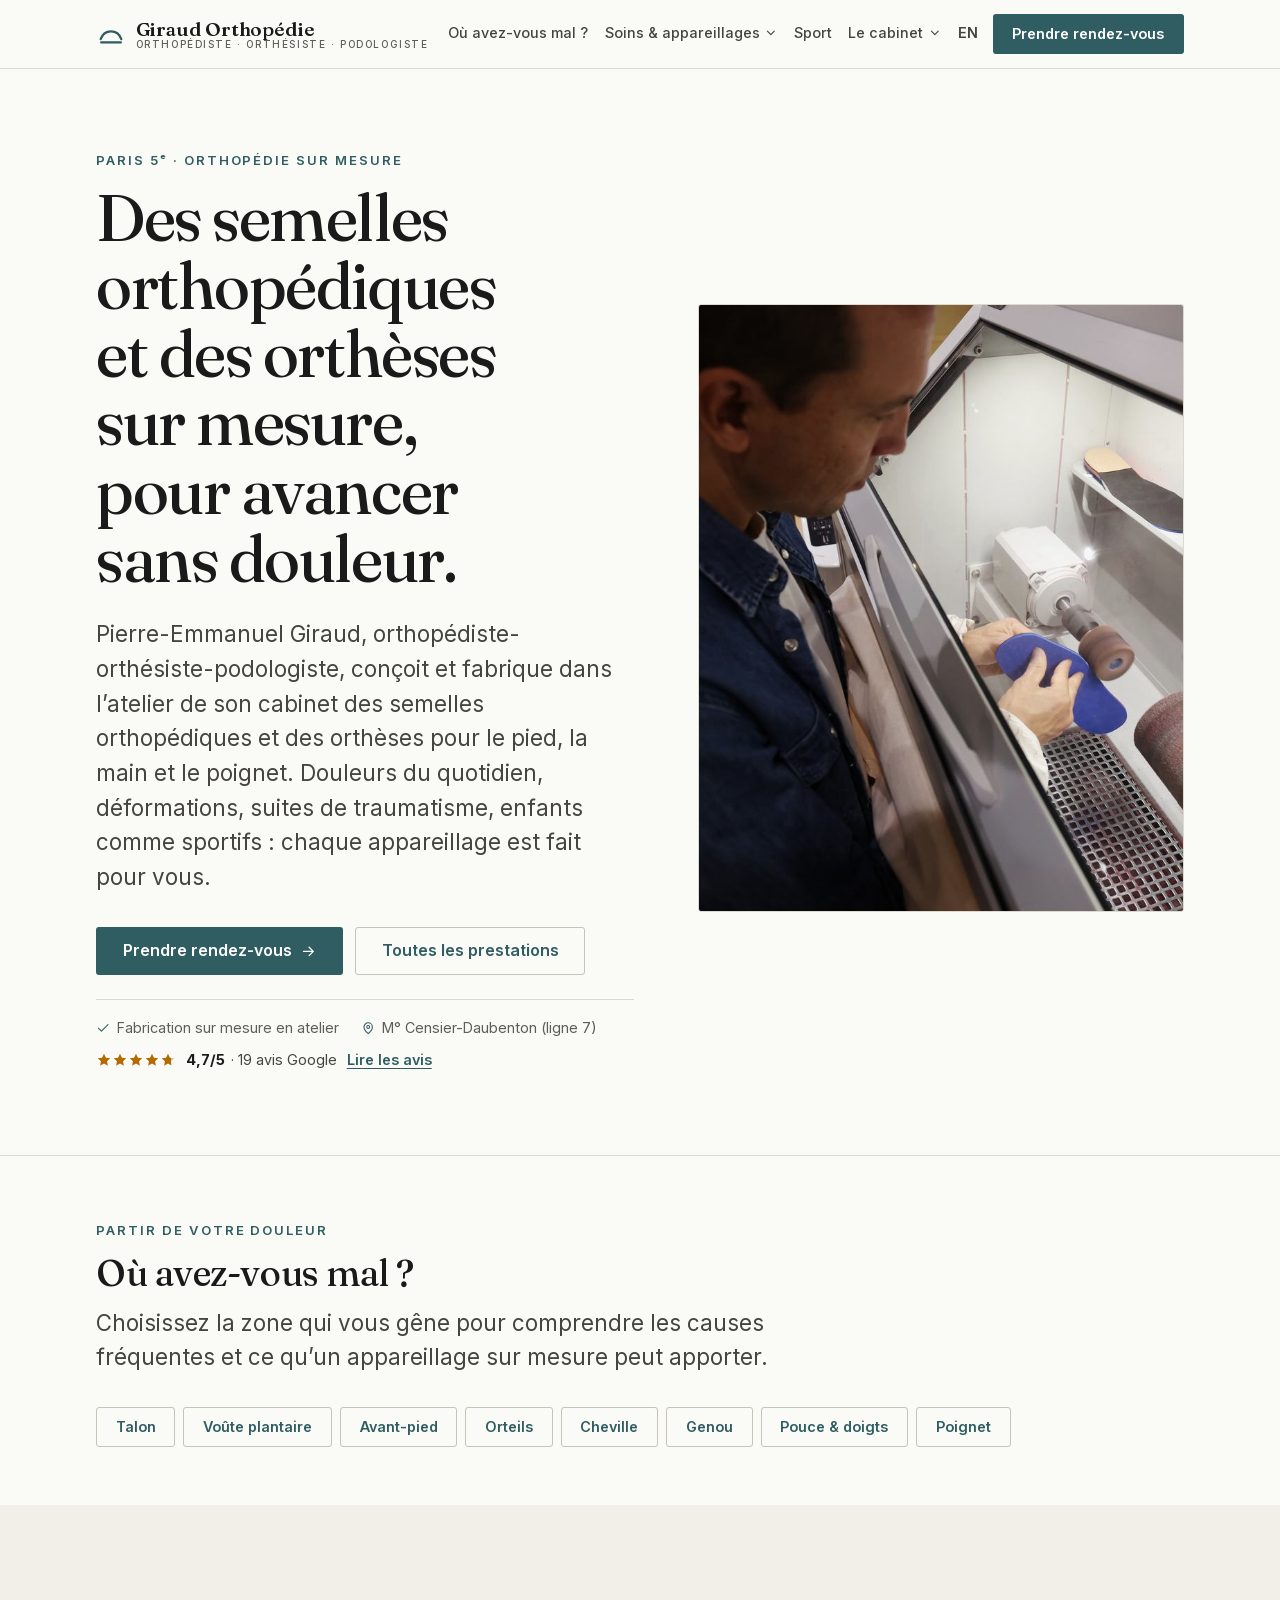
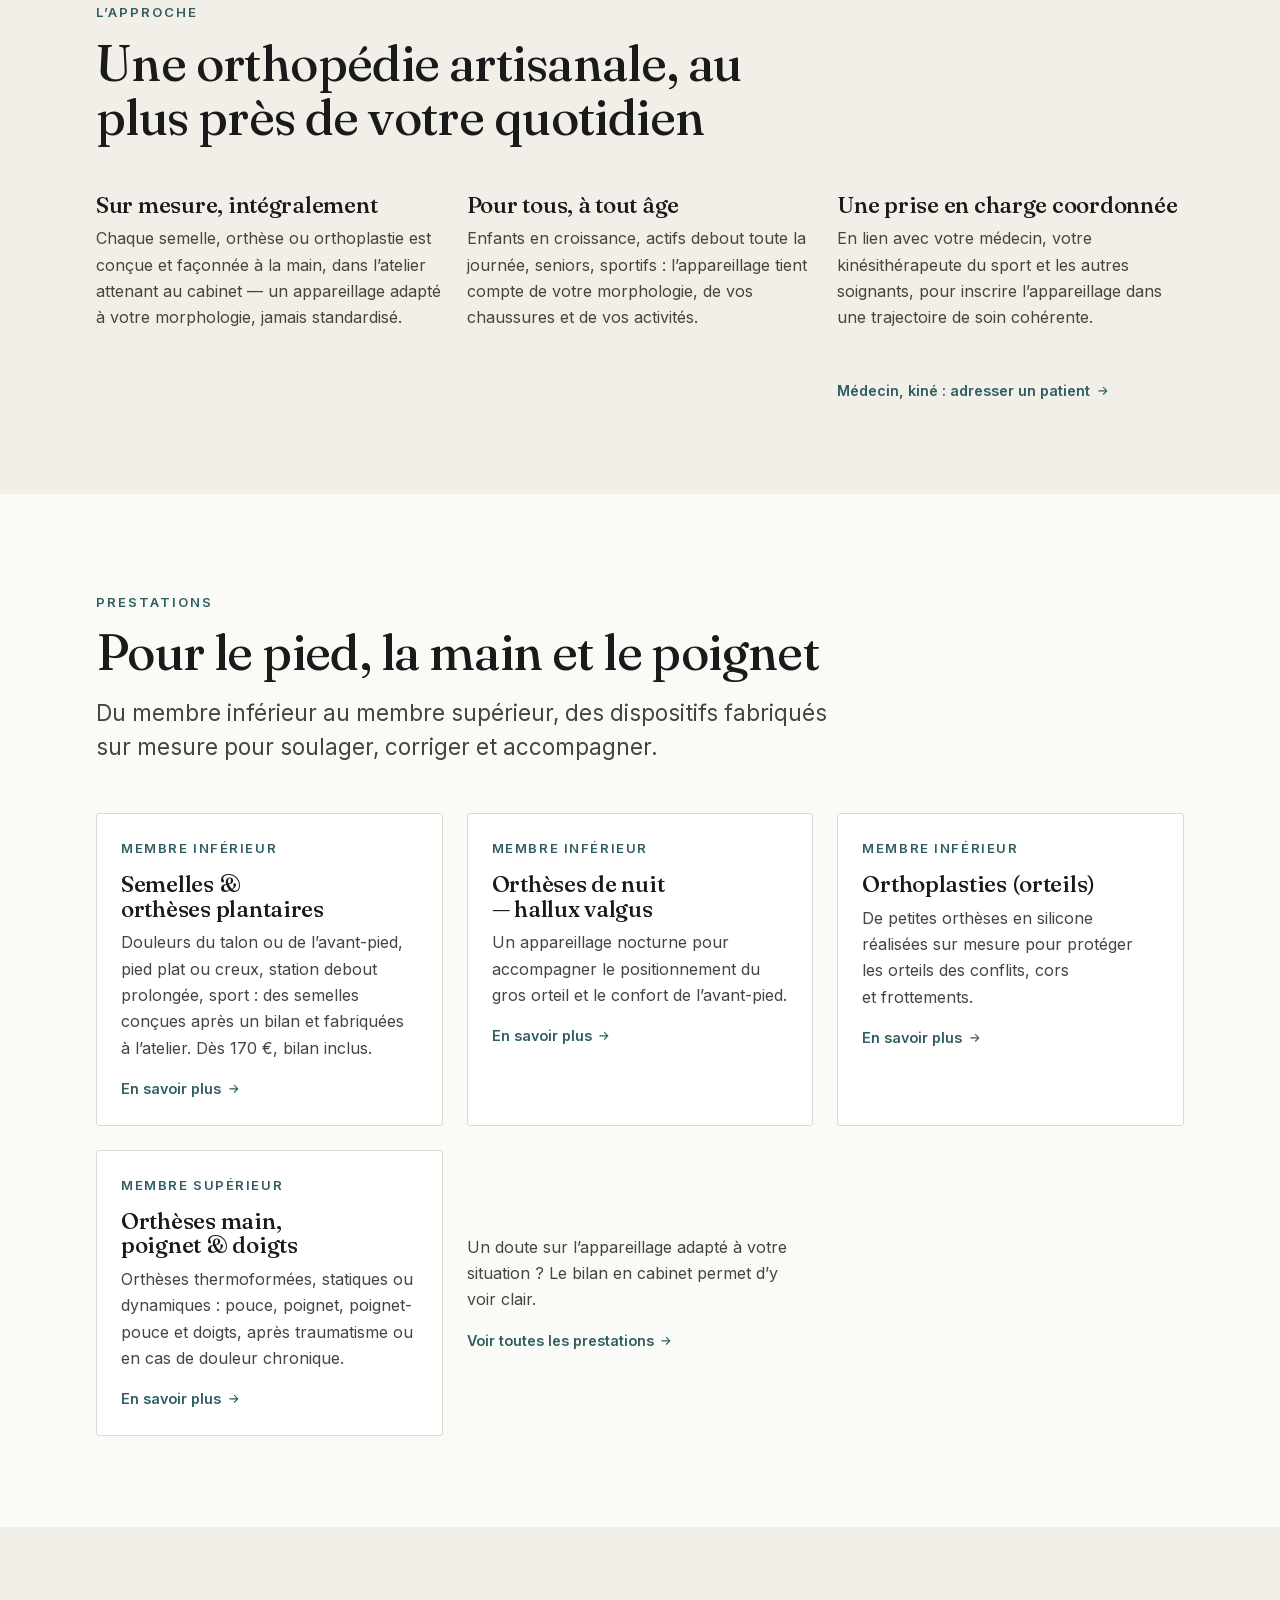
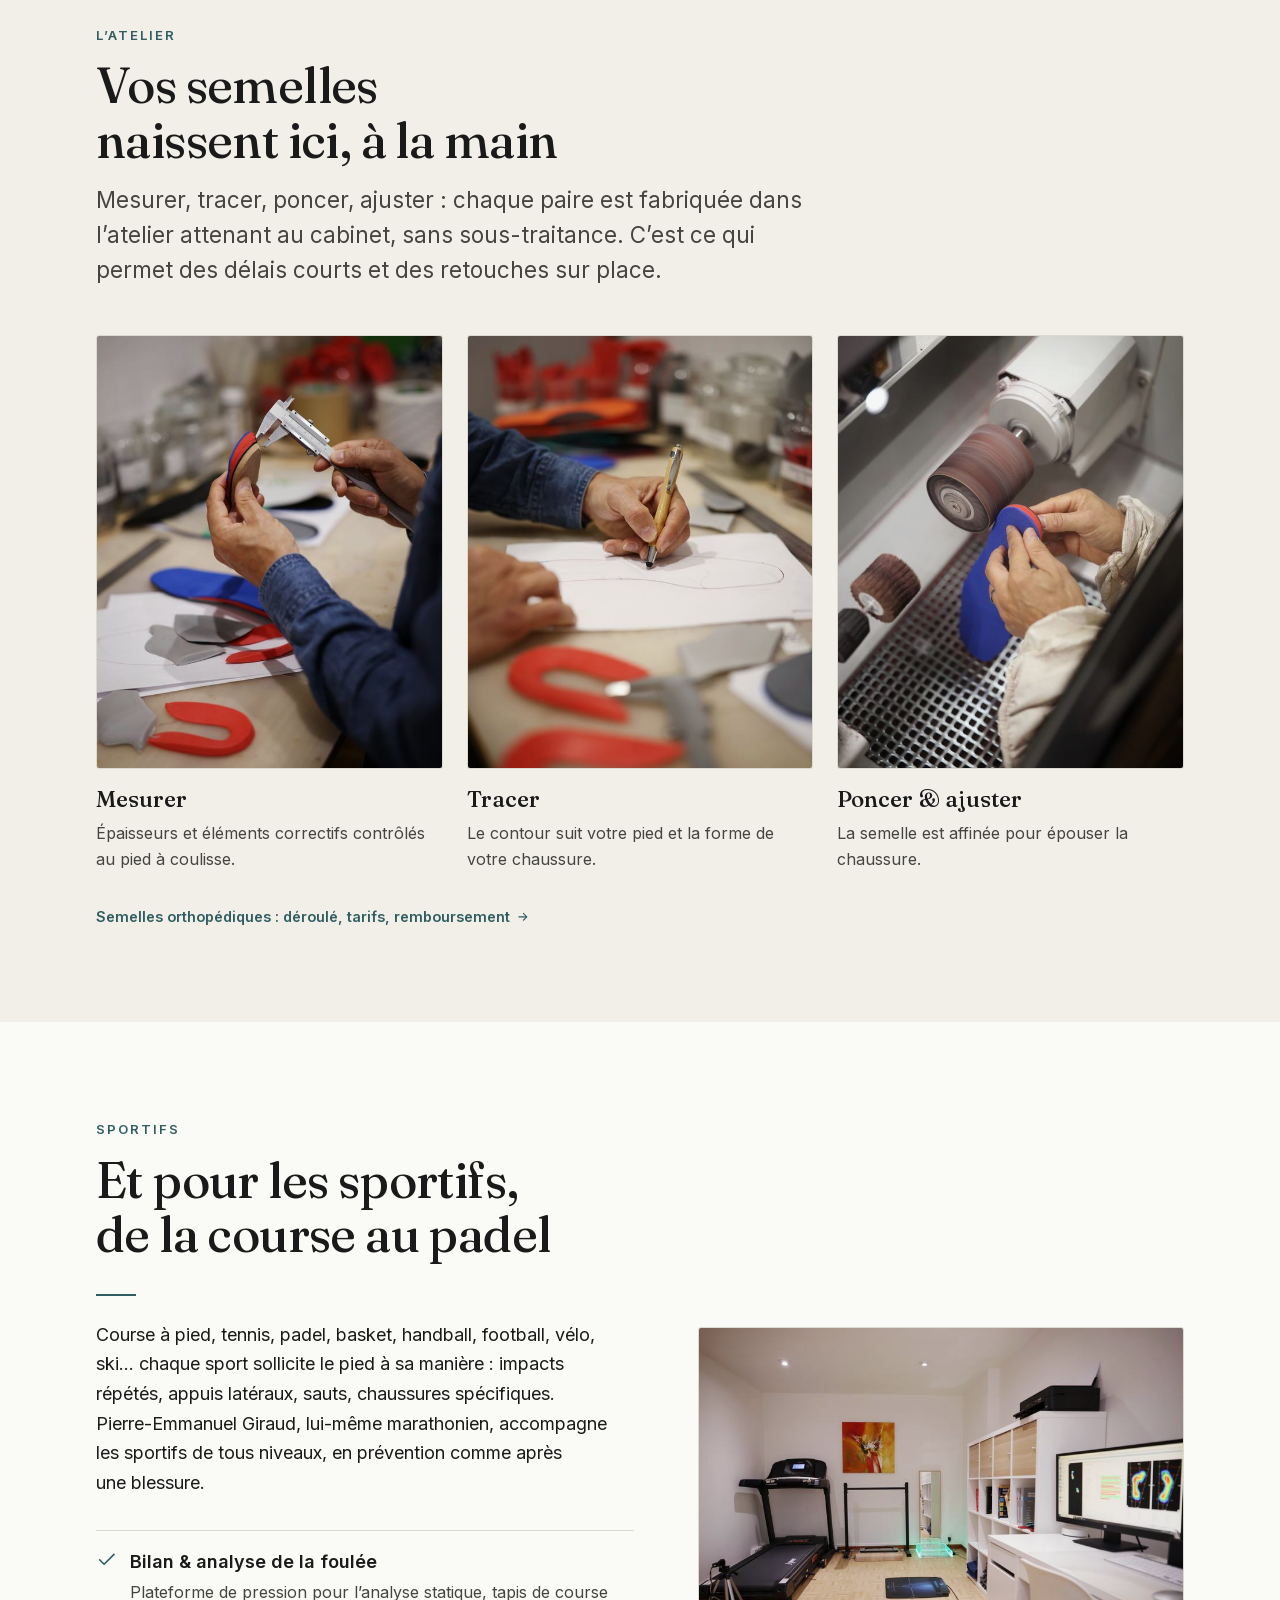
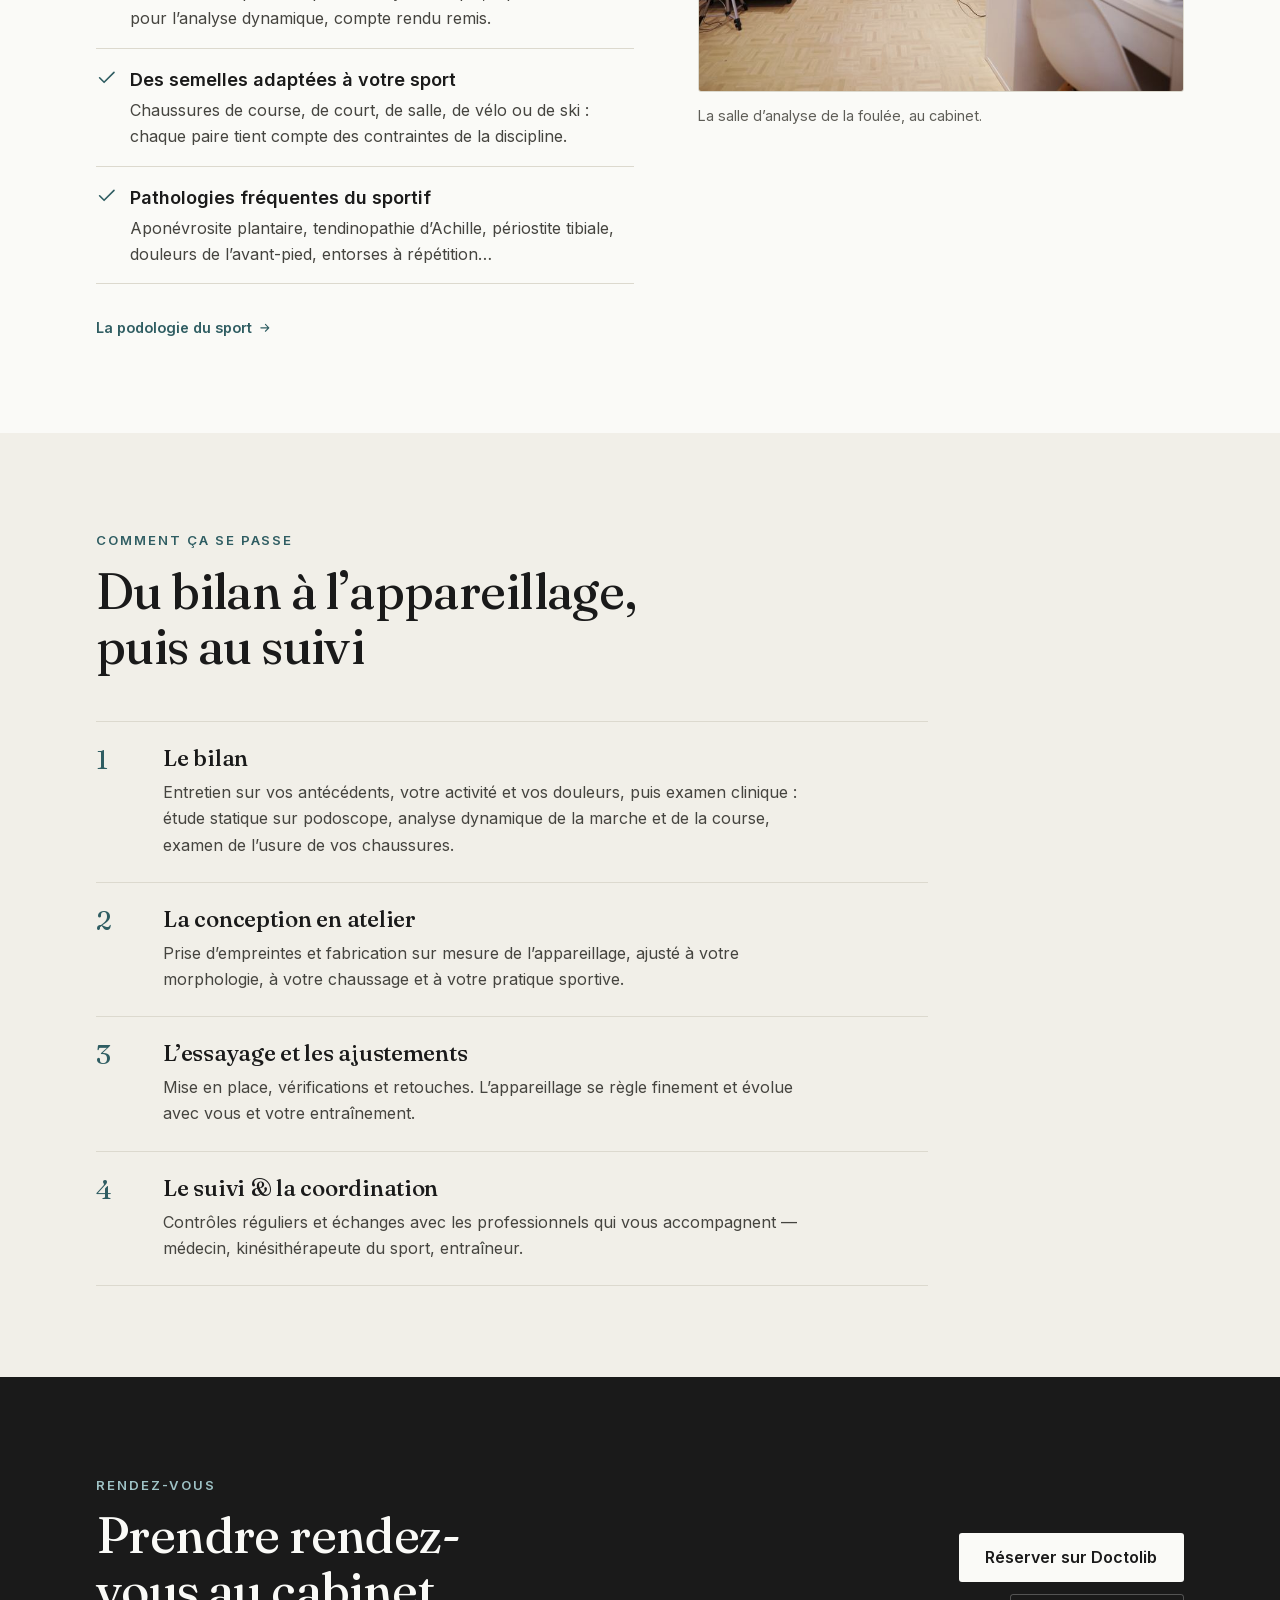
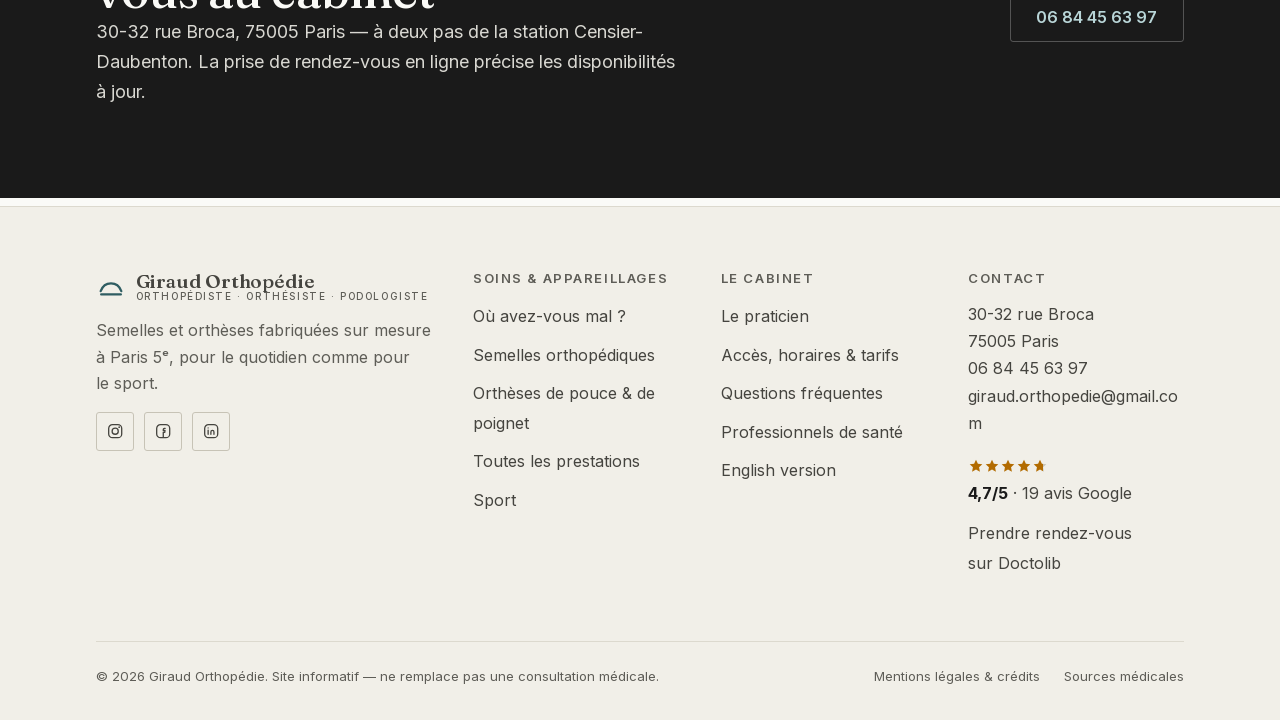
<file: index.html>
<!DOCTYPE html>
<html lang="fr">
<head>
<meta charset="utf-8">
<script>document.documentElement.classList.add('js');</script>
<meta name="viewport" content="width=device-width, initial-scale=1">
<title>Semelles orthopédiques et orthèses sur mesure à Paris 5ᵉ — Giraud Orthopédie</title>
<meta name="description" content="Semelles orthopédiques, orthèses de nuit, orthoplasties et orthèses de la main fabriquées sur mesure dans l’atelier du cabinet, rue Broca (Paris 5ᵉ, Censier-Daubenton). Pour le quotidien comme pour le sport. 4,7/5 sur Google.">
<meta name="theme-color" content="#FAFAF7">
<link rel="canonical" href="https://www.giraud-orthopedie.fr/">
<link rel="alternate" hreflang="fr" href="https://www.giraud-orthopedie.fr/">
<link rel="alternate" hreflang="en" href="https://www.giraud-orthopedie.fr/custom-orthotics-paris.html">
<link rel="alternate" hreflang="x-default" href="https://www.giraud-orthopedie.fr/">
<meta property="og:site_name" content="Giraud Orthopédie">
<meta property="og:url" content="https://www.giraud-orthopedie.fr/">
<meta name="twitter:card" content="summary_large_image">
<meta property="og:type" content="website">
<meta property="og:locale" content="fr_FR">
<meta property="og:title" content="Giraud Orthopédie — Semelles orthopédiques sur mesure à Paris 5ᵉ">
<meta property="og:description" content="Semelles et orthèses fabriquées sur mesure à Paris 5ᵉ, pour le quotidien comme pour le sport.">
<meta property="og:image" content="https://www.giraud-orthopedie.fr/assets/img/og-image.png">
<meta property="og:image:width" content="1200">
<meta property="og:image:height" content="630">
<link rel="icon" href="assets/img/favicon.svg" type="image/svg+xml">
<link rel="apple-touch-icon" href="assets/img/favicon.svg">
<link rel="preload" href="assets/fonts/inter-latin.woff2" as="font" type="font/woff2" crossorigin>
<link rel="preload" href="assets/fonts/fraunces-latin.woff2" as="font" type="font/woff2" crossorigin>
<link rel="stylesheet" href="assets/css/style.css">
<script type="application/ld+json">
{
  "@context": "https://schema.org",
  "@type": "MedicalBusiness",
  "@id": "https://www.giraud-orthopedie.fr/#cabinet",
  "name": "Giraud Orthopédie — Pierre-Emmanuel Giraud",
  "description": "Orthopédiste-orthésiste-podologiste à Paris 5ᵉ. Semelles orthopédiques, orthèses de nuit pour hallux valgus, orthoplasties et orthèses de la main et du poignet, fabriquées sur mesure dans l’atelier du cabinet. Bilan podologique pour adultes et enfants ; accompagnement des sportifs.",
  "image": ["https://www.giraud-orthopedie.fr/assets/img/podologiste-paris-5-atelier-semelle-1200.jpg", "https://www.giraud-orthopedie.fr/assets/img/cabinet-giraud-orthopedie-salle-attente-1600.jpg", "https://www.giraud-orthopedie.fr/assets/img/analyse-foulee-tapis-plateforme-paris-5-1600.jpg"],
  "logo": "https://www.giraud-orthopedie.fr/assets/img/og-image.png",
  "url": "https://www.giraud-orthopedie.fr",
  "priceRange": "€€",
  "telephone": "+33684456397",
  "email": "giraud.orthopedie@gmail.com",
  "address": {
    "@type": "PostalAddress",
    "streetAddress": "30-32 rue Broca",
    "postalCode": "75005",
    "addressLocality": "Paris",
    "addressCountry": "FR"
  },
  "geo": {"@type": "GeoCoordinates", "latitude": 48.8382762, "longitude": 2.3479628},
  "hasMap": "https://www.google.com/maps?cid=18077941117600670560",
  "knowsLanguage": ["fr", "en", "es"],
  "paymentAccepted": "Carte bancaire, espèces",
  "areaServed": ["Paris 5e", "Paris 13e", "Paris 14e", "Paris 6e", "Paris"],
  "medicalSpecialty": "Podiatric",
  "sameAs": [
    "https://www.instagram.com/giraud_orthopedie_paris/",
    "https://www.facebook.com/p/Giraud-Orthop%C3%A9die-100063667833870/",
    "https://www.linkedin.com/in/pierre-emmanuel-giraud-6b8389175/",
    "https://www.doctolib.fr/orthopediste-orthesiste/paris/pierre-emmanuel-giraud",
    "https://www.google.com/maps?cid=18077941117600670560"
  ]
}
</script>
</head>
<body>
<a class="skip-link" href="#main">Aller au contenu principal</a>

<header class="site-header">
  <div class="container site-header__inner">
    <a class="brand" href="./" aria-label="Giraud Orthopédie — accueil">
      <svg class="brand__mark" viewBox="0 0 32 32" aria-hidden="true" focusable="false">
        <path d="M5 21.5 C 9 10.5, 23 10.5, 27 21.5" fill="none" stroke="currentColor" stroke-width="2.4" stroke-linecap="round"/>
        <line x1="5.5" y1="25" x2="26.5" y2="25" stroke="currentColor" stroke-width="2.4" stroke-linecap="round"/>
      </svg>
      <span class="brand__name">Giraud Orthopédie<small>Orthopédiste · Orthésiste · Podologiste</small></span>
    </a>
    <button class="menu-toggle" type="button" aria-expanded="false" aria-controls="site-nav">
      <span class="menu-toggle__bars" aria-hidden="true"><span></span></span>
      <span>Menu</span>
    </button>
    <nav class="site-nav" id="site-nav" data-collapsible aria-label="Navigation principale">
      <ul class="site-nav__list">
        <li><a class="site-nav__link" href="douleurs.html">Où avez-vous mal&nbsp;?</a></li>
        <li class="site-nav__item has-sub">
          <button class="site-nav__link site-nav__toggle" type="button" aria-expanded="false" aria-controls="sub-soins">Soins &amp; appareillages<svg class="site-nav__chev" viewBox="0 0 24 24" fill="none" stroke="currentColor" stroke-width="2" stroke-linecap="round" stroke-linejoin="round" aria-hidden="true"><path d="m6 9 6 6 6-6"/></svg></button>
          <span class="site-nav__heading">Soins &amp; appareillages</span>
          <ul class="site-nav__sub" id="sub-soins">
          <li><a href="semelles-orthopediques-paris.html">Semelles orthopédiques</a></li>
          <li><a href="orthese-pouce-poignet-sur-mesure.html">Orthèses de pouce &amp; de poignet</a></li>
          <li><a href="prestations.html#hallux">Orthèses de nuit &amp; orthoplasties</a></li>
          <li><a href="prestations.html">Toutes les prestations</a></li>
          </ul>
        </li>
        <li><a class="site-nav__link" href="sport.html">Sport</a></li>
        <li class="site-nav__item has-sub">
          <button class="site-nav__link site-nav__toggle" type="button" aria-expanded="false" aria-controls="sub-cabinet">Le cabinet<svg class="site-nav__chev" viewBox="0 0 24 24" fill="none" stroke="currentColor" stroke-width="2" stroke-linecap="round" stroke-linejoin="round" aria-hidden="true"><path d="m6 9 6 6 6-6"/></svg></button>
          <span class="site-nav__heading">Le cabinet</span>
          <ul class="site-nav__sub" id="sub-cabinet">
          <li><a href="praticien.html">Le praticien</a></li>
          <li><a href="infos-pratiques.html">Accès, horaires &amp; tarifs</a></li>
          <li><a href="faq.html">Questions fréquentes</a></li>
          <li><a href="professionnels-de-sante.html">Professionnels de santé</a></li>
          </ul>
        </li>
        <li><a class="site-nav__link site-nav__lang" href="custom-orthotics-paris.html" hreflang="en" lang="en" title="English version">EN<span class="site-nav__lang-long"> — English version</span></a></li>
        <li><a class="btn btn--primary" href="https://www.doctolib.fr/orthopediste-orthesiste/paris/pierre-emmanuel-giraud" target="_blank" rel="noopener">Prendre rendez-vous</a></li>
      </ul>
    </nav>
  </div>
</header>

<main id="main">

  <!-- HÉROS -->
  <section class="hero">
    <div class="container">
      <div class="hero__grid">
        <div>
          <span class="eyebrow">Paris 5ᵉ · Orthopédie sur mesure</span>
          <h1 class="hero__title">Des semelles orthopédiques et des orthèses sur mesure, pour avancer sans douleur.</h1>
          <p class="lead hero__lead">Pierre-Emmanuel Giraud, orthopédiste-orthésiste-podologiste, conçoit et fabrique dans l’atelier de son cabinet des semelles orthopédiques et des orthèses pour le pied, la main et le poignet. Douleurs du quotidien, déformations, suites de traumatisme, enfants comme sportifs&nbsp;: chaque appareillage est fait pour vous.</p>
          <div class="btn-row hero__cta">
            <a class="btn btn--primary btn--lg" href="https://www.doctolib.fr/orthopediste-orthesiste/paris/pierre-emmanuel-giraud" target="_blank" rel="noopener">
              Prendre rendez-vous
              <svg class="ico" viewBox="0 0 24 24" fill="none" stroke="currentColor" stroke-width="1.8" stroke-linecap="round" stroke-linejoin="round" aria-hidden="true"><path d="M5 12h14M13 6l6 6-6 6"/></svg>
            </a>
            <a class="btn btn--ghost btn--lg" href="prestations.html">Toutes les prestations</a>
          </div>
          <p class="hero__meta">
            <span><svg class="ico" viewBox="0 0 24 24" fill="none" stroke="currentColor" stroke-width="1.8" stroke-linecap="round" stroke-linejoin="round" aria-hidden="true"><path d="M20 6 9 17l-5-5"/></svg> Fabrication sur mesure en atelier</span>
            <span><svg class="ico" viewBox="0 0 24 24" fill="none" stroke="currentColor" stroke-width="1.8" stroke-linecap="round" stroke-linejoin="round" aria-hidden="true"><path d="M12 21s-7-5.5-7-11a7 7 0 0 1 14 0c0 5.5-7 11-7 11Z"/><circle cx="12" cy="10" r="2.4"/></svg> M° Censier-Daubenton (ligne&nbsp;7)</span>
            <a class="rating" href="https://www.google.com/maps?cid=18077941117600670560" target="_blank" rel="noopener"><span class="stars" style="--rating:4.7" aria-hidden="true"></span><span><span class="rating__score">4,7/5</span> · 19 avis Google</span><span class="rating__more">Lire les avis<span class="sr-only"> (nouvelle fenêtre)</span></span></a>
          </p>
        </div>
        <figure class="figure figure--tall figure--real">
          <img src="assets/img/podologiste-paris-5-atelier-semelle-1200.jpg" srcset="assets/img/podologiste-paris-5-atelier-semelle-700.jpg 700w, assets/img/podologiste-paris-5-atelier-semelle-1200.jpg 1200w" sizes="(min-width: 58em) 34rem, 100vw" width="1200" height="1499" alt="Pierre-Emmanuel Giraud façonnant une semelle orthopédique sur mesure dans l’atelier de son cabinet, rue Broca à Paris 5ᵉ." fetchpriority="high" decoding="async">
        </figure>
      </div>
    </div>
  </section>

  <!-- PAR LA DOULEUR -->
  <section class="section--tight" aria-labelledby="douleur-title" style="border-top:1px solid var(--line)">
    <div class="container" style="padding-block:clamp(2.5rem,2rem+2vw,3.5rem)">
      <span class="eyebrow">Partir de votre douleur</span>
      <h2 id="douleur-title" style="font-size:var(--fs-500)">Où avez-vous mal&nbsp;?</h2>
      <p class="lead" style="margin-top:var(--sp-3)">Choisissez la zone qui vous gêne pour comprendre les causes fréquentes et ce qu’un appareillage sur mesure peut apporter.</p>
      <ul class="zone-list">
        <li><a class="btn btn--ghost" href="douleurs.html#talon">Talon</a></li>
        <li><a class="btn btn--ghost" href="douleurs.html#voute">Voûte plantaire</a></li>
        <li><a class="btn btn--ghost" href="douleurs.html#avant-pied">Avant-pied</a></li>
        <li><a class="btn btn--ghost" href="douleurs.html#orteils">Orteils</a></li>
        <li><a class="btn btn--ghost" href="douleurs.html#cheville">Cheville</a></li>
        <li><a class="btn btn--ghost" href="douleurs.html#genou">Genou</a></li>
        <li><a class="btn btn--ghost" href="douleurs.html#main-pouce">Pouce &amp; doigts</a></li>
        <li><a class="btn btn--ghost" href="douleurs.html#poignet">Poignet</a></li>
      </ul>
    </div>
  </section>

  <!-- APPROCHE -->
  <section class="section section--alt" aria-labelledby="approche-title">
    <div class="container">
      <div class="section-head">
        <span class="eyebrow">L’approche</span>
        <h2 id="approche-title">Une orthopédie artisanale, au plus près de votre quotidien</h2>
      </div>
      <div class="grid grid--3">
        <div class="card card--plain">
          <h3>Sur mesure, intégralement</h3>
          <p>Chaque semelle, orthèse ou orthoplastie est conçue et façonnée à la main, dans l’atelier attenant au cabinet — un appareillage adapté à votre morphologie, jamais standardisé.</p>
        </div>
        <div class="card card--plain">
          <h3>Pour tous, à tout âge</h3>
          <p>Enfants en croissance, actifs debout toute la journée, seniors, sportifs&nbsp;: l’appareillage tient compte de votre morphologie, de vos chaussures et de vos activités.</p>
        </div>
        <div class="card card--plain">
          <h3>Une prise en charge coordonnée</h3>
          <p>En lien avec votre médecin, votre kinésithérapeute du sport et les autres soignants, pour inscrire l’appareillage dans une trajectoire de soin cohérente.</p>
          <p class="mt-6"><a class="arrow-link" href="professionnels-de-sante.html">Médecin, kiné&nbsp;: adresser un patient <svg class="ico" viewBox="0 0 24 24" fill="none" stroke="currentColor" stroke-width="1.9" stroke-linecap="round" stroke-linejoin="round" aria-hidden="true"><path d="M5 12h14M13 6l6 6-6 6"/></svg></a></p>
        </div>
      </div>
    </div>
  </section>

  <!-- PRESTATIONS -->
  <section class="section" aria-labelledby="prestations-title">
    <div class="container">
      <div class="section-head">
        <span class="eyebrow">Prestations</span>
        <h2 id="prestations-title">Pour le pied, la main et le poignet</h2>
        <p class="lead">Du membre inférieur au membre supérieur, des dispositifs fabriqués sur mesure pour soulager, corriger et accompagner.</p>
      </div>
      <div class="grid grid--3">
        <a class="card card--link" href="semelles-orthopediques-paris.html">
          <span class="card__kicker">Membre inférieur</span>
          <h3>Semelles &amp; orthèses plantaires</h3>
          <p>Douleurs du talon ou de l’avant-pied, pied plat ou creux, station debout prolongée, sport&nbsp;: des semelles conçues après un bilan et fabriquées à l’atelier. Dès 170&nbsp;€, bilan inclus.</p>
          <span class="arrow-link">En savoir plus <svg class="ico" viewBox="0 0 24 24" fill="none" stroke="currentColor" stroke-width="1.9" stroke-linecap="round" stroke-linejoin="round" aria-hidden="true"><path d="M5 12h14M13 6l6 6-6 6"/></svg></span>
        </a>
        <a class="card card--link" href="prestations.html#hallux">
          <span class="card__kicker">Membre inférieur</span>
          <h3>Orthèses de nuit — hallux valgus</h3>
          <p>Un appareillage nocturne pour accompagner le positionnement du gros orteil et le confort de l’avant-pied.</p>
          <span class="arrow-link">En savoir plus <svg class="ico" viewBox="0 0 24 24" fill="none" stroke="currentColor" stroke-width="1.9" stroke-linecap="round" stroke-linejoin="round" aria-hidden="true"><path d="M5 12h14M13 6l6 6-6 6"/></svg></span>
        </a>
        <a class="card card--link" href="prestations.html#orthoplasties">
          <span class="card__kicker">Membre inférieur</span>
          <h3>Orthoplasties (orteils)</h3>
          <p>De petites orthèses en silicone réalisées sur mesure pour protéger les orteils des conflits, cors et frottements.</p>
          <span class="arrow-link">En savoir plus <svg class="ico" viewBox="0 0 24 24" fill="none" stroke="currentColor" stroke-width="1.9" stroke-linecap="round" stroke-linejoin="round" aria-hidden="true"><path d="M5 12h14M13 6l6 6-6 6"/></svg></span>
        </a>
        <a class="card card--link" href="orthese-pouce-poignet-sur-mesure.html">
          <span class="card__kicker">Membre supérieur</span>
          <h3>Orthèses main, poignet &amp; doigts</h3>
          <p>Orthèses thermoformées, statiques ou dynamiques&nbsp;: pouce, poignet, poignet-pouce et doigts, après traumatisme ou en cas de douleur chronique.</p>
          <span class="arrow-link">En savoir plus <svg class="ico" viewBox="0 0 24 24" fill="none" stroke="currentColor" stroke-width="1.9" stroke-linecap="round" stroke-linejoin="round" aria-hidden="true"><path d="M5 12h14M13 6l6 6-6 6"/></svg></span>
        </a>
        <div class="card card--plain" style="justify-content:center">
          <p class="text-muted">Un doute sur l’appareillage adapté à votre situation&nbsp;? Le bilan en cabinet permet d’y voir clair.</p>
          <a class="arrow-link mt-6" href="prestations.html">Voir toutes les prestations <svg class="ico" viewBox="0 0 24 24" fill="none" stroke="currentColor" stroke-width="1.9" stroke-linecap="round" stroke-linejoin="round" aria-hidden="true"><path d="M5 12h14M13 6l6 6-6 6"/></svg></a>
        </div>
      </div>
    </div>
  </section>

  <!-- L'ATELIER -->
  <section class="section section--alt" aria-labelledby="atelier-title">
    <div class="container">
      <div class="section-head">
        <span class="eyebrow">L’atelier</span>
        <h2 id="atelier-title">Vos semelles naissent ici, à la main</h2>
        <p class="lead">Mesurer, tracer, poncer, ajuster&nbsp;: chaque paire est fabriquée dans l’atelier attenant au cabinet, sans sous-traitance. C’est ce qui permet des délais courts et des retouches sur place.</p>
      </div>
      <ul class="gallery">
        <li><figure><div class="figure figure--real"><img src="assets/img/semelles-orthopediques-sur-mesure-mesure-600.jpg" srcset="assets/img/semelles-orthopediques-sur-mesure-mesure-600.jpg 600w, assets/img/semelles-orthopediques-sur-mesure-mesure-900.jpg 900w" sizes="(min-width: 40em) 30vw, 100vw" width="600" height="750" alt="Mesure d’une semelle orthopédique au pied à coulisse sur l’établi." loading="lazy" decoding="async"></div><figcaption><strong>Mesurer</strong>Épaisseurs et éléments correctifs contrôlés au pied à coulisse.</figcaption></figure></li>
        <li><figure><div class="figure figure--real"><img src="assets/img/semelles-orthopediques-sur-mesure-tracage-600.jpg" srcset="assets/img/semelles-orthopediques-sur-mesure-tracage-600.jpg 600w, assets/img/semelles-orthopediques-sur-mesure-tracage-900.jpg 900w" sizes="(min-width: 40em) 30vw, 100vw" width="600" height="750" alt="Traçage du contour d’une semelle sur papier dans l’atelier." loading="lazy" decoding="async"></div><figcaption><strong>Tracer</strong>Le contour suit votre pied et la forme de votre chaussure.</figcaption></figure></li>
        <li><figure><div class="figure figure--real"><img src="assets/img/semelles-orthopediques-sur-mesure-poncage-600.jpg" srcset="assets/img/semelles-orthopediques-sur-mesure-poncage-600.jpg 600w, assets/img/semelles-orthopediques-sur-mesure-poncage-900.jpg 900w" sizes="(min-width: 40em) 30vw, 100vw" width="600" height="750" alt="Ponçage d’une semelle bleue sur la ponceuse de l’atelier." loading="lazy" decoding="async"></div><figcaption><strong>Poncer &amp; ajuster</strong>La semelle est affinée pour épouser la chaussure.</figcaption></figure></li>
      </ul>
      <a class="arrow-link mt-6" href="semelles-orthopediques-paris.html">Semelles orthopédiques&nbsp;: déroulé, tarifs, remboursement <svg class="ico" viewBox="0 0 24 24" fill="none" stroke="currentColor" stroke-width="1.9" stroke-linecap="round" stroke-linejoin="round" aria-hidden="true"><path d="M5 12h14M13 6l6 6-6 6"/></svg></a>
    </div>
  </section>

  <!-- SPORT (différenciant) -->
  <section class="section" aria-labelledby="sport-title">
    <div class="container">
      <div class="hero__grid">
        <div>
          <span class="eyebrow">Sportifs</span>
          <h2 id="sport-title">Et pour les sportifs, de la course au padel</h2>
          <hr class="rule-accent mt-6">
          <p class="flow">Course à pied, tennis, padel, basket, handball, football, vélo, ski… chaque sport sollicite le pied à sa manière&nbsp;: impacts répétés, appuis latéraux, sauts, chaussures spécifiques. Pierre-Emmanuel Giraud, lui-même marathonien, accompagne les sportifs de tous niveaux, en prévention comme après une blessure.</p>
          <ul class="feature-list mt-6">
            <li>
              <svg class="ico" viewBox="0 0 24 24" fill="none" stroke="currentColor" stroke-width="1.8" stroke-linecap="round" stroke-linejoin="round" aria-hidden="true"><path d="M20 6 9 17l-5-5"/></svg>
              <div><strong>Bilan &amp; analyse de la foulée</strong><p>Plateforme de pression pour l’analyse statique, tapis de course pour l’analyse dynamique, compte rendu remis.</p></div>
            </li>
            <li>
              <svg class="ico" viewBox="0 0 24 24" fill="none" stroke="currentColor" stroke-width="1.8" stroke-linecap="round" stroke-linejoin="round" aria-hidden="true"><path d="M20 6 9 17l-5-5"/></svg>
              <div><strong>Des semelles adaptées à votre sport</strong><p>Chaussures de course, de court, de salle, de vélo ou de ski&nbsp;: chaque paire tient compte des contraintes de la discipline.</p></div>
            </li>
            <li>
              <svg class="ico" viewBox="0 0 24 24" fill="none" stroke="currentColor" stroke-width="1.8" stroke-linecap="round" stroke-linejoin="round" aria-hidden="true"><path d="M20 6 9 17l-5-5"/></svg>
              <div><strong>Pathologies fréquentes du sportif</strong><p>Aponévrosite plantaire, tendinopathie d’Achille, périostite tibiale, douleurs de l’avant-pied, entorses à répétition…</p></div>
            </li>
          </ul>
          <a class="arrow-link mt-6" href="sport.html">La podologie du sport <svg class="ico" viewBox="0 0 24 24" fill="none" stroke="currentColor" stroke-width="1.9" stroke-linecap="round" stroke-linejoin="round" aria-hidden="true"><path d="M5 12h14M13 6l6 6-6 6"/></svg></a>
        </div>
        <figure class="figure-wrap">
          <div class="figure figure--real" style="aspect-ratio:4/3">
            <img src="assets/img/analyse-foulee-tapis-plateforme-paris-5-900.jpg" srcset="assets/img/analyse-foulee-tapis-plateforme-paris-5-900.jpg 900w, assets/img/analyse-foulee-tapis-plateforme-paris-5-1600.jpg 1600w" sizes="(min-width: 58em) 34rem, 100vw" width="900" height="600" alt="Salle d’analyse de la foulée du cabinet : tapis de course, plateforme de pression et écran affichant la cartographie des appuis plantaires." loading="lazy" decoding="async">
          </div>
          <figcaption>La salle d’analyse de la foulée, au cabinet.</figcaption>
        </figure>
      </div>
    </div>
  </section>

  <!-- PARCOURS DE SOIN -->
  <section class="section section--alt" aria-labelledby="parcours-title">
    <div class="container">
      <div class="section-head">
        <span class="eyebrow">Comment ça se passe</span>
        <h2 id="parcours-title">Du bilan à l’appareillage, puis au suivi</h2>
      </div>
      <div class="steps measure-wide">
        <div class="step">
          <span class="step__n" aria-hidden="true">1</span>
          <div>
            <h3>Le bilan</h3>
            <p>Entretien sur vos antécédents, votre activité et vos douleurs, puis examen clinique&nbsp;: étude statique sur podoscope, analyse dynamique de la marche et de la course, examen de l’usure de vos chaussures.</p>
          </div>
        </div>
        <div class="step">
          <span class="step__n" aria-hidden="true">2</span>
          <div>
            <h3>La conception en atelier</h3>
            <p>Prise d’empreintes et fabrication sur mesure de l’appareillage, ajusté à votre morphologie, à votre chaussage et à votre pratique sportive.</p>
          </div>
        </div>
        <div class="step">
          <span class="step__n" aria-hidden="true">3</span>
          <div>
            <h3>L’essayage et les ajustements</h3>
            <p>Mise en place, vérifications et retouches. L’appareillage se règle finement et évolue avec vous et votre entraînement.</p>
          </div>
        </div>
        <div class="step">
          <span class="step__n" aria-hidden="true">4</span>
          <div>
            <h3>Le suivi &amp; la coordination</h3>
            <p>Contrôles réguliers et échanges avec les professionnels qui vous accompagnent — médecin, kinésithérapeute du sport, entraîneur.</p>
          </div>
        </div>
      </div>
    </div>
  </section>

  <!-- BANDEAU RENDEZ-VOUS -->
  <section class="section cta-band section--ink" aria-labelledby="rdv-title">
    <div class="container">
      <div class="cta-band__grid">
        <div>
          <span class="eyebrow">Rendez-vous</span>
          <h2 id="rdv-title">Prendre rendez-vous au cabinet</h2>
          <p class="flow">30-32 rue Broca, 75005 Paris — à deux pas de la station Censier-Daubenton. La prise de rendez-vous en ligne précise les disponibilités à jour.</p>
        </div>
        <div class="cta-band__actions">
          <a class="btn btn--on-ink btn--lg" href="https://www.doctolib.fr/orthopediste-orthesiste/paris/pierre-emmanuel-giraud" target="_blank" rel="noopener">Réserver sur Doctolib</a>
          <a class="btn btn--ghost btn--lg" href="tel:+33684456397" style="color:#B9D6D8;border-color:rgba(255,255,255,.25)">06&nbsp;84&nbsp;45&nbsp;63&nbsp;97</a>
        </div>
      </div>
    </div>
  </section>

</main>

<footer class="site-footer">
  <div class="container">
    <div class="site-footer__grid">
      <div class="footer-col footer-brand">
        <a class="brand" href="./" aria-label="Giraud Orthopédie — accueil">
          <svg class="brand__mark" viewBox="0 0 32 32" aria-hidden="true" focusable="false">
            <path d="M5 21.5 C 9 10.5, 23 10.5, 27 21.5" fill="none" stroke="currentColor" stroke-width="2.4" stroke-linecap="round"/>
            <line x1="5.5" y1="25" x2="26.5" y2="25" stroke="currentColor" stroke-width="2.4" stroke-linecap="round"/>
          </svg>
          <span class="brand__name">Giraud Orthopédie<small>Orthopédiste · Orthésiste · Podologiste</small></span>
        </a>
        <p>Semelles et orthèses fabriquées sur mesure à Paris 5ᵉ, pour le quotidien comme pour le sport.</p>
        <div class="footer-social">
          <a href="https://www.instagram.com/giraud_orthopedie_paris/" target="_blank" rel="noopener" aria-label="Instagram (nouvelle fenêtre)">
            <svg class="ico" viewBox="0 0 24 24" fill="none" stroke="currentColor" stroke-width="1.7" aria-hidden="true"><rect x="3.5" y="3.5" width="17" height="17" rx="5"/><circle cx="12" cy="12" r="4"/><circle cx="17.2" cy="6.8" r="1.1" fill="currentColor" stroke="none"/></svg>
          </a>
          <a href="https://www.facebook.com/p/Giraud-Orthop%C3%A9die-100063667833870/" target="_blank" rel="noopener" aria-label="Facebook (nouvelle fenêtre)">
            <svg class="ico" viewBox="0 0 24 24" fill="none" stroke="currentColor" stroke-width="1.7" stroke-linecap="round" stroke-linejoin="round" aria-hidden="true"><rect x="3.5" y="3.5" width="17" height="17" rx="5"/><path d="M14.6 8.2h-1.1c-.85 0-1.4.55-1.4 1.45V11h2.3l-.4 2.4h-1.9V20"/></svg>
          </a>
          <a href="https://www.linkedin.com/in/pierre-emmanuel-giraud-6b8389175/" target="_blank" rel="noopener" aria-label="LinkedIn (nouvelle fenêtre)">
            <svg class="ico" viewBox="0 0 24 24" fill="none" stroke="currentColor" stroke-width="1.7" stroke-linecap="round" stroke-linejoin="round" aria-hidden="true"><rect x="3.5" y="3.5" width="17" height="17" rx="5"/><path d="M8 10.5V16M8 7.7v.01M11.6 16v-3.1a2 2 0 0 1 4 0V16"/></svg>
          </a>
        </div>
      </div>
      <div class="footer-col">
        <h2>Soins &amp; appareillages</h2>
        <ul>
          <li><a href="douleurs.html">Où avez-vous mal&nbsp;?</a></li>
          <li><a href="semelles-orthopediques-paris.html">Semelles orthopédiques</a></li>
          <li><a href="orthese-pouce-poignet-sur-mesure.html">Orthèses de pouce &amp; de poignet</a></li>
          <li><a href="prestations.html">Toutes les prestations</a></li>
          <li><a href="sport.html">Sport</a></li>
        </ul>
      </div>
      <div class="footer-col">
        <h2>Le cabinet</h2>
        <ul>
          <li><a href="praticien.html">Le praticien</a></li>
          <li><a href="infos-pratiques.html">Accès, horaires &amp; tarifs</a></li>
          <li><a href="faq.html">Questions fréquentes</a></li>
          <li><a href="professionnels-de-sante.html">Professionnels de santé</a></li>
          <li><a href="custom-orthotics-paris.html" hreflang="en" lang="en">English version</a></li>
        </ul>
      </div>
      <div class="footer-col">
        <h2>Contact</h2>
        <address>
          30-32 rue Broca<br>
          75005 Paris<br>
          <a href="tel:+33684456397">06&nbsp;84&nbsp;45&nbsp;63&nbsp;97</a><br>
          <a href="mailto:giraud.orthopedie@gmail.com">giraud.orthopedie@gmail.com</a>
        </address>
        <p style="margin-top:var(--sp-4)"><a class="rating rating--footer" href="https://www.google.com/maps?cid=18077941117600670560" target="_blank" rel="noopener"><span class="stars" style="--rating:4.7" aria-hidden="true"></span><span><span class="rating__score">4,7/5</span> · 19 avis Google<span class="sr-only"> (nouvelle fenêtre)</span></span></a></p>
        <p style="margin-top:var(--sp-3)"><a href="https://www.doctolib.fr/orthopediste-orthesiste/paris/pierre-emmanuel-giraud" target="_blank" rel="noopener">Prendre rendez-vous sur Doctolib</a></p>
      </div>
    </div>
    <div class="footer-bottom">
      <p>© 2026 Giraud Orthopédie. Site informatif — ne remplace pas une consultation médicale.</p>
      <nav aria-label="Liens secondaires">
        <a href="mentions-legales.html">Mentions légales &amp; crédits</a>
        <a href="sport.html#sources">Sources médicales</a>
      </nav>
    </div>
  </div>
</footer>

<div class="mobile-cta" role="region" aria-label="Prise de rendez-vous rapide">
  <a class="btn btn--primary" href="https://www.doctolib.fr/orthopediste-orthesiste/paris/pierre-emmanuel-giraud" target="_blank" rel="noopener">Prendre rendez-vous</a>
  <a class="btn btn--ghost" href="tel:+33684456397" aria-label="Appeler le cabinet au 06 84 45 63 97">Appeler</a>
</div>

<script src="assets/js/main.js"></script>
</body>
</html>
</file>
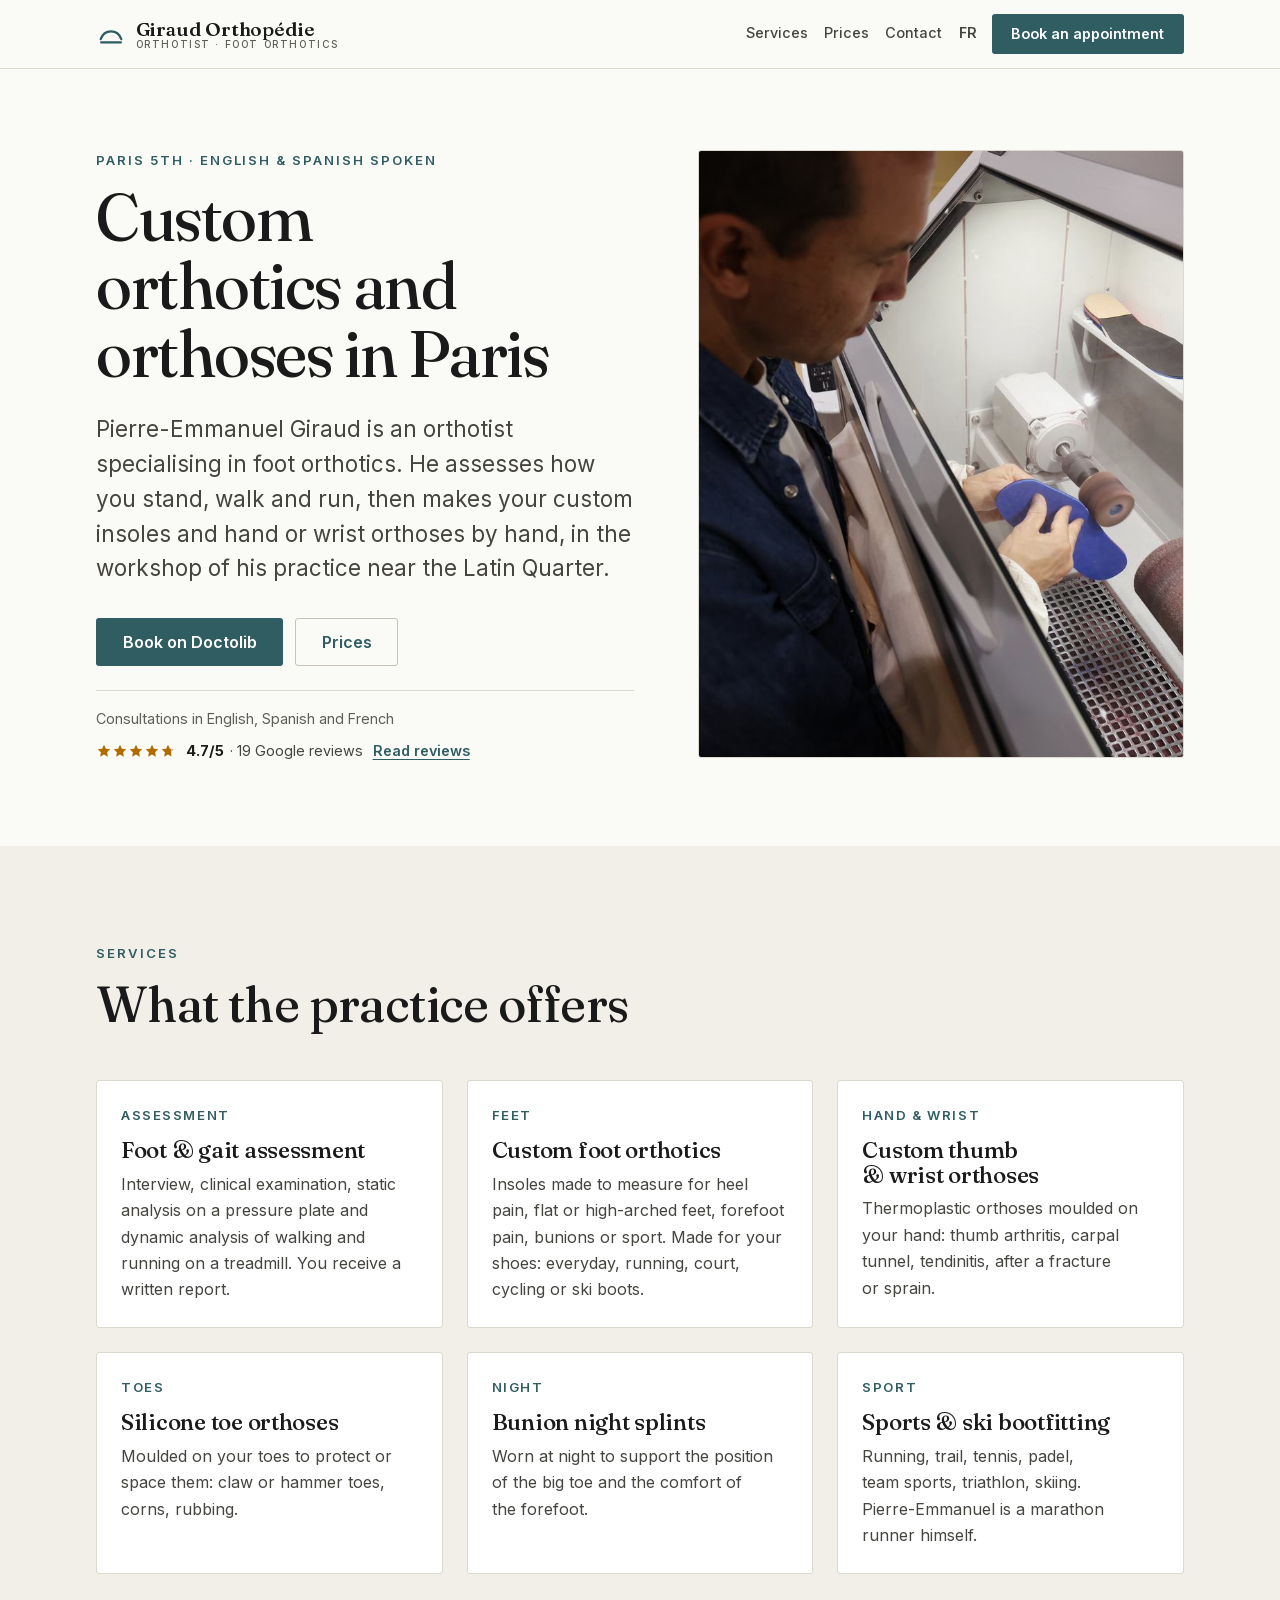
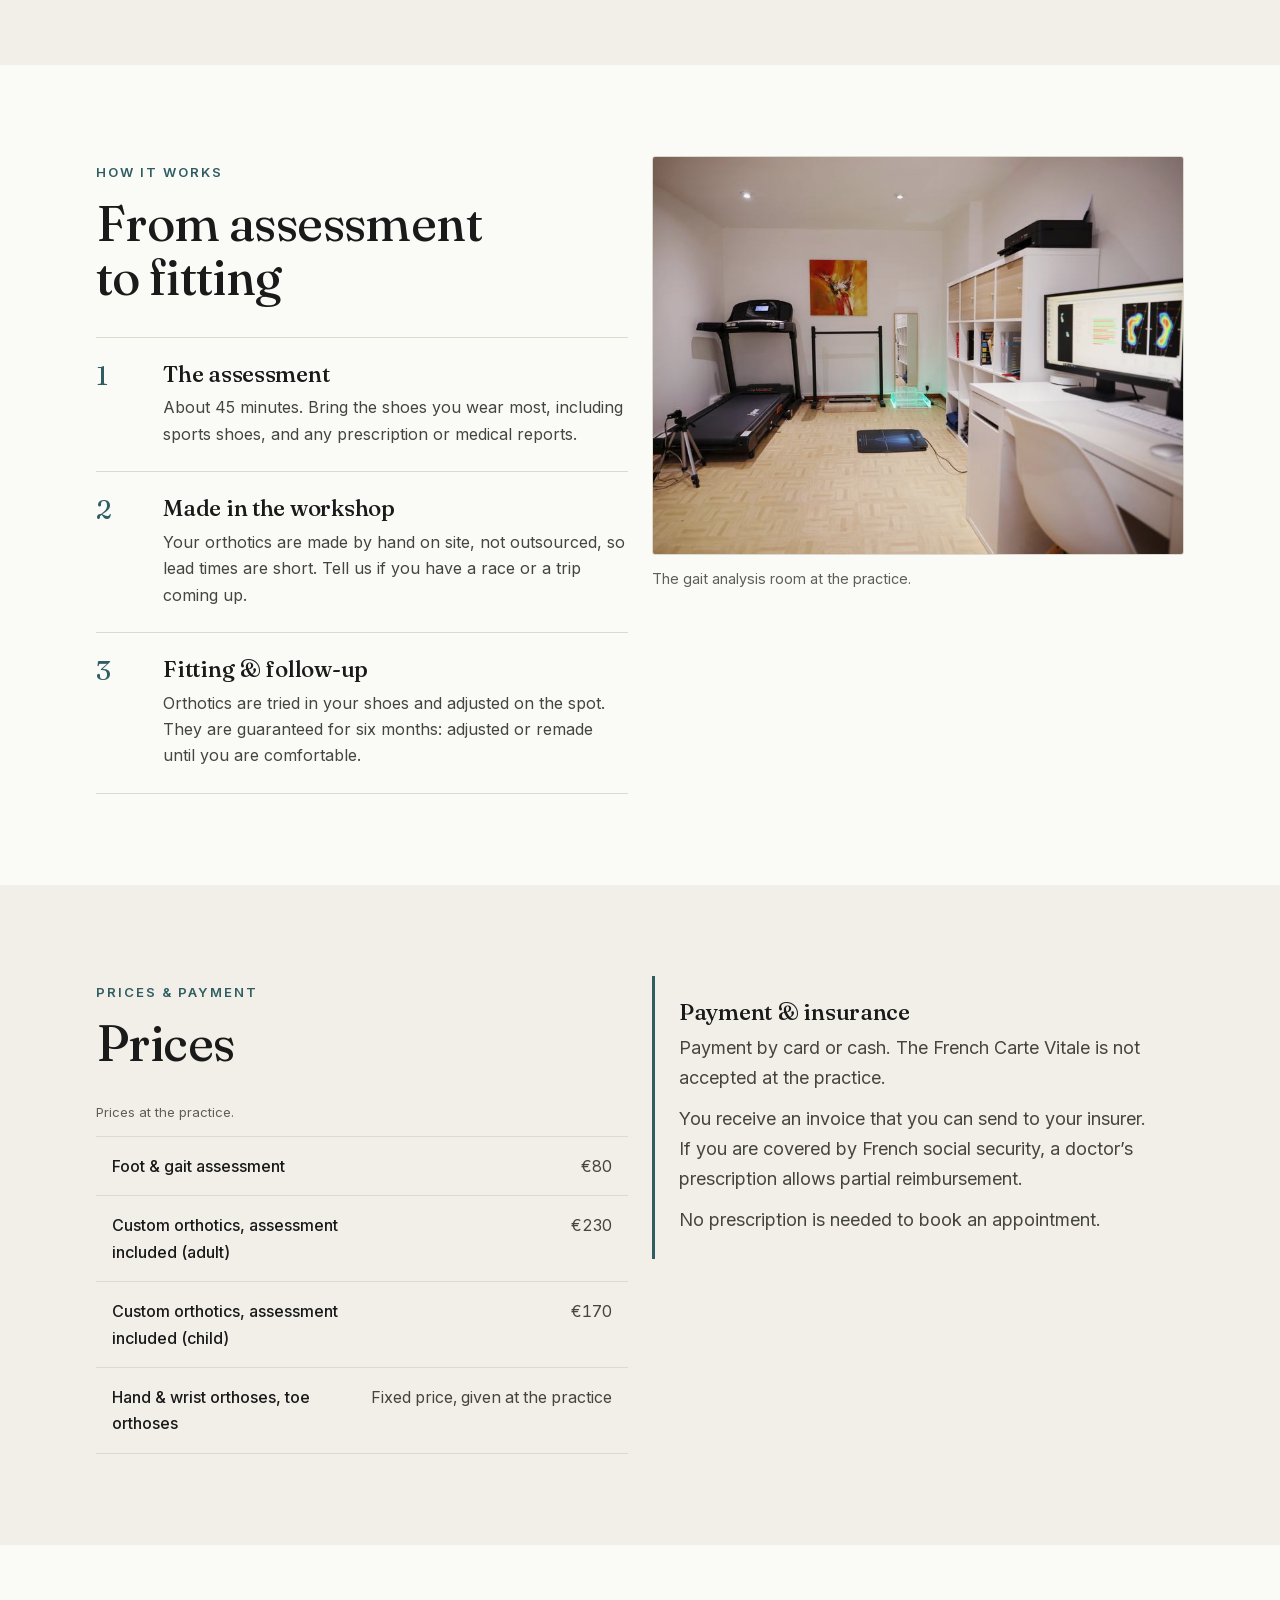
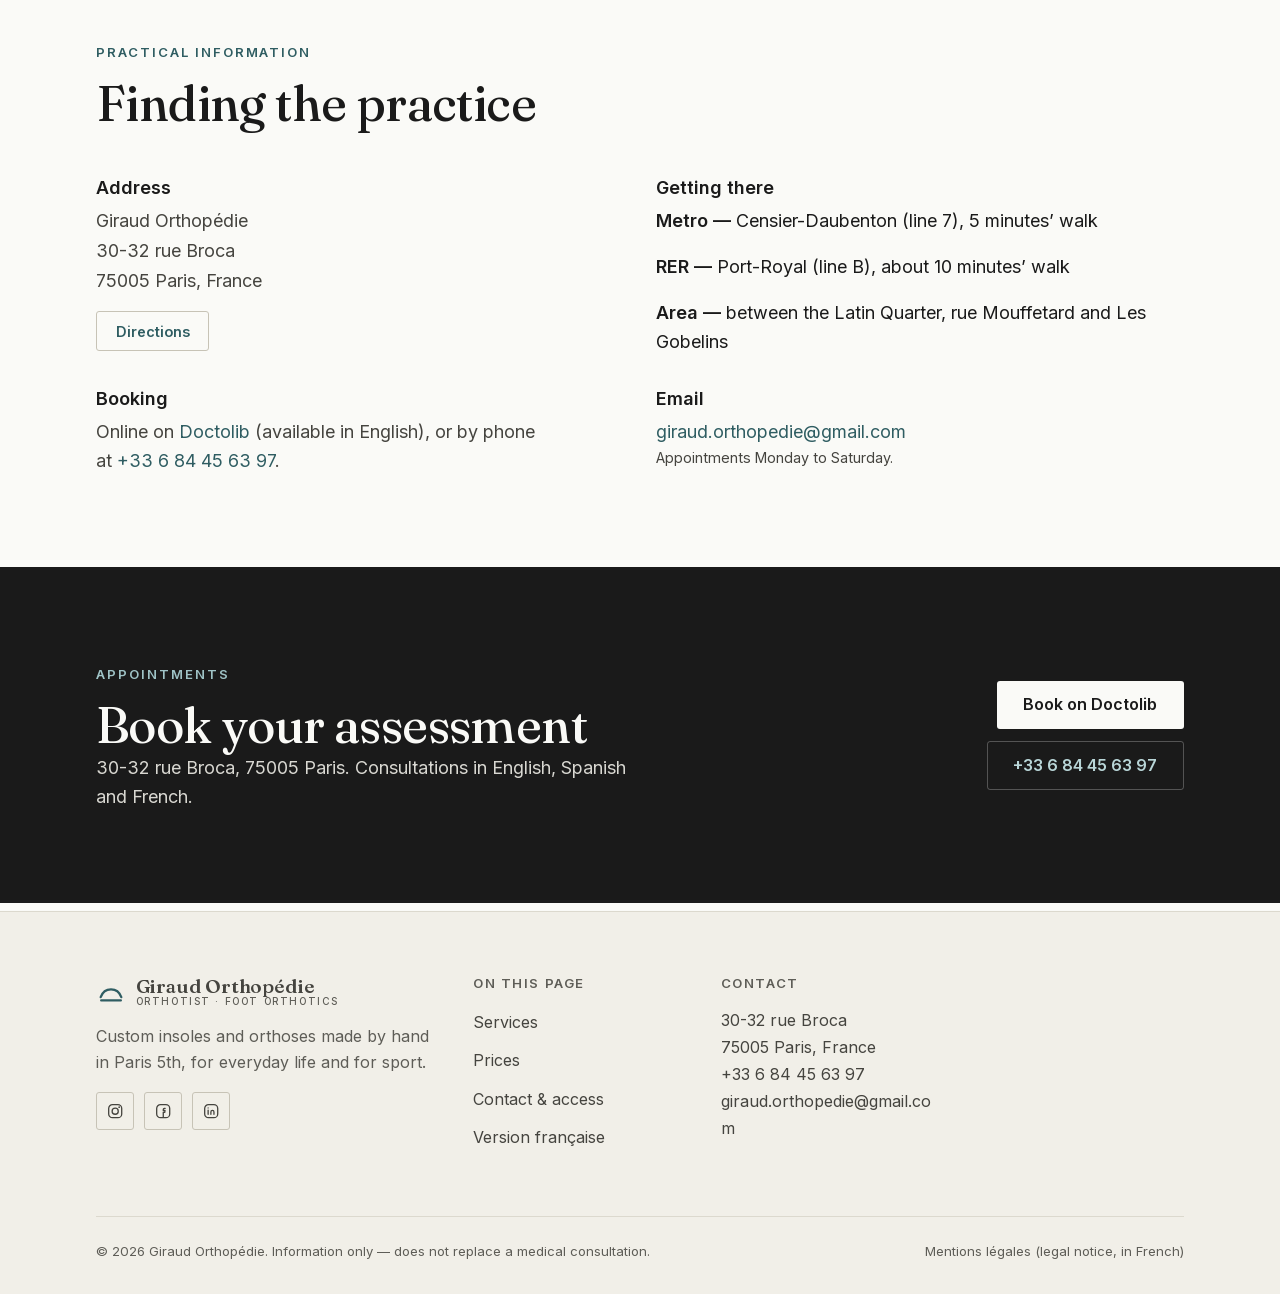
<file: custom-orthotics-paris.html>
<!DOCTYPE html>
<html lang="en">
<head>
<meta charset="utf-8">
<script>document.documentElement.classList.add('js');</script>
<meta name="viewport" content="width=device-width, initial-scale=1">
<title>Custom orthotics &amp; orthoses in Paris 5th — gait analysis | Giraud Orthopédie</title>
<meta name="description" content="Custom foot orthotics, gait analysis and thumb &amp; wrist orthoses in Paris 5th (Latin Quarter, metro Censier-Daubenton). Made by hand on site. Consultations in English and Spanish. Rated 4.7/5 on Google.">
<meta name="theme-color" content="#FAFAF7">
<link rel="canonical" href="https://www.giraud-orthopedie.fr/custom-orthotics-paris.html">
<link rel="alternate" hreflang="fr" href="https://www.giraud-orthopedie.fr/">
<link rel="alternate" hreflang="en" href="https://www.giraud-orthopedie.fr/custom-orthotics-paris.html">
<link rel="alternate" hreflang="x-default" href="https://www.giraud-orthopedie.fr/">
<meta property="og:site_name" content="Giraud Orthopédie">
<meta property="og:url" content="https://www.giraud-orthopedie.fr/custom-orthotics-paris.html">
<meta name="twitter:card" content="summary_large_image">
<meta property="og:type" content="website">
<meta property="og:locale" content="en_GB">
<meta property="og:title" content="Custom orthotics in Paris — Giraud Orthopédie">
<meta property="og:description" content="Custom insoles and orthoses made by hand in Paris 5th. Consultations in English.">
<meta property="og:image" content="https://www.giraud-orthopedie.fr/assets/img/og-image.png">
<meta property="og:image:width" content="1200">
<meta property="og:image:height" content="630">
<link rel="icon" href="assets/img/favicon.svg" type="image/svg+xml">
<link rel="apple-touch-icon" href="assets/img/favicon.svg">
<link rel="preload" href="assets/fonts/inter-latin.woff2" as="font" type="font/woff2" crossorigin>
<link rel="preload" href="assets/fonts/fraunces-latin.woff2" as="font" type="font/woff2" crossorigin>
<link rel="stylesheet" href="assets/css/style.css">
<script type="application/ld+json">
{
  "@context": "https://schema.org",
  "@type": "MedicalWebPage",
  "name": "Custom orthotics and orthoses in Paris",
  "url": "https://www.giraud-orthopedie.fr/custom-orthotics-paris.html",
  "inLanguage": "en",
  "about": {
    "@id": "https://www.giraud-orthopedie.fr/#cabinet"
  },
  "audience": {
    "@type": "PeopleAudience",
    "audienceType": "English-speaking patients"
  }
}
</script>
</head>
<body>
<a class="skip-link" href="#main">Skip to main content</a>

<header class="site-header">
  <div class="container site-header__inner">
    <a class="brand" href="./" aria-label="Giraud Orthopédie — French home page">
          <svg class="brand__mark" viewBox="0 0 32 32" aria-hidden="true" focusable="false">
            <path d="M5 21.5 C 9 10.5, 23 10.5, 27 21.5" fill="none" stroke="currentColor" stroke-width="2.4" stroke-linecap="round"/>
            <line x1="5.5" y1="25" x2="26.5" y2="25" stroke="currentColor" stroke-width="2.4" stroke-linecap="round"/>
          </svg>
          <span class="brand__name">Giraud Orthopédie<small>Orthotist · Foot orthotics</small></span>
        </a>
    <button class="menu-toggle" type="button" aria-expanded="false" aria-controls="site-nav">
      <span class="menu-toggle__bars" aria-hidden="true"><span></span></span>
      <span>Menu</span>
    </button>
    <nav class="site-nav" id="site-nav" data-collapsible aria-label="Main navigation">
      <ul class="site-nav__list">
        <li><a class="site-nav__link" href="#services">Services</a></li>
        <li><a class="site-nav__link" href="#prices">Prices</a></li>
        <li><a class="site-nav__link" href="#contact">Contact</a></li>
        <li><a class="site-nav__link site-nav__lang" href="./" hreflang="fr" lang="fr" title="Version française">FR<span class="site-nav__lang-long"> — Version française</span></a></li>
        <li><a class="btn btn--primary" href="https://www.doctolib.fr/orthopediste-orthesiste/paris/pierre-emmanuel-giraud" target="_blank" rel="noopener">Book an appointment</a></li>
      </ul>
    </nav>
  </div>
</header>

<main id="main">

  <!-- HERO -->
  <section class="hero">
    <div class="container">
      <div class="hero__grid">
        <div>
          <span class="eyebrow">Paris 5th · English &amp; Spanish spoken</span>
          <h1 class="hero__title">Custom orthotics and orthoses in Paris</h1>
          <p class="lead hero__lead">Pierre-Emmanuel Giraud is an orthotist specialising in foot orthotics. He assesses how you stand, walk and run, then makes your custom insoles and hand or wrist orthoses by hand, in the workshop of his practice near the Latin Quarter.</p>
          <div class="btn-row hero__cta">
            <a class="btn btn--primary btn--lg" href="https://www.doctolib.fr/orthopediste-orthesiste/paris/pierre-emmanuel-giraud" target="_blank" rel="noopener">Book on Doctolib</a>
            <a class="btn btn--ghost btn--lg" href="#prices">Prices</a>
          </div>
          <p class="hero__meta">
            <span>Consultations in English, Spanish and French</span>
            <a class="rating" href="https://www.google.com/maps?cid=18077941117600670560" target="_blank" rel="noopener"><span class="stars" style="--rating:4.7" aria-hidden="true"></span><span><span class="rating__score">4.7/5</span> · 19 Google reviews</span><span class="rating__more">Read reviews<span class="sr-only"> (opens in a new tab)</span></span></a>
          </p>
        </div>
        <figure class="figure figure--tall figure--real">
          <img src="assets/img/podologiste-paris-5-atelier-semelle-1200.jpg" srcset="assets/img/podologiste-paris-5-atelier-semelle-700.jpg 700w, assets/img/podologiste-paris-5-atelier-semelle-1200.jpg 1200w" sizes="(min-width: 58em) 34rem, 100vw" width="1200" height="1499" alt="Pierre-Emmanuel Giraud shaping a custom insole in the workshop of his practice in Paris." fetchpriority="high" decoding="async">
        </figure>
      </div>
    </div>
  </section>

  <!-- SERVICES -->
  <section id="services" class="section section--alt" aria-labelledby="services-title">
    <div class="container">
      <div class="section-head">
        <span class="eyebrow">Services</span>
        <h2 id="services-title">What the practice offers</h2>
      </div>
      <div class="grid grid--3">
        <div class="card"><span class="card__kicker">Assessment</span><h3>Foot &amp; gait assessment</h3><p>Interview, clinical examination, static analysis on a pressure plate and dynamic analysis of walking and running on a treadmill. You receive a written report.</p></div>
        <div class="card"><span class="card__kicker">Feet</span><h3>Custom foot orthotics</h3><p>Insoles made to measure for heel pain, flat or high-arched feet, forefoot pain, bunions or sport. Made for your shoes: everyday, running, court, cycling or ski boots.</p></div>
        <div class="card"><span class="card__kicker">Hand &amp; wrist</span><h3>Custom thumb &amp; wrist orthoses</h3><p>Thermoplastic orthoses moulded on your hand: thumb arthritis, carpal tunnel, tendinitis, after a fracture or sprain.</p></div>
        <div class="card"><span class="card__kicker">Toes</span><h3>Silicone toe orthoses</h3><p>Moulded on your toes to protect or space them: claw or hammer toes, corns, rubbing.</p></div>
        <div class="card"><span class="card__kicker">Night</span><h3>Bunion night splints</h3><p>Worn at night to support the position of the big toe and the comfort of the forefoot.</p></div>
        <div class="card"><span class="card__kicker">Sport</span><h3>Sports &amp; ski bootfitting</h3><p>Running, trail, tennis, padel, team sports, triathlon, skiing. Pierre-Emmanuel is a marathon runner himself.</p></div>
      </div>
    </div>
  </section>

  <!-- HOW IT WORKS -->
  <section class="section" aria-labelledby="how-title">
    <div class="container">
      <div class="grid grid--2" style="gap:clamp(2rem,1rem+4vw,4.5rem);align-items:start">
        <div>
          <span class="eyebrow">How it works</span>
          <h2 id="how-title">From assessment to fitting</h2>
          <div class="steps mt-6">
            <div class="step"><span class="step__n" aria-hidden="true">1</span><div><h3>The assessment</h3><p>About 45 minutes. Bring the shoes you wear most, including sports shoes, and any prescription or medical reports.</p></div></div>
            <div class="step"><span class="step__n" aria-hidden="true">2</span><div><h3>Made in the workshop</h3><p>Your orthotics are made by hand on site, not outsourced, so lead times are short. Tell us if you have a race or a trip coming up.</p></div></div>
            <div class="step"><span class="step__n" aria-hidden="true">3</span><div><h3>Fitting &amp; follow-up</h3><p>Orthotics are tried in your shoes and adjusted on the spot. They are guaranteed for six months: adjusted or remade until you are comfortable.</p></div></div>
          </div>
        </div>
        <figure class="figure-wrap">
          <div class="figure figure--real" style="aspect-ratio:4/3">
            <img src="assets/img/analyse-foulee-tapis-plateforme-paris-5-900.jpg" srcset="assets/img/analyse-foulee-tapis-plateforme-paris-5-900.jpg 900w, assets/img/analyse-foulee-tapis-plateforme-paris-5-1600.jpg 1600w" sizes="(min-width: 40em) 45vw, 100vw" width="900" height="600" alt="Gait analysis room: treadmill, pressure plate and a screen showing the pressure map of both feet." loading="lazy" decoding="async">
          </div>
          <figcaption>The gait analysis room at the practice.</figcaption>
        </figure>
      </div>
    </div>
  </section>

  <!-- PRICES -->
  <section id="prices" class="section section--alt" aria-labelledby="prices-title">
    <div class="container">
      <div class="grid grid--2" style="gap:clamp(2rem,1rem+4vw,4rem);align-items:start">
        <div>
          <span class="eyebrow">Prices &amp; payment</span>
          <h2 id="prices-title">Prices</h2>
          <table class="table mt-6">
            <caption>Prices at the practice.</caption>
            <tbody>
              <tr><th scope="row">Foot &amp; gait assessment</th><td class="num">€80</td></tr>
              <tr><th scope="row">Custom orthotics, assessment included (adult)</th><td class="num">€230</td></tr>
              <tr><th scope="row">Custom orthotics, assessment included (child)</th><td class="num">€170</td></tr>
              <tr><th scope="row">Hand &amp; wrist orthoses, toe orthoses</th><td class="num">Fixed price, given at the practice</td></tr>
            </tbody>
          </table>
        </div>
        <aside class="note">
          <h3>Payment &amp; insurance</h3>
          <p>Payment by card or cash. The French Carte Vitale is not accepted at the practice.</p>
          <p>You receive an invoice that you can send to your insurer. If you are covered by French social security, a doctor’s prescription allows partial reimbursement.</p>
          <p>No prescription is needed to book an appointment.</p>
        </aside>
      </div>
    </div>
  </section>

  <!-- PRACTICAL INFO -->
  <section id="contact" class="section" aria-labelledby="contact-title">
    <div class="container">
      <div class="section-head">
        <span class="eyebrow">Practical information</span>
        <h2 id="contact-title">Finding the practice</h2>
      </div>
      <div class="contact-grid">
        <div class="contact-item">
          <h3>Address</h3>
          <address>Giraud Orthopédie<br>30-32 rue Broca<br>75005 Paris, France</address>
          <p class="btn-row" style="margin-top:var(--sp-4)"><a class="btn btn--ghost" href="https://www.google.com/maps/dir/?api=1&amp;destination=30-32+rue+Broca+75005+Paris" target="_blank" rel="noopener">Directions</a></p>
        </div>
        <div class="contact-item">
          <h3>Getting there</h3>
          <ul class="flow" style="list-style:none;padding:0">
            <li><strong>Metro —</strong> Censier-Daubenton (line&nbsp;7), 5 minutes’ walk</li>
            <li><strong>RER —</strong> Port-Royal (line&nbsp;B), about 10 minutes’ walk</li>
            <li><strong>Area —</strong> between the Latin Quarter, rue Mouffetard and Les Gobelins</li>
          </ul>
        </div>
        <div class="contact-item">
          <h3>Booking</h3>
          <p>Online on <a href="https://www.doctolib.fr/orthopediste-orthesiste/paris/pierre-emmanuel-giraud" target="_blank" rel="noopener">Doctolib</a> (available in English), or by phone at <a href="tel:+33684456397">+33&nbsp;6&nbsp;84&nbsp;45&nbsp;63&nbsp;97</a>.</p>
        </div>
        <div class="contact-item">
          <h3>Email</h3>
          <p><a href="mailto:giraud.orthopedie@gmail.com">giraud.orthopedie@gmail.com</a></p>
          <p class="text-muted" style="font-size:var(--fs-75)">Appointments Monday to Saturday.</p>
        </div>
      </div>
    </div>
  </section>

  <section class="section cta-band section--ink" aria-labelledby="book-title">
    <div class="container">
      <div class="cta-band__grid">
        <div>
          <span class="eyebrow">Appointments</span>
          <h2 id="book-title">Book your assessment</h2>
          <p class="flow">30-32 rue Broca, 75005 Paris. Consultations in English, Spanish and French.</p>
        </div>
        <div class="cta-band__actions">
          <a class="btn btn--on-ink btn--lg" href="https://www.doctolib.fr/orthopediste-orthesiste/paris/pierre-emmanuel-giraud" target="_blank" rel="noopener">Book on Doctolib</a>
          <a class="btn btn--ghost btn--lg" href="tel:+33684456397" style="color:#B9D6D8;border-color:rgba(255,255,255,.25)">+33&nbsp;6&nbsp;84&nbsp;45&nbsp;63&nbsp;97</a>
        </div>
      </div>
    </div>
  </section>

</main>

<footer class="site-footer">
  <div class="container">
    <div class="site-footer__grid">
      <div class="footer-col footer-brand">
        <a class="brand" href="./" aria-label="Giraud Orthopédie — accueil">
          <svg class="brand__mark" viewBox="0 0 32 32" aria-hidden="true" focusable="false">
            <path d="M5 21.5 C 9 10.5, 23 10.5, 27 21.5" fill="none" stroke="currentColor" stroke-width="2.4" stroke-linecap="round"/>
            <line x1="5.5" y1="25" x2="26.5" y2="25" stroke="currentColor" stroke-width="2.4" stroke-linecap="round"/>
          </svg>
          <span class="brand__name">Giraud Orthopédie<small>Orthotist · Foot orthotics</small></span>
        </a>
        <p>Custom insoles and orthoses made by hand in Paris 5th, for everyday life and for sport.</p>
        <div class="footer-social">
          <a href="https://www.instagram.com/giraud_orthopedie_paris/" target="_blank" rel="noopener" aria-label="Instagram (opens in a new tab)">
            <svg class="ico" viewBox="0 0 24 24" fill="none" stroke="currentColor" stroke-width="1.7" aria-hidden="true"><rect x="3.5" y="3.5" width="17" height="17" rx="5"/><circle cx="12" cy="12" r="4"/><circle cx="17.2" cy="6.8" r="1.1" fill="currentColor" stroke="none"/></svg>
          </a>
          <a href="https://www.facebook.com/p/Giraud-Orthop%C3%A9die-100063667833870/" target="_blank" rel="noopener" aria-label="Facebook (opens in a new tab)">
            <svg class="ico" viewBox="0 0 24 24" fill="none" stroke="currentColor" stroke-width="1.7" stroke-linecap="round" stroke-linejoin="round" aria-hidden="true"><rect x="3.5" y="3.5" width="17" height="17" rx="5"/><path d="M14.6 8.2h-1.1c-.85 0-1.4.55-1.4 1.45V11h2.3l-.4 2.4h-1.9V20"/></svg>
          </a>
          <a href="https://www.linkedin.com/in/pierre-emmanuel-giraud-6b8389175/" target="_blank" rel="noopener" aria-label="LinkedIn (opens in a new tab)">
            <svg class="ico" viewBox="0 0 24 24" fill="none" stroke="currentColor" stroke-width="1.7" stroke-linecap="round" stroke-linejoin="round" aria-hidden="true"><rect x="3.5" y="3.5" width="17" height="17" rx="5"/><path d="M8 10.5V16M8 7.7v.01M11.6 16v-3.1a2 2 0 0 1 4 0V16"/></svg>
          </a>
        </div>
      </div>
      <div class="footer-col">
        <h2>On this page</h2>
        <ul>
          <li><a href="#services">Services</a></li>
          <li><a href="#prices">Prices</a></li>
          <li><a href="#contact">Contact &amp; access</a></li>
          <li><a href="./" hreflang="fr" lang="fr">Version française</a></li>
        </ul>
      </div>
      <div class="footer-col">
        <h2>Contact</h2>
        <address>
          30-32 rue Broca<br>
          75005 Paris, France<br>
          <a href="tel:+33684456397">+33&nbsp;6&nbsp;84&nbsp;45&nbsp;63&nbsp;97</a><br>
          <a href="mailto:giraud.orthopedie@gmail.com">giraud.orthopedie@gmail.com</a>
        </address>
      </div>
    </div>
    <div class="footer-bottom">
      <p>© 2026 Giraud Orthopédie. Information only — does not replace a medical consultation.</p>
      <nav aria-label="Secondary links"><a href="mentions-legales.html" hreflang="fr" lang="fr">Mentions légales (legal notice, in French)</a></nav>
    </div>
  </div>
</footer>

<div class="mobile-cta" role="region" aria-label="Quick booking">
  <a class="btn btn--primary" href="https://www.doctolib.fr/orthopediste-orthesiste/paris/pierre-emmanuel-giraud" target="_blank" rel="noopener">Book an appointment</a>
  <a class="btn btn--ghost" href="tel:+33684456397" aria-label="Call the practice on +33 6 84 45 63 97">Call</a>
</div>

<script src="assets/js/main.js"></script>
</body>
</html>
</file>
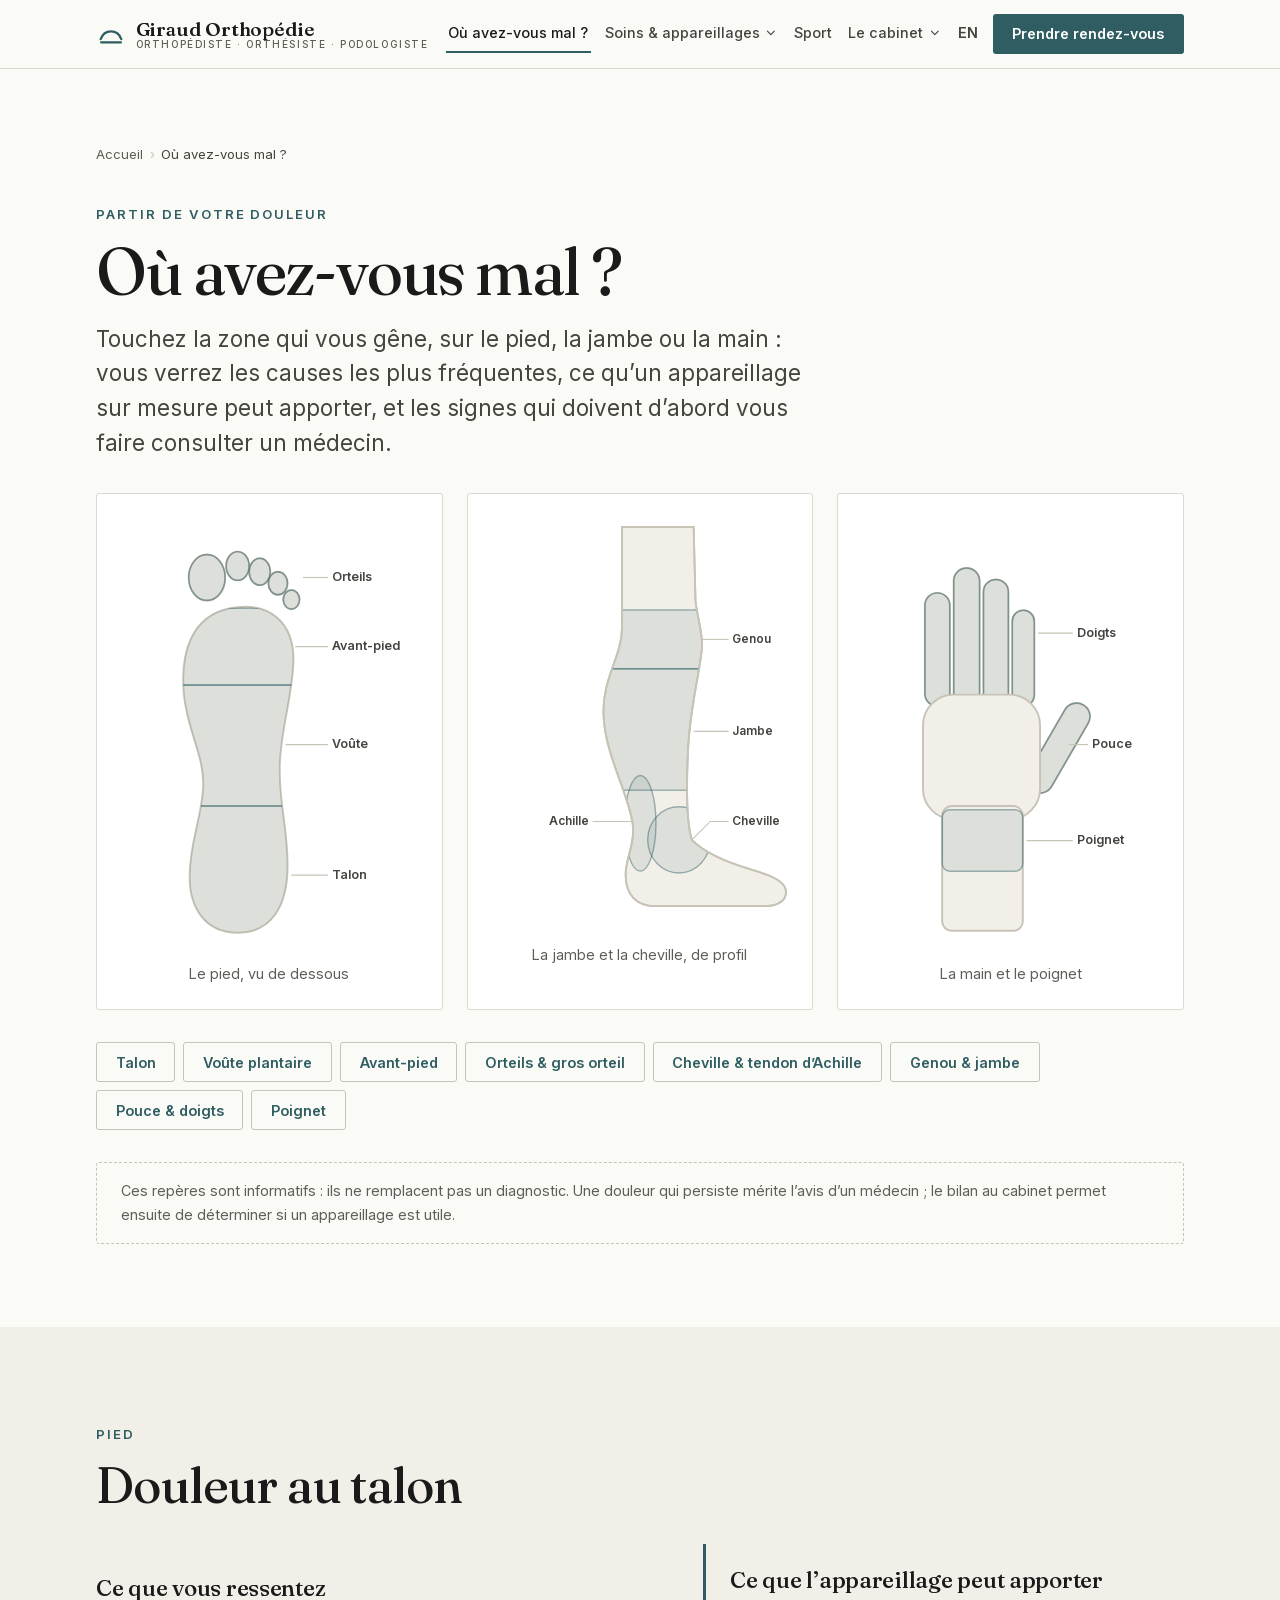
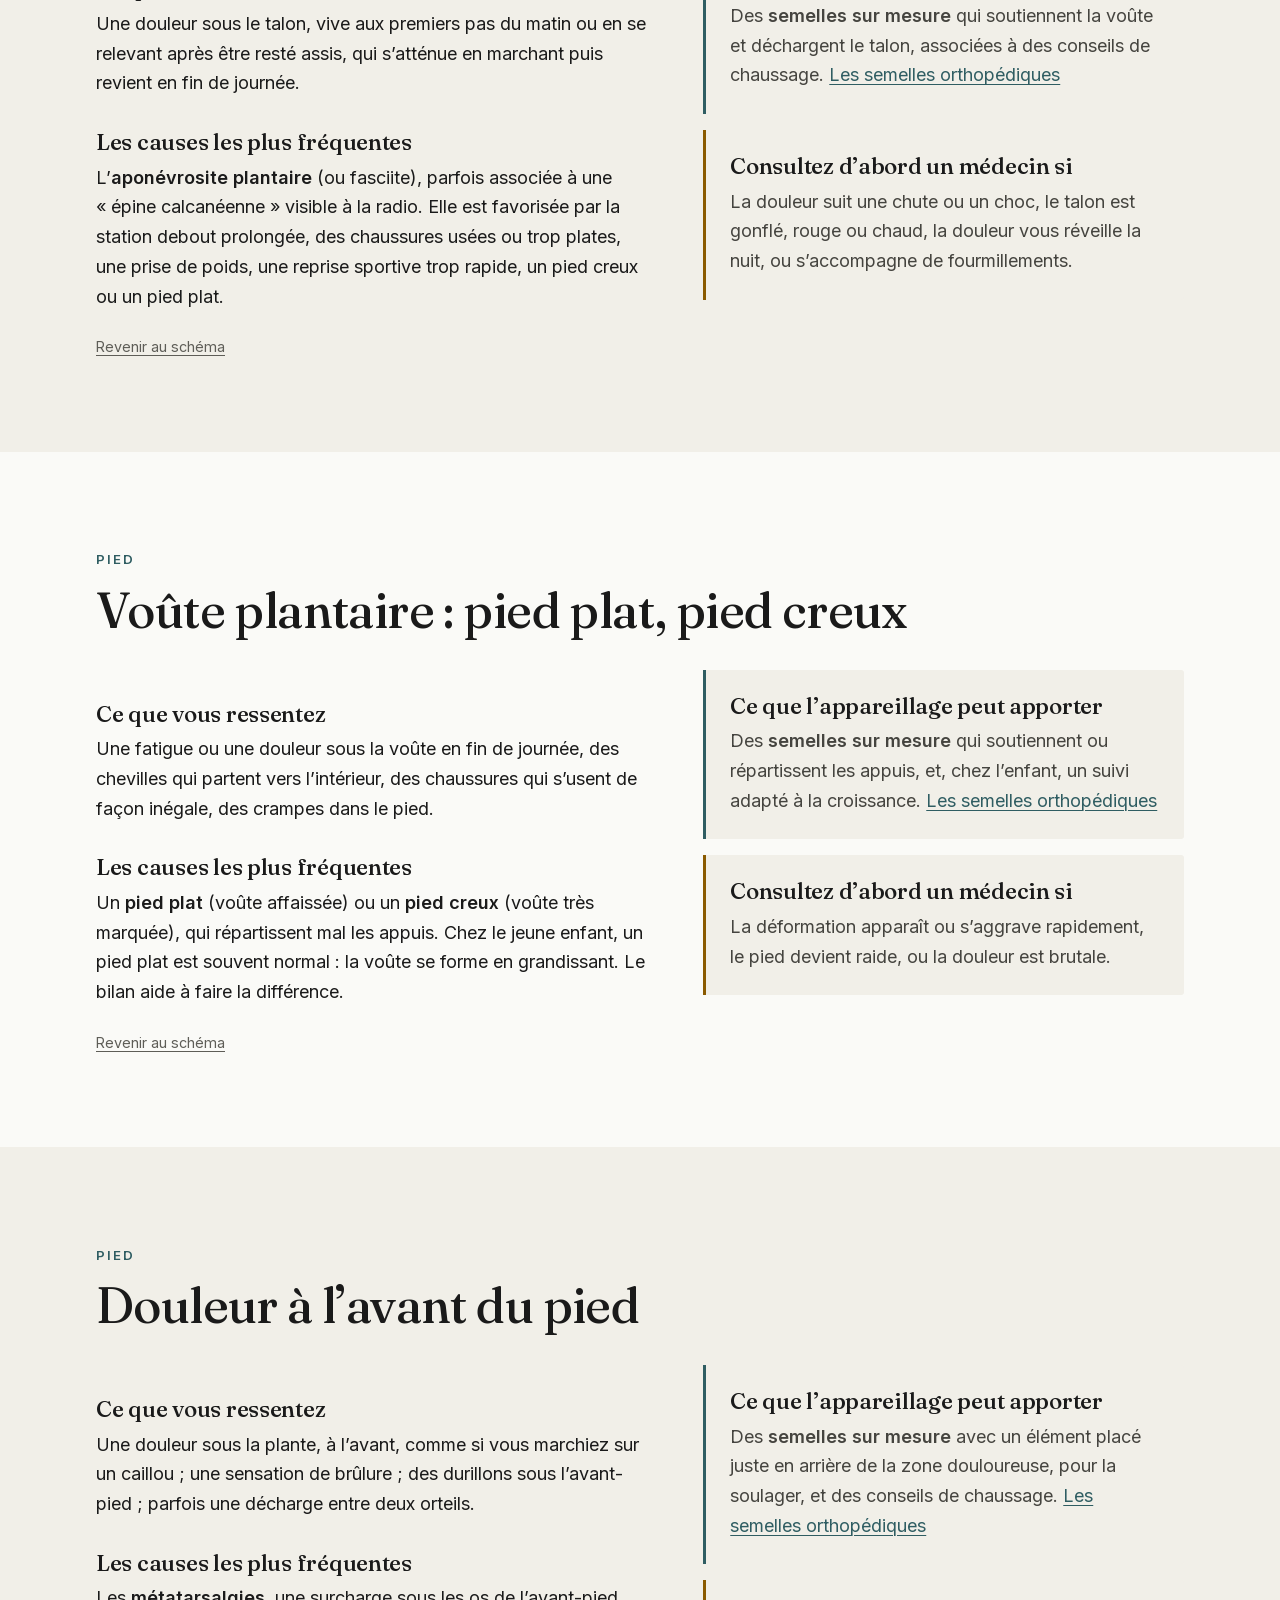
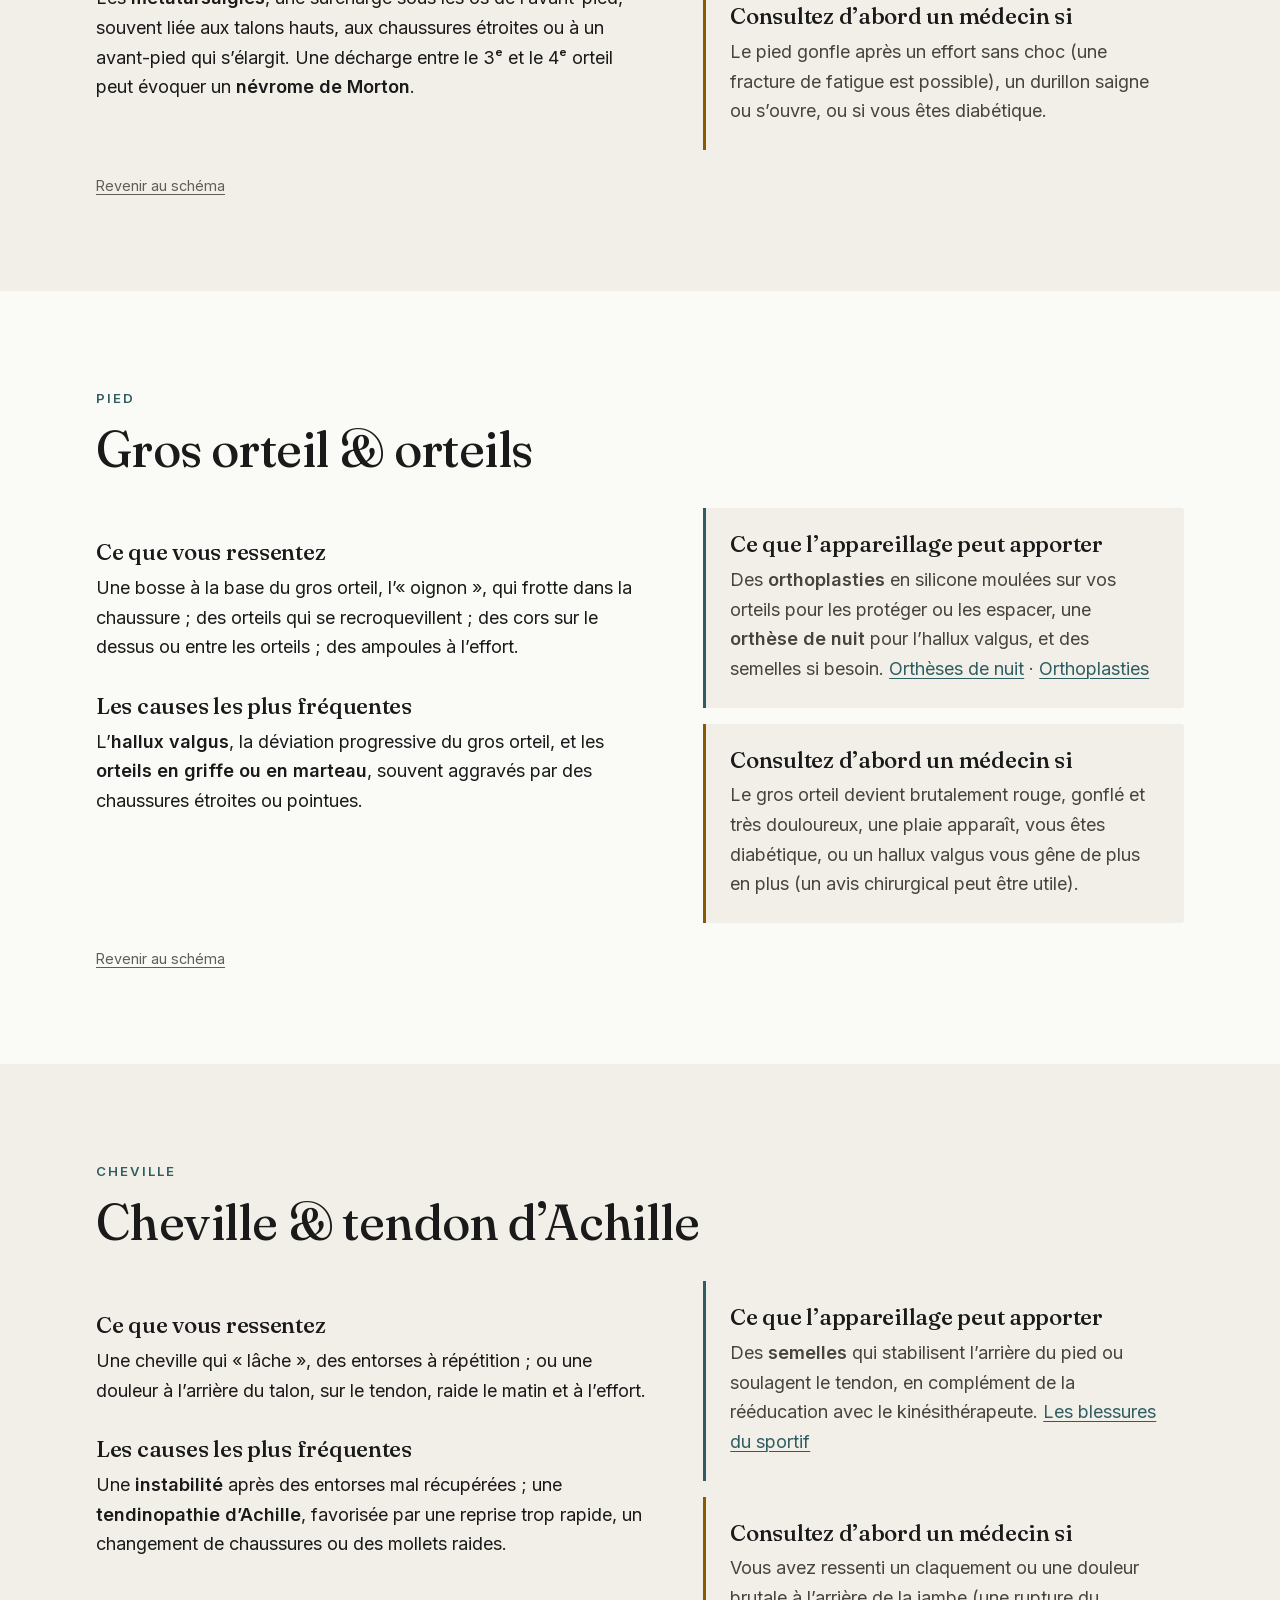
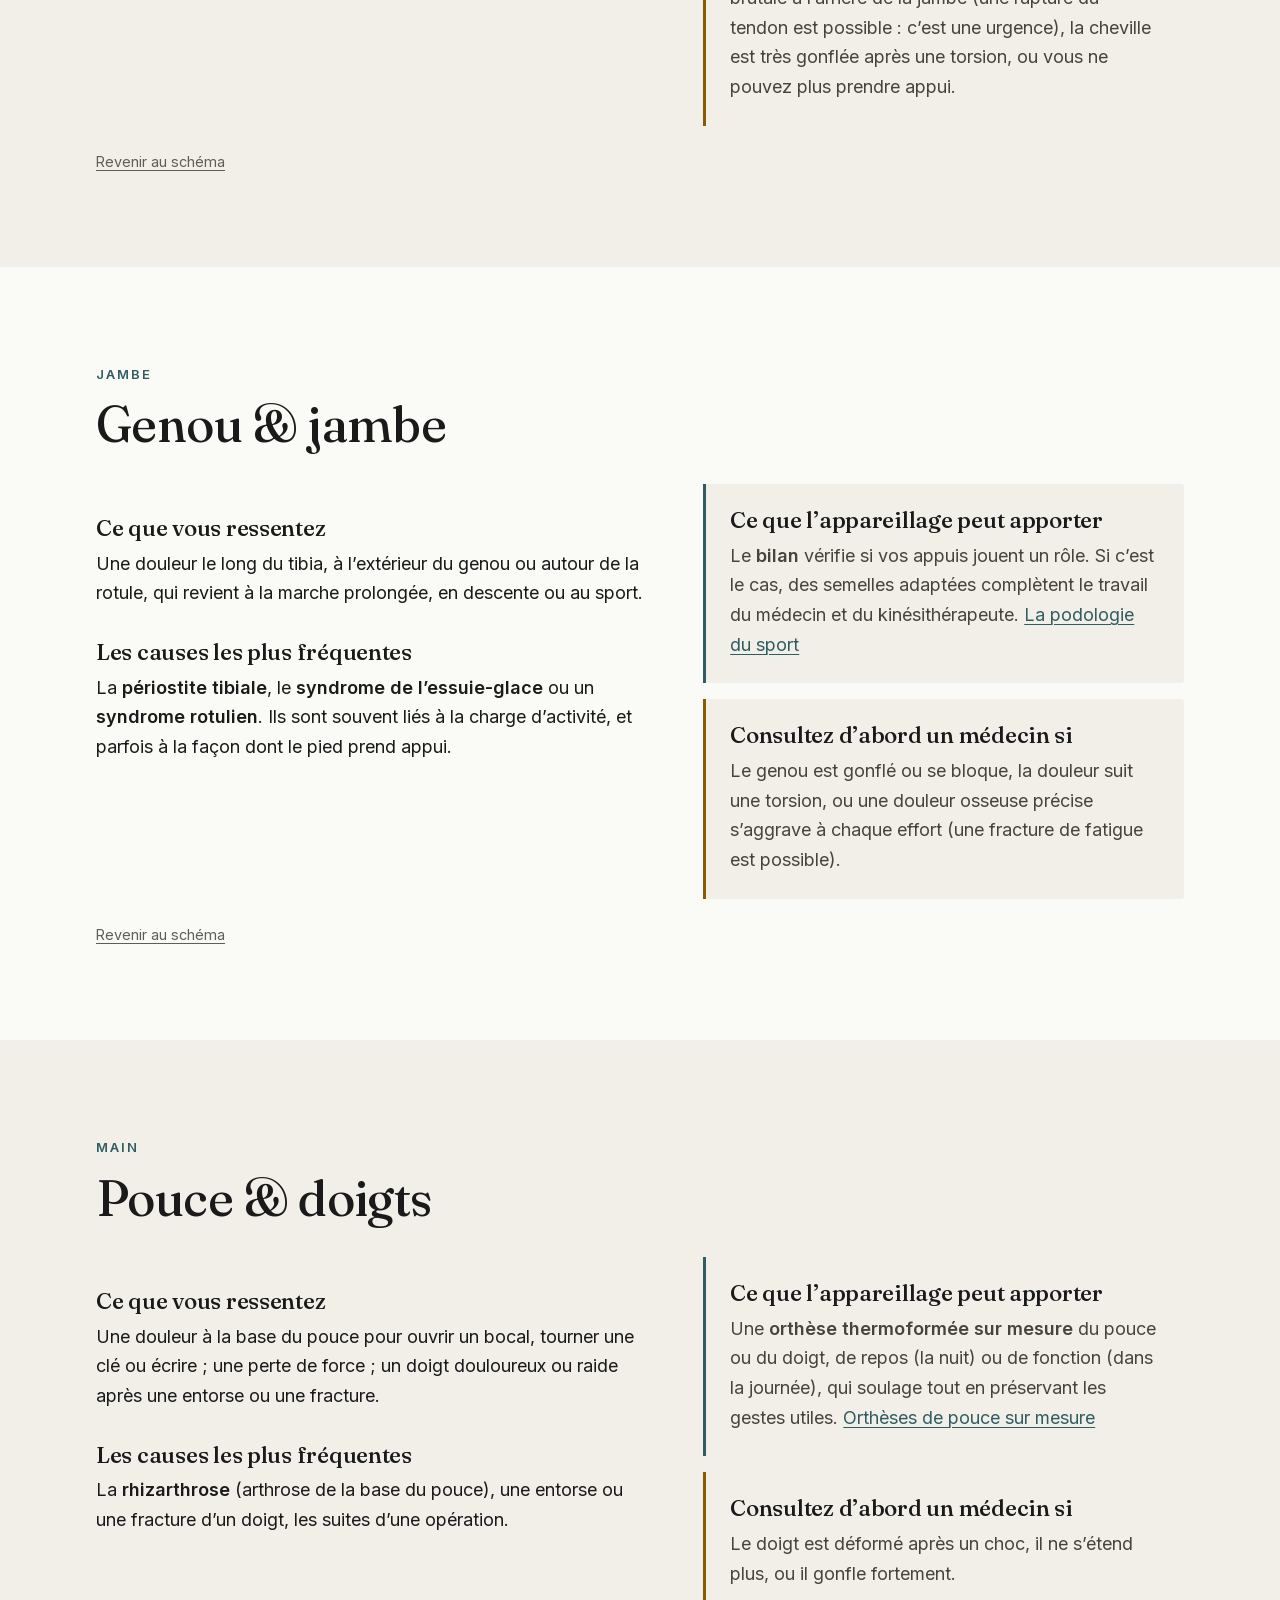
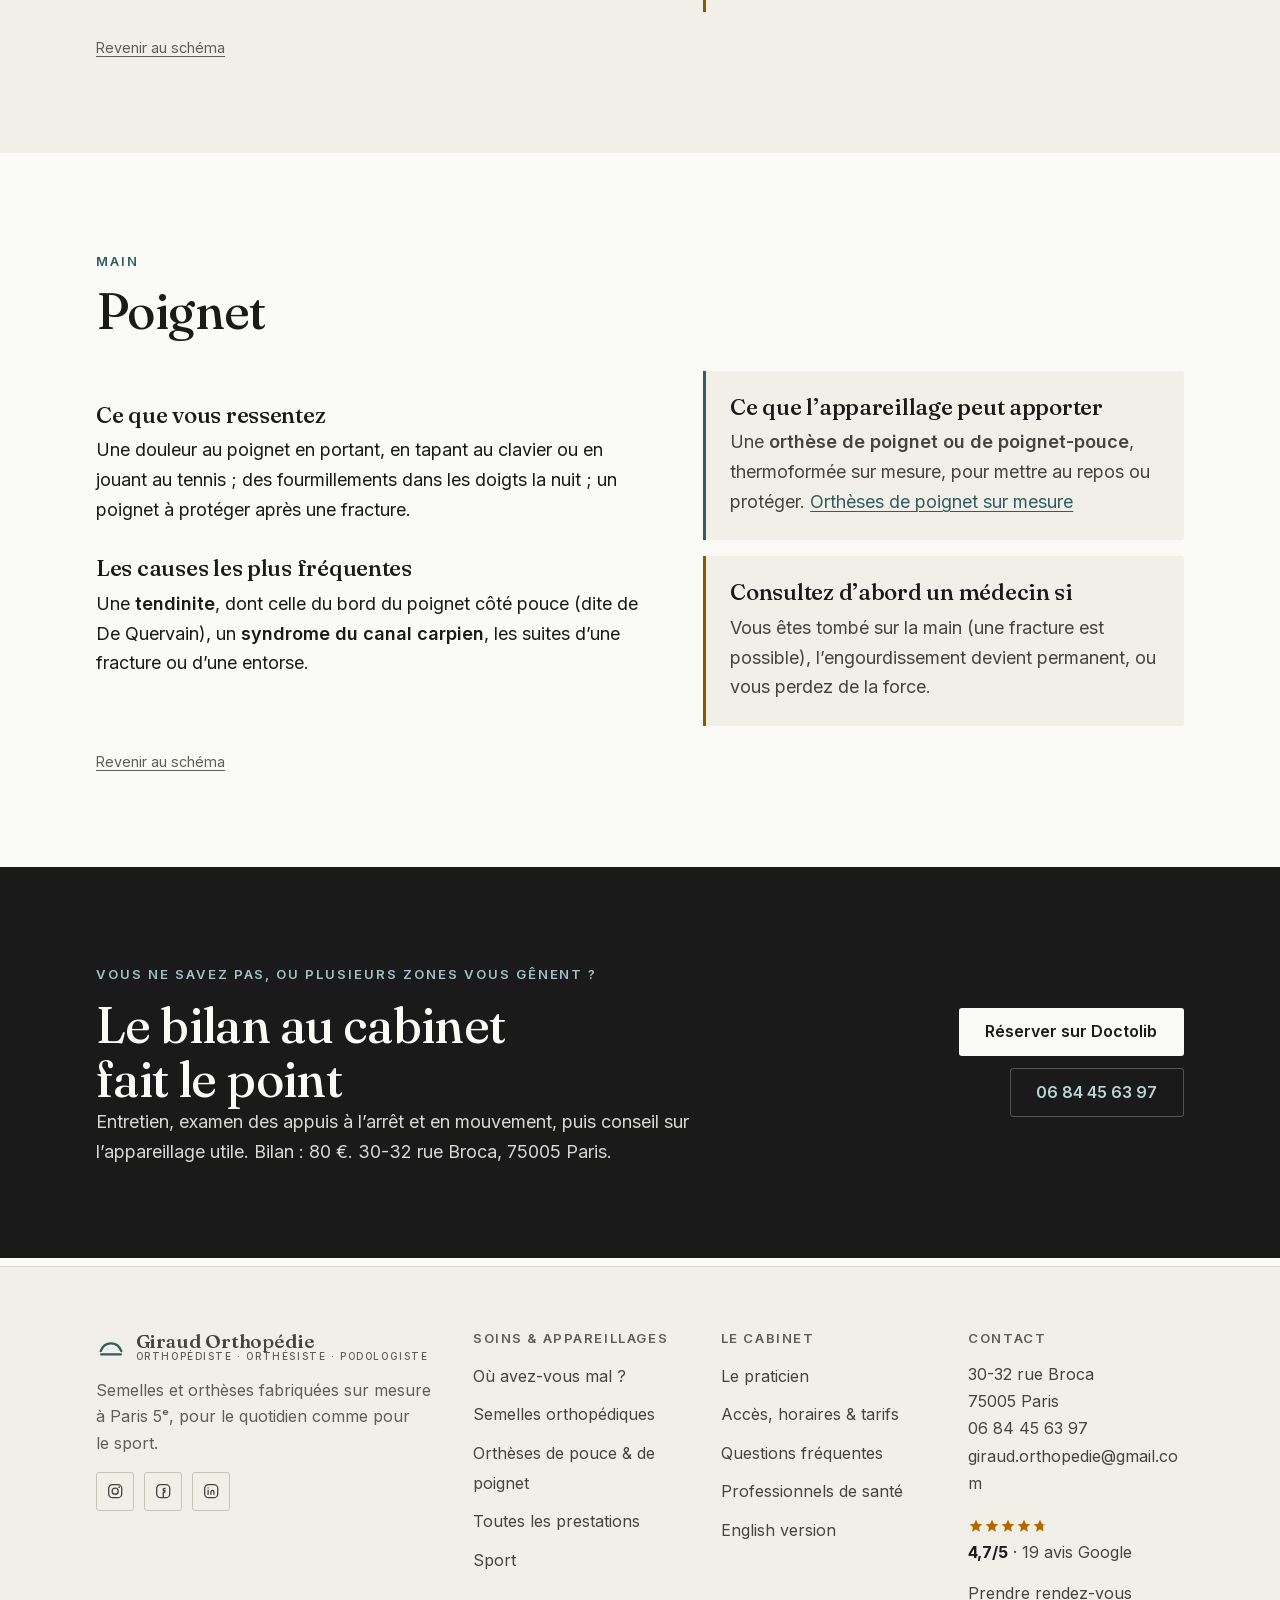
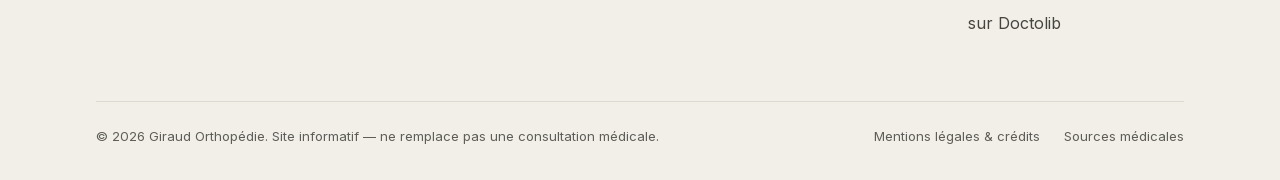
<file: douleurs.html>
<!DOCTYPE html>
<html lang="fr">
<head>
<meta charset="utf-8">
<script>document.documentElement.classList.add('js');</script>
<meta name="viewport" content="width=device-width, initial-scale=1">
<title>Où avez-vous mal ? Talon, voûte, orteils, cheville, main, poignet | Giraud Orthopédie Paris 5ᵉ</title>
<meta name="description" content="Douleur au talon, sous la voûte, à l’avant-pied, aux orteils, à la cheville, au genou, au pouce ou au poignet : causes fréquentes, ce qu’apporte un appareillage sur mesure et quand consulter un médecin. Cabinet à Paris 5ᵉ.">
<meta name="theme-color" content="#FAFAF7">
<link rel="canonical" href="https://www.giraud-orthopedie.fr/douleurs.html">
<meta property="og:site_name" content="Giraud Orthopédie">
<meta property="og:url" content="https://www.giraud-orthopedie.fr/douleurs.html">
<meta name="twitter:card" content="summary_large_image">
<meta property="og:type" content="website">
<meta property="og:locale" content="fr_FR">
<meta property="og:title" content="Où avez-vous mal ? — Giraud Orthopédie">
<meta property="og:description" content="Choisissez la zone qui vous gêne : causes fréquentes, appareillage sur mesure, signes qui imposent un avis médical.">
<meta property="og:image" content="https://www.giraud-orthopedie.fr/assets/img/og-image.png">
<meta property="og:image:width" content="1200">
<meta property="og:image:height" content="630">
<link rel="icon" href="assets/img/favicon.svg" type="image/svg+xml">
<link rel="apple-touch-icon" href="assets/img/favicon.svg">
<link rel="preload" href="assets/fonts/inter-latin.woff2" as="font" type="font/woff2" crossorigin>
<link rel="preload" href="assets/fonts/fraunces-latin.woff2" as="font" type="font/woff2" crossorigin>
<link rel="stylesheet" href="assets/css/style.css">
<script type="application/ld+json">
{
  "@context": "https://schema.org",
  "@graph": [
    {
      "@type": "BreadcrumbList",
      "itemListElement": [
        {
          "@type": "ListItem",
          "position": 1,
          "name": "Accueil",
          "item": "https://www.giraud-orthopedie.fr/"
        },
        {
          "@type": "ListItem",
          "position": 2,
          "name": "Où avez-vous mal ?",
          "item": "https://www.giraud-orthopedie.fr/douleurs.html"
        }
      ]
    },
    {
      "@type": "MedicalWebPage",
      "name": "Où avez-vous mal ?",
      "url": "https://www.giraud-orthopedie.fr/douleurs.html",
      "inLanguage": "fr",
      "audience": {
        "@type": "PeopleAudience",
        "audienceType": "Grand public"
      },
      "publisher": {
        "@id": "https://www.giraud-orthopedie.fr/#cabinet"
      },
      "about": [
        {
          "@type": "MedicalCondition",
          "name": "Aponévrosite plantaire"
        },
        {
          "@type": "MedicalCondition",
          "name": "Pied plat"
        },
        {
          "@type": "MedicalCondition",
          "name": "Pied creux"
        },
        {
          "@type": "MedicalCondition",
          "name": "Métatarsalgie"
        },
        {
          "@type": "MedicalCondition",
          "name": "Hallux valgus"
        },
        {
          "@type": "MedicalCondition",
          "name": "Tendinopathie d’Achille"
        },
        {
          "@type": "MedicalCondition",
          "name": "Instabilité de cheville"
        },
        {
          "@type": "MedicalCondition",
          "name": "Périostite tibiale"
        },
        {
          "@type": "MedicalCondition",
          "name": "Rhizarthrose"
        },
        {
          "@type": "MedicalCondition",
          "name": "Syndrome du canal carpien"
        }
      ]
    }
  ]
}
</script>
</head>
<body>
<a class="skip-link" href="#main">Aller au contenu principal</a>

<header class="site-header">
  <div class="container site-header__inner">
    <a class="brand" href="./" aria-label="Giraud Orthopédie — accueil">
      <svg class="brand__mark" viewBox="0 0 32 32" aria-hidden="true" focusable="false">
        <path d="M5 21.5 C 9 10.5, 23 10.5, 27 21.5" fill="none" stroke="currentColor" stroke-width="2.4" stroke-linecap="round"/>
        <line x1="5.5" y1="25" x2="26.5" y2="25" stroke="currentColor" stroke-width="2.4" stroke-linecap="round"/>
      </svg>
      <span class="brand__name">Giraud Orthopédie<small>Orthopédiste · Orthésiste · Podologiste</small></span>
    </a>
    <button class="menu-toggle" type="button" aria-expanded="false" aria-controls="site-nav">
      <span class="menu-toggle__bars" aria-hidden="true"><span></span></span>
      <span>Menu</span>
    </button>
    <nav class="site-nav" id="site-nav" data-collapsible aria-label="Navigation principale">
      <ul class="site-nav__list">
        <li><a class="site-nav__link" href="douleurs.html" aria-current="page">Où avez-vous mal&nbsp;?</a></li>
        <li class="site-nav__item has-sub">
          <button class="site-nav__link site-nav__toggle" type="button" aria-expanded="false" aria-controls="sub-soins">Soins &amp; appareillages<svg class="site-nav__chev" viewBox="0 0 24 24" fill="none" stroke="currentColor" stroke-width="2" stroke-linecap="round" stroke-linejoin="round" aria-hidden="true"><path d="m6 9 6 6 6-6"/></svg></button>
          <span class="site-nav__heading">Soins &amp; appareillages</span>
          <ul class="site-nav__sub" id="sub-soins">
          <li><a href="semelles-orthopediques-paris.html">Semelles orthopédiques</a></li>
          <li><a href="orthese-pouce-poignet-sur-mesure.html">Orthèses de pouce &amp; de poignet</a></li>
          <li><a href="prestations.html#hallux">Orthèses de nuit &amp; orthoplasties</a></li>
          <li><a href="prestations.html">Toutes les prestations</a></li>
          </ul>
        </li>
        <li><a class="site-nav__link" href="sport.html">Sport</a></li>
        <li class="site-nav__item has-sub">
          <button class="site-nav__link site-nav__toggle" type="button" aria-expanded="false" aria-controls="sub-cabinet">Le cabinet<svg class="site-nav__chev" viewBox="0 0 24 24" fill="none" stroke="currentColor" stroke-width="2" stroke-linecap="round" stroke-linejoin="round" aria-hidden="true"><path d="m6 9 6 6 6-6"/></svg></button>
          <span class="site-nav__heading">Le cabinet</span>
          <ul class="site-nav__sub" id="sub-cabinet">
          <li><a href="praticien.html">Le praticien</a></li>
          <li><a href="infos-pratiques.html">Accès, horaires &amp; tarifs</a></li>
          <li><a href="faq.html">Questions fréquentes</a></li>
          <li><a href="professionnels-de-sante.html">Professionnels de santé</a></li>
          </ul>
        </li>
        <li><a class="site-nav__link site-nav__lang" href="custom-orthotics-paris.html" hreflang="en" lang="en" title="English version">EN<span class="site-nav__lang-long"> — English version</span></a></li>
        <li><a class="btn btn--primary" href="https://www.doctolib.fr/orthopediste-orthesiste/paris/pierre-emmanuel-giraud" target="_blank" rel="noopener">Prendre rendez-vous</a></li>
      </ul>
    </nav>
  </div>
</header>

<main id="main">

  <!-- HÉROS + SCHÉMA -->
  <section class="hero" id="schema">
    <div class="container">
      <nav class="breadcrumb" aria-label="Fil d’Ariane" style="padding-top:0;margin-bottom:var(--sp-6)">
        <ol>
          <li><a href="./">Accueil</a></li>
          <li aria-current="page">Où avez-vous mal&nbsp;?</li>
        </ol>
      </nav>
      <div class="section-head" style="margin-bottom:var(--sp-6)">
        <span class="eyebrow">Partir de votre douleur</span>
        <h1>Où avez-vous mal&nbsp;?</h1>
        <p class="lead">Touchez la zone qui vous gêne, sur le pied, la jambe ou la main&nbsp;: vous verrez les causes les plus fréquentes, ce qu’un appareillage sur mesure peut apporter, et les signes qui doivent d’abord vous faire consulter un médecin.</p>
      </div>

      <div class="bodymap">
        <figure>
          <svg viewBox="0 0 290 450" role="group" aria-labelledby="pied-titre">
            <title id="pied-titre">Schéma du pied vu de dessous, zones cliquables</title>
            <defs>
              <clipPath id="sole"><path d="M112 432 C 78 432 62 406 62 374 C 62 338 74 314 76 282 C 78 248 60 224 56 184 C 52 140 64 102 104 94 C 146 86 172 110 170 152 C 168 190 158 216 156 254 C 154 294 164 320 164 362 C 164 406 146 432 112 432 Z"/></clipPath>
            </defs>
            <path class="body-outline" d="M112 432 C 78 432 62 406 62 374 C 62 338 74 314 76 282 C 78 248 60 224 56 184 C 52 140 64 102 104 94 C 146 86 172 110 170 152 C 168 190 158 216 156 254 C 154 294 164 320 164 362 C 164 406 146 432 112 432 Z"/>
            <a class="zone" href="#orteils" aria-label="Orteils et gros orteil">
              <ellipse class="body-outline" cx="80" cy="62" rx="19" ry="24"/><ellipse class="body-outline" cx="112" cy="50" rx="12" ry="15"/><ellipse class="body-outline" cx="135" cy="56" rx="11" ry="14"/><ellipse class="body-outline" cx="154" cy="68" rx="10" ry="12"/><ellipse class="body-outline" cx="168" cy="85" rx="8.5" ry="10"/>
              <ellipse class="zone__area" cx="80" cy="62" rx="19" ry="24"/><ellipse class="zone__area" cx="112" cy="50" rx="12" ry="15"/><ellipse class="zone__area" cx="135" cy="56" rx="11" ry="14"/><ellipse class="zone__area" cx="154" cy="68" rx="10" ry="12"/><ellipse class="zone__area" cx="168" cy="85" rx="8.5" ry="10"/>
              <line class="zone__line" x1="180" y1="62" x2="206" y2="62"/><text class="zone__label" x="210" y="66">Orteils</text>
            </a>
            <a class="zone" href="#avant-pied" aria-label="Avant-pied">
              <rect class="zone__area" x="40" y="94" width="150" height="80" clip-path="url(#sole)"/>
              <line class="zone__line" x1="172" y1="134" x2="206" y2="134"/><text class="zone__label" x="210" y="138">Avant-pied</text>
            </a>
            <a class="zone" href="#voute" aria-label="Voûte plantaire">
              <rect class="zone__area" x="40" y="174" width="150" height="126" clip-path="url(#sole)"/>
              <line class="zone__line" x1="162" y1="236" x2="206" y2="236"/><text class="zone__label" x="210" y="240">Voûte</text>
            </a>
            <a class="zone" href="#talon" aria-label="Talon">
              <rect class="zone__area" x="40" y="300" width="150" height="140" clip-path="url(#sole)"/>
              <line class="zone__line" x1="168" y1="372" x2="206" y2="372"/><text class="zone__label" x="210" y="376">Talon</text>
            </a>
          </svg>
          <figcaption>Le pied, vu de dessous</figcaption>
        </figure>
        <figure>
          <svg viewBox="0 0 340 450" role="group" aria-labelledby="jambe-titre">
            <title id="jambe-titre">Schéma de la jambe vue de profil, zones cliquables</title>
            <defs>
              <clipPath id="leg"><path transform="translate(70 0)" d="M80 10 L80 120 C 80 150 58 175 60 215 C 62 260 88 300 92 335 C 94 355 84 370 84 388 C 84 410 96 422 116 422 L 236 422 C 252 422 260 414 258 404 C 256 394 240 388 220 382 C 196 375 172 366 156 350 C 150 330 150 290 152 250 C 154 210 162 180 166 150 C 170 130 162 110 160 90 L 158 10 Z"/></clipPath>
            </defs>
            <path class="body-outline" transform="translate(70 0)" d="M80 10 L80 120 C 80 150 58 175 60 215 C 62 260 88 300 92 335 C 94 355 84 370 84 388 C 84 410 96 422 116 422 L 236 422 C 252 422 260 414 258 404 C 256 394 240 388 220 382 C 196 375 172 366 156 350 C 150 330 150 290 152 250 C 154 210 162 180 166 150 C 170 130 162 110 160 90 L 158 10 Z"/>
            <a class="zone" href="#genou" aria-label="Genou">
              <rect class="zone__area" x="110" y="100" width="140" height="64" clip-path="url(#leg)"/>
              <line class="zone__line" x1="238" y1="132" x2="266" y2="132"/><text class="zone__label" x="270" y="136">Genou</text>
            </a>
            <a class="zone" href="#genou" aria-label="Jambe (tibia et mollet)">
              <rect class="zone__area" x="110" y="164" width="140" height="132" clip-path="url(#leg)"/>
              <line class="zone__line" x1="228" y1="232" x2="266" y2="232"/><text class="zone__label" x="270" y="236">Jambe</text>
            </a>
            <a class="zone" href="#cheville" aria-label="Cheville">
              <ellipse class="zone__area" cx="212" cy="350" rx="34" ry="36" clip-path="url(#leg)"/>
              <polyline class="zone__line" fill="none" points="226,350 246,330 266,330"/><text class="zone__label" x="270" y="334">Cheville</text>
            </a>
            <a class="zone" href="#cheville" aria-label="Tendon d’Achille">
              <ellipse class="zone__area" cx="170" cy="332" rx="17" ry="52" clip-path="url(#leg)"/>
              <line class="zone__line" x1="118" y1="330" x2="160" y2="330"/><text class="zone__label" x="114" y="334" text-anchor="end">Achille</text>
            </a>
            <path class="body-outline" style="fill:none" transform="translate(70 0)" d="M80 10 L80 120 C 80 150 58 175 60 215 C 62 260 88 300 92 335 C 94 355 84 370 84 388 C 84 410 96 422 116 422 L 236 422 C 252 422 260 414 258 404 C 256 394 240 388 220 382 C 196 375 172 366 156 350 C 150 330 150 290 152 250 C 154 210 162 180 166 150 C 170 130 162 110 160 90 L 158 10 Z"/>
          </svg>
          <figcaption>La jambe et la cheville, de profil</figcaption>
        </figure>
        <figure>
          <svg viewBox="0 0 290 450" role="group" aria-labelledby="main-titre">
            <title id="main-titre">Schéma de la main et du poignet, zones cliquables</title>
            <a class="zone" href="#main-pouce" aria-label="Pouce et doigts">
              <rect class="body-outline" x="56" y="78" width="26" height="118" rx="13"/><rect class="body-outline" x="86" y="52" width="27" height="144" rx="13.5"/><rect class="body-outline" x="117" y="64" width="26" height="132" rx="13"/><rect class="body-outline" x="147" y="96" width="23" height="100" rx="11.5"/>
              <rect class="body-outline" x="160" y="182" width="28" height="104" rx="14" transform="rotate(30 174 276)"/>
              <rect class="zone__area" x="56" y="78" width="26" height="118" rx="13"/><rect class="zone__area" x="86" y="52" width="27" height="144" rx="13.5"/><rect class="zone__area" x="117" y="64" width="26" height="132" rx="13"/><rect class="zone__area" x="147" y="96" width="23" height="100" rx="11.5"/>
              <rect class="zone__area" x="160" y="182" width="28" height="104" rx="14" transform="rotate(30 174 276)"/>
              <line class="zone__line" x1="174" y1="120" x2="210" y2="120"/><text class="zone__label" x="214" y="124">Doigts</text>
              <line class="zone__line" x1="206" y1="236" x2="226" y2="236"/><text class="zone__label" x="230" y="240">Pouce</text>
            </a>
            <rect class="body-outline" x="54" y="184" width="122" height="130" rx="32"/>
            <a class="zone" href="#poignet" aria-label="Poignet">
              <rect class="body-outline" x="74" y="300" width="84" height="130" rx="10"/>
              <rect class="zone__area" x="74" y="304" width="84" height="64" rx="8"/>
              <line class="zone__line" x1="162" y1="336" x2="210" y2="336"/><text class="zone__label" x="214" y="340">Poignet</text>
            </a>
          </svg>
          <figcaption>La main et le poignet</figcaption>
        </figure>
      </div>

      <ul class="zone-list" aria-label="Toutes les zones">
        <li><a class="btn btn--ghost" href="#talon">Talon</a></li>
        <li><a class="btn btn--ghost" href="#voute">Voûte plantaire</a></li>
        <li><a class="btn btn--ghost" href="#avant-pied">Avant-pied</a></li>
        <li><a class="btn btn--ghost" href="#orteils">Orteils &amp; gros orteil</a></li>
        <li><a class="btn btn--ghost" href="#cheville">Cheville &amp; tendon d’Achille</a></li>
        <li><a class="btn btn--ghost" href="#genou">Genou &amp; jambe</a></li>
        <li><a class="btn btn--ghost" href="#main-pouce">Pouce &amp; doigts</a></li>
        <li><a class="btn btn--ghost" href="#poignet">Poignet</a></li>
      </ul>
      <p class="disclaimer mt-6">Ces repères sont informatifs&nbsp;: ils ne remplacent pas un diagnostic. Une douleur qui persiste mérite l’avis d’un médecin&nbsp;; le bilan au cabinet permet ensuite de déterminer si un appareillage est utile.</p>
    </div>
  </section>

  <!-- TALON -->
  <section id="talon" class="section section--alt" aria-labelledby="talon-title">
    <div class="container">
      <span class="eyebrow">Pied</span>
      <h2 id="talon-title">Douleur au talon</h2>
      <div class="pain__grid mt-6">
        <div class="prose">
          <h3>Ce que vous ressentez</h3>
          <p>Une douleur sous le talon, vive aux premiers pas du matin ou en se relevant après être resté assis, qui s’atténue en marchant puis revient en fin de journée.</p>
          <h3>Les causes les plus fréquentes</h3>
          <p>L’<strong>aponévrosite plantaire</strong> (ou fasciite), parfois associée à une «&nbsp;épine calcanéenne&nbsp;» visible à la radio. Elle est favorisée par la station debout prolongée, des chaussures usées ou trop plates, une prise de poids, une reprise sportive trop rapide, un pied creux ou un pied plat.</p>
        </div>
        <div class="flow">
          <aside class="note">
            <h3>Ce que l’appareillage peut apporter</h3>
            <p>Des <strong>semelles sur mesure</strong> qui soutiennent la voûte et déchargent le talon, associées à des conseils de chaussage. <a href="semelles-orthopediques-paris.html">Les semelles orthopédiques</a></p>
          </aside>
          <aside class="note note--alert">
            <h3>Consultez d’abord un médecin si</h3>
            <p>La douleur suit une chute ou un choc, le talon est gonflé, rouge ou chaud, la douleur vous réveille la nuit, ou s’accompagne de fourmillements.</p>
          </aside>
        </div>
      </div>
      <a class="back-link" href="#schema">Revenir au schéma</a>
    </div>
  </section>

  <!-- VOÛTE -->
  <section id="voute" class="section" aria-labelledby="voute-title">
    <div class="container">
      <span class="eyebrow">Pied</span>
      <h2 id="voute-title">Voûte plantaire&nbsp;: pied plat, pied creux</h2>
      <div class="pain__grid mt-6">
        <div class="prose">
          <h3>Ce que vous ressentez</h3>
          <p>Une fatigue ou une douleur sous la voûte en fin de journée, des chevilles qui partent vers l’intérieur, des chaussures qui s’usent de façon inégale, des crampes dans le pied.</p>
          <h3>Les causes les plus fréquentes</h3>
          <p>Un <strong>pied plat</strong> (voûte affaissée) ou un <strong>pied creux</strong> (voûte très marquée), qui répartissent mal les appuis. Chez le jeune enfant, un pied plat est souvent normal&nbsp;: la voûte se forme en grandissant. Le bilan aide à faire la différence.</p>
        </div>
        <div class="flow">
          <aside class="note">
            <h3>Ce que l’appareillage peut apporter</h3>
            <p>Des <strong>semelles sur mesure</strong> qui soutiennent ou répartissent les appuis, et, chez l’enfant, un suivi adapté à la croissance. <a href="semelles-orthopediques-paris.html">Les semelles orthopédiques</a></p>
          </aside>
          <aside class="note note--alert">
            <h3>Consultez d’abord un médecin si</h3>
            <p>La déformation apparaît ou s’aggrave rapidement, le pied devient raide, ou la douleur est brutale.</p>
          </aside>
        </div>
      </div>
      <a class="back-link" href="#schema">Revenir au schéma</a>
    </div>
  </section>

  <!-- AVANT-PIED -->
  <section id="avant-pied" class="section section--alt" aria-labelledby="avant-title">
    <div class="container">
      <span class="eyebrow">Pied</span>
      <h2 id="avant-title">Douleur à l’avant du pied</h2>
      <div class="pain__grid mt-6">
        <div class="prose">
          <h3>Ce que vous ressentez</h3>
          <p>Une douleur sous la plante, à l’avant, comme si vous marchiez sur un caillou&nbsp;; une sensation de brûlure&nbsp;; des durillons sous l’avant-pied&nbsp;; parfois une décharge entre deux orteils.</p>
          <h3>Les causes les plus fréquentes</h3>
          <p>Les <strong>métatarsalgies</strong>, une surcharge sous les os de l’avant-pied, souvent liée aux talons hauts, aux chaussures étroites ou à un avant-pied qui s’élargit. Une décharge entre le 3ᵉ et le 4ᵉ orteil peut évoquer un <strong>névrome de Morton</strong>.</p>
        </div>
        <div class="flow">
          <aside class="note">
            <h3>Ce que l’appareillage peut apporter</h3>
            <p>Des <strong>semelles sur mesure</strong> avec un élément placé juste en arrière de la zone douloureuse, pour la soulager, et des conseils de chaussage. <a href="semelles-orthopediques-paris.html">Les semelles orthopédiques</a></p>
          </aside>
          <aside class="note note--alert">
            <h3>Consultez d’abord un médecin si</h3>
            <p>Le pied gonfle après un effort sans choc (une fracture de fatigue est possible), un durillon saigne ou s’ouvre, ou si vous êtes diabétique.</p>
          </aside>
        </div>
      </div>
      <a class="back-link" href="#schema">Revenir au schéma</a>
    </div>
  </section>

  <!-- ORTEILS -->
  <section id="orteils" class="section" aria-labelledby="orteils-title">
    <div class="container">
      <span class="eyebrow">Pied</span>
      <h2 id="orteils-title">Gros orteil &amp; orteils</h2>
      <div class="pain__grid mt-6">
        <div class="prose">
          <h3>Ce que vous ressentez</h3>
          <p>Une bosse à la base du gros orteil, l’«&nbsp;oignon&nbsp;», qui frotte dans la chaussure&nbsp;; des orteils qui se recroquevillent&nbsp;; des cors sur le dessus ou entre les orteils&nbsp;; des ampoules à l’effort.</p>
          <h3>Les causes les plus fréquentes</h3>
          <p>L’<strong>hallux valgus</strong>, la déviation progressive du gros orteil, et les <strong>orteils en griffe ou en marteau</strong>, souvent aggravés par des chaussures étroites ou pointues.</p>
        </div>
        <div class="flow">
          <aside class="note">
            <h3>Ce que l’appareillage peut apporter</h3>
            <p>Des <strong>orthoplasties</strong> en silicone moulées sur vos orteils pour les protéger ou les espacer, une <strong>orthèse de nuit</strong> pour l’hallux valgus, et des semelles si besoin. <a href="prestations.html#hallux">Orthèses de nuit</a> · <a href="prestations.html#orthoplasties">Orthoplasties</a></p>
          </aside>
          <aside class="note note--alert">
            <h3>Consultez d’abord un médecin si</h3>
            <p>Le gros orteil devient brutalement rouge, gonflé et très douloureux, une plaie apparaît, vous êtes diabétique, ou un hallux valgus vous gêne de plus en plus (un avis chirurgical peut être utile).</p>
          </aside>
        </div>
      </div>
      <a class="back-link" href="#schema">Revenir au schéma</a>
    </div>
  </section>

  <!-- CHEVILLE -->
  <section id="cheville" class="section section--alt" aria-labelledby="cheville-title">
    <div class="container">
      <span class="eyebrow">Cheville</span>
      <h2 id="cheville-title">Cheville &amp; tendon d’Achille</h2>
      <div class="pain__grid mt-6">
        <div class="prose">
          <h3>Ce que vous ressentez</h3>
          <p>Une cheville qui «&nbsp;lâche&nbsp;», des entorses à répétition&nbsp;; ou une douleur à l’arrière du talon, sur le tendon, raide le matin et à l’effort.</p>
          <h3>Les causes les plus fréquentes</h3>
          <p>Une <strong>instabilité</strong> après des entorses mal récupérées&nbsp;; une <strong>tendinopathie d’Achille</strong>, favorisée par une reprise trop rapide, un changement de chaussures ou des mollets raides.</p>
        </div>
        <div class="flow">
          <aside class="note">
            <h3>Ce que l’appareillage peut apporter</h3>
            <p>Des <strong>semelles</strong> qui stabilisent l’arrière du pied ou soulagent le tendon, en complément de la rééducation avec le kinésithérapeute. <a href="sport.html#pathologies">Les blessures du sportif</a></p>
          </aside>
          <aside class="note note--alert">
            <h3>Consultez d’abord un médecin si</h3>
            <p>Vous avez ressenti un claquement ou une douleur brutale à l’arrière de la jambe (une rupture du tendon est possible&nbsp;: c’est une urgence), la cheville est très gonflée après une torsion, ou vous ne pouvez plus prendre appui.</p>
          </aside>
        </div>
      </div>
      <a class="back-link" href="#schema">Revenir au schéma</a>
    </div>
  </section>

  <!-- GENOU -->
  <section id="genou" class="section" aria-labelledby="genou-title">
    <div class="container">
      <span class="eyebrow">Jambe</span>
      <h2 id="genou-title">Genou &amp; jambe</h2>
      <div class="pain__grid mt-6">
        <div class="prose">
          <h3>Ce que vous ressentez</h3>
          <p>Une douleur le long du tibia, à l’extérieur du genou ou autour de la rotule, qui revient à la marche prolongée, en descente ou au sport.</p>
          <h3>Les causes les plus fréquentes</h3>
          <p>La <strong>périostite tibiale</strong>, le <strong>syndrome de l’essuie-glace</strong> ou un <strong>syndrome rotulien</strong>. Ils sont souvent liés à la charge d’activité, et parfois à la façon dont le pied prend appui.</p>
        </div>
        <div class="flow">
          <aside class="note">
            <h3>Ce que l’appareillage peut apporter</h3>
            <p>Le <strong>bilan</strong> vérifie si vos appuis jouent un rôle. Si c’est le cas, des semelles adaptées complètent le travail du médecin et du kinésithérapeute. <a href="sport.html">La podologie du sport</a></p>
          </aside>
          <aside class="note note--alert">
            <h3>Consultez d’abord un médecin si</h3>
            <p>Le genou est gonflé ou se bloque, la douleur suit une torsion, ou une douleur osseuse précise s’aggrave à chaque effort (une fracture de fatigue est possible).</p>
          </aside>
        </div>
      </div>
      <a class="back-link" href="#schema">Revenir au schéma</a>
    </div>
  </section>

  <!-- POUCE & DOIGTS -->
  <section id="main-pouce" class="section section--alt" aria-labelledby="pouce-title">
    <div class="container">
      <span class="eyebrow">Main</span>
      <h2 id="pouce-title">Pouce &amp; doigts</h2>
      <div class="pain__grid mt-6">
        <div class="prose">
          <h3>Ce que vous ressentez</h3>
          <p>Une douleur à la base du pouce pour ouvrir un bocal, tourner une clé ou écrire&nbsp;; une perte de force&nbsp;; un doigt douloureux ou raide après une entorse ou une fracture.</p>
          <h3>Les causes les plus fréquentes</h3>
          <p>La <strong>rhizarthrose</strong> (arthrose de la base du pouce), une entorse ou une fracture d’un doigt, les suites d’une opération.</p>
        </div>
        <div class="flow">
          <aside class="note">
            <h3>Ce que l’appareillage peut apporter</h3>
            <p>Une <strong>orthèse thermoformée sur mesure</strong> du pouce ou du doigt, de repos (la nuit) ou de fonction (dans la journée), qui soulage tout en préservant les gestes utiles. <a href="orthese-pouce-poignet-sur-mesure.html">Orthèses de pouce sur mesure</a></p>
          </aside>
          <aside class="note note--alert">
            <h3>Consultez d’abord un médecin si</h3>
            <p>Le doigt est déformé après un choc, il ne s’étend plus, ou il gonfle fortement.</p>
          </aside>
        </div>
      </div>
      <a class="back-link" href="#schema">Revenir au schéma</a>
    </div>
  </section>

  <!-- POIGNET -->
  <section id="poignet" class="section" aria-labelledby="poignet-title">
    <div class="container">
      <span class="eyebrow">Main</span>
      <h2 id="poignet-title">Poignet</h2>
      <div class="pain__grid mt-6">
        <div class="prose">
          <h3>Ce que vous ressentez</h3>
          <p>Une douleur au poignet en portant, en tapant au clavier ou en jouant au tennis&nbsp;; des fourmillements dans les doigts la nuit&nbsp;; un poignet à protéger après une fracture.</p>
          <h3>Les causes les plus fréquentes</h3>
          <p>Une <strong>tendinite</strong>, dont celle du bord du poignet côté pouce (dite de De&nbsp;Quervain), un <strong>syndrome du canal carpien</strong>, les suites d’une fracture ou d’une entorse.</p>
        </div>
        <div class="flow">
          <aside class="note">
            <h3>Ce que l’appareillage peut apporter</h3>
            <p>Une <strong>orthèse de poignet ou de poignet-pouce</strong>, thermoformée sur mesure, pour mettre au repos ou protéger. <a href="orthese-pouce-poignet-sur-mesure.html">Orthèses de poignet sur mesure</a></p>
          </aside>
          <aside class="note note--alert">
            <h3>Consultez d’abord un médecin si</h3>
            <p>Vous êtes tombé sur la main (une fracture est possible), l’engourdissement devient permanent, ou vous perdez de la force.</p>
          </aside>
        </div>
      </div>
      <a class="back-link" href="#schema">Revenir au schéma</a>
    </div>
  </section>

  <!-- CTA -->
  <section class="section cta-band section--ink" aria-labelledby="rdv-title">
    <div class="container">
      <div class="cta-band__grid">
        <div>
          <span class="eyebrow">Vous ne savez pas, ou plusieurs zones vous gênent&nbsp;?</span>
          <h2 id="rdv-title">Le bilan au cabinet fait le point</h2>
          <p class="flow">Entretien, examen des appuis à l’arrêt et en mouvement, puis conseil sur l’appareillage utile. Bilan&nbsp;: 80&nbsp;€. 30-32 rue Broca, 75005 Paris.</p>
        </div>
        <div class="cta-band__actions">
          <a class="btn btn--on-ink btn--lg" href="https://www.doctolib.fr/orthopediste-orthesiste/paris/pierre-emmanuel-giraud" target="_blank" rel="noopener">Réserver sur Doctolib</a>
          <a class="btn btn--ghost btn--lg" href="tel:+33684456397" style="color:#B9D6D8;border-color:rgba(255,255,255,.25)">06&nbsp;84&nbsp;45&nbsp;63&nbsp;97</a>
        </div>
      </div>
    </div>
  </section>

</main>

<footer class="site-footer">
  <div class="container">
    <div class="site-footer__grid">
      <div class="footer-col footer-brand">
        <a class="brand" href="./" aria-label="Giraud Orthopédie — accueil">
          <svg class="brand__mark" viewBox="0 0 32 32" aria-hidden="true" focusable="false">
            <path d="M5 21.5 C 9 10.5, 23 10.5, 27 21.5" fill="none" stroke="currentColor" stroke-width="2.4" stroke-linecap="round"/>
            <line x1="5.5" y1="25" x2="26.5" y2="25" stroke="currentColor" stroke-width="2.4" stroke-linecap="round"/>
          </svg>
          <span class="brand__name">Giraud Orthopédie<small>Orthopédiste · Orthésiste · Podologiste</small></span>
        </a>
        <p>Semelles et orthèses fabriquées sur mesure à Paris 5ᵉ, pour le quotidien comme pour le sport.</p>
        <div class="footer-social">
          <a href="https://www.instagram.com/giraud_orthopedie_paris/" target="_blank" rel="noopener" aria-label="Instagram (nouvelle fenêtre)">
            <svg class="ico" viewBox="0 0 24 24" fill="none" stroke="currentColor" stroke-width="1.7" aria-hidden="true"><rect x="3.5" y="3.5" width="17" height="17" rx="5"/><circle cx="12" cy="12" r="4"/><circle cx="17.2" cy="6.8" r="1.1" fill="currentColor" stroke="none"/></svg>
          </a>
          <a href="https://www.facebook.com/p/Giraud-Orthop%C3%A9die-100063667833870/" target="_blank" rel="noopener" aria-label="Facebook (nouvelle fenêtre)">
            <svg class="ico" viewBox="0 0 24 24" fill="none" stroke="currentColor" stroke-width="1.7" stroke-linecap="round" stroke-linejoin="round" aria-hidden="true"><rect x="3.5" y="3.5" width="17" height="17" rx="5"/><path d="M14.6 8.2h-1.1c-.85 0-1.4.55-1.4 1.45V11h2.3l-.4 2.4h-1.9V20"/></svg>
          </a>
          <a href="https://www.linkedin.com/in/pierre-emmanuel-giraud-6b8389175/" target="_blank" rel="noopener" aria-label="LinkedIn (nouvelle fenêtre)">
            <svg class="ico" viewBox="0 0 24 24" fill="none" stroke="currentColor" stroke-width="1.7" stroke-linecap="round" stroke-linejoin="round" aria-hidden="true"><rect x="3.5" y="3.5" width="17" height="17" rx="5"/><path d="M8 10.5V16M8 7.7v.01M11.6 16v-3.1a2 2 0 0 1 4 0V16"/></svg>
          </a>
        </div>
      </div>
      <div class="footer-col">
        <h2>Soins &amp; appareillages</h2>
        <ul>
          <li><a href="douleurs.html" aria-current="page">Où avez-vous mal&nbsp;?</a></li>
          <li><a href="semelles-orthopediques-paris.html">Semelles orthopédiques</a></li>
          <li><a href="orthese-pouce-poignet-sur-mesure.html">Orthèses de pouce &amp; de poignet</a></li>
          <li><a href="prestations.html">Toutes les prestations</a></li>
          <li><a href="sport.html">Sport</a></li>
        </ul>
      </div>
      <div class="footer-col">
        <h2>Le cabinet</h2>
        <ul>
          <li><a href="praticien.html">Le praticien</a></li>
          <li><a href="infos-pratiques.html">Accès, horaires &amp; tarifs</a></li>
          <li><a href="faq.html">Questions fréquentes</a></li>
          <li><a href="professionnels-de-sante.html">Professionnels de santé</a></li>
          <li><a href="custom-orthotics-paris.html" hreflang="en" lang="en">English version</a></li>
        </ul>
      </div>
      <div class="footer-col">
        <h2>Contact</h2>
        <address>
          30-32 rue Broca<br>
          75005 Paris<br>
          <a href="tel:+33684456397">06&nbsp;84&nbsp;45&nbsp;63&nbsp;97</a><br>
          <a href="mailto:giraud.orthopedie@gmail.com">giraud.orthopedie@gmail.com</a>
        </address>
        <p style="margin-top:var(--sp-4)"><a class="rating rating--footer" href="https://www.google.com/maps?cid=18077941117600670560" target="_blank" rel="noopener"><span class="stars" style="--rating:4.7" aria-hidden="true"></span><span><span class="rating__score">4,7/5</span> · 19 avis Google<span class="sr-only"> (nouvelle fenêtre)</span></span></a></p>
        <p style="margin-top:var(--sp-3)"><a href="https://www.doctolib.fr/orthopediste-orthesiste/paris/pierre-emmanuel-giraud" target="_blank" rel="noopener">Prendre rendez-vous sur Doctolib</a></p>
      </div>
    </div>
    <div class="footer-bottom">
      <p>© 2026 Giraud Orthopédie. Site informatif — ne remplace pas une consultation médicale.</p>
      <nav aria-label="Liens secondaires">
        <a href="mentions-legales.html">Mentions légales &amp; crédits</a>
        <a href="sport.html#sources">Sources médicales</a>
      </nav>
    </div>
  </div>
</footer>

<div class="mobile-cta" role="region" aria-label="Prise de rendez-vous rapide">
  <a class="btn btn--primary" href="https://www.doctolib.fr/orthopediste-orthesiste/paris/pierre-emmanuel-giraud" target="_blank" rel="noopener">Prendre rendez-vous</a>
  <a class="btn btn--ghost" href="tel:+33684456397" aria-label="Appeler le cabinet au 06 84 45 63 97">Appeler</a>
</div>

<script src="assets/js/main.js"></script>
</body>
</html>
</file>
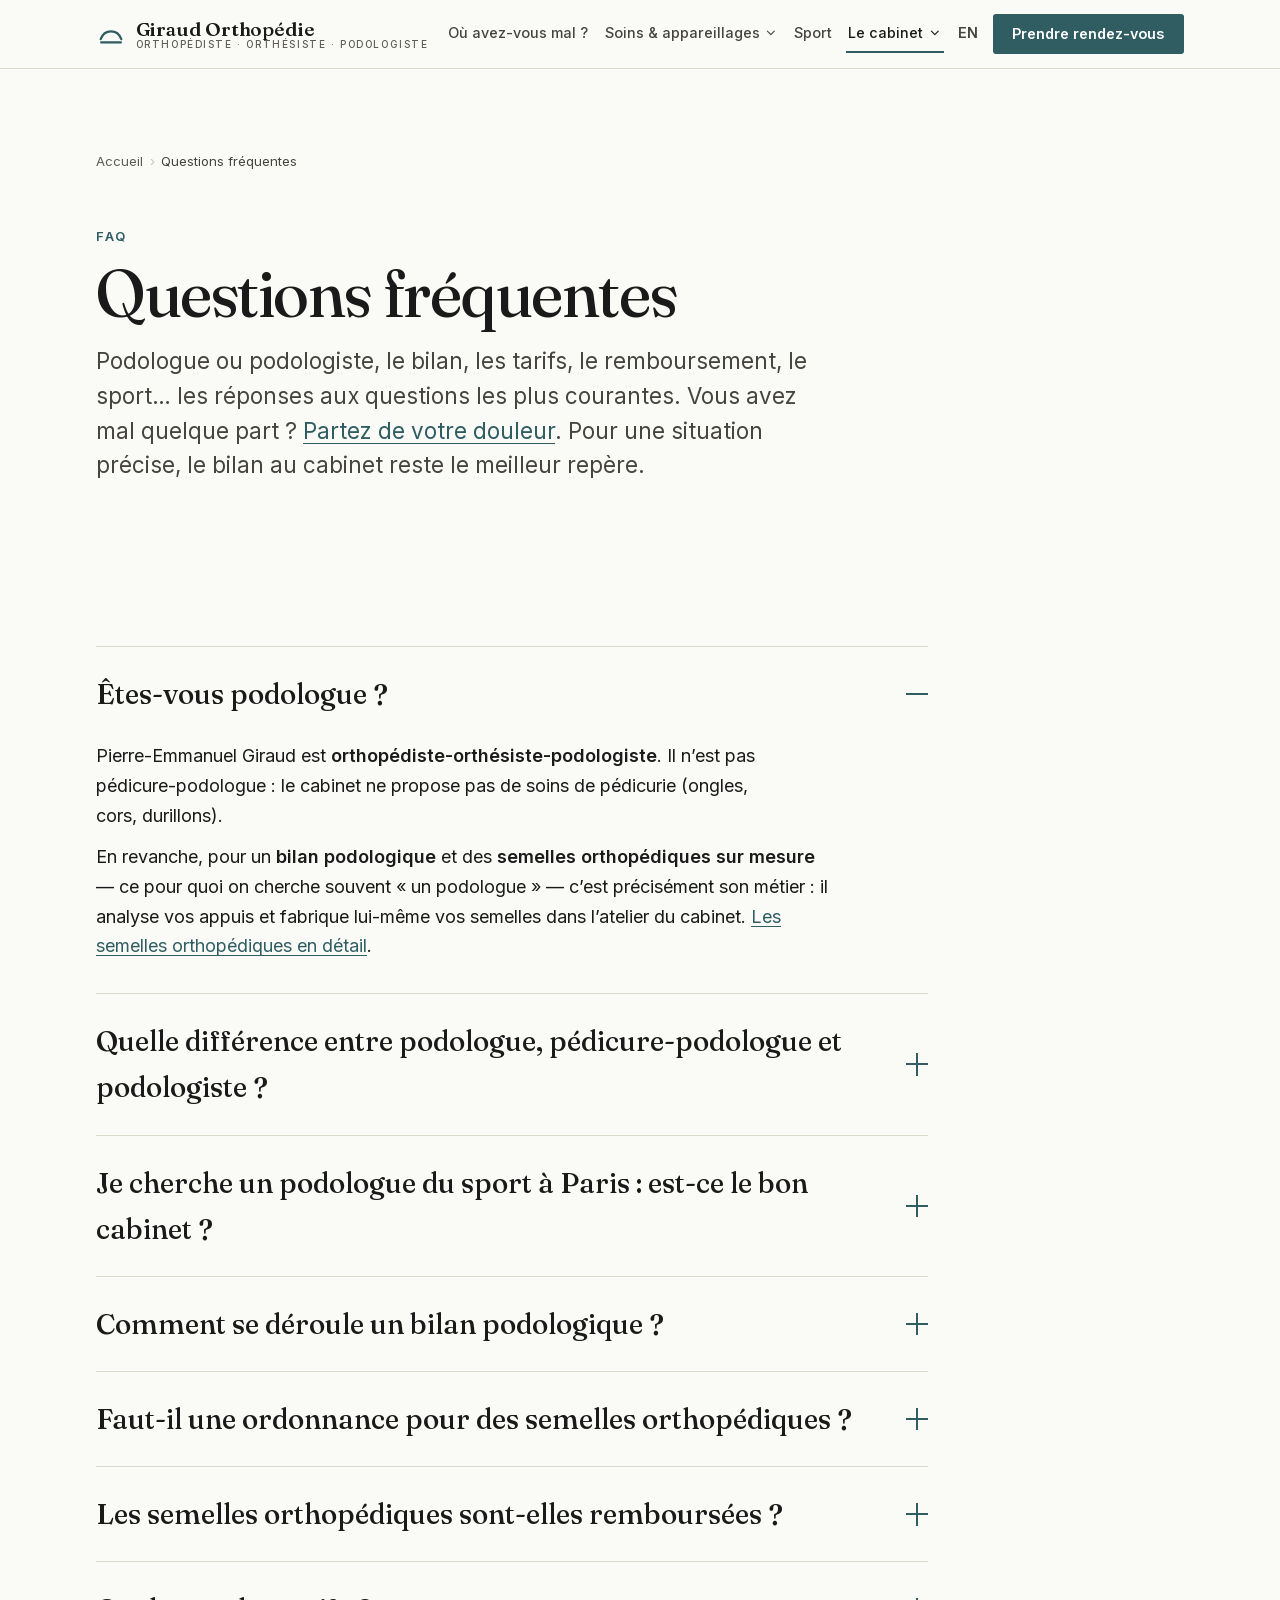
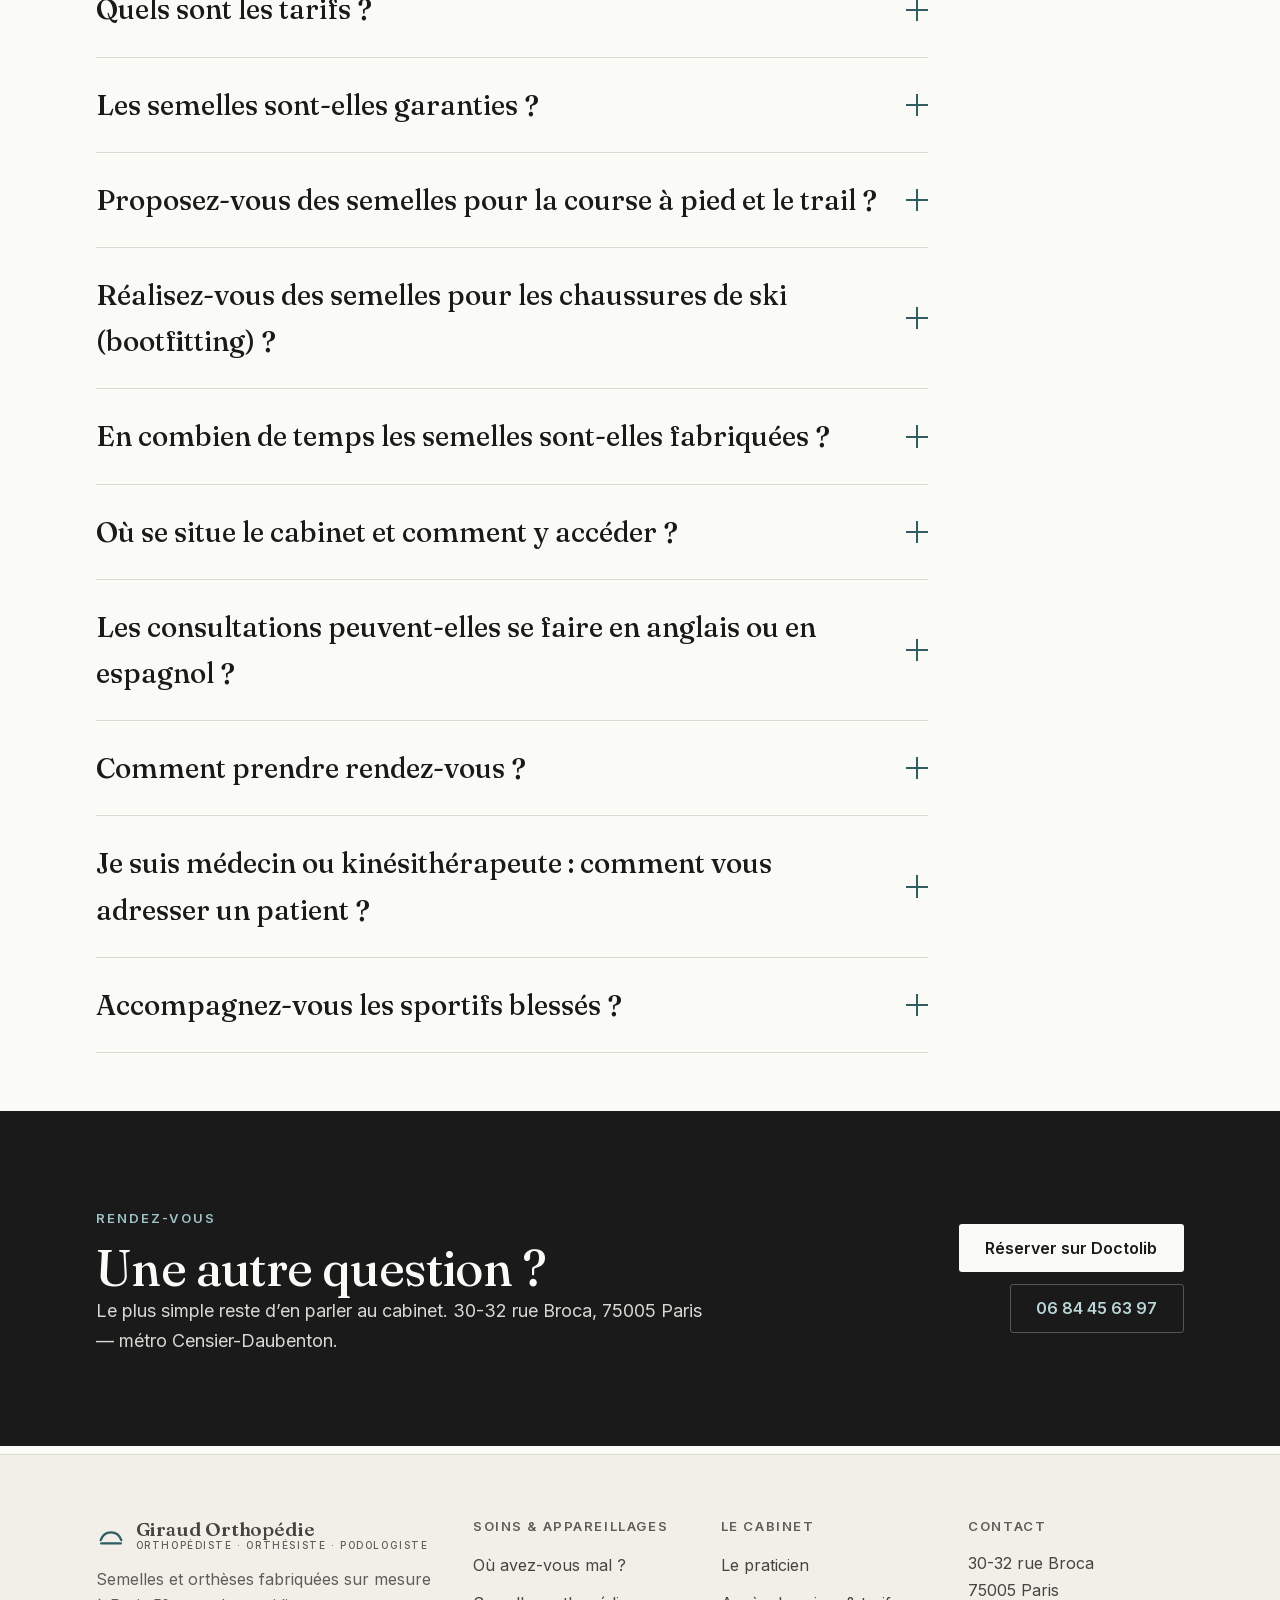
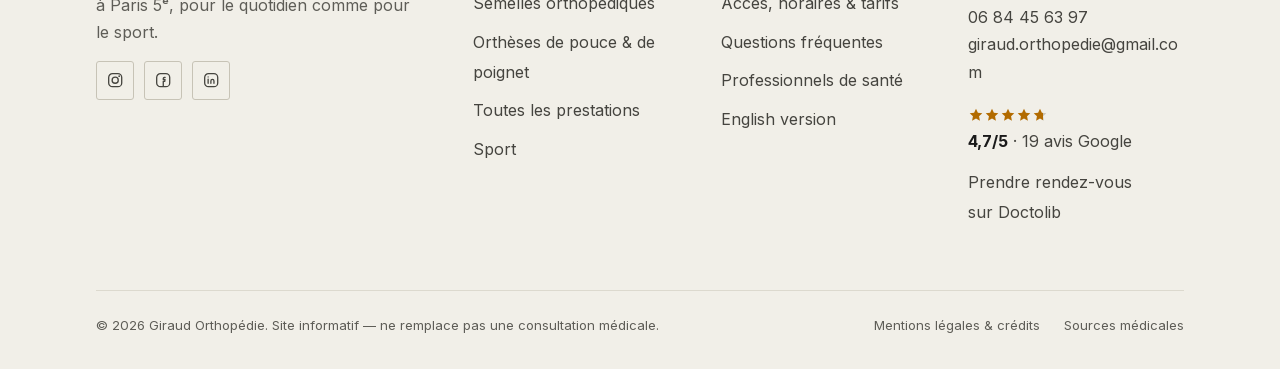
<file: faq.html>
<!DOCTYPE html>
<html lang="fr">
<head>
<meta charset="utf-8">
<script>document.documentElement.classList.add('js');</script>
<meta name="viewport" content="width=device-width, initial-scale=1">
<title>FAQ — Podologue ou podologiste ? Semelles, tarifs, remboursement | Giraud Orthopédie Paris 5ᵉ</title>
<meta name="description" content="FAQ du cabinet Giraud Orthopédie (Paris 5ᵉ, Censier-Daubenton) : podologue ou podologiste, bilan podologique, tarifs et remboursement des semelles orthopédiques, podologie du sport, prise de rendez-vous.">
<meta name="theme-color" content="#FAFAF7">
<link rel="canonical" href="https://www.giraud-orthopedie.fr/faq.html">
<meta property="og:type" content="website">
<meta property="og:locale" content="fr_FR">
<meta property="og:site_name" content="Giraud Orthopédie">
<meta property="og:url" content="https://www.giraud-orthopedie.fr/faq.html">
<meta property="og:title" content="Questions fréquentes — Giraud Orthopédie">
<meta property="og:description" content="Bilan, tarifs, remboursement des semelles, sport et ski : les réponses aux questions les plus courantes.">
<meta property="og:image" content="https://www.giraud-orthopedie.fr/assets/img/og-image.png">
<meta property="og:image:width" content="1200">
<meta property="og:image:height" content="630">
<meta name="twitter:card" content="summary_large_image">
<link rel="icon" href="assets/img/favicon.svg" type="image/svg+xml">
<link rel="apple-touch-icon" href="assets/img/favicon.svg">
<link rel="preload" href="assets/fonts/inter-latin.woff2" as="font" type="font/woff2" crossorigin>
<link rel="preload" href="assets/fonts/fraunces-latin.woff2" as="font" type="font/woff2" crossorigin>
<link rel="stylesheet" href="assets/css/style.css">
<script type="application/ld+json">
{
  "@context": "https://schema.org",
  "@type": "FAQPage",
  "mainEntity": [
    {"@type":"Question","name":"Êtes-vous podologue ?","acceptedAnswer":{"@type":"Answer","text":"Pierre-Emmanuel Giraud est orthopédiste-orthésiste-podologiste. Il n’est pas pédicure-podologue : le cabinet ne propose pas de soins de pédicurie (ongles, cors, durillons). En revanche, pour un bilan podologique et des semelles orthopédiques sur mesure — ce pour quoi on cherche souvent « un podologue » — c’est précisément son métier : il analyse vos appuis et fabrique lui-même vos semelles dans l’atelier du cabinet."}},
    {"@type":"Question","name":"Quelle différence entre podologue, pédicure-podologue et podologiste ?","acceptedAnswer":{"@type":"Answer","text":"« Podologue » est le terme courant. Le pédicure-podologue est un professionnel de santé qui soigne la peau et les ongles du pied, et peut aussi réaliser des semelles. L’orthopédiste-orthésiste-podologiste est un spécialiste de l’appareillage : il conçoit et fabrique sur mesure des semelles orthopédiques et des orthèses (pied, main, poignet). Pour des semelles, l’appareillage est le cœur de son métier."}},
    {"@type":"Question","name":"Je cherche un podologue du sport à Paris : est-ce le bon cabinet ?","acceptedAnswer":{"@type":"Answer","text":"Oui. Le cabinet est orienté podologie du sport : analyse de la foulée sur tapis de course, plateforme de pression, semelles adaptées à la course à pied, au tennis, au padel, aux sports collectifs, au vélo et au ski. Pierre-Emmanuel Giraud est lui-même marathonien et formé à la prévention des blessures en course à pied."}},
    {"@type":"Question","name":"Comment se déroule un bilan podologique ?","acceptedAnswer":{"@type":"Answer","text":"Le bilan commence par un entretien (antécédents, douleurs, activité, pratique sportive), suivi d’un examen clinique : étude statique des appuis sur podoscope ou plateforme, puis analyse dynamique de la marche et de la course. L’usure de vos chaussures est également observée. Si un appareillage est utile, des empreintes sont prises pour fabriquer des semelles sur mesure. Comptez environ 45 minutes."}},
    {"@type":"Question","name":"Faut-il une ordonnance pour des semelles orthopédiques ?","acceptedAnswer":{"@type":"Answer","text":"Une ordonnance n’est pas obligatoire pour consulter et être appareillé. En revanche, une prescription médicale est nécessaire pour prétendre à un remboursement des orthèses plantaires."}},
    {"@type":"Question","name":"Les semelles orthopédiques sont-elles remboursées ?","acceptedAnswer":{"@type":"Answer","text":"Sur prescription médicale, les orthèses plantaires (semelles orthopédiques) peuvent ouvrir droit à une prise en charge partielle de l’Assurance Maladie, le plus souvent complétée par votre mutuelle. Le détail dépend de votre situation et vous est précisé au cabinet."}},
    {"@type":"Question","name":"Quels sont les tarifs ?","acceptedAnswer":{"@type":"Answer","text":"Bilan podologique : 80 €. Semelles orthopédiques sur mesure, bilan inclus : 230 € (adulte), 170 € (enfant). Orthèses du membre supérieur et orthoplasties : tarif fixe, communiqué au cabinet. Règlement par carte bancaire ou en espèces ; la carte Vitale n’est pas acceptée."}},
    {"@type":"Question","name":"Les semelles sont-elles garanties ?","acceptedAnswer":{"@type":"Answer","text":"Oui, six mois. Pendant cette période, les semelles sont retouchées ou refaites jusqu’à ce que vous soyez à l’aise."}},
    {"@type":"Question","name":"Les consultations peuvent-elles se faire en anglais ou en espagnol ?","acceptedAnswer":{"@type":"Answer","text":"Oui. Les consultations se font en français, en anglais ou en espagnol."}},
    {"@type":"Question","name":"Proposez-vous des semelles pour la course à pied et le trail ?","acceptedAnswer":{"@type":"Answer","text":"Oui. Après une analyse de la foulée, des semelles adaptées à la course sur route ou au trail peuvent être réalisées, en prévention comme en accompagnement d’une blessure de surmenage, en lien si besoin avec le kinésithérapeute du sport. Les semelles s’adaptent aussi aux autres sports : tennis, padel, basket, handball, football, vélo, ski…"}},
    {"@type":"Question","name":"Réalisez-vous des semelles pour les chaussures de ski (bootfitting) ?","acceptedAnswer":{"@type":"Answer","text":"Oui. Une semelle sur mesure placée dans la chaussure de ski améliore le confort, la stabilité et la précision du pilotage. Elle constitue la base d’un bon bootfitting, pour le ski alpin, le ski de randonnée comme le ski de fond."}},
    {"@type":"Question","name":"En combien de temps les semelles sont-elles fabriquées ?","acceptedAnswer":{"@type":"Answer","text":"Chaque appareillage est conçu et façonné sur mesure dans l’atelier attenant au cabinet. Le délai de réalisation vous est indiqué lors du bilan."}},
    {"@type":"Question","name":"Où se situe le cabinet et comment y accéder ?","acceptedAnswer":{"@type":"Answer","text":"Le cabinet se trouve au 30-32 rue Broca, 75005 Paris. Accès : métro Censier-Daubenton (ligne 7), RER B Port-Royal, parking des Patriarches (37 rue Daubenton)."}},
    {"@type":"Question","name":"Comment prendre rendez-vous ?","acceptedAnswer":{"@type":"Answer","text":"La prise de rendez-vous se fait en ligne sur Doctolib, qui indique les disponibilités à jour, ou par téléphone au 06 84 45 63 97."}},
    {"@type":"Question","name":"Je suis médecin ou kinésithérapeute : comment vous adresser un patient ?","acceptedAnswer":{"@type":"Answer","text":"Le patient réserve sur Doctolib ou par téléphone en indiquant qui l’adresse ; pour une prise en charge par l’Assurance Maladie, une prescription médicale est nécessaire. Pour échanger sur un patient, appelez le cabinet au 06 84 45 63 97. Tout est détaillé sur la page Professionnels de santé."}},
    {"@type":"Question","name":"Accompagnez-vous les sportifs blessés ?","acceptedAnswer":{"@type":"Answer","text":"L’orthopédiste-podologiste agit sur l’interface pied-sol : analyse des appuis et de la foulée, semelles et conseils de chaussage. Cet accompagnement se pense en complément — et non en remplacement — de l’avis d’un médecin et du travail du kinésithérapeute du sport. En cas de douleur, consultez un professionnel de santé."}}
  ]
}
</script>
</head>
<body>
<a class="skip-link" href="#main">Aller au contenu principal</a>

<header class="site-header">
  <div class="container site-header__inner">
    <a class="brand" href="./" aria-label="Giraud Orthopédie — accueil">
      <svg class="brand__mark" viewBox="0 0 32 32" aria-hidden="true" focusable="false">
        <path d="M5 21.5 C 9 10.5, 23 10.5, 27 21.5" fill="none" stroke="currentColor" stroke-width="2.4" stroke-linecap="round"/>
        <line x1="5.5" y1="25" x2="26.5" y2="25" stroke="currentColor" stroke-width="2.4" stroke-linecap="round"/>
      </svg>
      <span class="brand__name">Giraud Orthopédie<small>Orthopédiste · Orthésiste · Podologiste</small></span>
    </a>
    <button class="menu-toggle" type="button" aria-expanded="false" aria-controls="site-nav">
      <span class="menu-toggle__bars" aria-hidden="true"><span></span></span>
      <span>Menu</span>
    </button>
    <nav class="site-nav" id="site-nav" data-collapsible aria-label="Navigation principale">
      <ul class="site-nav__list">
        <li><a class="site-nav__link" href="douleurs.html">Où avez-vous mal&nbsp;?</a></li>
        <li class="site-nav__item has-sub">
          <button class="site-nav__link site-nav__toggle" type="button" aria-expanded="false" aria-controls="sub-soins">Soins &amp; appareillages<svg class="site-nav__chev" viewBox="0 0 24 24" fill="none" stroke="currentColor" stroke-width="2" stroke-linecap="round" stroke-linejoin="round" aria-hidden="true"><path d="m6 9 6 6 6-6"/></svg></button>
          <span class="site-nav__heading">Soins &amp; appareillages</span>
          <ul class="site-nav__sub" id="sub-soins">
          <li><a href="semelles-orthopediques-paris.html">Semelles orthopédiques</a></li>
          <li><a href="orthese-pouce-poignet-sur-mesure.html">Orthèses de pouce &amp; de poignet</a></li>
          <li><a href="prestations.html#hallux">Orthèses de nuit &amp; orthoplasties</a></li>
          <li><a href="prestations.html">Toutes les prestations</a></li>
          </ul>
        </li>
        <li><a class="site-nav__link" href="sport.html">Sport</a></li>
        <li class="site-nav__item has-sub is-current">
          <button class="site-nav__link site-nav__toggle" type="button" aria-expanded="false" aria-controls="sub-cabinet">Le cabinet<svg class="site-nav__chev" viewBox="0 0 24 24" fill="none" stroke="currentColor" stroke-width="2" stroke-linecap="round" stroke-linejoin="round" aria-hidden="true"><path d="m6 9 6 6 6-6"/></svg></button>
          <span class="site-nav__heading">Le cabinet</span>
          <ul class="site-nav__sub" id="sub-cabinet">
          <li><a href="praticien.html">Le praticien</a></li>
          <li><a href="infos-pratiques.html">Accès, horaires &amp; tarifs</a></li>
          <li><a href="faq.html" aria-current="page">Questions fréquentes</a></li>
          <li><a href="professionnels-de-sante.html">Professionnels de santé</a></li>
          </ul>
        </li>
        <li><a class="site-nav__link site-nav__lang" href="custom-orthotics-paris.html" hreflang="en" lang="en" title="English version">EN<span class="site-nav__lang-long"> — English version</span></a></li>
        <li><a class="btn btn--primary" href="https://www.doctolib.fr/orthopediste-orthesiste/paris/pierre-emmanuel-giraud" target="_blank" rel="noopener">Prendre rendez-vous</a></li>
      </ul>
    </nav>
  </div>
</header>

<main id="main">
  <section class="section section--tight">
    <div class="container">
      <nav class="breadcrumb" aria-label="Fil d’Ariane">
        <ol>
          <li><a href="./">Accueil</a></li>
          <li aria-current="page">Questions fréquentes</li>
        </ol>
      </nav>
      <div class="section-head mt-7">
        <span class="eyebrow">FAQ</span>
        <h1>Questions fréquentes</h1>
        <p class="lead">Podologue ou podologiste, le bilan, les tarifs, le remboursement, le sport… les réponses aux questions les plus courantes. Vous avez mal quelque part&nbsp;? <a href="douleurs.html">Partez de votre douleur</a>. Pour une situation précise, le bilan au cabinet reste le meilleur repère.</p>
      </div>
    </div>
  </section>

  <section class="section section--tight" aria-labelledby="faq-title">
    <div class="container">
      <h2 id="faq-title" class="sr-only">Liste des questions fréquentes</h2>
      <div class="accordion measure-wide">
        <details id="podologue" open>
          <summary>Êtes-vous podologue&nbsp;?<span class="sign" aria-hidden="true"></span></summary>
          <div class="accordion__body">
            <p>Pierre-Emmanuel Giraud est <strong>orthopédiste-orthésiste-podologiste</strong>. Il n’est pas pédicure-podologue&nbsp;: le cabinet ne propose pas de soins de pédicurie (ongles, cors, durillons).</p>
            <p>En revanche, pour un <strong>bilan podologique</strong> et des <strong>semelles orthopédiques sur mesure</strong> — ce pour quoi on cherche souvent «&nbsp;un podologue&nbsp;» — c’est précisément son métier&nbsp;: il analyse vos appuis et fabrique lui-même vos semelles dans l’atelier du cabinet. <a href="semelles-orthopediques-paris.html">Les semelles orthopédiques en détail</a>.</p>
          </div>
        </details>
        <details>
          <summary>Quelle différence entre podologue, pédicure-podologue et podologiste&nbsp;?<span class="sign" aria-hidden="true"></span></summary>
          <div class="accordion__body">
            <p>«&nbsp;Podologue&nbsp;» est le terme courant. Le <strong>pédicure-podologue</strong> est un professionnel de santé qui soigne la peau et les ongles du pied, et peut aussi réaliser des semelles.</p>
            <p>L’<strong>orthopédiste-orthésiste-podologiste</strong> est un spécialiste de l’appareillage&nbsp;: il conçoit et fabrique sur mesure des semelles orthopédiques et des orthèses (pied, main, poignet). Pour des semelles, l’appareillage est le cœur de son métier.</p>
          </div>
        </details>
        <details>
          <summary>Je cherche un podologue du sport à Paris&nbsp;: est-ce le bon cabinet&nbsp;?<span class="sign" aria-hidden="true"></span></summary>
          <div class="accordion__body">
            <p>Oui. Le cabinet est orienté <strong>podologie du sport</strong>&nbsp;: analyse de la foulée sur tapis de course, plateforme de pression, semelles adaptées à la course à pied, au tennis, au padel, aux sports collectifs, au vélo et au ski. Pierre-Emmanuel Giraud est lui-même marathonien et formé à la prévention des blessures en course à pied. <a href="sport.html">La podologie du sport</a>.</p>
          </div>
        </details>
        <details>
          <summary>Comment se déroule un bilan podologique&nbsp;?<span class="sign" aria-hidden="true"></span></summary>
          <div class="accordion__body">
            <p>Le bilan commence par un entretien (antécédents, douleurs, activité, pratique sportive), suivi d’un examen clinique&nbsp;: étude statique des appuis sur podoscope ou plateforme, puis analyse dynamique de la marche et de la course. L’usure de vos chaussures est également observée. Si un appareillage est utile, des empreintes sont prises pour fabriquer des semelles sur mesure. Comptez environ 45&nbsp;minutes.</p>
          </div>
        </details>
        <details>
          <summary>Faut-il une ordonnance pour des semelles orthopédiques&nbsp;?<span class="sign" aria-hidden="true"></span></summary>
          <div class="accordion__body">
            <p>Une ordonnance n’est pas obligatoire pour consulter et être appareillé. En revanche, une <strong>prescription médicale</strong> est nécessaire pour prétendre à un remboursement des orthèses plantaires.</p>
          </div>
        </details>
        <details>
          <summary>Les semelles orthopédiques sont-elles remboursées&nbsp;?<span class="sign" aria-hidden="true"></span></summary>
          <div class="accordion__body">
            <p>Sur prescription médicale, les orthèses plantaires (semelles orthopédiques) peuvent ouvrir droit à une <strong>prise en charge partielle de l’Assurance Maladie</strong>, le plus souvent complétée par votre mutuelle. Le détail dépend de votre situation et vous est précisé au cabinet.</p>
          </div>
        </details>
        <details>
          <summary>Quels sont les tarifs&nbsp;?<span class="sign" aria-hidden="true"></span></summary>
          <div class="accordion__body">
            <ul>
              <li>Bilan podologique&nbsp;: <strong>80&nbsp;€</strong></li>
              <li>Semelles orthopédiques sur mesure, bilan inclus&nbsp;: <strong>230&nbsp;€</strong> (adulte), <strong>170&nbsp;€</strong> (enfant)</li>
              <li>Orthèses du membre supérieur et orthoplasties&nbsp;: <strong>tarif fixe, communiqué au cabinet</strong></li>
            </ul>
            <p>Règlement par carte bancaire ou en espèces&nbsp;; la carte Vitale n’est pas acceptée au cabinet.</p>
            <p class="text-muted" style="font-size:var(--fs-75);margin-top:var(--sp-3)">Voir aussi la page <a href="infos-pratiques.html#tarifs">Infos pratiques</a>.</p>
          </div>
        </details>
        <details>
          <summary>Les semelles sont-elles garanties&nbsp;?<span class="sign" aria-hidden="true"></span></summary>
          <div class="accordion__body">
            <p>Oui, <strong>six mois</strong>. Pendant cette période, les semelles sont retouchées ou refaites jusqu’à ce que vous soyez à l’aise.</p>
          </div>
        </details>
        <details>
          <summary>Proposez-vous des semelles pour la course à pied et le trail&nbsp;?<span class="sign" aria-hidden="true"></span></summary>
          <div class="accordion__body">
            <p>Oui. Après une <strong>analyse de la foulée</strong>, des semelles adaptées à la course sur route ou au trail peuvent être réalisées, en prévention comme en accompagnement d’une blessure de surmenage, en lien si besoin avec le kinésithérapeute du sport. Les semelles s’adaptent aussi aux autres sports&nbsp;: tennis, padel, basket, handball, football, vélo, ski… Plus de détails sur la page <a href="sport.html">Sport</a>.</p>
          </div>
        </details>
        <details>
          <summary>Réalisez-vous des semelles pour les chaussures de ski (bootfitting)&nbsp;?<span class="sign" aria-hidden="true"></span></summary>
          <div class="accordion__body">
            <p>Oui. Une semelle sur mesure placée dans la chaussure de ski améliore le confort, la stabilité et la <strong>précision du pilotage</strong>. Elle constitue la base d’un bon bootfitting, pour le ski alpin, le ski de randonnée comme le ski de fond.</p>
          </div>
        </details>
        <details>
          <summary>En combien de temps les semelles sont-elles fabriquées&nbsp;?<span class="sign" aria-hidden="true"></span></summary>
          <div class="accordion__body">
            <p>Chaque appareillage est conçu et façonné <strong>sur mesure dans l’atelier</strong> attenant au cabinet. Le délai de réalisation vous est indiqué lors du bilan.</p>
          </div>
        </details>
        <details>
          <summary>Où se situe le cabinet et comment y accéder&nbsp;?<span class="sign" aria-hidden="true"></span></summary>
          <div class="accordion__body">
            <p>Le cabinet se trouve au <strong>30-32 rue Broca, 75005 Paris</strong>. Accès&nbsp;: métro Censier-Daubenton (ligne&nbsp;7), RER&nbsp;B Port-Royal, parking des Patriarches (37 rue Daubenton).</p>
          </div>
        </details>
        <details>
          <summary>Les consultations peuvent-elles se faire en anglais ou en espagnol&nbsp;?<span class="sign" aria-hidden="true"></span></summary>
          <div class="accordion__body">
            <p>Oui. Les consultations se font en français, en anglais ou en espagnol. <a href="custom-orthotics-paris.html" hreflang="en" lang="en">English version of the site</a>.</p>
          </div>
        </details>
        <details>
          <summary>Comment prendre rendez-vous&nbsp;?<span class="sign" aria-hidden="true"></span></summary>
          <div class="accordion__body">
            <p>La prise de rendez-vous se fait en ligne sur <a href="https://www.doctolib.fr/orthopediste-orthesiste/paris/pierre-emmanuel-giraud" target="_blank" rel="noopener">Doctolib</a>, qui indique les disponibilités à jour, ou par téléphone au <a href="tel:+33684456397">06&nbsp;84&nbsp;45&nbsp;63&nbsp;97</a>.</p>
          </div>
        </details>
        <details>
          <summary>Je suis médecin ou kinésithérapeute&nbsp;: comment vous adresser un patient&nbsp;?<span class="sign" aria-hidden="true"></span></summary>
          <div class="accordion__body">
            <p>Le patient réserve sur Doctolib ou par téléphone en indiquant qui l’adresse&nbsp;; pour une prise en charge par l’Assurance Maladie, une prescription médicale est nécessaire. Pour échanger sur un patient, appelez le cabinet au <a href="tel:+33684456397">06&nbsp;84&nbsp;45&nbsp;63&nbsp;97</a>. Tout est détaillé sur la page <a href="professionnels-de-sante.html">Professionnels de santé</a>.</p>
          </div>
        </details>
        <details>
          <summary>Accompagnez-vous les sportifs blessés&nbsp;?<span class="sign" aria-hidden="true"></span></summary>
          <div class="accordion__body">
            <p>L’orthopédiste-podologiste agit sur l’interface pied-sol&nbsp;: analyse des appuis et de la foulée, semelles et conseils de chaussage. Cet accompagnement se pense en complément — et non en remplacement — de l’avis d’un médecin et du travail du kinésithérapeute du sport.</p>
            <p class="disclaimer" style="margin-top:var(--sp-4)">En cas de douleur, demandez l’avis d’un professionnel de santé. Ce contenu est informatif et ne remplace pas une consultation.</p>
          </div>
        </details>
      </div>
    </div>
  </section>

  <section class="section cta-band section--ink" aria-labelledby="rdv-title">
    <div class="container">
      <div class="cta-band__grid">
        <div>
          <span class="eyebrow">Rendez-vous</span>
          <h2 id="rdv-title">Une autre question&nbsp;?</h2>
          <p class="flow">Le plus simple reste d’en parler au cabinet. 30-32 rue Broca, 75005 Paris — métro Censier-Daubenton.</p>
        </div>
        <div class="cta-band__actions">
          <a class="btn btn--on-ink btn--lg" href="https://www.doctolib.fr/orthopediste-orthesiste/paris/pierre-emmanuel-giraud" target="_blank" rel="noopener">Réserver sur Doctolib</a>
          <a class="btn btn--ghost btn--lg" href="tel:+33684456397" style="color:#B9D6D8;border-color:rgba(255,255,255,.25)">06&nbsp;84&nbsp;45&nbsp;63&nbsp;97</a>
        </div>
      </div>
    </div>
  </section>

</main>

<footer class="site-footer">
  <div class="container">
    <div class="site-footer__grid">
      <div class="footer-col footer-brand">
        <a class="brand" href="./" aria-label="Giraud Orthopédie — accueil">
          <svg class="brand__mark" viewBox="0 0 32 32" aria-hidden="true" focusable="false">
            <path d="M5 21.5 C 9 10.5, 23 10.5, 27 21.5" fill="none" stroke="currentColor" stroke-width="2.4" stroke-linecap="round"/>
            <line x1="5.5" y1="25" x2="26.5" y2="25" stroke="currentColor" stroke-width="2.4" stroke-linecap="round"/>
          </svg>
          <span class="brand__name">Giraud Orthopédie<small>Orthopédiste · Orthésiste · Podologiste</small></span>
        </a>
        <p>Semelles et orthèses fabriquées sur mesure à Paris 5ᵉ, pour le quotidien comme pour le sport.</p>
        <div class="footer-social">
          <a href="https://www.instagram.com/giraud_orthopedie_paris/" target="_blank" rel="noopener" aria-label="Instagram (nouvelle fenêtre)">
            <svg class="ico" viewBox="0 0 24 24" fill="none" stroke="currentColor" stroke-width="1.7" aria-hidden="true"><rect x="3.5" y="3.5" width="17" height="17" rx="5"/><circle cx="12" cy="12" r="4"/><circle cx="17.2" cy="6.8" r="1.1" fill="currentColor" stroke="none"/></svg>
          </a>
          <a href="https://www.facebook.com/p/Giraud-Orthop%C3%A9die-100063667833870/" target="_blank" rel="noopener" aria-label="Facebook (nouvelle fenêtre)">
            <svg class="ico" viewBox="0 0 24 24" fill="none" stroke="currentColor" stroke-width="1.7" stroke-linecap="round" stroke-linejoin="round" aria-hidden="true"><rect x="3.5" y="3.5" width="17" height="17" rx="5"/><path d="M14.6 8.2h-1.1c-.85 0-1.4.55-1.4 1.45V11h2.3l-.4 2.4h-1.9V20"/></svg>
          </a>
          <a href="https://www.linkedin.com/in/pierre-emmanuel-giraud-6b8389175/" target="_blank" rel="noopener" aria-label="LinkedIn (nouvelle fenêtre)">
            <svg class="ico" viewBox="0 0 24 24" fill="none" stroke="currentColor" stroke-width="1.7" stroke-linecap="round" stroke-linejoin="round" aria-hidden="true"><rect x="3.5" y="3.5" width="17" height="17" rx="5"/><path d="M8 10.5V16M8 7.7v.01M11.6 16v-3.1a2 2 0 0 1 4 0V16"/></svg>
          </a>
        </div>
      </div>
      <div class="footer-col">
        <h2>Soins &amp; appareillages</h2>
        <ul>
          <li><a href="douleurs.html">Où avez-vous mal&nbsp;?</a></li>
          <li><a href="semelles-orthopediques-paris.html">Semelles orthopédiques</a></li>
          <li><a href="orthese-pouce-poignet-sur-mesure.html">Orthèses de pouce &amp; de poignet</a></li>
          <li><a href="prestations.html">Toutes les prestations</a></li>
          <li><a href="sport.html">Sport</a></li>
        </ul>
      </div>
      <div class="footer-col">
        <h2>Le cabinet</h2>
        <ul>
          <li><a href="praticien.html">Le praticien</a></li>
          <li><a href="infos-pratiques.html">Accès, horaires &amp; tarifs</a></li>
          <li><a href="faq.html" aria-current="page">Questions fréquentes</a></li>
          <li><a href="professionnels-de-sante.html">Professionnels de santé</a></li>
          <li><a href="custom-orthotics-paris.html" hreflang="en" lang="en">English version</a></li>
        </ul>
      </div>
      <div class="footer-col">
        <h2>Contact</h2>
        <address>
          30-32 rue Broca<br>
          75005 Paris<br>
          <a href="tel:+33684456397">06&nbsp;84&nbsp;45&nbsp;63&nbsp;97</a><br>
          <a href="mailto:giraud.orthopedie@gmail.com">giraud.orthopedie@gmail.com</a>
        </address>
        <p style="margin-top:var(--sp-4)"><a class="rating rating--footer" href="https://www.google.com/maps?cid=18077941117600670560" target="_blank" rel="noopener"><span class="stars" style="--rating:4.7" aria-hidden="true"></span><span><span class="rating__score">4,7/5</span> · 19 avis Google<span class="sr-only"> (nouvelle fenêtre)</span></span></a></p>
        <p style="margin-top:var(--sp-3)"><a href="https://www.doctolib.fr/orthopediste-orthesiste/paris/pierre-emmanuel-giraud" target="_blank" rel="noopener">Prendre rendez-vous sur Doctolib</a></p>
      </div>
    </div>
    <div class="footer-bottom">
      <p>© 2026 Giraud Orthopédie. Site informatif — ne remplace pas une consultation médicale.</p>
      <nav aria-label="Liens secondaires">
        <a href="mentions-legales.html">Mentions légales &amp; crédits</a>
        <a href="sport.html#sources">Sources médicales</a>
      </nav>
    </div>
  </div>
</footer>

<div class="mobile-cta" role="region" aria-label="Prise de rendez-vous rapide">
  <a class="btn btn--primary" href="https://www.doctolib.fr/orthopediste-orthesiste/paris/pierre-emmanuel-giraud" target="_blank" rel="noopener">Prendre rendez-vous</a>
  <a class="btn btn--ghost" href="tel:+33684456397" aria-label="Appeler le cabinet au 06 84 45 63 97">Appeler</a>
</div>

<script src="assets/js/main.js"></script>
</body>
</html>
</file>
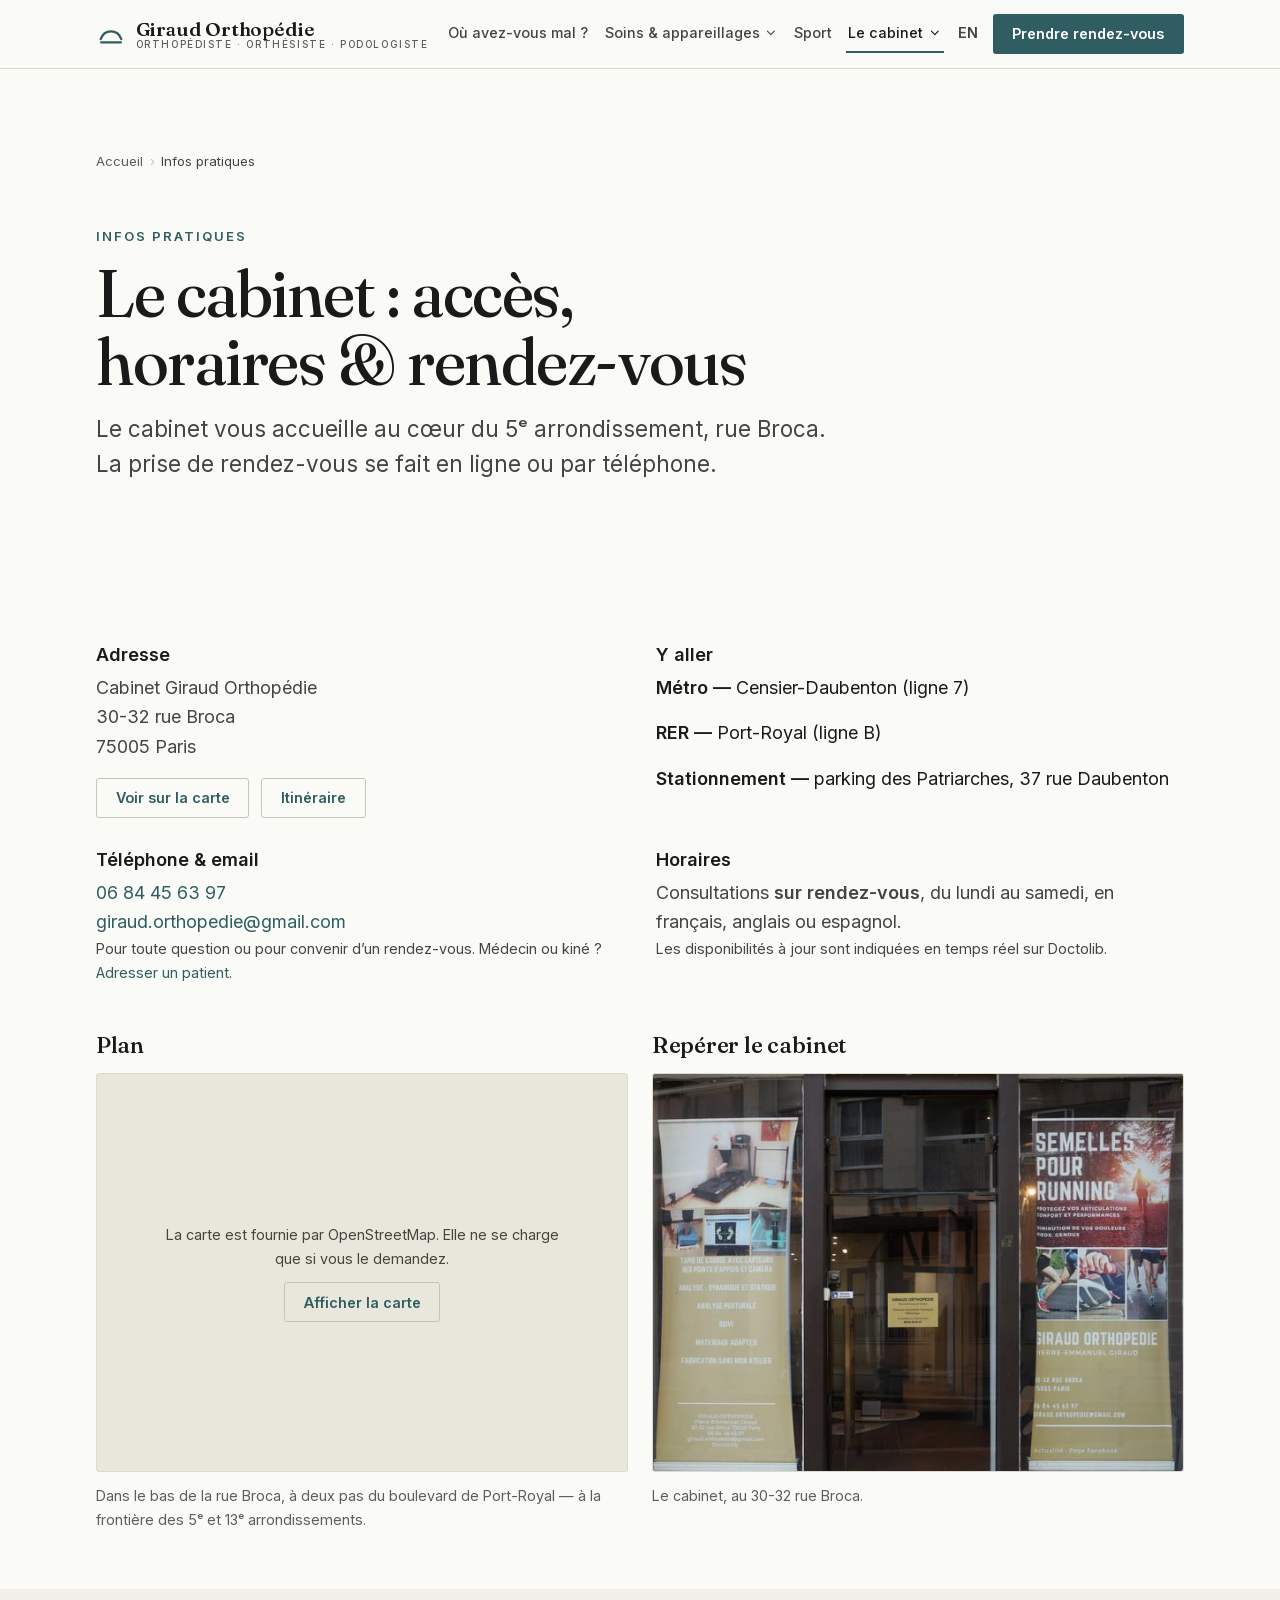
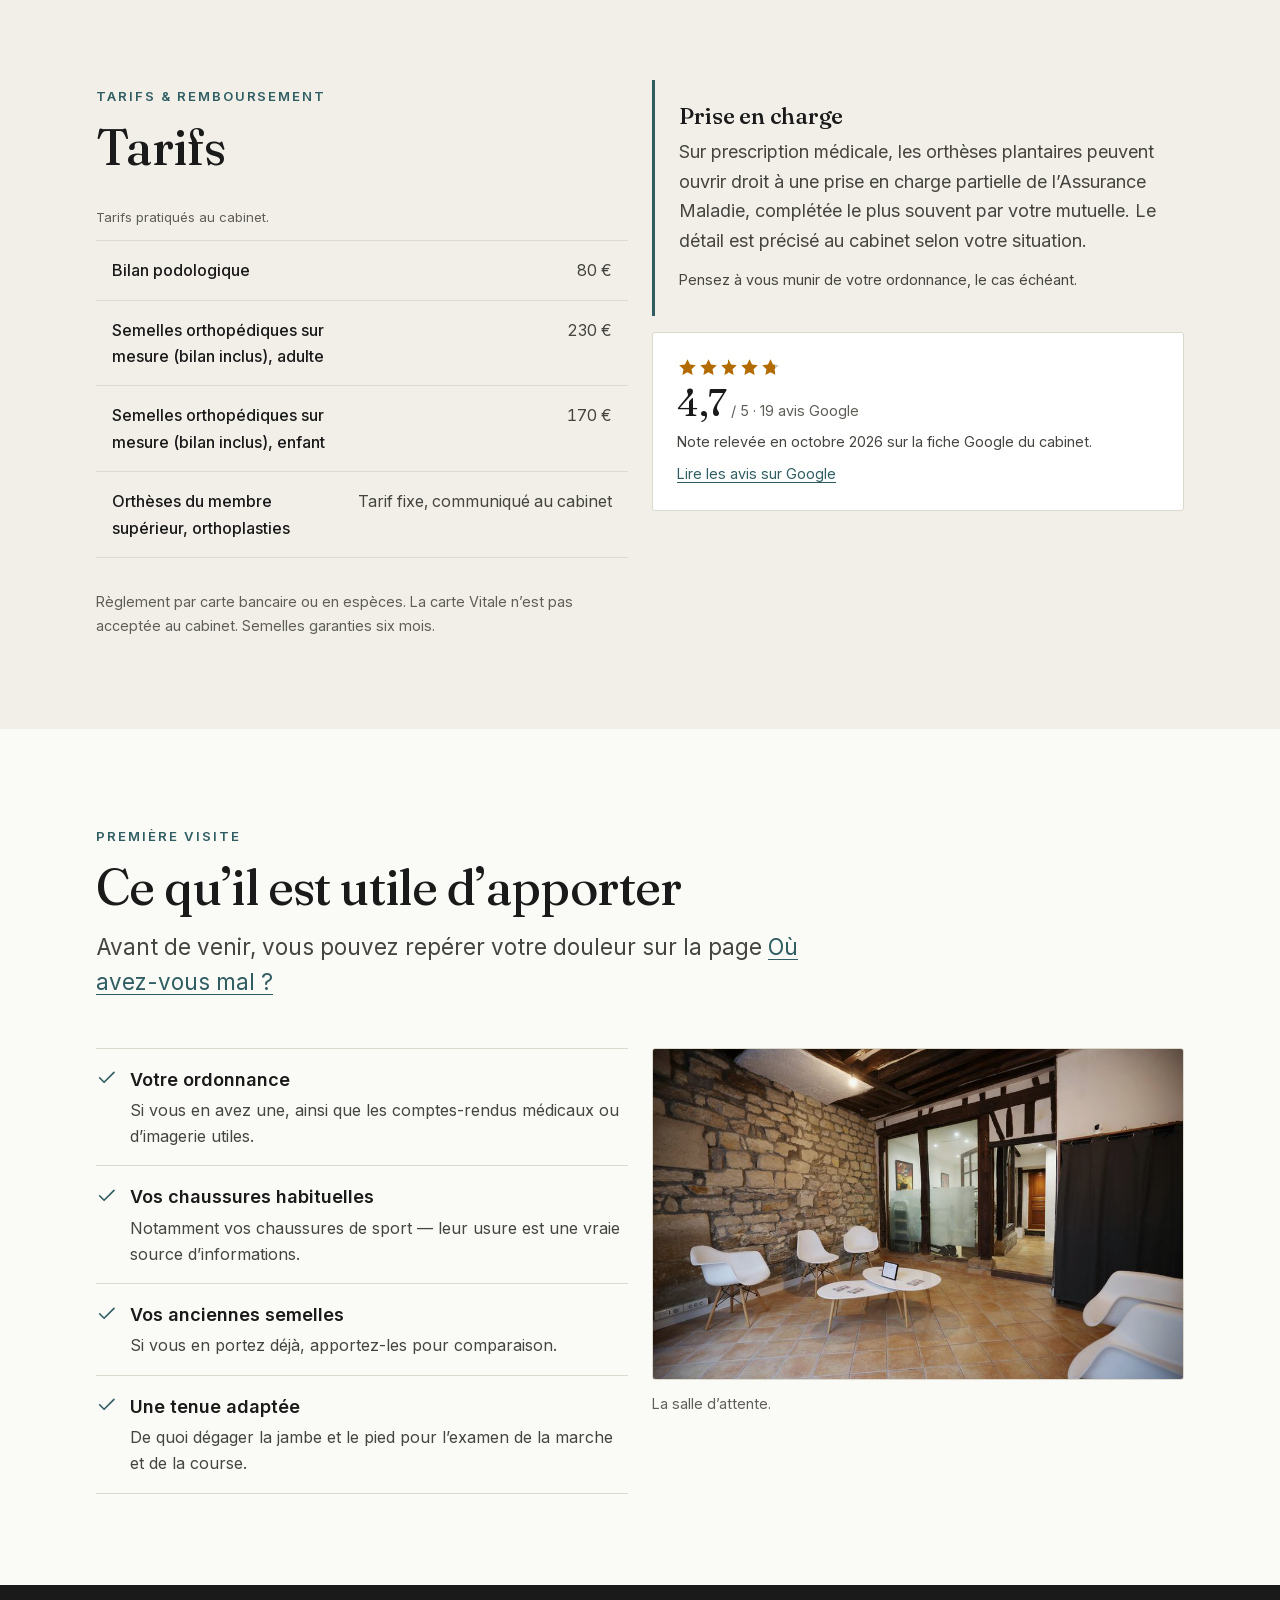
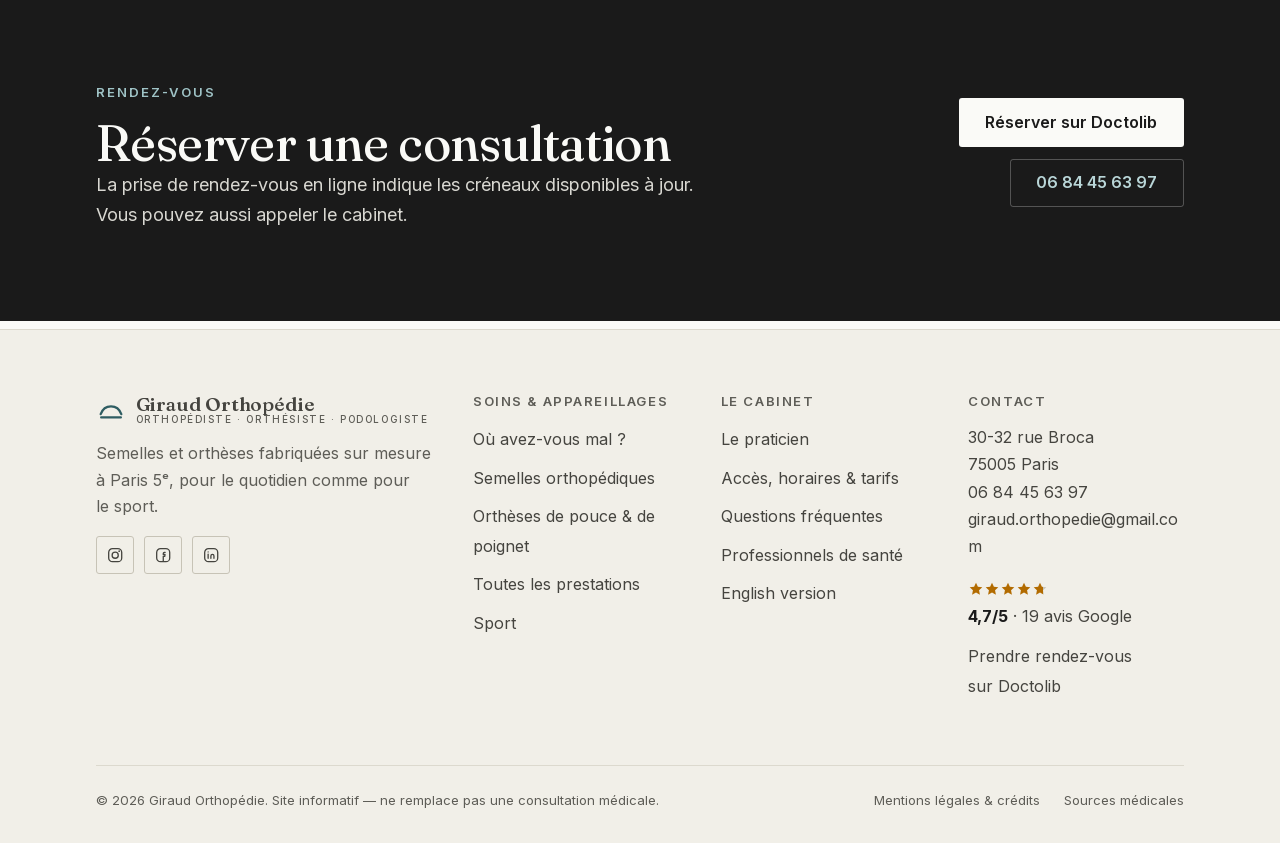
<file: infos-pratiques.html>
<!DOCTYPE html>
<html lang="fr">
<head>
<meta charset="utf-8">
<script>document.documentElement.classList.add('js');</script>
<meta name="viewport" content="width=device-width, initial-scale=1">
<title>Infos pratiques — Accès, horaires & rendez-vous | Giraud Orthopédie Paris 5ᵉ</title>
<meta name="description" content="Cabinet Giraud Orthopédie, 30-32 rue Broca 75005 Paris : accès (M° Censier-Daubenton, RER B Port-Royal), prise de rendez-vous sur Doctolib et tarifs.">
<meta name="theme-color" content="#FAFAF7">
<link rel="canonical" href="https://www.giraud-orthopedie.fr/infos-pratiques.html">
<meta property="og:site_name" content="Giraud Orthopédie">
<meta property="og:url" content="https://www.giraud-orthopedie.fr/infos-pratiques.html">
<meta name="twitter:card" content="summary_large_image">
<meta property="og:type" content="website">
<meta property="og:locale" content="fr_FR">
<meta property="og:title" content="Infos pratiques — Giraud Orthopédie">
<meta property="og:description" content="Accès, horaires, tarifs et prise de rendez-vous. 30-32 rue Broca, 75005 Paris.">
<meta property="og:image" content="https://www.giraud-orthopedie.fr/assets/img/og-image.png">
<meta property="og:image:width" content="1200">
<meta property="og:image:height" content="630">
<link rel="icon" href="assets/img/favicon.svg" type="image/svg+xml">
<link rel="apple-touch-icon" href="assets/img/favicon.svg">
<link rel="preload" href="assets/fonts/inter-latin.woff2" as="font" type="font/woff2" crossorigin>
<link rel="preload" href="assets/fonts/fraunces-latin.woff2" as="font" type="font/woff2" crossorigin>
<link rel="stylesheet" href="assets/css/style.css">
<script type="application/ld+json">
{
  "@context": "https://schema.org",
  "@type": "MedicalBusiness",
  "@id": "https://www.giraud-orthopedie.fr/#cabinet",
  "name": "Giraud Orthopédie — Pierre-Emmanuel Giraud",
  "telephone": "+33684456397",
  "email": "giraud.orthopedie@gmail.com",
  "url": "https://www.giraud-orthopedie.fr",
  "address": {
    "@type": "PostalAddress",
    "streetAddress": "30-32 rue Broca",
    "postalCode": "75005",
    "addressLocality": "Paris",
    "addressCountry": "FR"
  },
  "geo": {"@type": "GeoCoordinates", "latitude": 48.8382762, "longitude": 2.3479628},
  "hasMap": "https://www.google.com/maps?cid=18077941117600670560",
  "medicalSpecialty": "Podiatric",
  "priceRange": "€€"
}
</script>
</head>
<body>
<a class="skip-link" href="#main">Aller au contenu principal</a>

<header class="site-header">
  <div class="container site-header__inner">
    <a class="brand" href="./" aria-label="Giraud Orthopédie — accueil">
      <svg class="brand__mark" viewBox="0 0 32 32" aria-hidden="true" focusable="false">
        <path d="M5 21.5 C 9 10.5, 23 10.5, 27 21.5" fill="none" stroke="currentColor" stroke-width="2.4" stroke-linecap="round"/>
        <line x1="5.5" y1="25" x2="26.5" y2="25" stroke="currentColor" stroke-width="2.4" stroke-linecap="round"/>
      </svg>
      <span class="brand__name">Giraud Orthopédie<small>Orthopédiste · Orthésiste · Podologiste</small></span>
    </a>
    <button class="menu-toggle" type="button" aria-expanded="false" aria-controls="site-nav">
      <span class="menu-toggle__bars" aria-hidden="true"><span></span></span>
      <span>Menu</span>
    </button>
    <nav class="site-nav" id="site-nav" data-collapsible aria-label="Navigation principale">
      <ul class="site-nav__list">
        <li><a class="site-nav__link" href="douleurs.html">Où avez-vous mal&nbsp;?</a></li>
        <li class="site-nav__item has-sub">
          <button class="site-nav__link site-nav__toggle" type="button" aria-expanded="false" aria-controls="sub-soins">Soins &amp; appareillages<svg class="site-nav__chev" viewBox="0 0 24 24" fill="none" stroke="currentColor" stroke-width="2" stroke-linecap="round" stroke-linejoin="round" aria-hidden="true"><path d="m6 9 6 6 6-6"/></svg></button>
          <span class="site-nav__heading">Soins &amp; appareillages</span>
          <ul class="site-nav__sub" id="sub-soins">
          <li><a href="semelles-orthopediques-paris.html">Semelles orthopédiques</a></li>
          <li><a href="orthese-pouce-poignet-sur-mesure.html">Orthèses de pouce &amp; de poignet</a></li>
          <li><a href="prestations.html#hallux">Orthèses de nuit &amp; orthoplasties</a></li>
          <li><a href="prestations.html">Toutes les prestations</a></li>
          </ul>
        </li>
        <li><a class="site-nav__link" href="sport.html">Sport</a></li>
        <li class="site-nav__item has-sub is-current">
          <button class="site-nav__link site-nav__toggle" type="button" aria-expanded="false" aria-controls="sub-cabinet">Le cabinet<svg class="site-nav__chev" viewBox="0 0 24 24" fill="none" stroke="currentColor" stroke-width="2" stroke-linecap="round" stroke-linejoin="round" aria-hidden="true"><path d="m6 9 6 6 6-6"/></svg></button>
          <span class="site-nav__heading">Le cabinet</span>
          <ul class="site-nav__sub" id="sub-cabinet">
          <li><a href="praticien.html">Le praticien</a></li>
          <li><a href="infos-pratiques.html" aria-current="page">Accès, horaires &amp; tarifs</a></li>
          <li><a href="faq.html">Questions fréquentes</a></li>
          <li><a href="professionnels-de-sante.html">Professionnels de santé</a></li>
          </ul>
        </li>
        <li><a class="site-nav__link site-nav__lang" href="custom-orthotics-paris.html" hreflang="en" lang="en" title="English version">EN<span class="site-nav__lang-long"> — English version</span></a></li>
        <li><a class="btn btn--primary" href="https://www.doctolib.fr/orthopediste-orthesiste/paris/pierre-emmanuel-giraud" target="_blank" rel="noopener">Prendre rendez-vous</a></li>
      </ul>
    </nav>
  </div>
</header>

<main id="main">

  <section class="section section--tight">
    <div class="container">
      <nav class="breadcrumb" aria-label="Fil d’Ariane">
        <ol>
          <li><a href="./">Accueil</a></li>
          <li aria-current="page">Infos pratiques</li>
        </ol>
      </nav>
      <div class="section-head mt-7">
        <span class="eyebrow">Infos pratiques</span>
        <h1>Le cabinet&nbsp;: accès, horaires &amp; rendez-vous</h1>
        <p class="lead">Le cabinet vous accueille au cœur du 5ᵉ arrondissement, rue Broca. La prise de rendez-vous se fait en ligne ou par téléphone.</p>
      </div>
    </div>
  </section>

  <section class="section--tight" aria-labelledby="coord-title">
    <div class="container">
      <h2 id="coord-title" class="sr-only">Coordonnées et accès</h2>
      <div class="contact-grid">
        <div class="contact-item">
          <h3>Adresse</h3>
          <address>
            Cabinet Giraud Orthopédie<br>
            30-32 rue Broca<br>
            75005 Paris
          </address>
          <p class="btn-row" style="margin-top:var(--sp-4)">
            <a class="btn btn--ghost" href="https://www.openstreetmap.org/search?query=30-32%20rue%20Broca%2075005%20Paris" target="_blank" rel="noopener">Voir sur la carte</a>
            <a class="btn btn--ghost" href="https://www.google.com/maps/dir/?api=1&amp;destination=30-32+rue+Broca+75005+Paris" target="_blank" rel="noopener">Itinéraire</a>
          </p>
        </div>
        <div class="contact-item">
          <h3>Y aller</h3>
          <ul class="flow" style="list-style:none;padding:0">
            <li><strong>Métro —</strong> Censier-Daubenton (ligne&nbsp;7)</li>
            <li><strong>RER —</strong> Port-Royal (ligne&nbsp;B)</li>
            <li><strong>Stationnement —</strong> parking des Patriarches, 37 rue Daubenton</li>
          </ul>
        </div>
        <div class="contact-item">
          <h3>Téléphone &amp; email</h3>
          <p><a href="tel:+33684456397">06&nbsp;84&nbsp;45&nbsp;63&nbsp;97</a><br><a href="mailto:giraud.orthopedie@gmail.com">giraud.orthopedie@gmail.com</a></p>
          <p class="text-muted" style="font-size:var(--fs-75)">Pour toute question ou pour convenir d’un rendez-vous. Médecin ou kiné&nbsp;? <a href="professionnels-de-sante.html">Adresser un patient</a>.</p>
        </div>
        <div class="contact-item">
          <h3>Horaires</h3>
          <p>Consultations <strong>sur rendez-vous</strong>, du lundi au samedi, en français, anglais ou espagnol.</p>
          <p class="text-muted" style="font-size:var(--fs-75)">Les disponibilités à jour sont indiquées en temps réel sur Doctolib.</p>
        </div>
      </div>
      <div class="grid grid--2 mt-7" style="gap:clamp(1.5rem,1rem+3vw,3rem);align-items:start">
        <div>
          <h3 style="font-size:var(--fs-300);margin-bottom:var(--sp-4)">Plan</h3>
          <div class="map" data-map>
            <div style="display:grid;place-content:center;gap:var(--sp-3);height:100%;padding:var(--sp-5);text-align:center">
              <p style="color:var(--ink-2);font-size:var(--fs-75);max-width:28em">La carte est fournie par OpenStreetMap. Elle ne se charge que si vous le demandez.</p>
              <p><button class="btn btn--ghost" type="button" data-map-src="https://www.openstreetmap.org/export/embed.html?bbox=2.3420%2C48.8353%2C2.3540%2C48.8413&amp;layer=mapnik&amp;marker=48.83828%2C2.34796">Afficher la carte</button></p>
            </div>
          </div>
          <p class="text-muted" style="font-size:var(--fs-75);margin-top:var(--sp-3)">Dans le bas de la rue Broca, à deux pas du boulevard de Port-Royal — à la frontière des 5ᵉ et 13ᵉ arrondissements.</p>
        </div>
        <figure class="figure-wrap">
          <h3 style="font-size:var(--fs-300);margin-bottom:var(--sp-4)">Repérer le cabinet</h3>
          <div class="figure figure--real" style="aspect-ratio:4/3">
            <img src="assets/img/cabinet-giraud-orthopedie-rue-broca-facade-600.jpg" srcset="assets/img/cabinet-giraud-orthopedie-rue-broca-facade-600.jpg 600w, assets/img/cabinet-giraud-orthopedie-rue-broca-facade-900.jpg 900w" sizes="(min-width: 40em) 45vw, 100vw" width="600" height="750" style="object-position:50% 40%" alt="Façade vitrée du cabinet Giraud Orthopédie, 30-32 rue Broca, avec ses affiches « Semelles pour running » de part et d’autre de la porte." loading="lazy" decoding="async">
          </div>
          <figcaption>Le cabinet, au 30-32 rue Broca.</figcaption>
        </figure>
      </div>
    </div>
  </section>

  <!-- TARIFS -->
  <section id="tarifs" class="section section--alt" aria-labelledby="tarifs-title">
    <div class="container">
      <div class="grid grid--2" style="gap:clamp(2rem,1rem+4vw,4rem);align-items:start">
        <div>
          <span class="eyebrow">Tarifs &amp; remboursement</span>
          <h2 id="tarifs-title">Tarifs</h2>
          <table class="table mt-6">
            <caption>Tarifs pratiqués au cabinet.</caption>
            <tbody>
              <tr><th scope="row">Bilan podologique</th><td class="num">80&nbsp;€</td></tr>
              <tr><th scope="row">Semelles orthopédiques sur mesure (bilan inclus), adulte</th><td class="num">230&nbsp;€</td></tr>
              <tr><th scope="row">Semelles orthopédiques sur mesure (bilan inclus), enfant</th><td class="num">170&nbsp;€</td></tr>
              <tr><th scope="row">Orthèses du membre supérieur, orthoplasties</th><td class="num">Tarif fixe, communiqué au cabinet</td></tr>
            </tbody>
          </table>
          <p class="text-muted mt-6" style="font-size:var(--fs-75)">Règlement par carte bancaire ou en espèces. La carte Vitale n’est pas acceptée au cabinet. Semelles garanties six mois.</p>
        </div>
        <div class="flow">
        <aside class="note">
          <h3>Prise en charge</h3>
          <p>Sur prescription médicale, les orthèses plantaires peuvent ouvrir droit à une prise en charge partielle de l’Assurance Maladie, complétée le plus souvent par votre mutuelle. Le détail est précisé au cabinet selon votre situation.</p>
          <p class="text-muted" style="font-size:var(--fs-75)">Pensez à vous munir de votre ordonnance, le cas échéant.</p>
        </aside>
        <div class="rating-card">
          <span class="stars" style="--rating:4.7" aria-hidden="true"></span>
          <p class="rating-card__score">4,7<small>/ 5 · 19 avis Google</small></p>
          <p>Note relevée en octobre 2026 sur la fiche Google du cabinet.</p>
          <p><a href="https://www.google.com/maps?cid=18077941117600670560" target="_blank" rel="noopener">Lire les avis sur Google<span class="sr-only"> (nouvelle fenêtre)</span></a></p>
        </div>
        </div>
      </div>
    </div>
  </section>

  <!-- PREMIÈRE VISITE -->
  <section class="section" aria-labelledby="premiere-title">
    <div class="container">
      <div class="section-head">
        <span class="eyebrow">Première visite</span>
        <h2 id="premiere-title">Ce qu’il est utile d’apporter</h2>
        <p class="lead">Avant de venir, vous pouvez repérer votre douleur sur la page <a href="douleurs.html">Où avez-vous mal&nbsp;?</a></p>
      </div>
      <div class="grid grid--2" style="gap:clamp(2rem,1rem+4vw,4.5rem);align-items:start">
      <ul class="feature-list">
        <li><svg class="ico" viewBox="0 0 24 24" fill="none" stroke="currentColor" stroke-width="1.8" stroke-linecap="round" stroke-linejoin="round" aria-hidden="true"><path d="M20 6 9 17l-5-5"/></svg><div><strong>Votre ordonnance</strong><p>Si vous en avez une, ainsi que les comptes-rendus médicaux ou d’imagerie utiles.</p></div></li>
        <li><svg class="ico" viewBox="0 0 24 24" fill="none" stroke="currentColor" stroke-width="1.8" stroke-linecap="round" stroke-linejoin="round" aria-hidden="true"><path d="M20 6 9 17l-5-5"/></svg><div><strong>Vos chaussures habituelles</strong><p>Notamment vos chaussures de sport — leur usure est une vraie source d’informations.</p></div></li>
        <li><svg class="ico" viewBox="0 0 24 24" fill="none" stroke="currentColor" stroke-width="1.8" stroke-linecap="round" stroke-linejoin="round" aria-hidden="true"><path d="M20 6 9 17l-5-5"/></svg><div><strong>Vos anciennes semelles</strong><p>Si vous en portez déjà, apportez-les pour comparaison.</p></div></li>
        <li><svg class="ico" viewBox="0 0 24 24" fill="none" stroke="currentColor" stroke-width="1.8" stroke-linecap="round" stroke-linejoin="round" aria-hidden="true"><path d="M20 6 9 17l-5-5"/></svg><div><strong>Une tenue adaptée</strong><p>De quoi dégager la jambe et le pied pour l’examen de la marche et de la course.</p></div></li>
      </ul>
      <figure class="figure-wrap">
        <div class="figure figure--wide figure--real">
          <img src="assets/img/cabinet-giraud-orthopedie-salle-attente-900.jpg" srcset="assets/img/cabinet-giraud-orthopedie-salle-attente-900.jpg 900w, assets/img/cabinet-giraud-orthopedie-salle-attente-1600.jpg 1600w" sizes="(min-width: 40em) 45vw, 100vw" width="900" height="600" alt="Salle d’attente du cabinet : mur en pierre apparente, poutres anciennes, fauteuils blancs et tables basses." loading="lazy" decoding="async">
        </div>
        <figcaption>La salle d’attente.</figcaption>
      </figure>
      </div>
    </div>
  </section>

  <section class="section cta-band section--ink" aria-labelledby="rdv-title">
    <div class="container">
      <div class="cta-band__grid">
        <div>
          <span class="eyebrow">Rendez-vous</span>
          <h2 id="rdv-title">Réserver une consultation</h2>
          <p class="flow">La prise de rendez-vous en ligne indique les créneaux disponibles à jour. Vous pouvez aussi appeler le cabinet.</p>
        </div>
        <div class="cta-band__actions">
          <a class="btn btn--on-ink btn--lg" href="https://www.doctolib.fr/orthopediste-orthesiste/paris/pierre-emmanuel-giraud" target="_blank" rel="noopener">Réserver sur Doctolib</a>
          <a class="btn btn--ghost btn--lg" href="tel:+33684456397" style="color:#B9D6D8;border-color:rgba(255,255,255,.25)">06&nbsp;84&nbsp;45&nbsp;63&nbsp;97</a>
        </div>
      </div>
    </div>
  </section>

</main>

<footer class="site-footer">
  <div class="container">
    <div class="site-footer__grid">
      <div class="footer-col footer-brand">
        <a class="brand" href="./" aria-label="Giraud Orthopédie — accueil">
          <svg class="brand__mark" viewBox="0 0 32 32" aria-hidden="true" focusable="false">
            <path d="M5 21.5 C 9 10.5, 23 10.5, 27 21.5" fill="none" stroke="currentColor" stroke-width="2.4" stroke-linecap="round"/>
            <line x1="5.5" y1="25" x2="26.5" y2="25" stroke="currentColor" stroke-width="2.4" stroke-linecap="round"/>
          </svg>
          <span class="brand__name">Giraud Orthopédie<small>Orthopédiste · Orthésiste · Podologiste</small></span>
        </a>
        <p>Semelles et orthèses fabriquées sur mesure à Paris 5ᵉ, pour le quotidien comme pour le sport.</p>
        <div class="footer-social">
          <a href="https://www.instagram.com/giraud_orthopedie_paris/" target="_blank" rel="noopener" aria-label="Instagram (nouvelle fenêtre)">
            <svg class="ico" viewBox="0 0 24 24" fill="none" stroke="currentColor" stroke-width="1.7" aria-hidden="true"><rect x="3.5" y="3.5" width="17" height="17" rx="5"/><circle cx="12" cy="12" r="4"/><circle cx="17.2" cy="6.8" r="1.1" fill="currentColor" stroke="none"/></svg>
          </a>
          <a href="https://www.facebook.com/p/Giraud-Orthop%C3%A9die-100063667833870/" target="_blank" rel="noopener" aria-label="Facebook (nouvelle fenêtre)">
            <svg class="ico" viewBox="0 0 24 24" fill="none" stroke="currentColor" stroke-width="1.7" stroke-linecap="round" stroke-linejoin="round" aria-hidden="true"><rect x="3.5" y="3.5" width="17" height="17" rx="5"/><path d="M14.6 8.2h-1.1c-.85 0-1.4.55-1.4 1.45V11h2.3l-.4 2.4h-1.9V20"/></svg>
          </a>
          <a href="https://www.linkedin.com/in/pierre-emmanuel-giraud-6b8389175/" target="_blank" rel="noopener" aria-label="LinkedIn (nouvelle fenêtre)">
            <svg class="ico" viewBox="0 0 24 24" fill="none" stroke="currentColor" stroke-width="1.7" stroke-linecap="round" stroke-linejoin="round" aria-hidden="true"><rect x="3.5" y="3.5" width="17" height="17" rx="5"/><path d="M8 10.5V16M8 7.7v.01M11.6 16v-3.1a2 2 0 0 1 4 0V16"/></svg>
          </a>
        </div>
      </div>
      <div class="footer-col">
        <h2>Soins &amp; appareillages</h2>
        <ul>
          <li><a href="douleurs.html">Où avez-vous mal&nbsp;?</a></li>
          <li><a href="semelles-orthopediques-paris.html">Semelles orthopédiques</a></li>
          <li><a href="orthese-pouce-poignet-sur-mesure.html">Orthèses de pouce &amp; de poignet</a></li>
          <li><a href="prestations.html">Toutes les prestations</a></li>
          <li><a href="sport.html">Sport</a></li>
        </ul>
      </div>
      <div class="footer-col">
        <h2>Le cabinet</h2>
        <ul>
          <li><a href="praticien.html">Le praticien</a></li>
          <li><a href="infos-pratiques.html" aria-current="page">Accès, horaires &amp; tarifs</a></li>
          <li><a href="faq.html">Questions fréquentes</a></li>
          <li><a href="professionnels-de-sante.html">Professionnels de santé</a></li>
          <li><a href="custom-orthotics-paris.html" hreflang="en" lang="en">English version</a></li>
        </ul>
      </div>
      <div class="footer-col">
        <h2>Contact</h2>
        <address>
          30-32 rue Broca<br>
          75005 Paris<br>
          <a href="tel:+33684456397">06&nbsp;84&nbsp;45&nbsp;63&nbsp;97</a><br>
          <a href="mailto:giraud.orthopedie@gmail.com">giraud.orthopedie@gmail.com</a>
        </address>
        <p style="margin-top:var(--sp-4)"><a class="rating rating--footer" href="https://www.google.com/maps?cid=18077941117600670560" target="_blank" rel="noopener"><span class="stars" style="--rating:4.7" aria-hidden="true"></span><span><span class="rating__score">4,7/5</span> · 19 avis Google<span class="sr-only"> (nouvelle fenêtre)</span></span></a></p>
        <p style="margin-top:var(--sp-3)"><a href="https://www.doctolib.fr/orthopediste-orthesiste/paris/pierre-emmanuel-giraud" target="_blank" rel="noopener">Prendre rendez-vous sur Doctolib</a></p>
      </div>
    </div>
    <div class="footer-bottom">
      <p>© 2026 Giraud Orthopédie. Site informatif — ne remplace pas une consultation médicale.</p>
      <nav aria-label="Liens secondaires">
        <a href="mentions-legales.html">Mentions légales &amp; crédits</a>
        <a href="sport.html#sources">Sources médicales</a>
      </nav>
    </div>
  </div>
</footer>

<div class="mobile-cta" role="region" aria-label="Prise de rendez-vous rapide">
  <a class="btn btn--primary" href="https://www.doctolib.fr/orthopediste-orthesiste/paris/pierre-emmanuel-giraud" target="_blank" rel="noopener">Prendre rendez-vous</a>
  <a class="btn btn--ghost" href="tel:+33684456397" aria-label="Appeler le cabinet au 06 84 45 63 97">Appeler</a>
</div>

<script src="assets/js/main.js"></script>
</body>
</html>
</file>
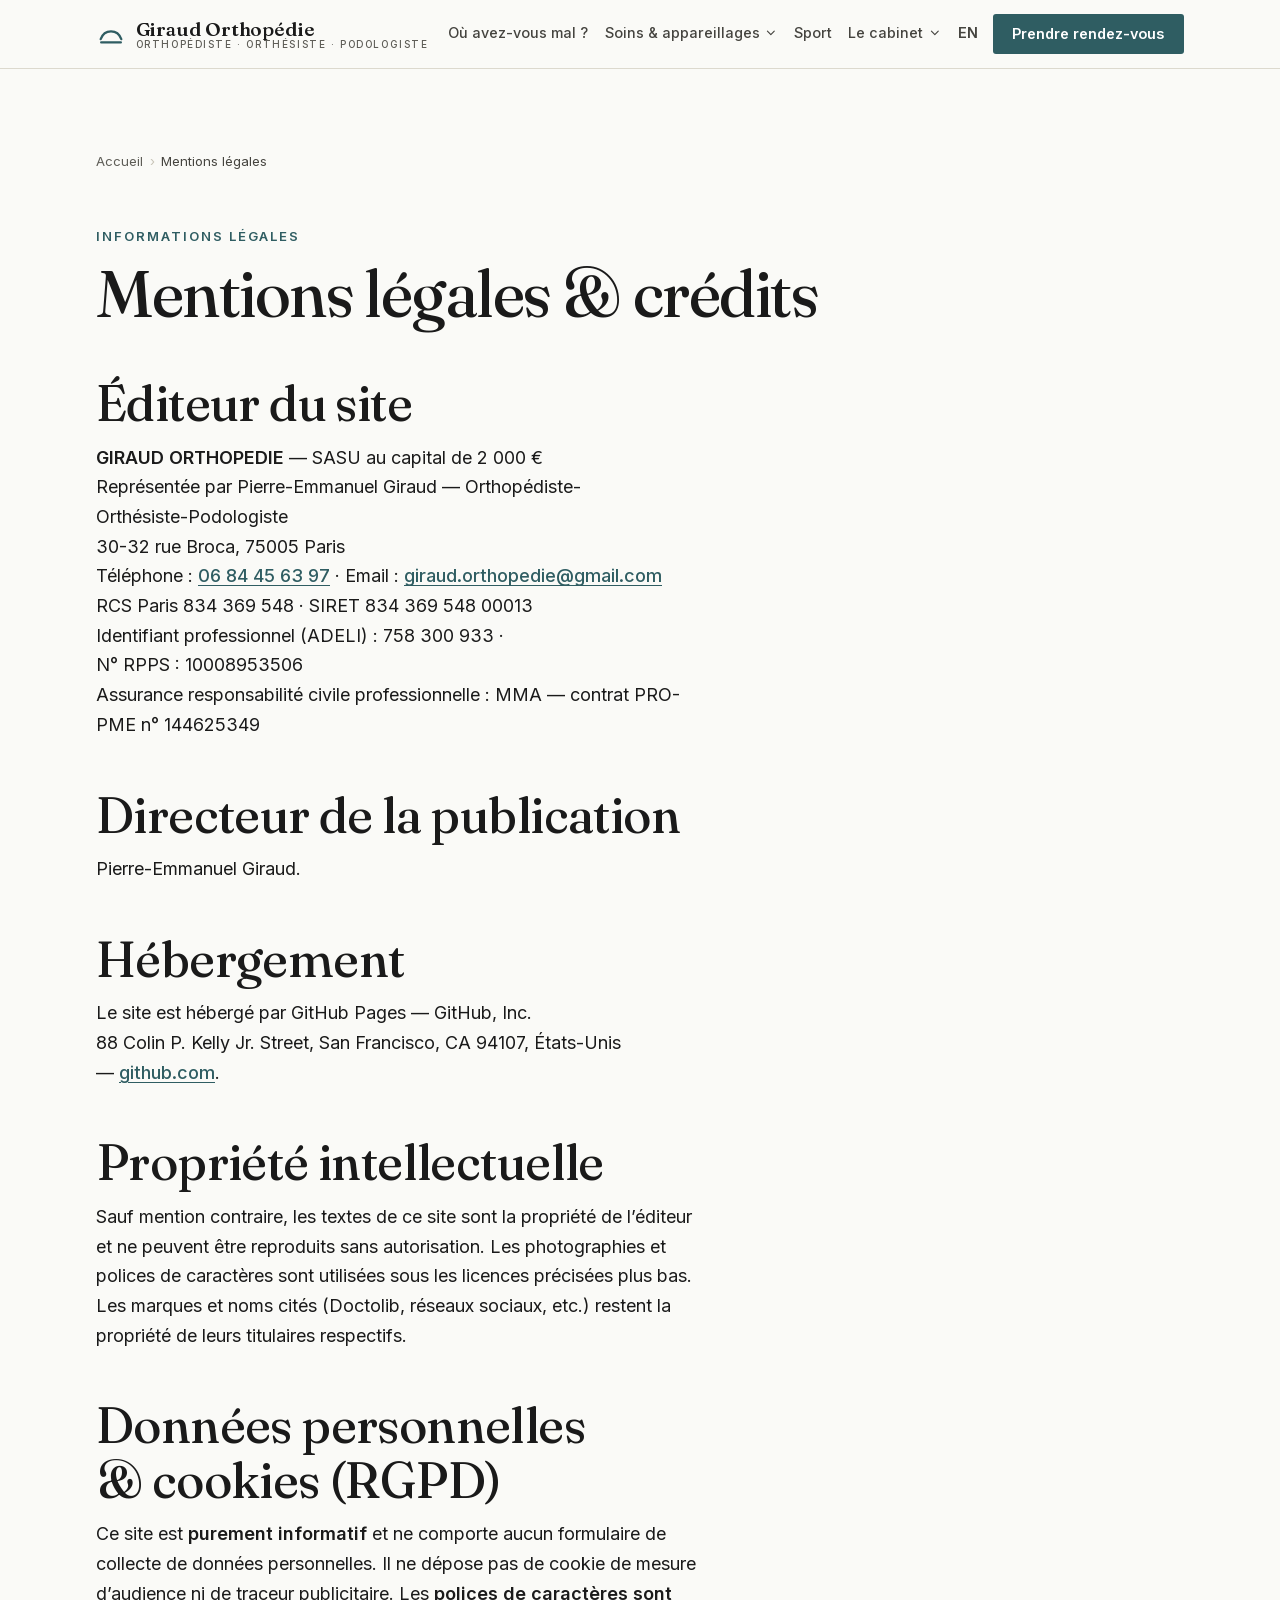
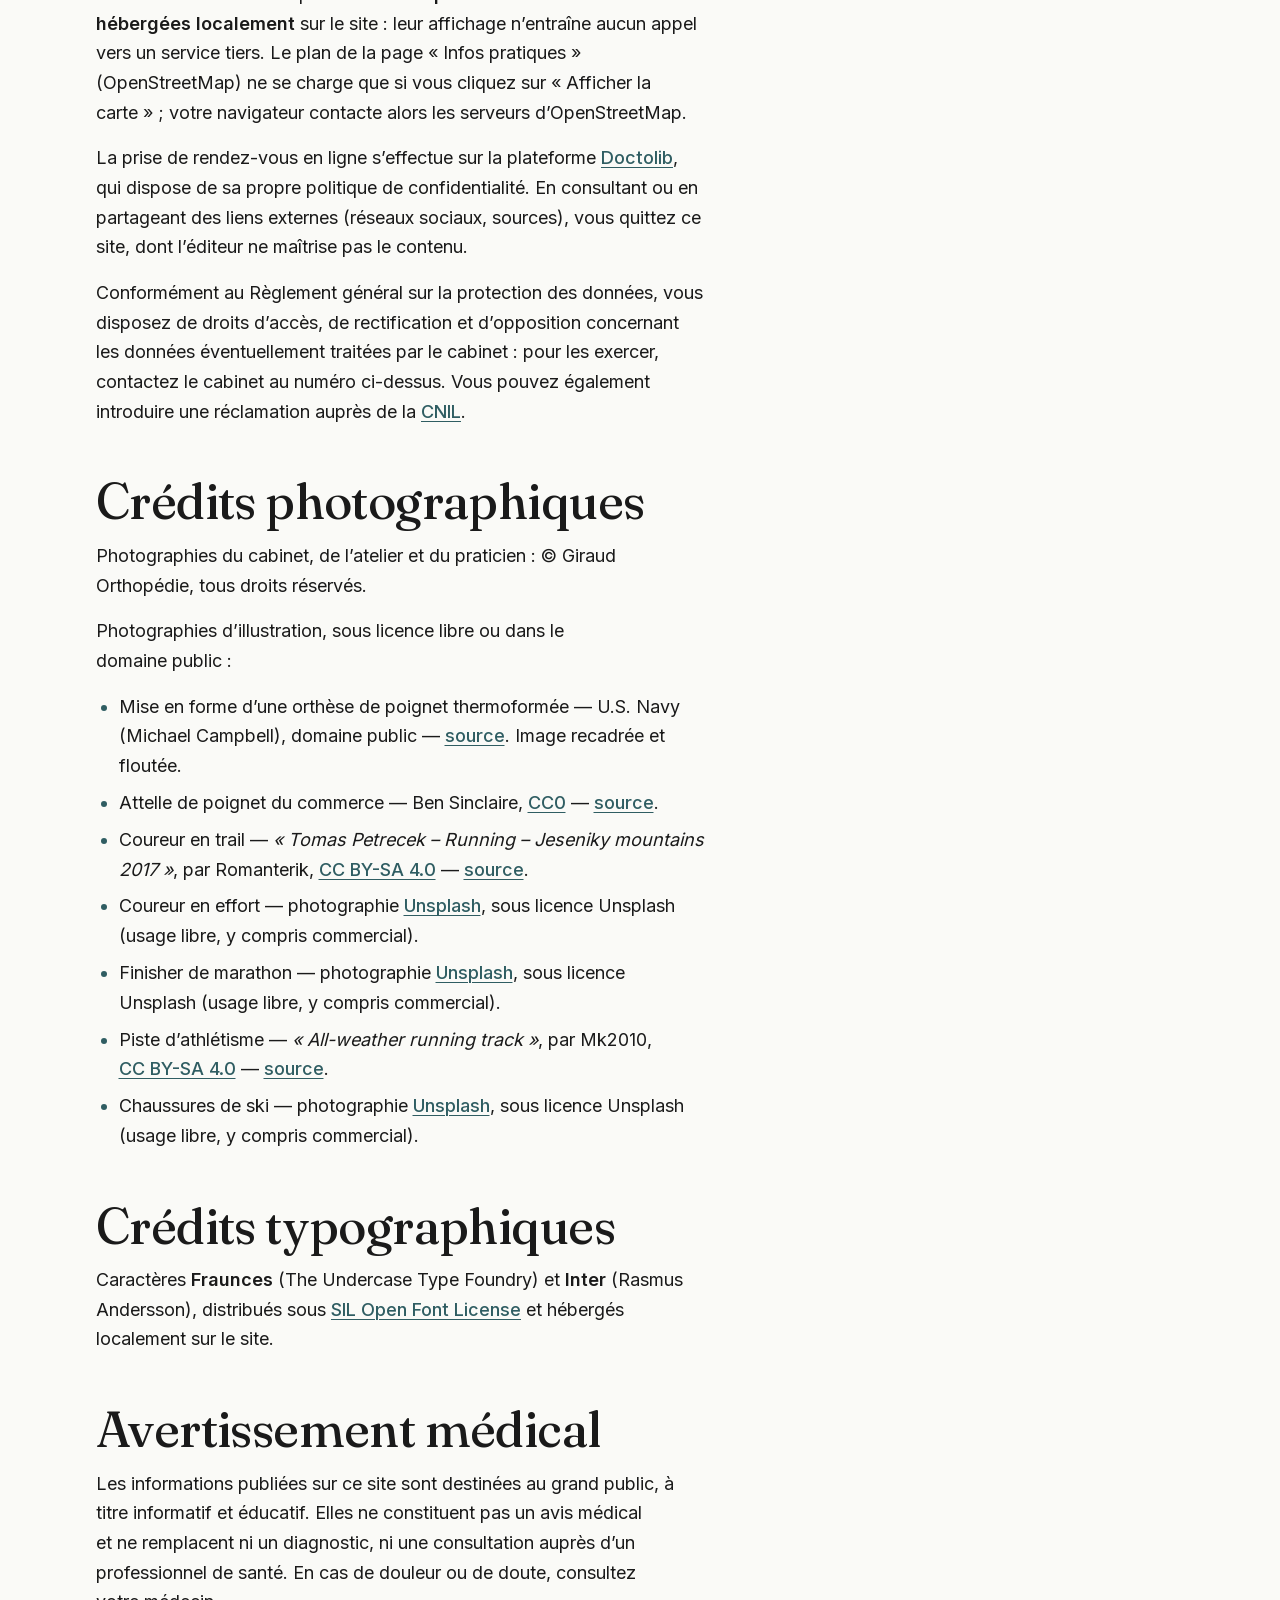
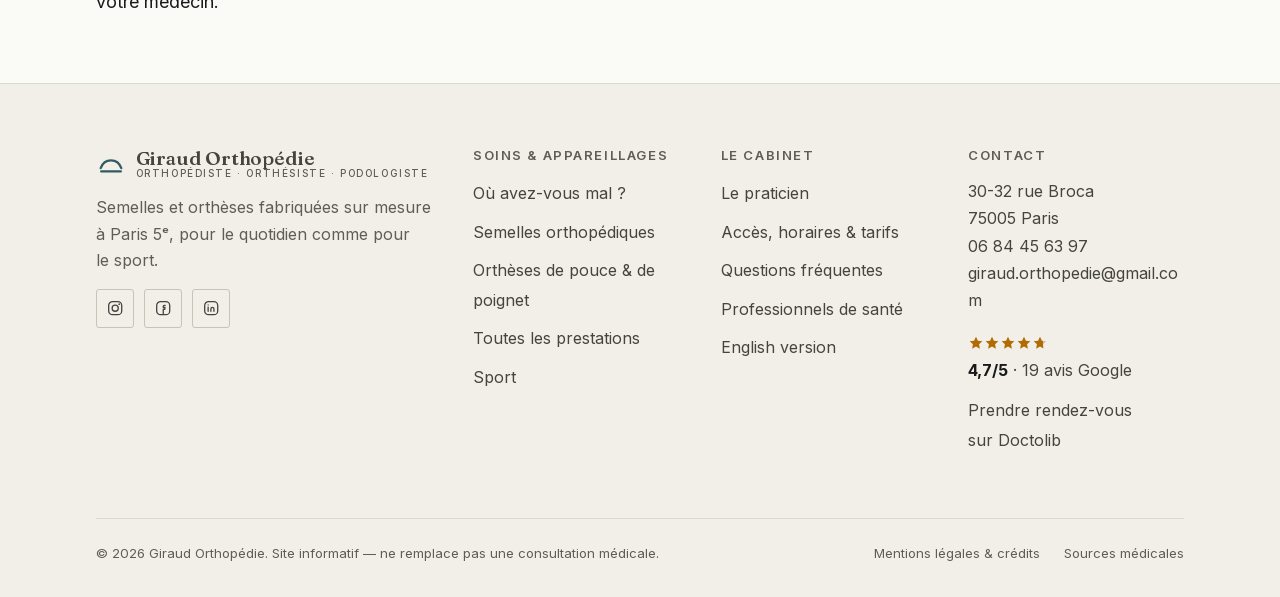
<file: mentions-legales.html>
<!DOCTYPE html>
<html lang="fr">
<head>
<meta charset="utf-8">
<script>document.documentElement.classList.add('js');</script>
<meta name="viewport" content="width=device-width, initial-scale=1">
<title>Mentions légales &amp; crédits | Giraud Orthopédie</title>
<meta name="description" content="Mentions légales, politique de confidentialité (RGPD), crédits photographiques et typographiques du site Giraud Orthopédie.">
<meta name="theme-color" content="#FAFAF7">
<link rel="canonical" href="https://www.giraud-orthopedie.fr/mentions-legales.html">
<meta property="og:site_name" content="Giraud Orthopédie">
<meta name="twitter:card" content="summary_large_image">
<link rel="icon" href="assets/img/favicon.svg" type="image/svg+xml">
<link rel="apple-touch-icon" href="assets/img/favicon.svg">
<link rel="preload" href="assets/fonts/inter-latin.woff2" as="font" type="font/woff2" crossorigin>
<link rel="preload" href="assets/fonts/fraunces-latin.woff2" as="font" type="font/woff2" crossorigin>
<link rel="stylesheet" href="assets/css/style.css">
</head>
<body>
<a class="skip-link" href="#main">Aller au contenu principal</a>

<header class="site-header">
  <div class="container site-header__inner">
    <a class="brand" href="./" aria-label="Giraud Orthopédie — accueil">
      <svg class="brand__mark" viewBox="0 0 32 32" aria-hidden="true" focusable="false">
        <path d="M5 21.5 C 9 10.5, 23 10.5, 27 21.5" fill="none" stroke="currentColor" stroke-width="2.4" stroke-linecap="round"/>
        <line x1="5.5" y1="25" x2="26.5" y2="25" stroke="currentColor" stroke-width="2.4" stroke-linecap="round"/>
      </svg>
      <span class="brand__name">Giraud Orthopédie<small>Orthopédiste · Orthésiste · Podologiste</small></span>
    </a>
    <button class="menu-toggle" type="button" aria-expanded="false" aria-controls="site-nav">
      <span class="menu-toggle__bars" aria-hidden="true"><span></span></span>
      <span>Menu</span>
    </button>
    <nav class="site-nav" id="site-nav" data-collapsible aria-label="Navigation principale">
      <ul class="site-nav__list">
        <li><a class="site-nav__link" href="douleurs.html">Où avez-vous mal&nbsp;?</a></li>
        <li class="site-nav__item has-sub">
          <button class="site-nav__link site-nav__toggle" type="button" aria-expanded="false" aria-controls="sub-soins">Soins &amp; appareillages<svg class="site-nav__chev" viewBox="0 0 24 24" fill="none" stroke="currentColor" stroke-width="2" stroke-linecap="round" stroke-linejoin="round" aria-hidden="true"><path d="m6 9 6 6 6-6"/></svg></button>
          <span class="site-nav__heading">Soins &amp; appareillages</span>
          <ul class="site-nav__sub" id="sub-soins">
          <li><a href="semelles-orthopediques-paris.html">Semelles orthopédiques</a></li>
          <li><a href="orthese-pouce-poignet-sur-mesure.html">Orthèses de pouce &amp; de poignet</a></li>
          <li><a href="prestations.html#hallux">Orthèses de nuit &amp; orthoplasties</a></li>
          <li><a href="prestations.html">Toutes les prestations</a></li>
          </ul>
        </li>
        <li><a class="site-nav__link" href="sport.html">Sport</a></li>
        <li class="site-nav__item has-sub">
          <button class="site-nav__link site-nav__toggle" type="button" aria-expanded="false" aria-controls="sub-cabinet">Le cabinet<svg class="site-nav__chev" viewBox="0 0 24 24" fill="none" stroke="currentColor" stroke-width="2" stroke-linecap="round" stroke-linejoin="round" aria-hidden="true"><path d="m6 9 6 6 6-6"/></svg></button>
          <span class="site-nav__heading">Le cabinet</span>
          <ul class="site-nav__sub" id="sub-cabinet">
          <li><a href="praticien.html">Le praticien</a></li>
          <li><a href="infos-pratiques.html">Accès, horaires &amp; tarifs</a></li>
          <li><a href="faq.html">Questions fréquentes</a></li>
          <li><a href="professionnels-de-sante.html">Professionnels de santé</a></li>
          </ul>
        </li>
        <li><a class="site-nav__link site-nav__lang" href="custom-orthotics-paris.html" hreflang="en" lang="en" title="English version">EN<span class="site-nav__lang-long"> — English version</span></a></li>
        <li><a class="btn btn--primary" href="https://www.doctolib.fr/orthopediste-orthesiste/paris/pierre-emmanuel-giraud" target="_blank" rel="noopener">Prendre rendez-vous</a></li>
      </ul>
    </nav>
  </div>
</header>

<main id="main">
  <section class="section section--tight">
    <div class="container">
      <nav class="breadcrumb" aria-label="Fil d’Ariane">
        <ol>
          <li><a href="./">Accueil</a></li>
          <li aria-current="page">Mentions légales</li>
        </ol>
      </nav>
      <div class="section-head mt-7">
        <span class="eyebrow">Informations légales</span>
        <h1>Mentions légales &amp; crédits</h1>
      </div>

      <div class="prose">
        <h2>Éditeur du site</h2>
        <p>
          <strong>GIRAUD ORTHOPEDIE</strong> — SASU au capital de 2 000&nbsp;€<br>
          Représentée par Pierre-Emmanuel Giraud — Orthopédiste-Orthésiste-Podologiste<br>
          30-32 rue Broca, 75005 Paris<br>
          Téléphone&nbsp;: <a href="tel:+33684456397">06&nbsp;84&nbsp;45&nbsp;63&nbsp;97</a> · Email&nbsp;: <a href="mailto:giraud.orthopedie@gmail.com">giraud.orthopedie@gmail.com</a><br>
          RCS Paris 834&nbsp;369&nbsp;548 · SIRET 834&nbsp;369&nbsp;548&nbsp;00013<br>
          Identifiant professionnel (ADELI)&nbsp;: 758&nbsp;300&nbsp;933 · N°&nbsp;RPPS&nbsp;: 10008953506<br>
          Assurance responsabilité civile professionnelle&nbsp;: MMA — contrat PRO-PME n°&nbsp;144625349
        </p>

        <h2>Directeur de la publication</h2>
        <p>Pierre-Emmanuel Giraud.</p>

        <h2>Hébergement</h2>
        <p>
          Le site est hébergé par GitHub&nbsp;Pages — GitHub,&nbsp;Inc.<br>
          88 Colin P. Kelly Jr. Street, San Francisco, CA&nbsp;94107, États-Unis — <a href="https://github.com" target="_blank" rel="noopener">github.com</a>.
        </p>

        <h2>Propriété intellectuelle</h2>
        <p>Sauf mention contraire, les textes de ce site sont la propriété de l’éditeur et ne peuvent être reproduits sans autorisation. Les photographies et polices de caractères sont utilisées sous les licences précisées plus bas. Les marques et noms cités (Doctolib, réseaux sociaux, etc.) restent la propriété de leurs titulaires respectifs.</p>

        <h2>Données personnelles &amp; cookies (RGPD)</h2>
        <p>Ce site est <strong>purement informatif</strong> et ne comporte aucun formulaire de collecte de données personnelles. Il ne dépose pas de cookie de mesure d’audience ni de traceur publicitaire. Les <strong>polices de caractères sont hébergées localement</strong> sur le site&nbsp;: leur affichage n’entraîne aucun appel vers un service tiers. Le plan de la page «&nbsp;Infos pratiques&nbsp;» (OpenStreetMap) ne se charge que si vous cliquez sur «&nbsp;Afficher la carte&nbsp;»&nbsp;; votre navigateur contacte alors les serveurs d’OpenStreetMap.</p>
        <p>La prise de rendez-vous en ligne s’effectue sur la plateforme <a href="https://www.doctolib.fr/orthopediste-orthesiste/paris/pierre-emmanuel-giraud" target="_blank" rel="noopener">Doctolib</a>, qui dispose de sa propre politique de confidentialité. En consultant ou en partageant des liens externes (réseaux sociaux, sources), vous quittez ce site, dont l’éditeur ne maîtrise pas le contenu.</p>
        <p>Conformément au Règlement général sur la protection des données, vous disposez de droits d’accès, de rectification et d’opposition concernant les données éventuellement traitées par le cabinet&nbsp;: pour les exercer, contactez le cabinet au numéro ci-dessus. Vous pouvez également introduire une réclamation auprès de la <a href="https://www.cnil.fr" target="_blank" rel="noopener">CNIL</a>.</p>

        <h2>Crédits photographiques</h2>
        <p>Photographies du cabinet, de l’atelier et du praticien&nbsp;: © Giraud Orthopédie, tous droits réservés.</p>
        <p>Photographies d’illustration, sous licence libre ou dans le domaine public&nbsp;:</p>
        <ul>
          <li>Mise en forme d’une orthèse de poignet thermoformée — U.S. Navy (Michael Campbell), domaine public — <a href="https://commons.wikimedia.org/wiki/File:Local_educational_partnership_legacy_continues_at_Naval_Hospital_Jacksonville_(9110698).jpg" target="_blank" rel="noopener">source</a>. Image recadrée et floutée.</li>
          <li>Attelle de poignet du commerce — Ben Sinclaire, <a href="https://creativecommons.org/publicdomain/zero/1.0/" target="_blank" rel="noopener">CC0</a> — <a href="https://commons.wikimedia.org/wiki/File:Karpaltunnelsyndrom-Orthese_innen.JPG" target="_blank" rel="noopener">source</a>.</li>
          <li>Coureur en trail — <em>« Tomas Petrecek – Running – Jeseniky mountains 2017 »</em>, par Romanterik, <a href="https://creativecommons.org/licenses/by-sa/4.0" target="_blank" rel="noopener">CC&nbsp;BY-SA&nbsp;4.0</a> — <a href="https://commons.wikimedia.org/wiki/File:Tomas_Petrecek_-_Running_-_Jeseniky_mountains_2017.jpg" target="_blank" rel="noopener">source</a>.</li>
          <li>Coureur en effort — photographie <a href="https://images.unsplash.com/photo-1728532483490-708f6562b738" target="_blank" rel="noopener">Unsplash</a>, sous licence Unsplash (usage libre, y compris commercial).</li>
          <li>Finisher de marathon — photographie <a href="https://images.unsplash.com/photo-1766970096331-78c8af007a3b" target="_blank" rel="noopener">Unsplash</a>, sous licence Unsplash (usage libre, y compris commercial).</li>
          <li>Piste d’athlétisme — <em>« All-weather running track »</em>, par Mk2010, <a href="https://creativecommons.org/licenses/by-sa/4.0" target="_blank" rel="noopener">CC&nbsp;BY-SA&nbsp;4.0</a> — <a href="https://commons.wikimedia.org/wiki/File:All-weather_running_track.jpg" target="_blank" rel="noopener">source</a>.</li>
          <li>Chaussures de ski — photographie <a href="https://images.unsplash.com/photo-1610989178999-1d9fbb57c1a1" target="_blank" rel="noopener">Unsplash</a>, sous licence Unsplash (usage libre, y compris commercial).</li>
        </ul>

        <h2>Crédits typographiques</h2>
        <p>Caractères <strong>Fraunces</strong> (The Undercase Type Foundry) et <strong>Inter</strong> (Rasmus Andersson), distribués sous <a href="https://openfontlicense.org" target="_blank" rel="noopener">SIL Open Font License</a> et hébergés localement sur le site.</p>

        <h2>Avertissement médical</h2>
        <p>Les informations publiées sur ce site sont destinées au grand public, à titre informatif et éducatif. Elles ne constituent pas un avis médical et ne remplacent ni un diagnostic, ni une consultation auprès d’un professionnel de santé. En cas de douleur ou de doute, consultez votre médecin.</p>
      </div>
    </div>
  </section>
</main>

<footer class="site-footer">
  <div class="container">
    <div class="site-footer__grid">
      <div class="footer-col footer-brand">
        <a class="brand" href="./" aria-label="Giraud Orthopédie — accueil">
          <svg class="brand__mark" viewBox="0 0 32 32" aria-hidden="true" focusable="false">
            <path d="M5 21.5 C 9 10.5, 23 10.5, 27 21.5" fill="none" stroke="currentColor" stroke-width="2.4" stroke-linecap="round"/>
            <line x1="5.5" y1="25" x2="26.5" y2="25" stroke="currentColor" stroke-width="2.4" stroke-linecap="round"/>
          </svg>
          <span class="brand__name">Giraud Orthopédie<small>Orthopédiste · Orthésiste · Podologiste</small></span>
        </a>
        <p>Semelles et orthèses fabriquées sur mesure à Paris 5ᵉ, pour le quotidien comme pour le sport.</p>
        <div class="footer-social">
          <a href="https://www.instagram.com/giraud_orthopedie_paris/" target="_blank" rel="noopener" aria-label="Instagram (nouvelle fenêtre)">
            <svg class="ico" viewBox="0 0 24 24" fill="none" stroke="currentColor" stroke-width="1.7" aria-hidden="true"><rect x="3.5" y="3.5" width="17" height="17" rx="5"/><circle cx="12" cy="12" r="4"/><circle cx="17.2" cy="6.8" r="1.1" fill="currentColor" stroke="none"/></svg>
          </a>
          <a href="https://www.facebook.com/p/Giraud-Orthop%C3%A9die-100063667833870/" target="_blank" rel="noopener" aria-label="Facebook (nouvelle fenêtre)">
            <svg class="ico" viewBox="0 0 24 24" fill="none" stroke="currentColor" stroke-width="1.7" stroke-linecap="round" stroke-linejoin="round" aria-hidden="true"><rect x="3.5" y="3.5" width="17" height="17" rx="5"/><path d="M14.6 8.2h-1.1c-.85 0-1.4.55-1.4 1.45V11h2.3l-.4 2.4h-1.9V20"/></svg>
          </a>
          <a href="https://www.linkedin.com/in/pierre-emmanuel-giraud-6b8389175/" target="_blank" rel="noopener" aria-label="LinkedIn (nouvelle fenêtre)">
            <svg class="ico" viewBox="0 0 24 24" fill="none" stroke="currentColor" stroke-width="1.7" stroke-linecap="round" stroke-linejoin="round" aria-hidden="true"><rect x="3.5" y="3.5" width="17" height="17" rx="5"/><path d="M8 10.5V16M8 7.7v.01M11.6 16v-3.1a2 2 0 0 1 4 0V16"/></svg>
          </a>
        </div>
      </div>
      <div class="footer-col">
        <h2>Soins &amp; appareillages</h2>
        <ul>
          <li><a href="douleurs.html">Où avez-vous mal&nbsp;?</a></li>
          <li><a href="semelles-orthopediques-paris.html">Semelles orthopédiques</a></li>
          <li><a href="orthese-pouce-poignet-sur-mesure.html">Orthèses de pouce &amp; de poignet</a></li>
          <li><a href="prestations.html">Toutes les prestations</a></li>
          <li><a href="sport.html">Sport</a></li>
        </ul>
      </div>
      <div class="footer-col">
        <h2>Le cabinet</h2>
        <ul>
          <li><a href="praticien.html">Le praticien</a></li>
          <li><a href="infos-pratiques.html">Accès, horaires &amp; tarifs</a></li>
          <li><a href="faq.html">Questions fréquentes</a></li>
          <li><a href="professionnels-de-sante.html">Professionnels de santé</a></li>
          <li><a href="custom-orthotics-paris.html" hreflang="en" lang="en">English version</a></li>
        </ul>
      </div>
      <div class="footer-col">
        <h2>Contact</h2>
        <address>
          30-32 rue Broca<br>
          75005 Paris<br>
          <a href="tel:+33684456397">06&nbsp;84&nbsp;45&nbsp;63&nbsp;97</a><br>
          <a href="mailto:giraud.orthopedie@gmail.com">giraud.orthopedie@gmail.com</a>
        </address>
        <p style="margin-top:var(--sp-4)"><a class="rating rating--footer" href="https://www.google.com/maps?cid=18077941117600670560" target="_blank" rel="noopener"><span class="stars" style="--rating:4.7" aria-hidden="true"></span><span><span class="rating__score">4,7/5</span> · 19 avis Google<span class="sr-only"> (nouvelle fenêtre)</span></span></a></p>
        <p style="margin-top:var(--sp-3)"><a href="https://www.doctolib.fr/orthopediste-orthesiste/paris/pierre-emmanuel-giraud" target="_blank" rel="noopener">Prendre rendez-vous sur Doctolib</a></p>
      </div>
    </div>
    <div class="footer-bottom">
      <p>© 2026 Giraud Orthopédie. Site informatif — ne remplace pas une consultation médicale.</p>
      <nav aria-label="Liens secondaires">
        <a href="mentions-legales.html">Mentions légales &amp; crédits</a>
        <a href="sport.html#sources">Sources médicales</a>
      </nav>
    </div>
  </div>
</footer>

<div class="mobile-cta" role="region" aria-label="Prise de rendez-vous rapide">
  <a class="btn btn--primary" href="https://www.doctolib.fr/orthopediste-orthesiste/paris/pierre-emmanuel-giraud" target="_blank" rel="noopener">Prendre rendez-vous</a>
  <a class="btn btn--ghost" href="tel:+33684456397" aria-label="Appeler le cabinet au 06 84 45 63 97">Appeler</a>
</div>

<script src="assets/js/main.js"></script>
</body>
</html>
</file>
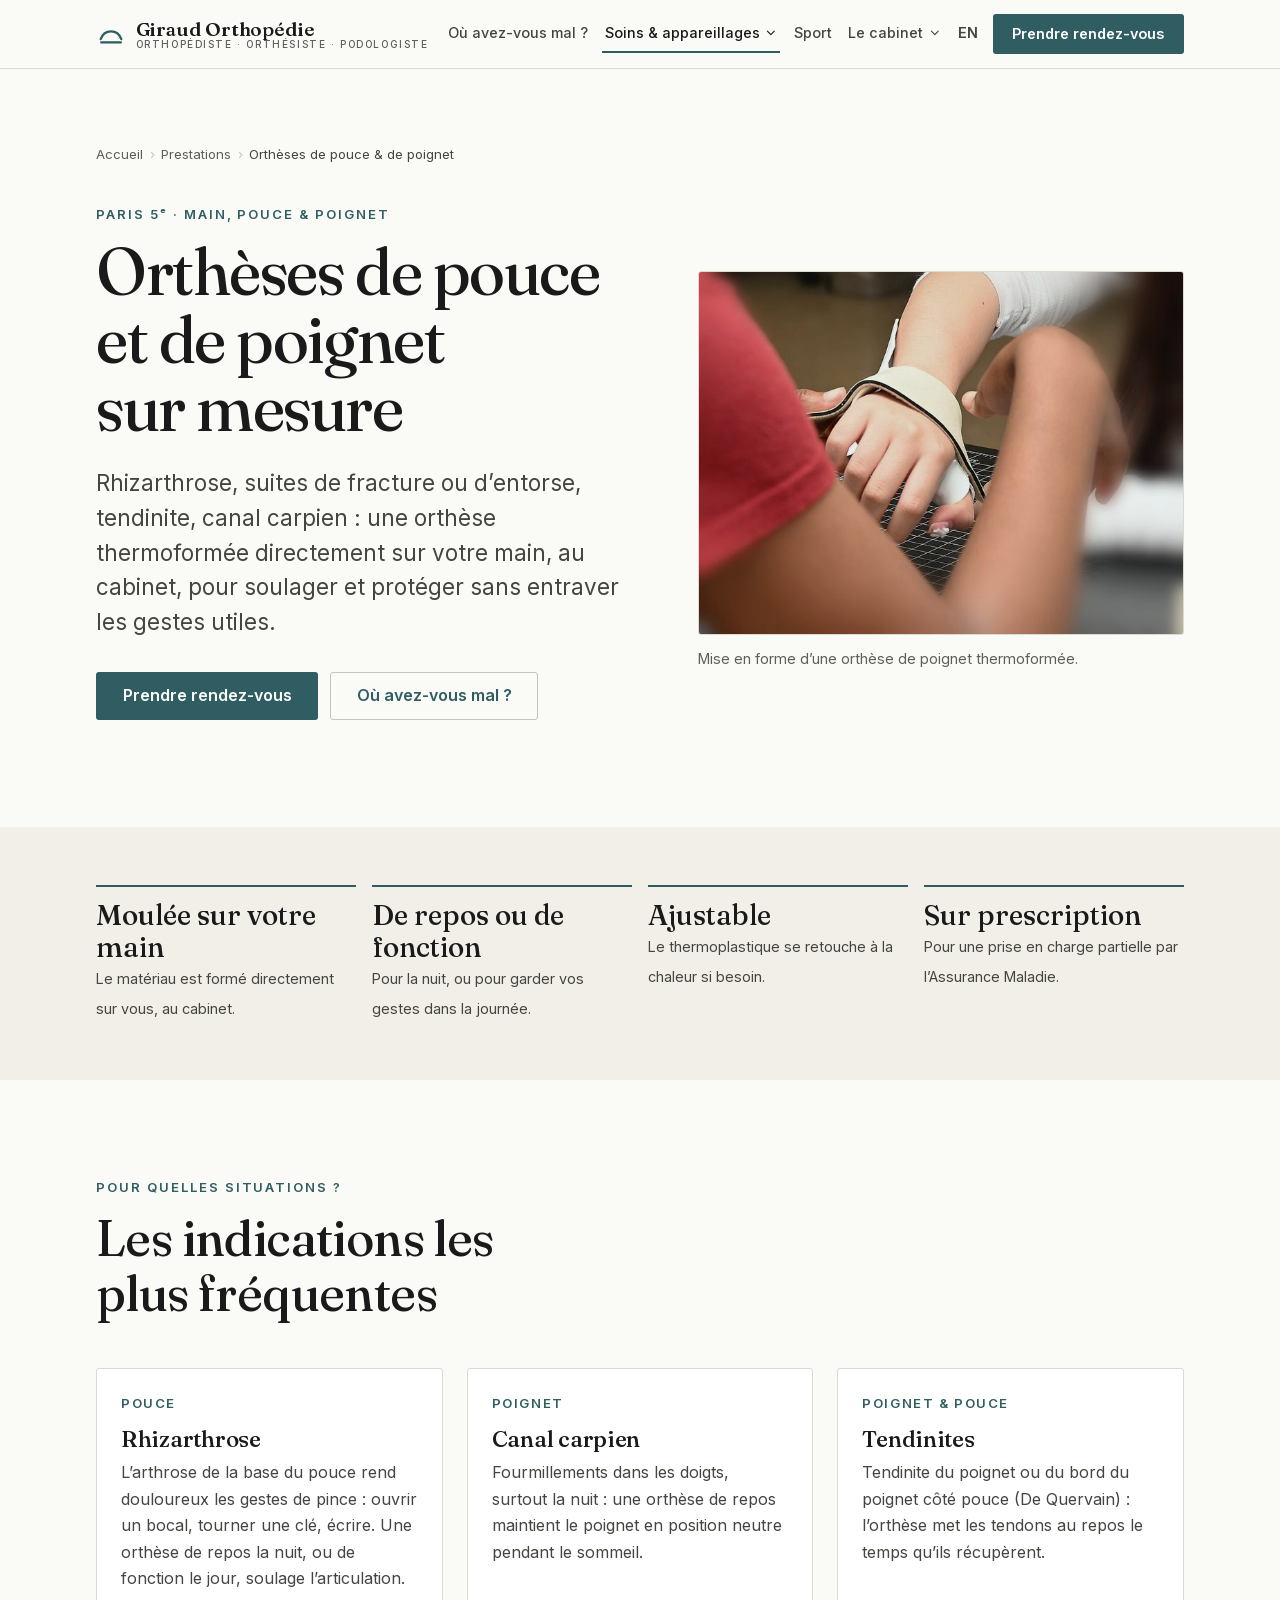
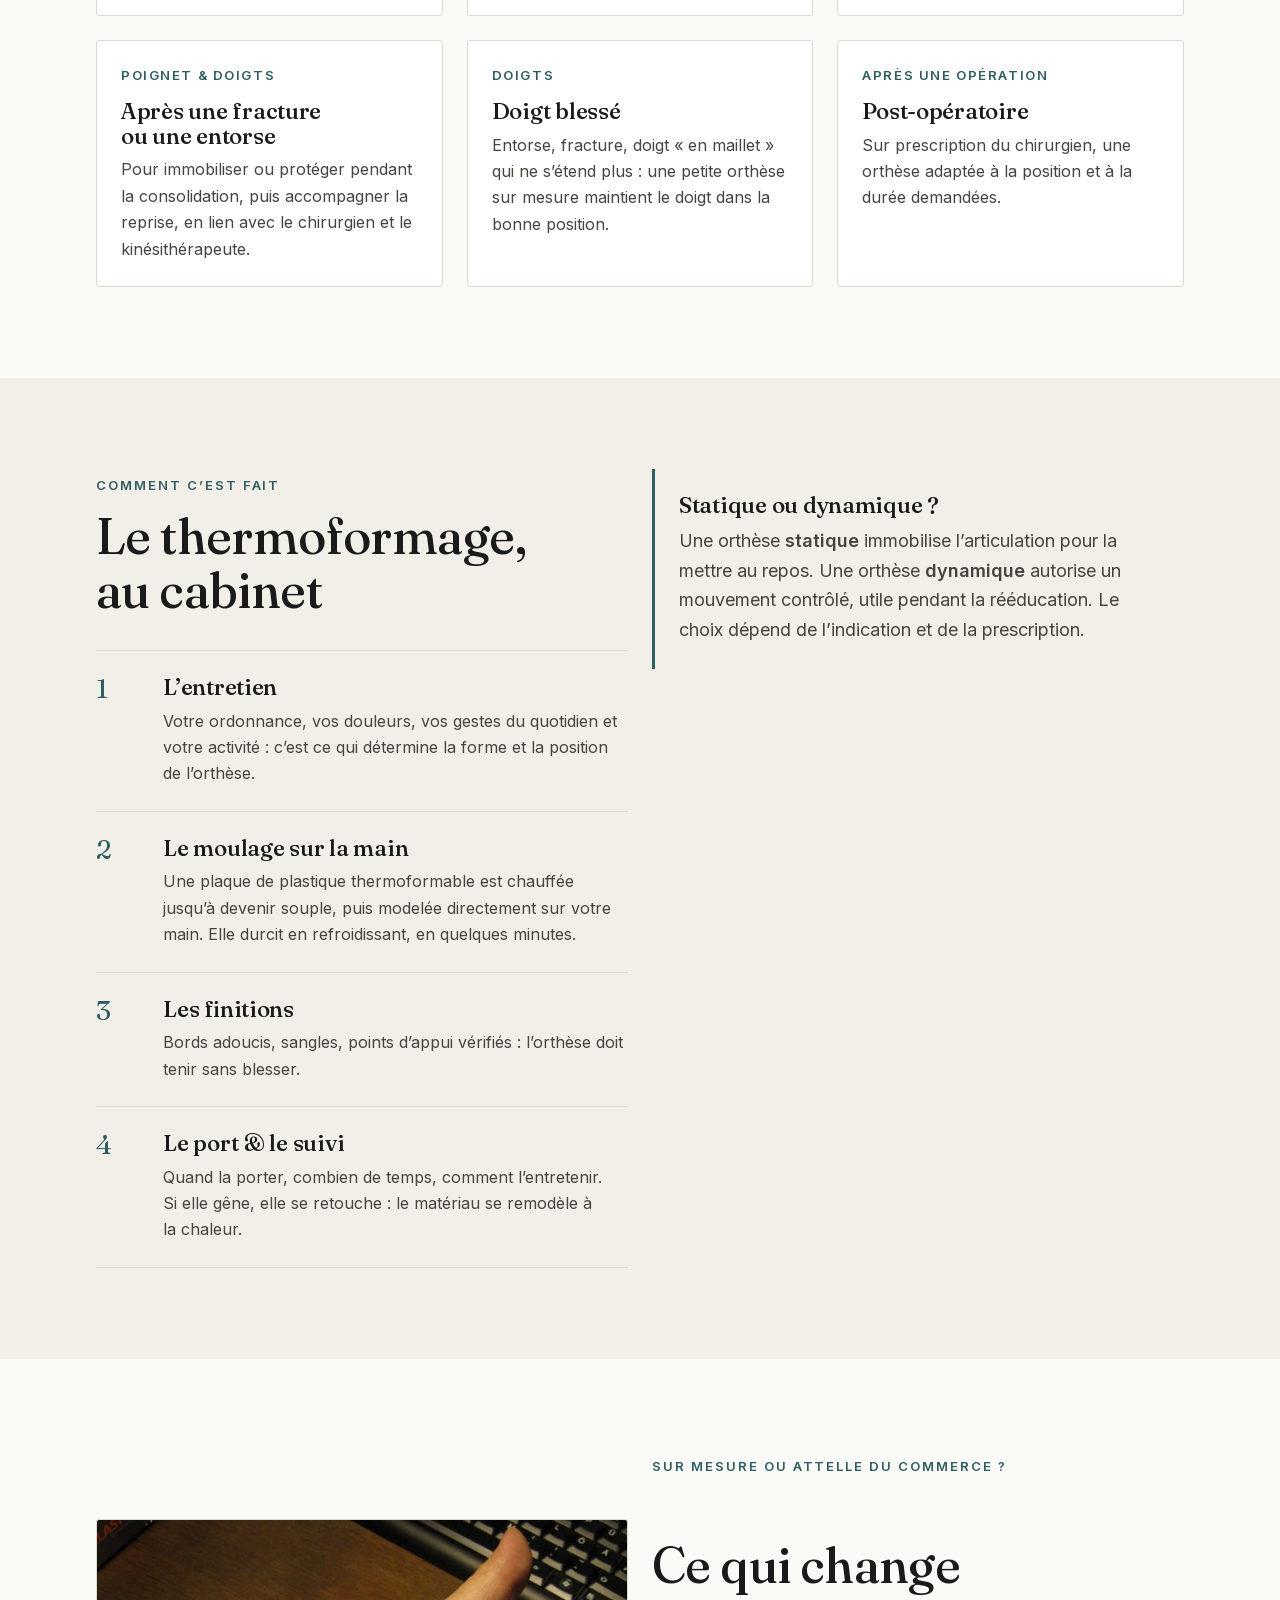
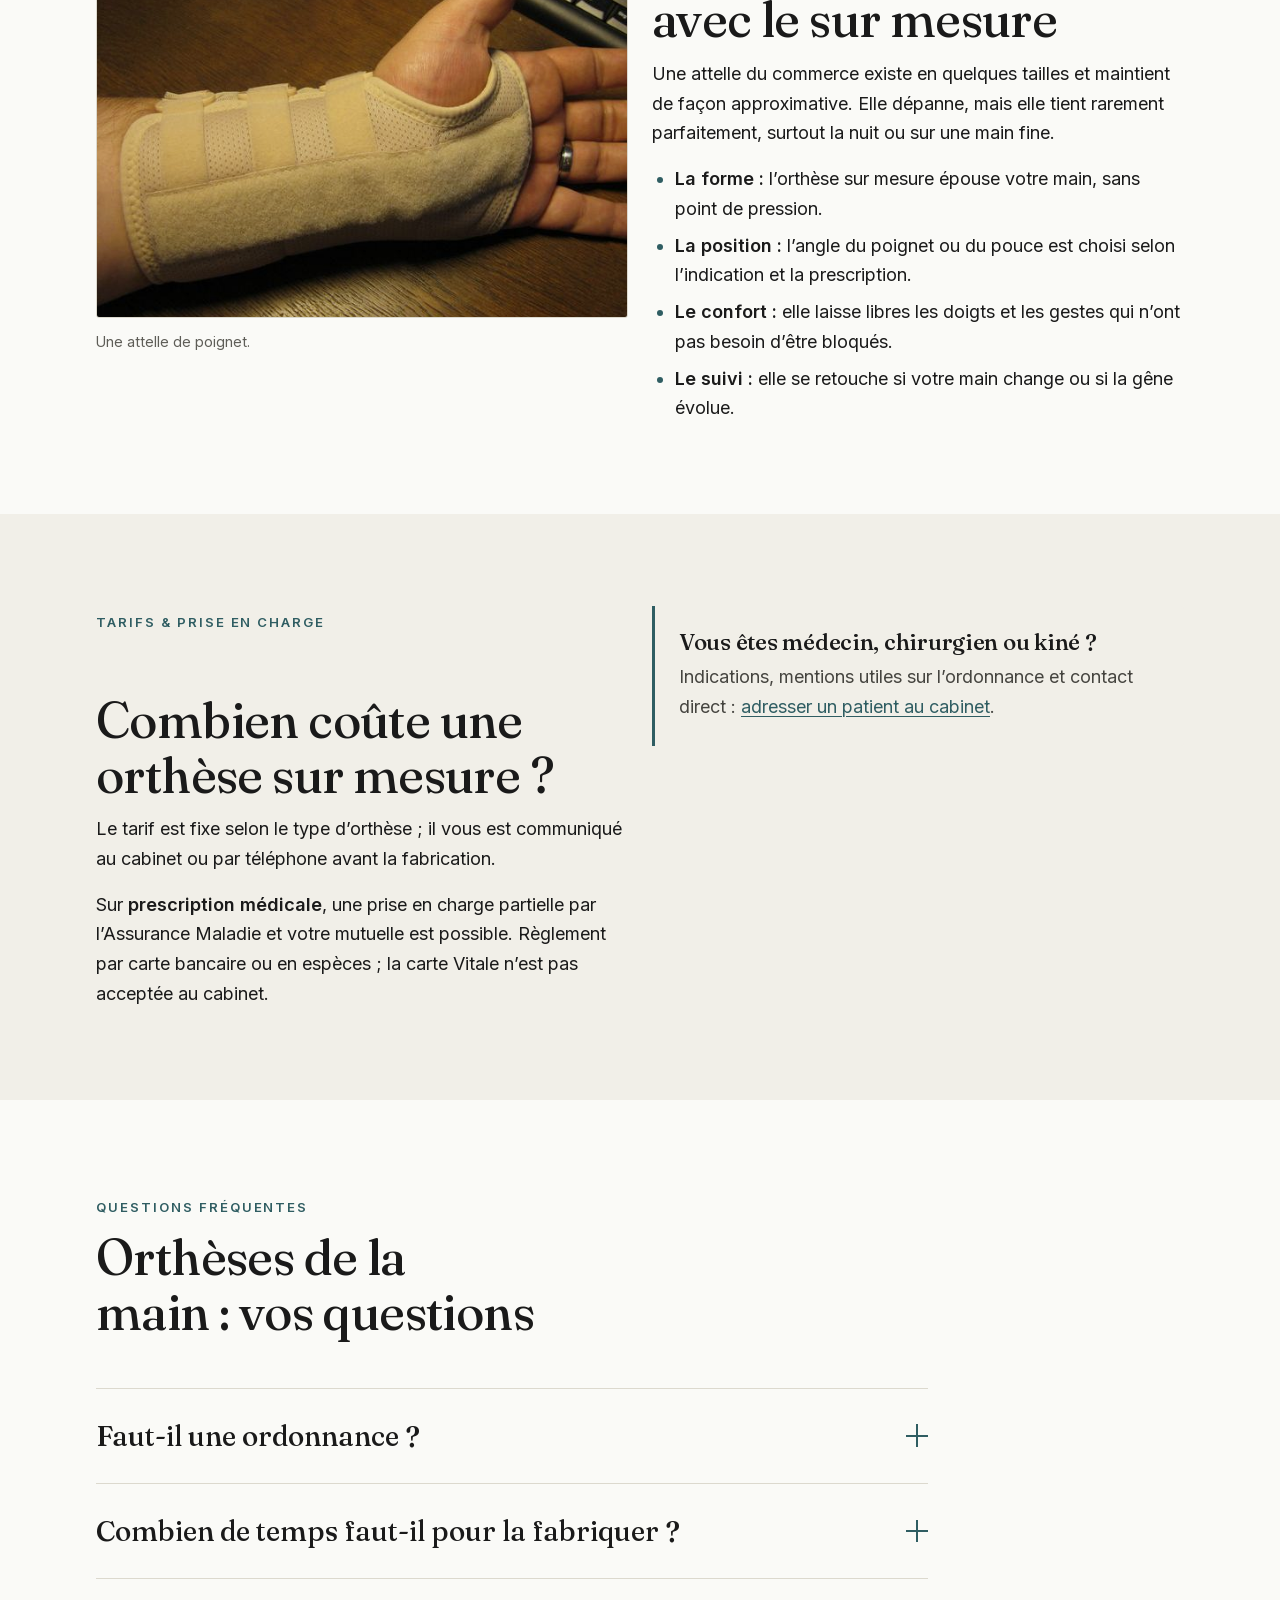
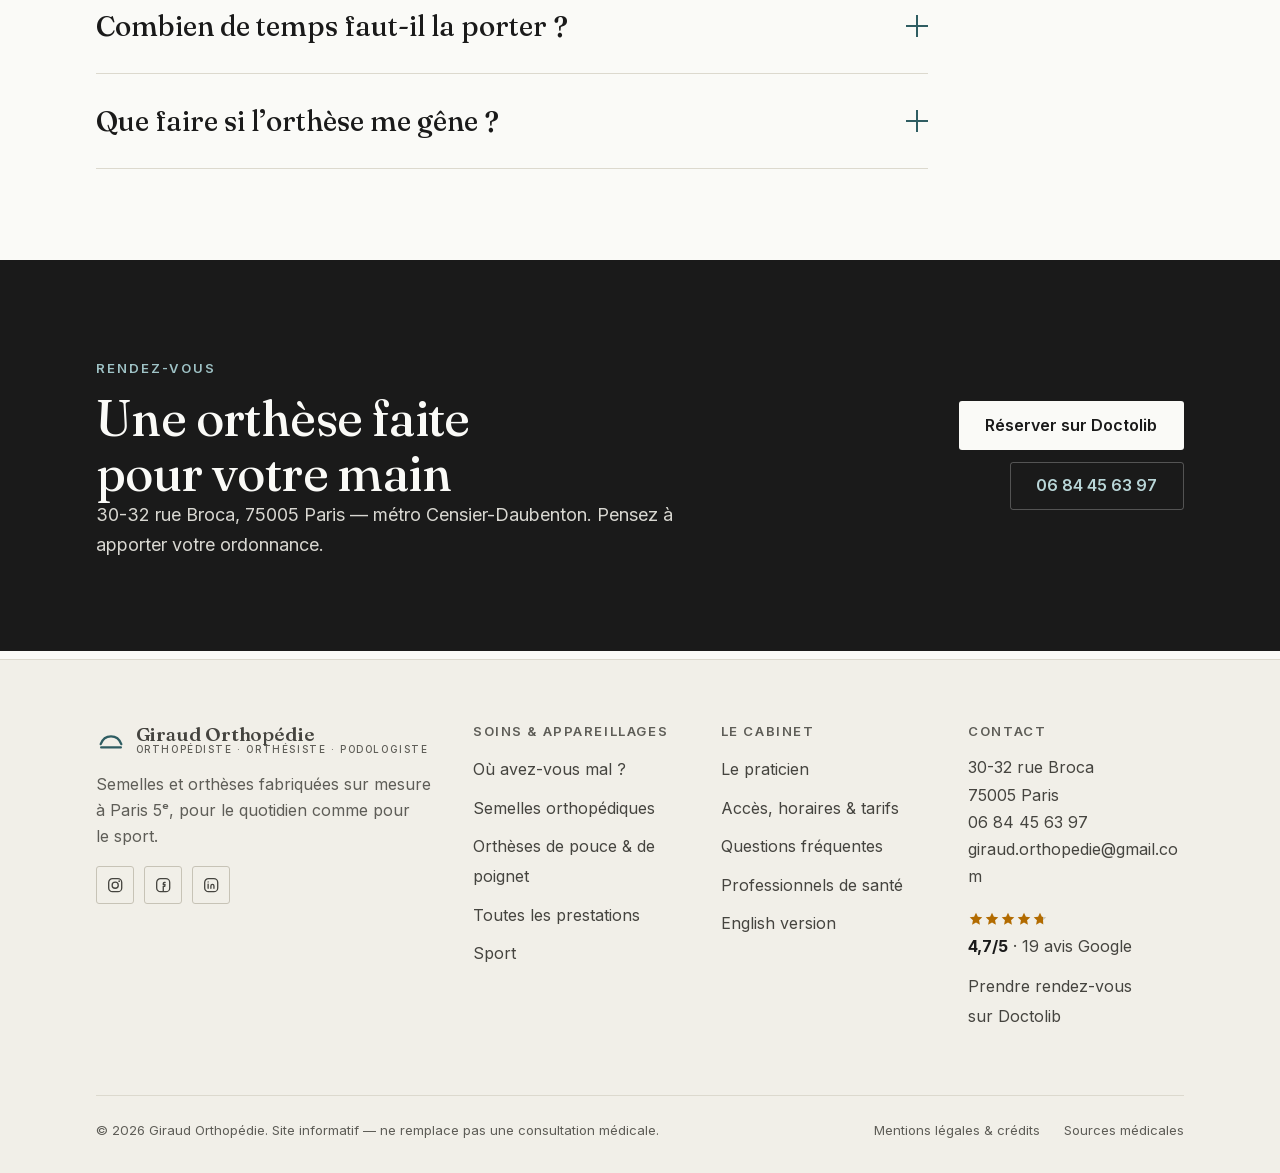
<file: orthese-pouce-poignet-sur-mesure.html>
<!DOCTYPE html>
<html lang="fr">
<head>
<meta charset="utf-8">
<script>document.documentElement.classList.add('js');</script>
<meta name="viewport" content="width=device-width, initial-scale=1">
<title>Orthèse de pouce et de poignet sur mesure à Paris 5ᵉ — rhizarthrose, canal carpien | Giraud Orthopédie</title>
<meta name="description" content="Orthèses de pouce, de poignet et de doigts thermoformées sur mesure à Paris 5ᵉ : rhizarthrose, canal carpien, tendinite, suites de fracture ou d’entorse. Moulées sur votre main au cabinet, rue Broca.">
<meta name="theme-color" content="#FAFAF7">
<link rel="canonical" href="https://www.giraud-orthopedie.fr/orthese-pouce-poignet-sur-mesure.html">
<meta property="og:site_name" content="Giraud Orthopédie">
<meta property="og:url" content="https://www.giraud-orthopedie.fr/orthese-pouce-poignet-sur-mesure.html">
<meta name="twitter:card" content="summary_large_image">
<meta property="og:type" content="website">
<meta property="og:locale" content="fr_FR">
<meta property="og:title" content="Orthèses de pouce et de poignet sur mesure — Giraud Orthopédie">
<meta property="og:description" content="Rhizarthrose, canal carpien, tendinite, fracture : une orthèse thermoformée moulée sur votre main, à Paris 5ᵉ.">
<meta property="og:image" content="https://www.giraud-orthopedie.fr/assets/img/og-image.png">
<meta property="og:image:width" content="1200">
<meta property="og:image:height" content="630">
<link rel="icon" href="assets/img/favicon.svg" type="image/svg+xml">
<link rel="apple-touch-icon" href="assets/img/favicon.svg">
<link rel="preload" href="assets/fonts/inter-latin.woff2" as="font" type="font/woff2" crossorigin>
<link rel="preload" href="assets/fonts/fraunces-latin.woff2" as="font" type="font/woff2" crossorigin>
<link rel="stylesheet" href="assets/css/style.css">
<script type="application/ld+json">
{
  "@context": "https://schema.org",
  "@graph": [
    {
      "@type": "BreadcrumbList",
      "itemListElement": [
        {
          "@type": "ListItem",
          "position": 1,
          "name": "Accueil",
          "item": "https://www.giraud-orthopedie.fr/"
        },
        {
          "@type": "ListItem",
          "position": 2,
          "name": "Prestations",
          "item": "https://www.giraud-orthopedie.fr/prestations.html"
        },
        {
          "@type": "ListItem",
          "position": 3,
          "name": "Orthèses de pouce et de poignet sur mesure",
          "item": "https://www.giraud-orthopedie.fr/orthese-pouce-poignet-sur-mesure.html"
        }
      ]
    },
    {
      "@type": "Service",
      "name": "Orthèses de pouce et de poignet thermoformées sur mesure",
      "serviceType": "Orthèse thermoformée sur mesure",
      "areaServed": [
        {
          "@type": "City",
          "name": "Paris"
        }
      ],
      "provider": {
        "@id": "https://www.giraud-orthopedie.fr/#cabinet"
      }
    },
    {
      "@type": "FAQPage",
      "mainEntity": [
        {
          "@type": "Question",
          "name": "Faut-il une ordonnance ?",
          "acceptedAnswer": {
            "@type": "Answer",
            "text": "Une prescription médicale est nécessaire pour une prise en charge par l’Assurance Maladie. Elle précise le type d’orthèse et l’indication ; apportez-la au rendez-vous."
          }
        },
        {
          "@type": "Question",
          "name": "Combien de temps faut-il pour la fabriquer ?",
          "acceptedAnswer": {
            "@type": "Answer",
            "text": "L’orthèse est moulée et ajustée au cabinet. Le délai dépend du type d’orthèse : il vous est précisé à la prise de rendez-vous."
          }
        },
        {
          "@type": "Question",
          "name": "Combien de temps faut-il la porter ?",
          "acceptedAnswer": {
            "@type": "Answer",
            "text": "Cela dépend de l’indication et de la prescription : la nuit seulement pour une rhizarthrose ou un canal carpien, en continu après une fracture, par exemple. Les consignes vous sont expliquées à la remise de l’orthèse."
          }
        },
        {
          "@type": "Question",
          "name": "Que faire si l’orthèse me gêne ?",
          "acceptedAnswer": {
            "@type": "Answer",
            "text": "Revenez au cabinet : le matériau thermoformable se remodèle à la chaleur, une zone qui appuie peut être retouchée."
          }
        }
      ]
    }
  ]
}
</script>
</head>
<body>
<a class="skip-link" href="#main">Aller au contenu principal</a>

<header class="site-header">
  <div class="container site-header__inner">
    <a class="brand" href="./" aria-label="Giraud Orthopédie — accueil">
      <svg class="brand__mark" viewBox="0 0 32 32" aria-hidden="true" focusable="false">
        <path d="M5 21.5 C 9 10.5, 23 10.5, 27 21.5" fill="none" stroke="currentColor" stroke-width="2.4" stroke-linecap="round"/>
        <line x1="5.5" y1="25" x2="26.5" y2="25" stroke="currentColor" stroke-width="2.4" stroke-linecap="round"/>
      </svg>
      <span class="brand__name">Giraud Orthopédie<small>Orthopédiste · Orthésiste · Podologiste</small></span>
    </a>
    <button class="menu-toggle" type="button" aria-expanded="false" aria-controls="site-nav">
      <span class="menu-toggle__bars" aria-hidden="true"><span></span></span>
      <span>Menu</span>
    </button>
    <nav class="site-nav" id="site-nav" data-collapsible aria-label="Navigation principale">
      <ul class="site-nav__list">
        <li><a class="site-nav__link" href="douleurs.html">Où avez-vous mal&nbsp;?</a></li>
        <li class="site-nav__item has-sub is-current">
          <button class="site-nav__link site-nav__toggle" type="button" aria-expanded="false" aria-controls="sub-soins">Soins &amp; appareillages<svg class="site-nav__chev" viewBox="0 0 24 24" fill="none" stroke="currentColor" stroke-width="2" stroke-linecap="round" stroke-linejoin="round" aria-hidden="true"><path d="m6 9 6 6 6-6"/></svg></button>
          <span class="site-nav__heading">Soins &amp; appareillages</span>
          <ul class="site-nav__sub" id="sub-soins">
          <li><a href="semelles-orthopediques-paris.html">Semelles orthopédiques</a></li>
          <li><a href="orthese-pouce-poignet-sur-mesure.html" aria-current="page">Orthèses de pouce &amp; de poignet</a></li>
          <li><a href="prestations.html#hallux">Orthèses de nuit &amp; orthoplasties</a></li>
          <li><a href="prestations.html">Toutes les prestations</a></li>
          </ul>
        </li>
        <li><a class="site-nav__link" href="sport.html">Sport</a></li>
        <li class="site-nav__item has-sub">
          <button class="site-nav__link site-nav__toggle" type="button" aria-expanded="false" aria-controls="sub-cabinet">Le cabinet<svg class="site-nav__chev" viewBox="0 0 24 24" fill="none" stroke="currentColor" stroke-width="2" stroke-linecap="round" stroke-linejoin="round" aria-hidden="true"><path d="m6 9 6 6 6-6"/></svg></button>
          <span class="site-nav__heading">Le cabinet</span>
          <ul class="site-nav__sub" id="sub-cabinet">
          <li><a href="praticien.html">Le praticien</a></li>
          <li><a href="infos-pratiques.html">Accès, horaires &amp; tarifs</a></li>
          <li><a href="faq.html">Questions fréquentes</a></li>
          <li><a href="professionnels-de-sante.html">Professionnels de santé</a></li>
          </ul>
        </li>
        <li><a class="site-nav__link site-nav__lang" href="custom-orthotics-paris.html" hreflang="en" lang="en" title="English version">EN<span class="site-nav__lang-long"> — English version</span></a></li>
        <li><a class="btn btn--primary" href="https://www.doctolib.fr/orthopediste-orthesiste/paris/pierre-emmanuel-giraud" target="_blank" rel="noopener">Prendre rendez-vous</a></li>
      </ul>
    </nav>
  </div>
</header>

<main id="main">

  <!-- HÉROS -->
  <section class="hero">
    <div class="container">
      <nav class="breadcrumb" aria-label="Fil d’Ariane" style="padding-top:0;margin-bottom:var(--sp-6)">
        <ol>
          <li><a href="./">Accueil</a></li>
          <li><a href="prestations.html">Prestations</a></li>
          <li aria-current="page">Orthèses de pouce &amp; de poignet</li>
        </ol>
      </nav>
      <div class="hero__grid">
        <div>
          <span class="eyebrow">Paris 5ᵉ · Main, pouce &amp; poignet</span>
          <h1 class="hero__title">Orthèses de pouce et de poignet sur mesure</h1>
          <p class="lead hero__lead">Rhizarthrose, suites de fracture ou d’entorse, tendinite, canal carpien&nbsp;: une orthèse thermoformée directement sur votre main, au cabinet, pour soulager et protéger sans entraver les gestes utiles.</p>
          <div class="btn-row hero__cta">
            <a class="btn btn--primary btn--lg" href="https://www.doctolib.fr/orthopediste-orthesiste/paris/pierre-emmanuel-giraud" target="_blank" rel="noopener">Prendre rendez-vous</a>
            <a class="btn btn--ghost btn--lg" href="douleurs.html#main-pouce">Où avez-vous mal&nbsp;?</a>
          </div>
        </div>
        <figure class="figure-wrap">
          <div class="figure" style="aspect-ratio:4/3">
            <img src="assets/img/orthese-poignet-thermoformee-sur-mesure-1200.jpg" srcset="assets/img/orthese-poignet-thermoformee-sur-mesure-700.jpg 700w, assets/img/orthese-poignet-thermoformee-sur-mesure-1200.jpg 1200w" sizes="(min-width: 58em) 34rem, 100vw" width="1200" height="911" alt="Gros plan sur une orthèse de poignet en plastique thermoformable, mise en forme autour de la main d’une patiente." fetchpriority="high" decoding="async">
          </div>
          <figcaption>Mise en forme d’une orthèse de poignet thermoformée.</figcaption>
        </figure>
      </div>
    </div>
  </section>

  <!-- CHIFFRES CLÉS -->
  <section class="section--tight section--alt" aria-label="L’essentiel">
    <div class="container" style="padding-block:clamp(2rem,1.5rem+2vw,3rem)">
      <ul class="facts facts--4">
        <li><strong>Moulée sur votre main</strong><span>Le matériau est formé directement sur vous, au cabinet.</span></li>
        <li><strong>De repos ou de fonction</strong><span>Pour la nuit, ou pour garder vos gestes dans la journée.</span></li>
        <li><strong>Ajustable</strong><span>Le thermoplastique se retouche à la chaleur si besoin.</span></li>
        <li><strong>Sur prescription</strong><span>Pour une prise en charge partielle par l’Assurance Maladie.</span></li>
      </ul>
    </div>
  </section>

  <!-- INDICATIONS -->
  <section class="section" aria-labelledby="indic-title">
    <div class="container">
      <div class="section-head">
        <span class="eyebrow">Pour quelles situations&nbsp;?</span>
        <h2 id="indic-title">Les indications les plus fréquentes</h2>
      </div>
      <div class="grid grid--3">
        <div class="card"><span class="card__kicker">Pouce</span><h3>Rhizarthrose</h3><p>L’arthrose de la base du pouce rend douloureux les gestes de pince&nbsp;: ouvrir un bocal, tourner une clé, écrire. Une orthèse de repos la nuit, ou de fonction le jour, soulage l’articulation.</p></div>
        <div class="card"><span class="card__kicker">Poignet</span><h3>Canal carpien</h3><p>Fourmillements dans les doigts, surtout la nuit&nbsp;: une orthèse de repos maintient le poignet en position neutre pendant le sommeil.</p></div>
        <div class="card"><span class="card__kicker">Poignet &amp; pouce</span><h3>Tendinites</h3><p>Tendinite du poignet ou du bord du poignet côté pouce (De&nbsp;Quervain)&nbsp;: l’orthèse met les tendons au repos le temps qu’ils récupèrent.</p></div>
        <div class="card"><span class="card__kicker">Poignet &amp; doigts</span><h3>Après une fracture ou une entorse</h3><p>Pour immobiliser ou protéger pendant la consolidation, puis accompagner la reprise, en lien avec le chirurgien et le kinésithérapeute.</p></div>
        <div class="card"><span class="card__kicker">Doigts</span><h3>Doigt blessé</h3><p>Entorse, fracture, doigt «&nbsp;en maillet&nbsp;» qui ne s’étend plus&nbsp;: une petite orthèse sur mesure maintient le doigt dans la bonne position.</p></div>
        <div class="card"><span class="card__kicker">Après une opération</span><h3>Post-opératoire</h3><p>Sur prescription du chirurgien, une orthèse adaptée à la position et à la durée demandées.</p></div>
      </div>
    </div>
  </section>

  <!-- STATIQUE / DYNAMIQUE + FABRICATION -->
  <section class="section section--alt" aria-labelledby="fab-title">
    <div class="container">
      <div class="grid grid--2" style="gap:clamp(2rem,1rem+4vw,4.5rem);align-items:start">
        <div>
          <span class="eyebrow">Comment c’est fait</span>
          <h2 id="fab-title">Le thermoformage, au cabinet</h2>
          <div class="steps mt-6">
            <div class="step"><span class="step__n" aria-hidden="true">1</span><div><h3>L’entretien</h3><p>Votre ordonnance, vos douleurs, vos gestes du quotidien et votre activité&nbsp;: c’est ce qui détermine la forme et la position de l’orthèse.</p></div></div>
            <div class="step"><span class="step__n" aria-hidden="true">2</span><div><h3>Le moulage sur la main</h3><p>Une plaque de plastique thermoformable est chauffée jusqu’à devenir souple, puis modelée directement sur votre main. Elle durcit en refroidissant, en quelques minutes.</p></div></div>
            <div class="step"><span class="step__n" aria-hidden="true">3</span><div><h3>Les finitions</h3><p>Bords adoucis, sangles, points d’appui vérifiés&nbsp;: l’orthèse doit tenir sans blesser.</p></div></div>
            <div class="step"><span class="step__n" aria-hidden="true">4</span><div><h3>Le port &amp; le suivi</h3><p>Quand la porter, combien de temps, comment l’entretenir. Si elle gêne, elle se retouche&nbsp;: le matériau se remodèle à la chaleur.</p></div></div>
          </div>
        </div>
        <div class="flow-lg">
          <aside class="note">
            <h3>Statique ou dynamique&nbsp;?</h3>
            <p>Une orthèse <strong>statique</strong> immobilise l’articulation pour la mettre au repos. Une orthèse <strong>dynamique</strong> autorise un mouvement contrôlé, utile pendant la rééducation. Le choix dépend de l’indication et de la prescription.</p>
          </aside>
        </div>
      </div>
    </div>
  </section>

  <!-- SUR MESURE VS COMMERCE -->
  <section class="section" aria-labelledby="compare-title">
    <div class="container">
      <div class="grid grid--2" style="gap:clamp(2rem,1rem+4vw,4.5rem);align-items:center">
        <figure class="figure-wrap">
          <div class="figure" style="aspect-ratio:4/3">
            <img src="assets/img/attelle-poignet-du-commerce-600.jpg" srcset="assets/img/attelle-poignet-du-commerce-600.jpg 600w, assets/img/attelle-poignet-du-commerce-900.jpg 900w" sizes="(min-width: 40em) 45vw, 100vw" width="600" height="470" alt="Attelle de poignet en tissu beige avec sangles." loading="lazy" decoding="async">
          </div>
          <figcaption>Une attelle de poignet.</figcaption>
        </figure>
        <div class="prose">
          <span class="eyebrow">Sur mesure ou attelle du commerce&nbsp;?</span>
          <h2 id="compare-title">Ce qui change avec le sur mesure</h2>
          <p>Une attelle du commerce existe en quelques tailles et maintient de façon approximative. Elle dépanne, mais elle tient rarement parfaitement, surtout la nuit ou sur une main fine.</p>
          <ul>
            <li><strong>La forme&nbsp;:</strong> l’orthèse sur mesure épouse votre main, sans point de pression.</li>
            <li><strong>La position&nbsp;:</strong> l’angle du poignet ou du pouce est choisi selon l’indication et la prescription.</li>
            <li><strong>Le confort&nbsp;:</strong> elle laisse libres les doigts et les gestes qui n’ont pas besoin d’être bloqués.</li>
            <li><strong>Le suivi&nbsp;:</strong> elle se retouche si votre main change ou si la gêne évolue.</li>
          </ul>
        </div>
      </div>
    </div>
  </section>

  <!-- TARIFS -->
  <section class="section section--alt" aria-labelledby="prix-title">
    <div class="container">
      <div class="grid grid--2" style="gap:clamp(2rem,1rem+4vw,4rem);align-items:start">
        <div class="prose">
          <span class="eyebrow">Tarifs &amp; prise en charge</span>
          <h2 id="prix-title">Combien coûte une orthèse sur mesure&nbsp;?</h2>
          <p>Le tarif est fixe selon le type d’orthèse&nbsp;; il vous est communiqué au cabinet ou par téléphone avant la fabrication.</p>
          <p>Sur <strong>prescription médicale</strong>, une prise en charge partielle par l’Assurance Maladie et votre mutuelle est possible. Règlement par carte bancaire ou en espèces&nbsp;; la carte Vitale n’est pas acceptée au cabinet.</p>
        </div>
        <aside class="note">
          <h3>Vous êtes médecin, chirurgien ou kiné&nbsp;?</h3>
          <p>Indications, mentions utiles sur l’ordonnance et contact direct&nbsp;: <a href="professionnels-de-sante.html">adresser un patient au cabinet</a>.</p>
        </aside>
      </div>
    </div>
  </section>

  <!-- FAQ -->
  <section class="section" aria-labelledby="faq-ortho-title">
    <div class="container">
      <div class="section-head">
        <span class="eyebrow">Questions fréquentes</span>
        <h2 id="faq-ortho-title">Orthèses de la main&nbsp;: vos questions</h2>
      </div>
      <div class="accordion measure-wide">
        <details>
          <summary>Faut-il une ordonnance&nbsp;?<span class="sign" aria-hidden="true"></span></summary>
          <div class="accordion__body"><p>Une prescription médicale est nécessaire pour une prise en charge par l’Assurance Maladie. Elle précise le type d’orthèse et l’indication&nbsp;; apportez-la au rendez-vous.</p></div>
        </details>
        <details>
          <summary>Combien de temps faut-il pour la fabriquer&nbsp;?<span class="sign" aria-hidden="true"></span></summary>
          <div class="accordion__body"><p>L’orthèse est moulée et ajustée au cabinet. Le délai dépend du type d’orthèse&nbsp;: il vous est précisé à la prise de rendez-vous.</p></div>
        </details>
        <details>
          <summary>Combien de temps faut-il la porter&nbsp;?<span class="sign" aria-hidden="true"></span></summary>
          <div class="accordion__body"><p>Cela dépend de l’indication et de la prescription&nbsp;: la nuit seulement pour une rhizarthrose ou un canal carpien, en continu après une fracture, par exemple. Les consignes vous sont expliquées à la remise de l’orthèse.</p></div>
        </details>
        <details>
          <summary>Que faire si l’orthèse me gêne&nbsp;?<span class="sign" aria-hidden="true"></span></summary>
          <div class="accordion__body"><p>Revenez au cabinet&nbsp;: le matériau thermoformable se remodèle à la chaleur, une zone qui appuie peut être retouchée.</p></div>
        </details>
      </div>
    </div>
  </section>

  <section class="section cta-band section--ink" aria-labelledby="rdv-title">
    <div class="container">
      <div class="cta-band__grid">
        <div>
          <span class="eyebrow">Rendez-vous</span>
          <h2 id="rdv-title">Une orthèse faite pour votre main</h2>
          <p class="flow">30-32 rue Broca, 75005 Paris — métro Censier-Daubenton. Pensez à apporter votre ordonnance.</p>
        </div>
        <div class="cta-band__actions">
          <a class="btn btn--on-ink btn--lg" href="https://www.doctolib.fr/orthopediste-orthesiste/paris/pierre-emmanuel-giraud" target="_blank" rel="noopener">Réserver sur Doctolib</a>
          <a class="btn btn--ghost btn--lg" href="tel:+33684456397" style="color:#B9D6D8;border-color:rgba(255,255,255,.25)">06&nbsp;84&nbsp;45&nbsp;63&nbsp;97</a>
        </div>
      </div>
    </div>
  </section>

</main>

<footer class="site-footer">
  <div class="container">
    <div class="site-footer__grid">
      <div class="footer-col footer-brand">
        <a class="brand" href="./" aria-label="Giraud Orthopédie — accueil">
          <svg class="brand__mark" viewBox="0 0 32 32" aria-hidden="true" focusable="false">
            <path d="M5 21.5 C 9 10.5, 23 10.5, 27 21.5" fill="none" stroke="currentColor" stroke-width="2.4" stroke-linecap="round"/>
            <line x1="5.5" y1="25" x2="26.5" y2="25" stroke="currentColor" stroke-width="2.4" stroke-linecap="round"/>
          </svg>
          <span class="brand__name">Giraud Orthopédie<small>Orthopédiste · Orthésiste · Podologiste</small></span>
        </a>
        <p>Semelles et orthèses fabriquées sur mesure à Paris 5ᵉ, pour le quotidien comme pour le sport.</p>
        <div class="footer-social">
          <a href="https://www.instagram.com/giraud_orthopedie_paris/" target="_blank" rel="noopener" aria-label="Instagram (nouvelle fenêtre)">
            <svg class="ico" viewBox="0 0 24 24" fill="none" stroke="currentColor" stroke-width="1.7" aria-hidden="true"><rect x="3.5" y="3.5" width="17" height="17" rx="5"/><circle cx="12" cy="12" r="4"/><circle cx="17.2" cy="6.8" r="1.1" fill="currentColor" stroke="none"/></svg>
          </a>
          <a href="https://www.facebook.com/p/Giraud-Orthop%C3%A9die-100063667833870/" target="_blank" rel="noopener" aria-label="Facebook (nouvelle fenêtre)">
            <svg class="ico" viewBox="0 0 24 24" fill="none" stroke="currentColor" stroke-width="1.7" stroke-linecap="round" stroke-linejoin="round" aria-hidden="true"><rect x="3.5" y="3.5" width="17" height="17" rx="5"/><path d="M14.6 8.2h-1.1c-.85 0-1.4.55-1.4 1.45V11h2.3l-.4 2.4h-1.9V20"/></svg>
          </a>
          <a href="https://www.linkedin.com/in/pierre-emmanuel-giraud-6b8389175/" target="_blank" rel="noopener" aria-label="LinkedIn (nouvelle fenêtre)">
            <svg class="ico" viewBox="0 0 24 24" fill="none" stroke="currentColor" stroke-width="1.7" stroke-linecap="round" stroke-linejoin="round" aria-hidden="true"><rect x="3.5" y="3.5" width="17" height="17" rx="5"/><path d="M8 10.5V16M8 7.7v.01M11.6 16v-3.1a2 2 0 0 1 4 0V16"/></svg>
          </a>
        </div>
      </div>
      <div class="footer-col">
        <h2>Soins &amp; appareillages</h2>
        <ul>
          <li><a href="douleurs.html">Où avez-vous mal&nbsp;?</a></li>
          <li><a href="semelles-orthopediques-paris.html">Semelles orthopédiques</a></li>
          <li><a href="orthese-pouce-poignet-sur-mesure.html" aria-current="page">Orthèses de pouce &amp; de poignet</a></li>
          <li><a href="prestations.html">Toutes les prestations</a></li>
          <li><a href="sport.html">Sport</a></li>
        </ul>
      </div>
      <div class="footer-col">
        <h2>Le cabinet</h2>
        <ul>
          <li><a href="praticien.html">Le praticien</a></li>
          <li><a href="infos-pratiques.html">Accès, horaires &amp; tarifs</a></li>
          <li><a href="faq.html">Questions fréquentes</a></li>
          <li><a href="professionnels-de-sante.html">Professionnels de santé</a></li>
          <li><a href="custom-orthotics-paris.html" hreflang="en" lang="en">English version</a></li>
        </ul>
      </div>
      <div class="footer-col">
        <h2>Contact</h2>
        <address>
          30-32 rue Broca<br>
          75005 Paris<br>
          <a href="tel:+33684456397">06&nbsp;84&nbsp;45&nbsp;63&nbsp;97</a><br>
          <a href="mailto:giraud.orthopedie@gmail.com">giraud.orthopedie@gmail.com</a>
        </address>
        <p style="margin-top:var(--sp-4)"><a class="rating rating--footer" href="https://www.google.com/maps?cid=18077941117600670560" target="_blank" rel="noopener"><span class="stars" style="--rating:4.7" aria-hidden="true"></span><span><span class="rating__score">4,7/5</span> · 19 avis Google<span class="sr-only"> (nouvelle fenêtre)</span></span></a></p>
        <p style="margin-top:var(--sp-3)"><a href="https://www.doctolib.fr/orthopediste-orthesiste/paris/pierre-emmanuel-giraud" target="_blank" rel="noopener">Prendre rendez-vous sur Doctolib</a></p>
      </div>
    </div>
    <div class="footer-bottom">
      <p>© 2026 Giraud Orthopédie. Site informatif — ne remplace pas une consultation médicale.</p>
      <nav aria-label="Liens secondaires">
        <a href="mentions-legales.html">Mentions légales &amp; crédits</a>
        <a href="sport.html#sources">Sources médicales</a>
      </nav>
    </div>
  </div>
</footer>

<div class="mobile-cta" role="region" aria-label="Prise de rendez-vous rapide">
  <a class="btn btn--primary" href="https://www.doctolib.fr/orthopediste-orthesiste/paris/pierre-emmanuel-giraud" target="_blank" rel="noopener">Prendre rendez-vous</a>
  <a class="btn btn--ghost" href="tel:+33684456397" aria-label="Appeler le cabinet au 06 84 45 63 97">Appeler</a>
</div>

<script src="assets/js/main.js"></script>
</body>
</html>
</file>
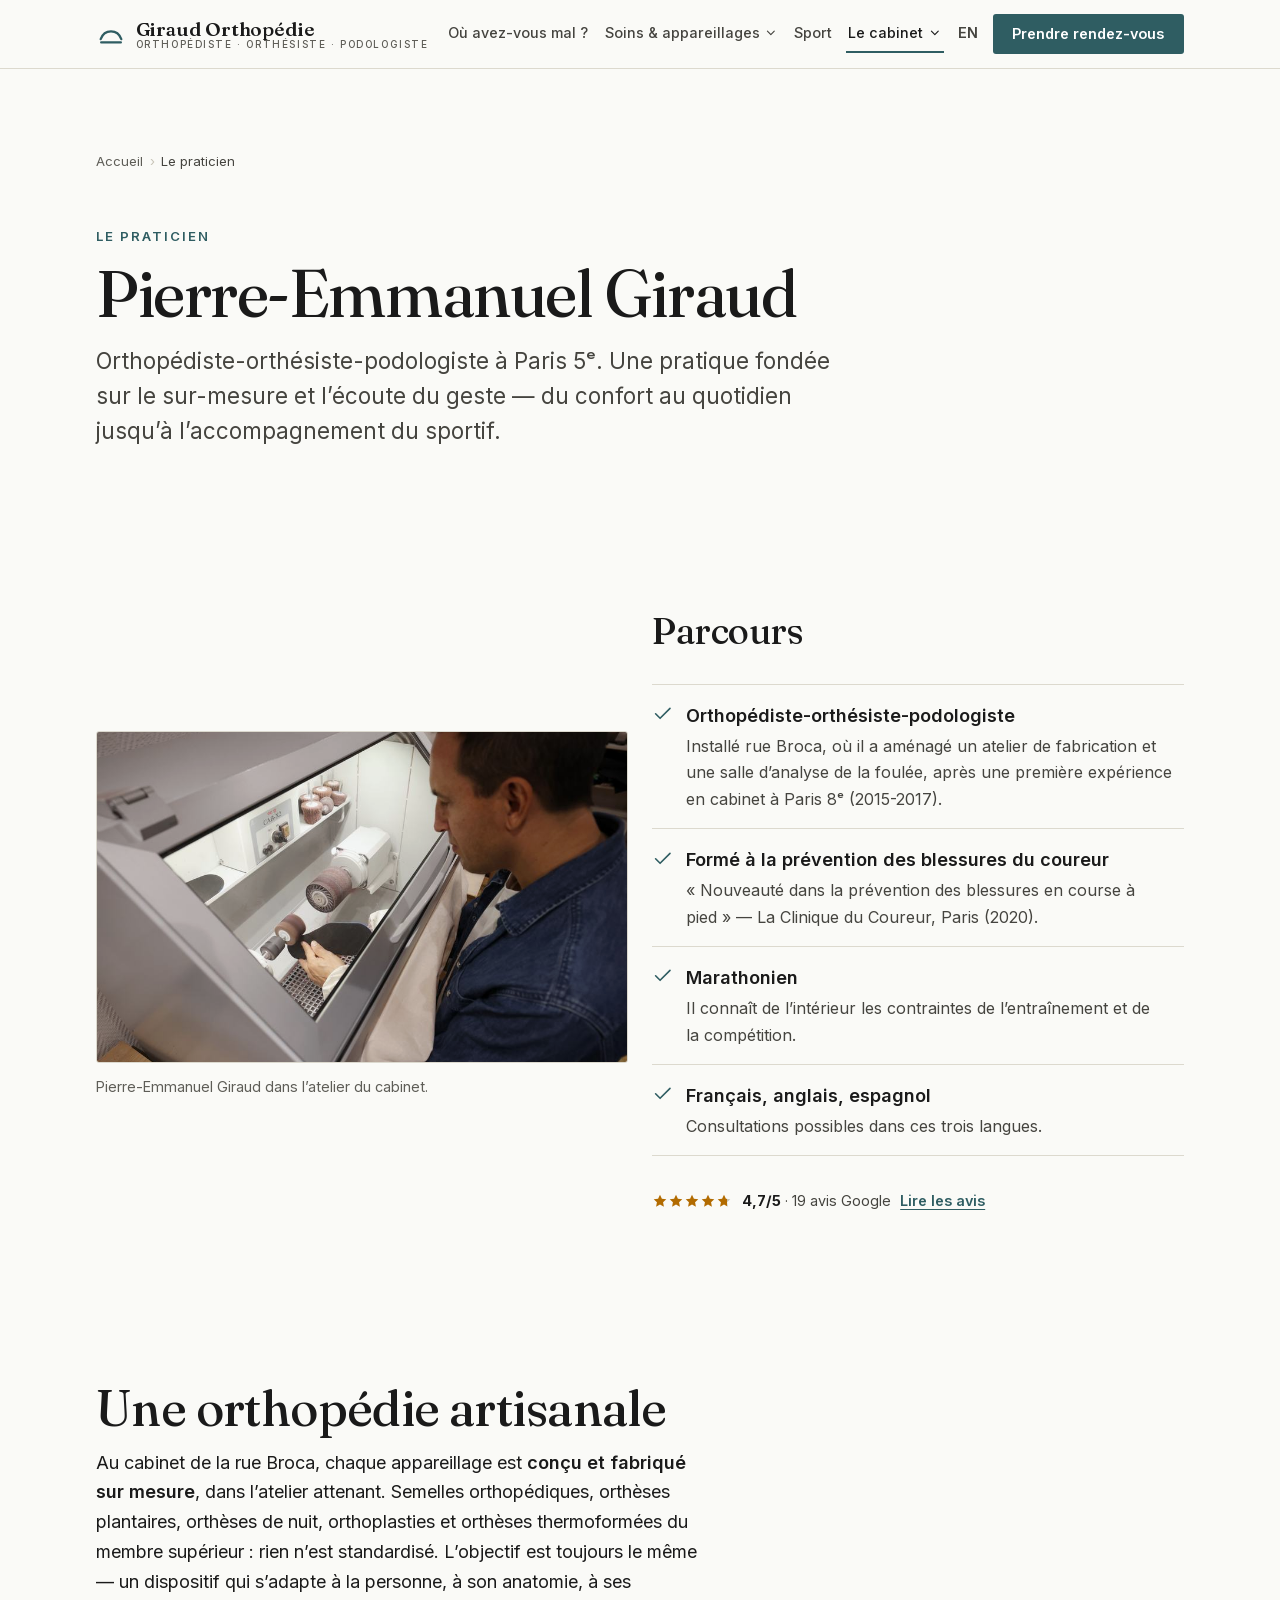
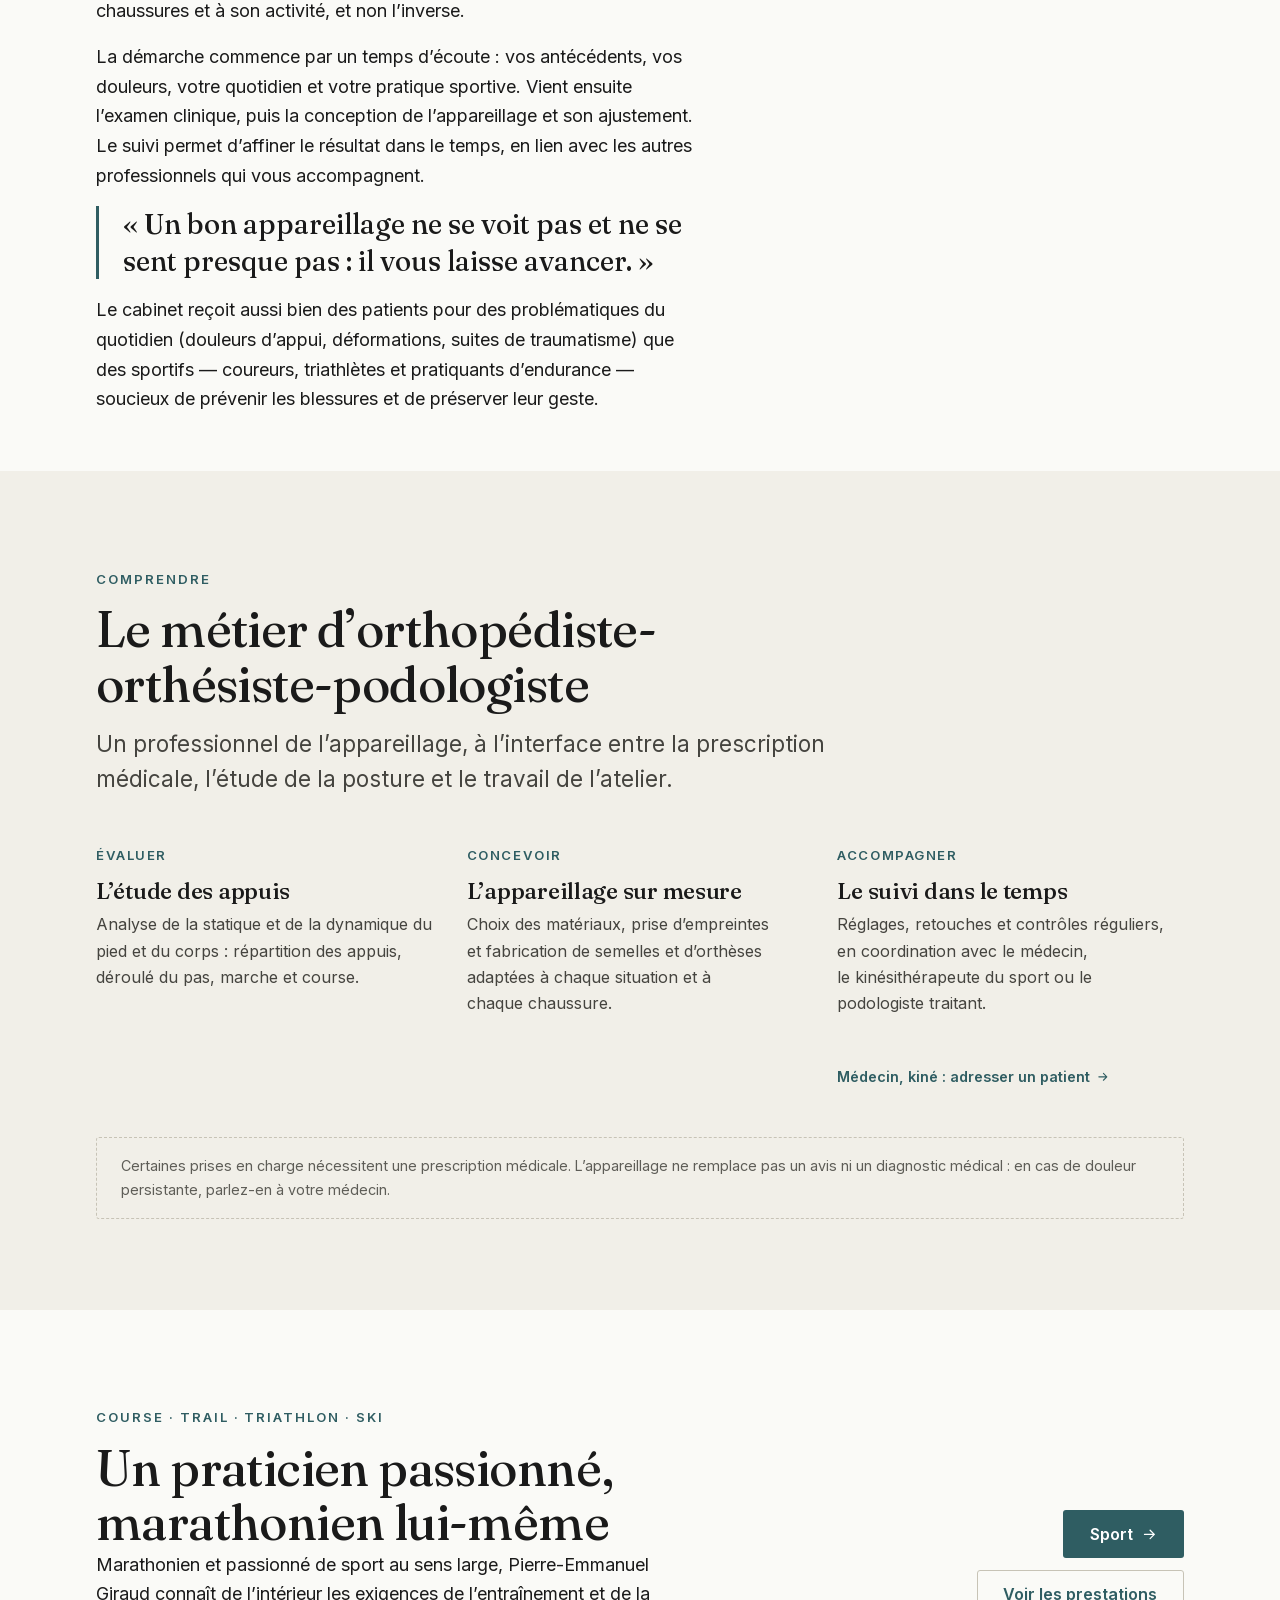
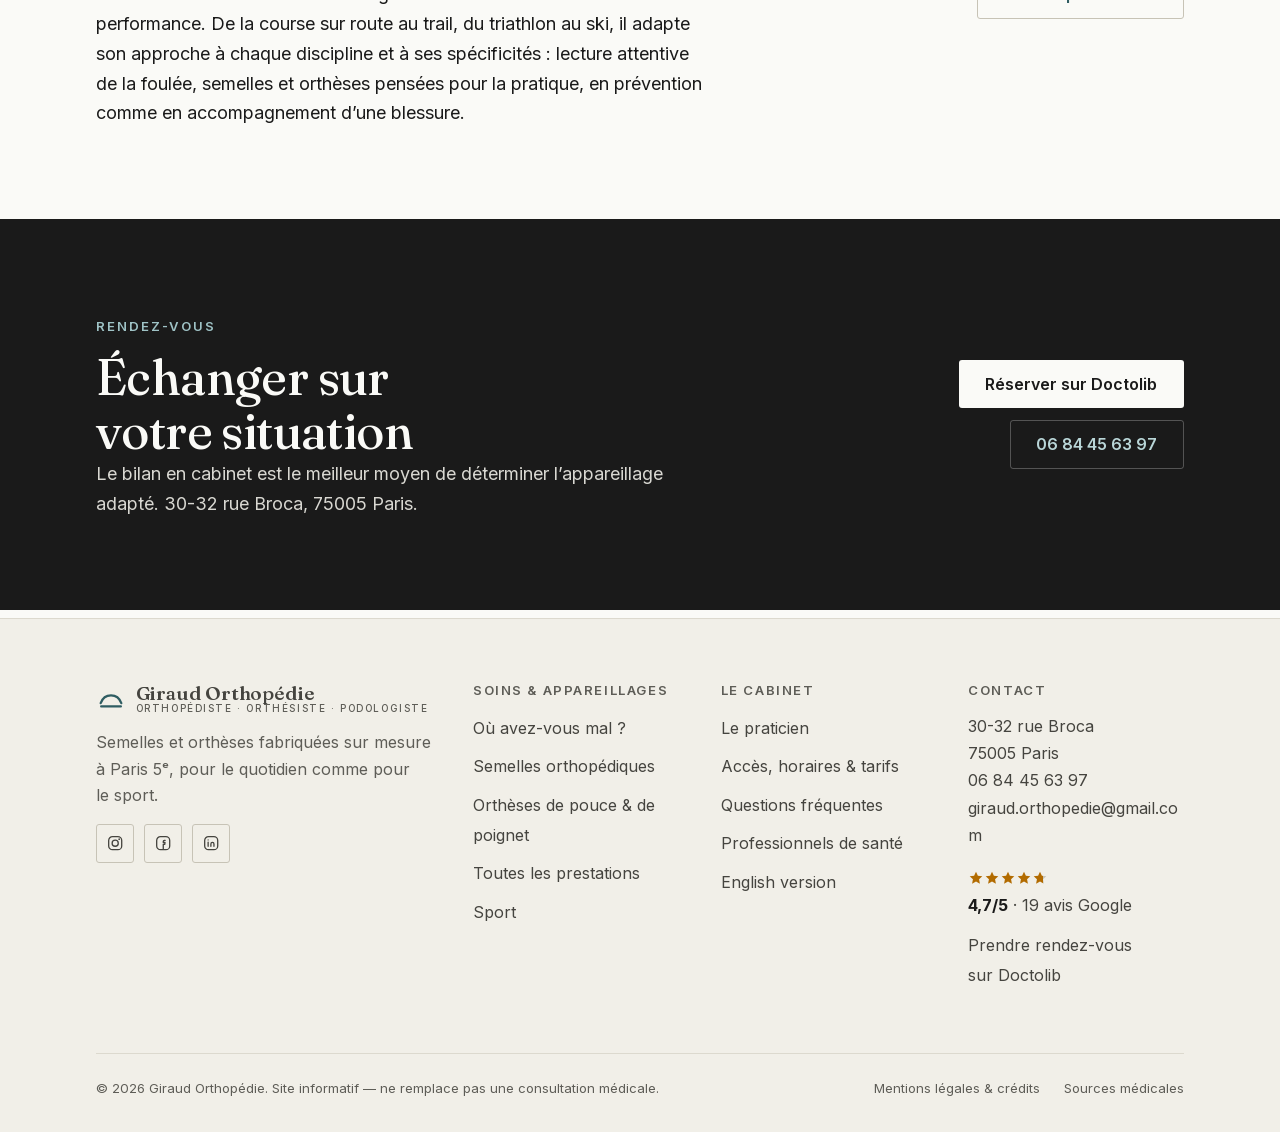
<file: praticien.html>
<!DOCTYPE html>
<html lang="fr">
<head>
<meta charset="utf-8">
<script>document.documentElement.classList.add('js');</script>
<meta name="viewport" content="width=device-width, initial-scale=1">
<title>Le praticien — Pierre-Emmanuel Giraud, orthopédiste-orthésiste-podologiste | Giraud Orthopédie</title>
<meta name="description" content="Pierre-Emmanuel Giraud, orthopédiste-orthésiste-podologiste à Paris 5ᵉ : une pratique artisanale, sur mesure, du quotidien au sport. Conception et fabrication des appareillages en atelier.">
<meta name="theme-color" content="#FAFAF7">
<link rel="canonical" href="https://www.giraud-orthopedie.fr/praticien.html">
<meta property="og:site_name" content="Giraud Orthopédie">
<meta property="og:url" content="https://www.giraud-orthopedie.fr/praticien.html">
<meta name="twitter:card" content="summary_large_image">
<meta property="og:type" content="profile">
<meta property="og:locale" content="fr_FR">
<meta property="og:title" content="Pierre-Emmanuel Giraud — Le praticien">
<meta property="og:description" content="Orthopédiste-orthésiste-podologiste à Paris 5ᵉ. Une pratique artisanale et sur mesure.">
<meta property="og:image" content="https://www.giraud-orthopedie.fr/assets/img/og-image.png">
<meta property="og:image:width" content="1200">
<meta property="og:image:height" content="630">
<link rel="icon" href="assets/img/favicon.svg" type="image/svg+xml">
<link rel="apple-touch-icon" href="assets/img/favicon.svg">
<link rel="preload" href="assets/fonts/inter-latin.woff2" as="font" type="font/woff2" crossorigin>
<link rel="preload" href="assets/fonts/fraunces-latin.woff2" as="font" type="font/woff2" crossorigin>
<link rel="stylesheet" href="assets/css/style.css">
</head>
<body>
<a class="skip-link" href="#main">Aller au contenu principal</a>

<header class="site-header">
  <div class="container site-header__inner">
    <a class="brand" href="./" aria-label="Giraud Orthopédie — accueil">
      <svg class="brand__mark" viewBox="0 0 32 32" aria-hidden="true" focusable="false">
        <path d="M5 21.5 C 9 10.5, 23 10.5, 27 21.5" fill="none" stroke="currentColor" stroke-width="2.4" stroke-linecap="round"/>
        <line x1="5.5" y1="25" x2="26.5" y2="25" stroke="currentColor" stroke-width="2.4" stroke-linecap="round"/>
      </svg>
      <span class="brand__name">Giraud Orthopédie<small>Orthopédiste · Orthésiste · Podologiste</small></span>
    </a>
    <button class="menu-toggle" type="button" aria-expanded="false" aria-controls="site-nav">
      <span class="menu-toggle__bars" aria-hidden="true"><span></span></span>
      <span>Menu</span>
    </button>
    <nav class="site-nav" id="site-nav" data-collapsible aria-label="Navigation principale">
      <ul class="site-nav__list">
        <li><a class="site-nav__link" href="douleurs.html">Où avez-vous mal&nbsp;?</a></li>
        <li class="site-nav__item has-sub">
          <button class="site-nav__link site-nav__toggle" type="button" aria-expanded="false" aria-controls="sub-soins">Soins &amp; appareillages<svg class="site-nav__chev" viewBox="0 0 24 24" fill="none" stroke="currentColor" stroke-width="2" stroke-linecap="round" stroke-linejoin="round" aria-hidden="true"><path d="m6 9 6 6 6-6"/></svg></button>
          <span class="site-nav__heading">Soins &amp; appareillages</span>
          <ul class="site-nav__sub" id="sub-soins">
          <li><a href="semelles-orthopediques-paris.html">Semelles orthopédiques</a></li>
          <li><a href="orthese-pouce-poignet-sur-mesure.html">Orthèses de pouce &amp; de poignet</a></li>
          <li><a href="prestations.html#hallux">Orthèses de nuit &amp; orthoplasties</a></li>
          <li><a href="prestations.html">Toutes les prestations</a></li>
          </ul>
        </li>
        <li><a class="site-nav__link" href="sport.html">Sport</a></li>
        <li class="site-nav__item has-sub is-current">
          <button class="site-nav__link site-nav__toggle" type="button" aria-expanded="false" aria-controls="sub-cabinet">Le cabinet<svg class="site-nav__chev" viewBox="0 0 24 24" fill="none" stroke="currentColor" stroke-width="2" stroke-linecap="round" stroke-linejoin="round" aria-hidden="true"><path d="m6 9 6 6 6-6"/></svg></button>
          <span class="site-nav__heading">Le cabinet</span>
          <ul class="site-nav__sub" id="sub-cabinet">
          <li><a href="praticien.html" aria-current="page">Le praticien</a></li>
          <li><a href="infos-pratiques.html">Accès, horaires &amp; tarifs</a></li>
          <li><a href="faq.html">Questions fréquentes</a></li>
          <li><a href="professionnels-de-sante.html">Professionnels de santé</a></li>
          </ul>
        </li>
        <li><a class="site-nav__link site-nav__lang" href="custom-orthotics-paris.html" hreflang="en" lang="en" title="English version">EN<span class="site-nav__lang-long"> — English version</span></a></li>
        <li><a class="btn btn--primary" href="https://www.doctolib.fr/orthopediste-orthesiste/paris/pierre-emmanuel-giraud" target="_blank" rel="noopener">Prendre rendez-vous</a></li>
      </ul>
    </nav>
  </div>
</header>

<main id="main">

  <section class="section section--tight">
    <div class="container">
      <nav class="breadcrumb" aria-label="Fil d’Ariane">
        <ol>
          <li><a href="./">Accueil</a></li>
          <li aria-current="page">Le praticien</li>
        </ol>
      </nav>
      <div class="section-head mt-7">
        <span class="eyebrow">Le praticien</span>
        <h1>Pierre-Emmanuel Giraud</h1>
        <p class="lead">Orthopédiste-orthésiste-podologiste à Paris 5ᵉ. Une pratique fondée sur le sur-mesure et l’écoute du geste — du confort au quotidien jusqu’à l’accompagnement du sportif.</p>
      </div>
    </div>
  </section>

  <section class="section--tight" aria-labelledby="parcours-title">
    <div class="container">
      <div class="grid grid--2" style="gap:clamp(2rem,1rem+4vw,4.5rem);align-items:center">
        <figure class="figure-wrap">
          <div class="figure figure--wide figure--real">
            <img src="assets/img/pierre-emmanuel-giraud-orthopediste-atelier-900.jpg" srcset="assets/img/pierre-emmanuel-giraud-orthopediste-atelier-900.jpg 900w, assets/img/pierre-emmanuel-giraud-orthopediste-atelier-1600.jpg 1600w" sizes="(min-width: 40em) 50vw, 100vw" width="900" height="600" alt="Pierre-Emmanuel Giraud, orthopédiste-orthésiste-podologiste, au poste de ponçage de son atelier, rue Broca à Paris 5ᵉ." fetchpriority="high" decoding="async">
          </div>
          <figcaption>Pierre-Emmanuel Giraud dans l’atelier du cabinet.</figcaption>
        </figure>
        <div>
          <h2 id="parcours-title" style="font-size:var(--fs-500)">Parcours</h2>
          <ul class="feature-list mt-6">
            <li><svg class="ico" viewBox="0 0 24 24" fill="none" stroke="currentColor" stroke-width="1.8" stroke-linecap="round" stroke-linejoin="round" aria-hidden="true"><path d="M20 6 9 17l-5-5"/></svg><div><strong>Orthopédiste-orthésiste-podologiste</strong><p>Installé rue Broca, où il a aménagé un atelier de fabrication et une salle d’analyse de la foulée, après une première expérience en cabinet à Paris 8ᵉ (2015-2017).</p></div></li>
            <li><svg class="ico" viewBox="0 0 24 24" fill="none" stroke="currentColor" stroke-width="1.8" stroke-linecap="round" stroke-linejoin="round" aria-hidden="true"><path d="M20 6 9 17l-5-5"/></svg><div><strong>Formé à la prévention des blessures du coureur</strong><p>«&nbsp;Nouveauté dans la prévention des blessures en course à pied&nbsp;» — La Clinique du Coureur, Paris (2020).</p></div></li>
            <li><svg class="ico" viewBox="0 0 24 24" fill="none" stroke="currentColor" stroke-width="1.8" stroke-linecap="round" stroke-linejoin="round" aria-hidden="true"><path d="M20 6 9 17l-5-5"/></svg><div><strong>Marathonien</strong><p>Il connaît de l’intérieur les contraintes de l’entraînement et de la compétition.</p></div></li>
            <li><svg class="ico" viewBox="0 0 24 24" fill="none" stroke="currentColor" stroke-width="1.8" stroke-linecap="round" stroke-linejoin="round" aria-hidden="true"><path d="M20 6 9 17l-5-5"/></svg><div><strong>Français, anglais, espagnol</strong><p>Consultations possibles dans ces trois langues.</p></div></li>
          </ul>
          <p class="mt-6"><a class="rating" href="https://www.google.com/maps?cid=18077941117600670560" target="_blank" rel="noopener"><span class="stars" style="--rating:4.7" aria-hidden="true"></span><span><span class="rating__score">4,7/5</span> · 19 avis Google</span><span class="rating__more">Lire les avis<span class="sr-only"> (nouvelle fenêtre)</span></span></a></p>
        </div>
      </div>
    </div>
  </section>

  <section class="section--tight" aria-labelledby="pratique-title">
    <div class="container">
      <div class="prose">
        <h2 id="pratique-title">Une orthopédie artisanale</h2>
        <p>Au cabinet de la rue Broca, chaque appareillage est <strong>conçu et fabriqué sur mesure</strong>, dans l’atelier attenant. Semelles orthopédiques, orthèses plantaires, orthèses de nuit, orthoplasties et orthèses thermoformées du membre supérieur&nbsp;: rien n’est standardisé. L’objectif est toujours le même — un dispositif qui s’adapte à la personne, à son anatomie, à ses chaussures et à son activité, et non l’inverse.</p>
        <p>La démarche commence par un temps d’écoute&nbsp;: vos antécédents, vos douleurs, votre quotidien et votre pratique sportive. Vient ensuite l’examen clinique, puis la conception de l’appareillage et son ajustement. Le suivi permet d’affiner le résultat dans le temps, en lien avec les autres professionnels qui vous accompagnent.</p>
        <blockquote>« Un bon appareillage ne se voit pas et ne se sent presque pas&nbsp;: il vous laisse avancer. »</blockquote>
        <p>Le cabinet reçoit aussi bien des patients pour des problématiques du quotidien (douleurs d’appui, déformations, suites de traumatisme) que des sportifs — coureurs, triathlètes et pratiquants d’endurance — soucieux de prévenir les blessures et de préserver leur geste.</p>
      </div>
    </div>
  </section>

  <section class="section section--alt" aria-labelledby="metier-title">
    <div class="container">
      <div class="section-head">
        <span class="eyebrow">Comprendre</span>
        <h2 id="metier-title">Le métier d’orthopédiste-orthésiste-podologiste</h2>
        <p class="lead">Un professionnel de l’appareillage, à l’interface entre la prescription médicale, l’étude de la posture et le travail de l’atelier.</p>
      </div>
      <div class="grid grid--3">
        <div class="card card--plain">
          <span class="card__kicker">Évaluer</span>
          <h3>L’étude des appuis</h3>
          <p>Analyse de la statique et de la dynamique du pied et du corps&nbsp;: répartition des appuis, déroulé du pas, marche et course.</p>
        </div>
        <div class="card card--plain">
          <span class="card__kicker">Concevoir</span>
          <h3>L’appareillage sur mesure</h3>
          <p>Choix des matériaux, prise d’empreintes et fabrication de semelles et d’orthèses adaptées à chaque situation et à chaque chaussure.</p>
        </div>
        <div class="card card--plain">
          <span class="card__kicker">Accompagner</span>
          <h3>Le suivi dans le temps</h3>
          <p>Réglages, retouches et contrôles réguliers, en coordination avec le médecin, le kinésithérapeute du sport ou le podologiste traitant.</p>
          <p class="mt-6"><a class="arrow-link" href="professionnels-de-sante.html">Médecin, kiné&nbsp;: adresser un patient <svg class="ico" viewBox="0 0 24 24" fill="none" stroke="currentColor" stroke-width="1.9" stroke-linecap="round" stroke-linejoin="round" aria-hidden="true"><path d="M5 12h14M13 6l6 6-6 6"/></svg></a></p>
        </div>
      </div>
      <p class="disclaimer mt-7">Certaines prises en charge nécessitent une prescription médicale. L’appareillage ne remplace pas un avis ni un diagnostic médical&nbsp;: en cas de douleur persistante, parlez-en à votre médecin.</p>
    </div>
  </section>

  <section class="section" aria-labelledby="sport-link-title">
    <div class="container">
      <div class="cta-band__grid">
        <div>
          <span class="eyebrow">Course · Trail · Triathlon · Ski</span>
          <h2 id="sport-link-title">Un praticien passionné, marathonien lui-même</h2>
          <p class="flow measure">Marathonien et passionné de sport au sens large, Pierre-Emmanuel Giraud connaît de l’intérieur les exigences de l’entraînement et de la performance. De la course sur route au trail, du triathlon au ski, il adapte son approche à chaque discipline et à ses spécificités&nbsp;: lecture attentive de la foulée, semelles et orthèses pensées pour la pratique, en prévention comme en accompagnement d’une blessure.</p>
        </div>
        <div class="cta-band__actions">
          <a class="btn btn--primary btn--lg" href="sport.html">Sport
            <svg class="ico" viewBox="0 0 24 24" fill="none" stroke="currentColor" stroke-width="1.8" stroke-linecap="round" stroke-linejoin="round" aria-hidden="true"><path d="M5 12h14M13 6l6 6-6 6"/></svg>
          </a>
          <a class="btn btn--ghost btn--lg" href="prestations.html">Voir les prestations</a>
        </div>
      </div>
    </div>
  </section>

  <section class="section cta-band section--ink" aria-labelledby="rdv-title">
    <div class="container">
      <div class="cta-band__grid">
        <div>
          <span class="eyebrow">Rendez-vous</span>
          <h2 id="rdv-title">Échanger sur votre situation</h2>
          <p class="flow">Le bilan en cabinet est le meilleur moyen de déterminer l’appareillage adapté. 30-32 rue Broca, 75005 Paris.</p>
        </div>
        <div class="cta-band__actions">
          <a class="btn btn--on-ink btn--lg" href="https://www.doctolib.fr/orthopediste-orthesiste/paris/pierre-emmanuel-giraud" target="_blank" rel="noopener">Réserver sur Doctolib</a>
          <a class="btn btn--ghost btn--lg" href="tel:+33684456397" style="color:#B9D6D8;border-color:rgba(255,255,255,.25)">06&nbsp;84&nbsp;45&nbsp;63&nbsp;97</a>
        </div>
      </div>
    </div>
  </section>

</main>

<footer class="site-footer">
  <div class="container">
    <div class="site-footer__grid">
      <div class="footer-col footer-brand">
        <a class="brand" href="./" aria-label="Giraud Orthopédie — accueil">
          <svg class="brand__mark" viewBox="0 0 32 32" aria-hidden="true" focusable="false">
            <path d="M5 21.5 C 9 10.5, 23 10.5, 27 21.5" fill="none" stroke="currentColor" stroke-width="2.4" stroke-linecap="round"/>
            <line x1="5.5" y1="25" x2="26.5" y2="25" stroke="currentColor" stroke-width="2.4" stroke-linecap="round"/>
          </svg>
          <span class="brand__name">Giraud Orthopédie<small>Orthopédiste · Orthésiste · Podologiste</small></span>
        </a>
        <p>Semelles et orthèses fabriquées sur mesure à Paris 5ᵉ, pour le quotidien comme pour le sport.</p>
        <div class="footer-social">
          <a href="https://www.instagram.com/giraud_orthopedie_paris/" target="_blank" rel="noopener" aria-label="Instagram (nouvelle fenêtre)">
            <svg class="ico" viewBox="0 0 24 24" fill="none" stroke="currentColor" stroke-width="1.7" aria-hidden="true"><rect x="3.5" y="3.5" width="17" height="17" rx="5"/><circle cx="12" cy="12" r="4"/><circle cx="17.2" cy="6.8" r="1.1" fill="currentColor" stroke="none"/></svg>
          </a>
          <a href="https://www.facebook.com/p/Giraud-Orthop%C3%A9die-100063667833870/" target="_blank" rel="noopener" aria-label="Facebook (nouvelle fenêtre)">
            <svg class="ico" viewBox="0 0 24 24" fill="none" stroke="currentColor" stroke-width="1.7" stroke-linecap="round" stroke-linejoin="round" aria-hidden="true"><rect x="3.5" y="3.5" width="17" height="17" rx="5"/><path d="M14.6 8.2h-1.1c-.85 0-1.4.55-1.4 1.45V11h2.3l-.4 2.4h-1.9V20"/></svg>
          </a>
          <a href="https://www.linkedin.com/in/pierre-emmanuel-giraud-6b8389175/" target="_blank" rel="noopener" aria-label="LinkedIn (nouvelle fenêtre)">
            <svg class="ico" viewBox="0 0 24 24" fill="none" stroke="currentColor" stroke-width="1.7" stroke-linecap="round" stroke-linejoin="round" aria-hidden="true"><rect x="3.5" y="3.5" width="17" height="17" rx="5"/><path d="M8 10.5V16M8 7.7v.01M11.6 16v-3.1a2 2 0 0 1 4 0V16"/></svg>
          </a>
        </div>
      </div>
      <div class="footer-col">
        <h2>Soins &amp; appareillages</h2>
        <ul>
          <li><a href="douleurs.html">Où avez-vous mal&nbsp;?</a></li>
          <li><a href="semelles-orthopediques-paris.html">Semelles orthopédiques</a></li>
          <li><a href="orthese-pouce-poignet-sur-mesure.html">Orthèses de pouce &amp; de poignet</a></li>
          <li><a href="prestations.html">Toutes les prestations</a></li>
          <li><a href="sport.html">Sport</a></li>
        </ul>
      </div>
      <div class="footer-col">
        <h2>Le cabinet</h2>
        <ul>
          <li><a href="praticien.html" aria-current="page">Le praticien</a></li>
          <li><a href="infos-pratiques.html">Accès, horaires &amp; tarifs</a></li>
          <li><a href="faq.html">Questions fréquentes</a></li>
          <li><a href="professionnels-de-sante.html">Professionnels de santé</a></li>
          <li><a href="custom-orthotics-paris.html" hreflang="en" lang="en">English version</a></li>
        </ul>
      </div>
      <div class="footer-col">
        <h2>Contact</h2>
        <address>
          30-32 rue Broca<br>
          75005 Paris<br>
          <a href="tel:+33684456397">06&nbsp;84&nbsp;45&nbsp;63&nbsp;97</a><br>
          <a href="mailto:giraud.orthopedie@gmail.com">giraud.orthopedie@gmail.com</a>
        </address>
        <p style="margin-top:var(--sp-4)"><a class="rating rating--footer" href="https://www.google.com/maps?cid=18077941117600670560" target="_blank" rel="noopener"><span class="stars" style="--rating:4.7" aria-hidden="true"></span><span><span class="rating__score">4,7/5</span> · 19 avis Google<span class="sr-only"> (nouvelle fenêtre)</span></span></a></p>
        <p style="margin-top:var(--sp-3)"><a href="https://www.doctolib.fr/orthopediste-orthesiste/paris/pierre-emmanuel-giraud" target="_blank" rel="noopener">Prendre rendez-vous sur Doctolib</a></p>
      </div>
    </div>
    <div class="footer-bottom">
      <p>© 2026 Giraud Orthopédie. Site informatif — ne remplace pas une consultation médicale.</p>
      <nav aria-label="Liens secondaires">
        <a href="mentions-legales.html">Mentions légales &amp; crédits</a>
        <a href="sport.html#sources">Sources médicales</a>
      </nav>
    </div>
  </div>
</footer>

<div class="mobile-cta" role="region" aria-label="Prise de rendez-vous rapide">
  <a class="btn btn--primary" href="https://www.doctolib.fr/orthopediste-orthesiste/paris/pierre-emmanuel-giraud" target="_blank" rel="noopener">Prendre rendez-vous</a>
  <a class="btn btn--ghost" href="tel:+33684456397" aria-label="Appeler le cabinet au 06 84 45 63 97">Appeler</a>
</div>

<script src="assets/js/main.js"></script>
</body>
</html>
</file>
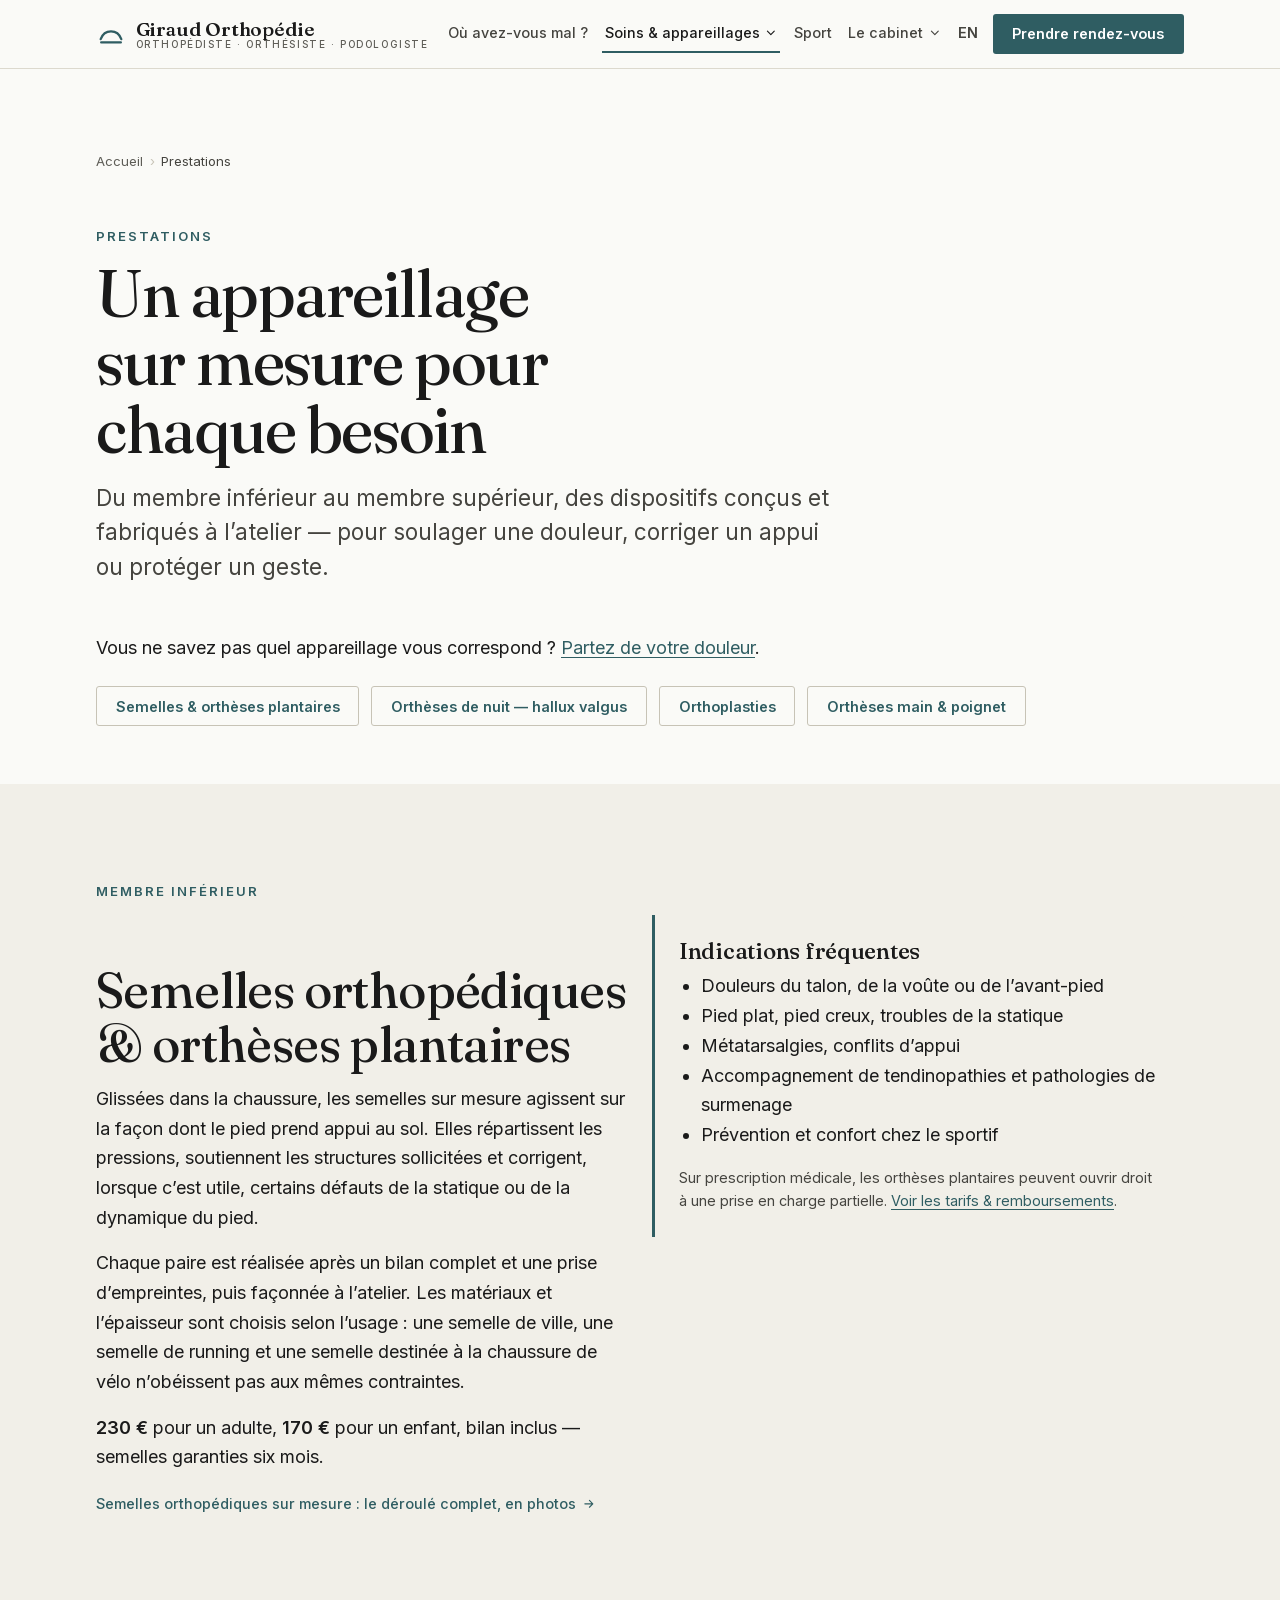
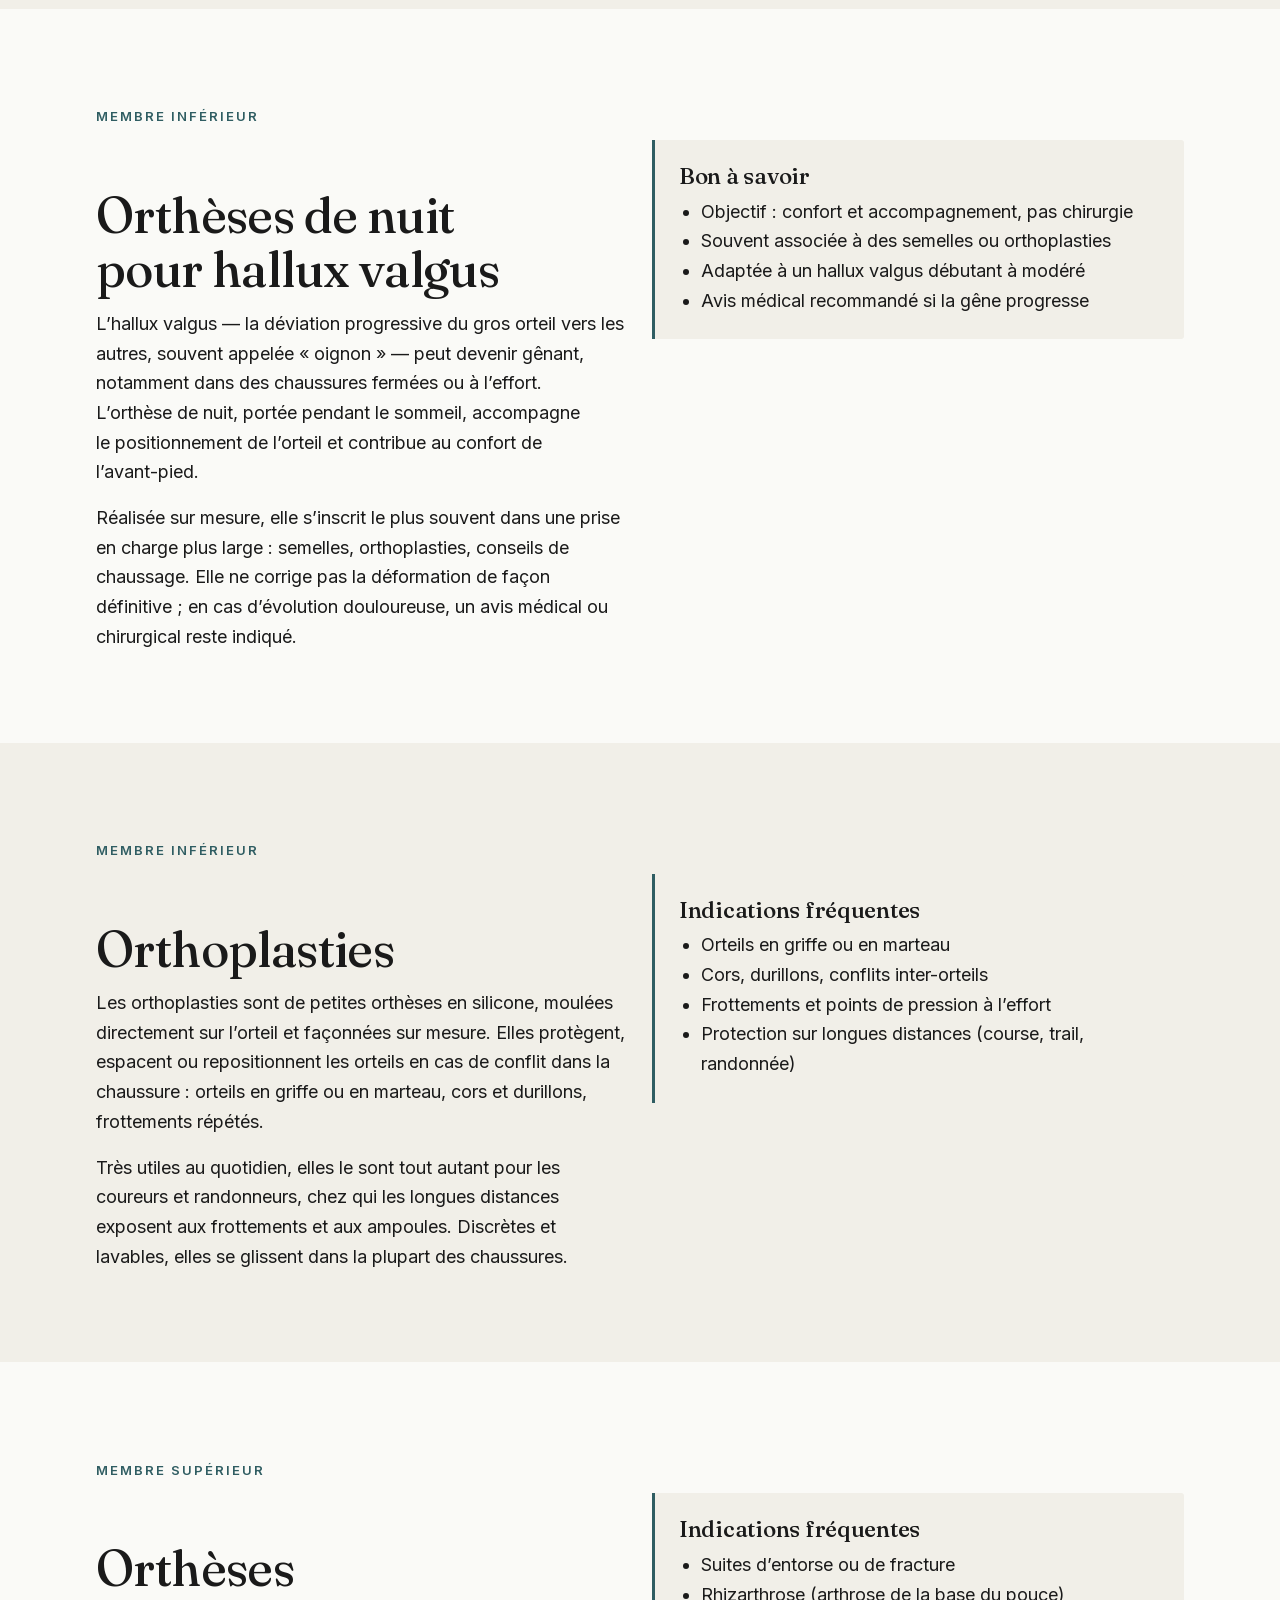
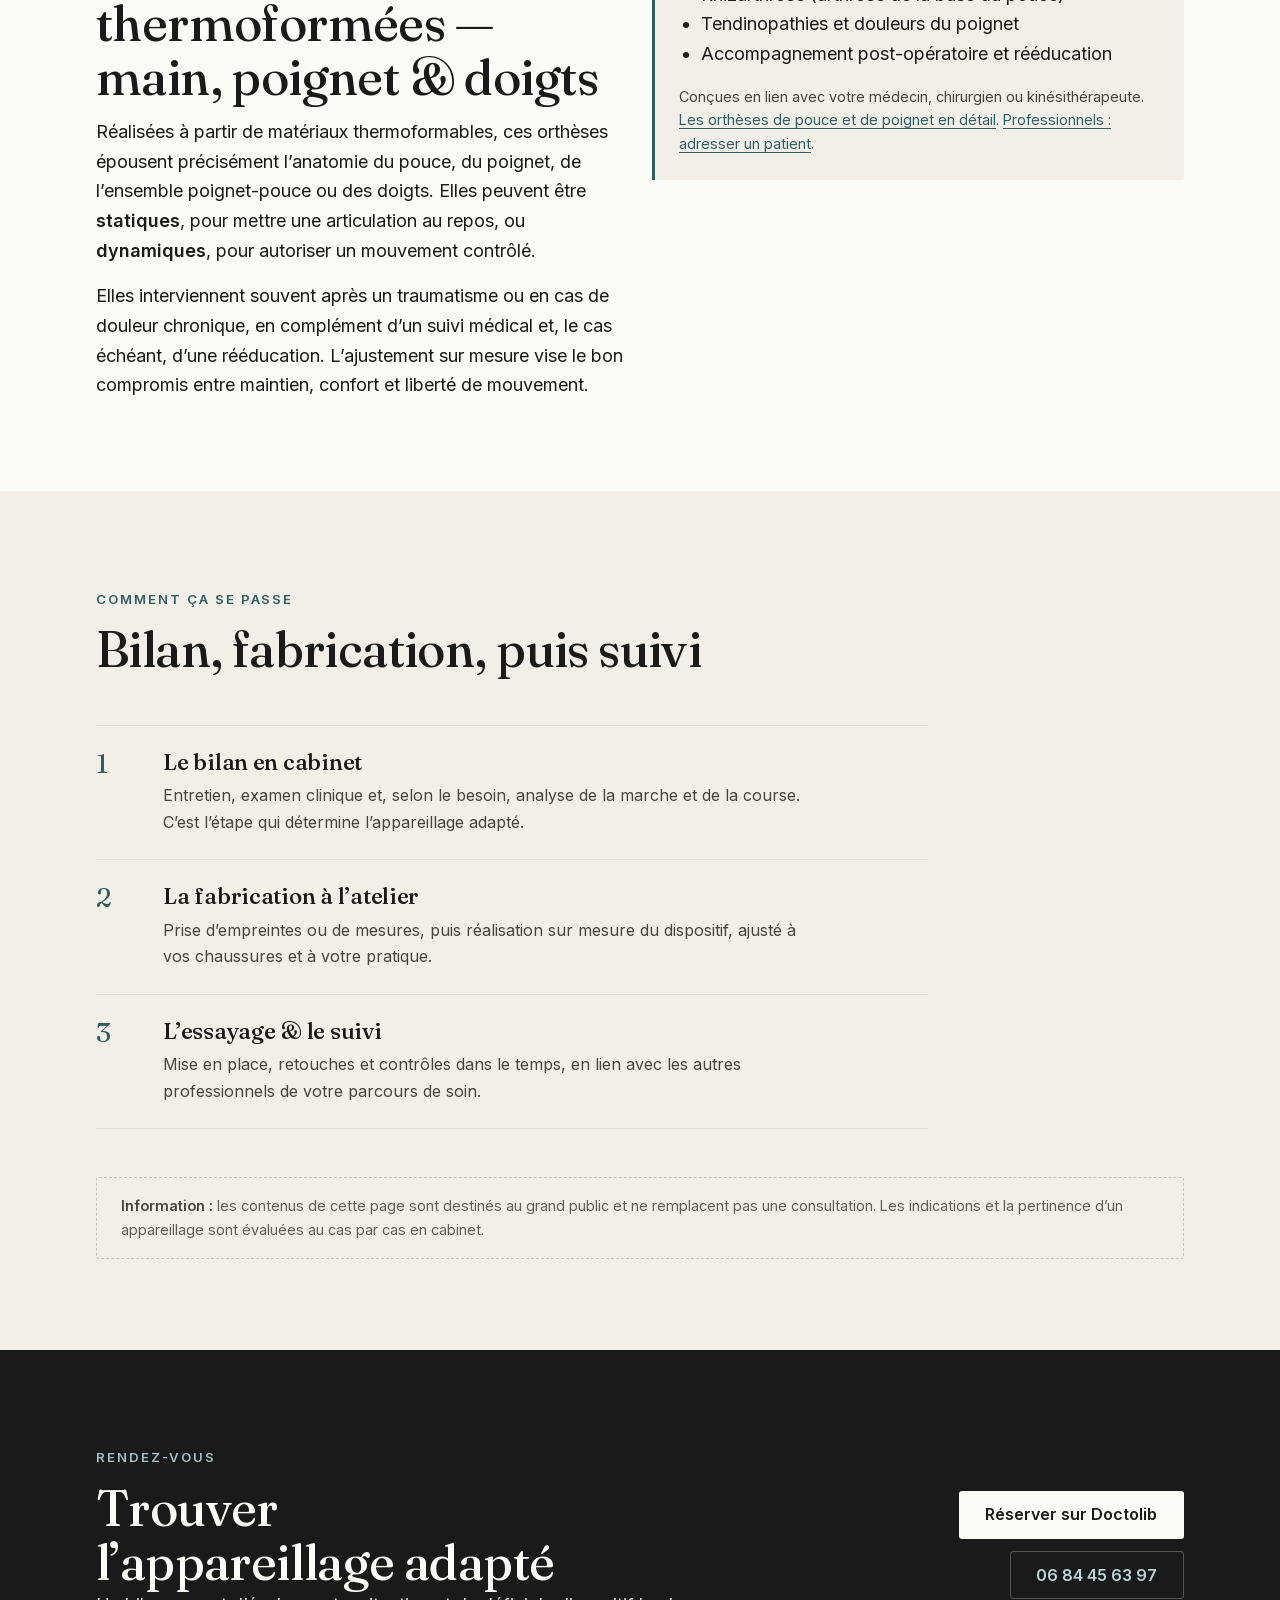
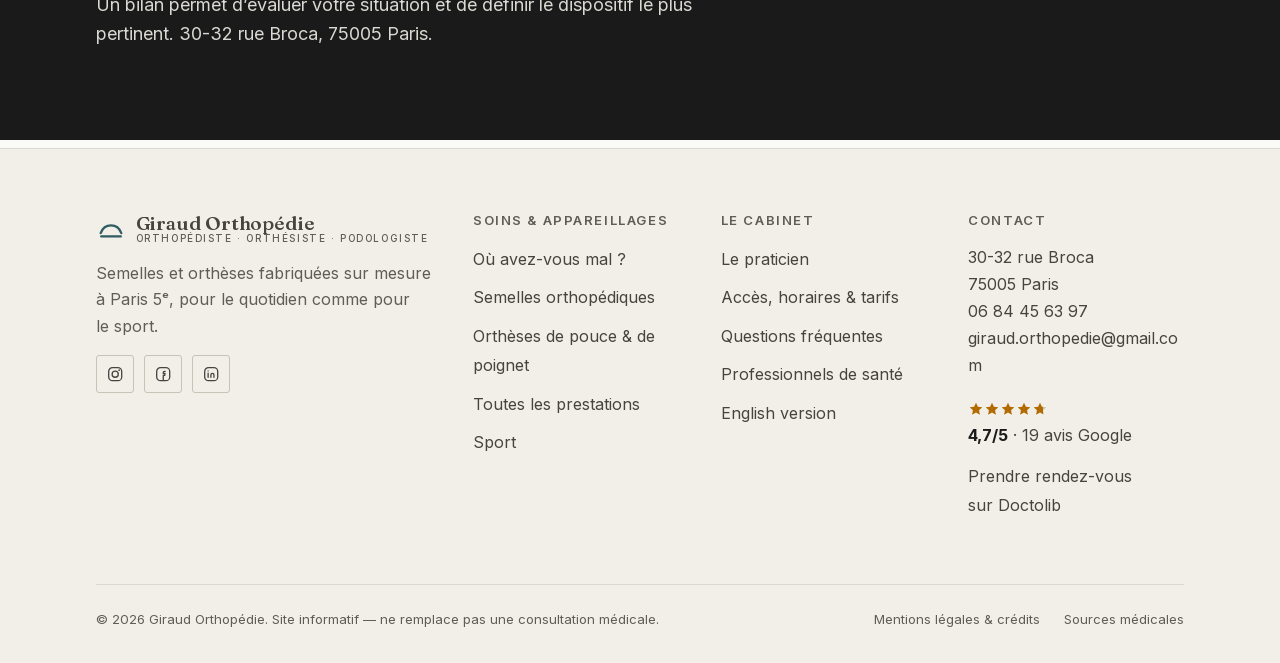
<file: prestations.html>
<!DOCTYPE html>
<html lang="fr">
<head>
<meta charset="utf-8">
<script>document.documentElement.classList.add('js');</script>
<meta name="viewport" content="width=device-width, initial-scale=1">
<title>Prestations — Semelles, orthèses & orthoplasties sur mesure | Giraud Orthopédie</title>
<meta name="description" content="Semelles orthopédiques et orthèses plantaires, orthèses de nuit pour hallux valgus, orthoplasties, orthèses thermoformées main et poignet. Fabrication sur mesure à Paris 5ᵉ.">
<meta name="theme-color" content="#FAFAF7">
<link rel="canonical" href="https://www.giraud-orthopedie.fr/prestations.html">
<meta property="og:site_name" content="Giraud Orthopédie">
<meta property="og:url" content="https://www.giraud-orthopedie.fr/prestations.html">
<meta name="twitter:card" content="summary_large_image">
<meta property="og:type" content="website">
<meta property="og:locale" content="fr_FR">
<meta property="og:title" content="Prestations — Giraud Orthopédie">
<meta property="og:description" content="Semelles, orthèses et orthoplasties fabriquées sur mesure à Paris 5ᵉ.">
<meta property="og:image" content="https://www.giraud-orthopedie.fr/assets/img/og-image.png">
<meta property="og:image:width" content="1200">
<meta property="og:image:height" content="630">
<link rel="icon" href="assets/img/favicon.svg" type="image/svg+xml">
<link rel="apple-touch-icon" href="assets/img/favicon.svg">
<link rel="preload" href="assets/fonts/inter-latin.woff2" as="font" type="font/woff2" crossorigin>
<link rel="preload" href="assets/fonts/fraunces-latin.woff2" as="font" type="font/woff2" crossorigin>
<link rel="stylesheet" href="assets/css/style.css">
</head>
<body>
<a class="skip-link" href="#main">Aller au contenu principal</a>

<header class="site-header">
  <div class="container site-header__inner">
    <a class="brand" href="./" aria-label="Giraud Orthopédie — accueil">
      <svg class="brand__mark" viewBox="0 0 32 32" aria-hidden="true" focusable="false">
        <path d="M5 21.5 C 9 10.5, 23 10.5, 27 21.5" fill="none" stroke="currentColor" stroke-width="2.4" stroke-linecap="round"/>
        <line x1="5.5" y1="25" x2="26.5" y2="25" stroke="currentColor" stroke-width="2.4" stroke-linecap="round"/>
      </svg>
      <span class="brand__name">Giraud Orthopédie<small>Orthopédiste · Orthésiste · Podologiste</small></span>
    </a>
    <button class="menu-toggle" type="button" aria-expanded="false" aria-controls="site-nav">
      <span class="menu-toggle__bars" aria-hidden="true"><span></span></span>
      <span>Menu</span>
    </button>
    <nav class="site-nav" id="site-nav" data-collapsible aria-label="Navigation principale">
      <ul class="site-nav__list">
        <li><a class="site-nav__link" href="douleurs.html">Où avez-vous mal&nbsp;?</a></li>
        <li class="site-nav__item has-sub is-current">
          <button class="site-nav__link site-nav__toggle" type="button" aria-expanded="false" aria-controls="sub-soins">Soins &amp; appareillages<svg class="site-nav__chev" viewBox="0 0 24 24" fill="none" stroke="currentColor" stroke-width="2" stroke-linecap="round" stroke-linejoin="round" aria-hidden="true"><path d="m6 9 6 6 6-6"/></svg></button>
          <span class="site-nav__heading">Soins &amp; appareillages</span>
          <ul class="site-nav__sub" id="sub-soins">
          <li><a href="semelles-orthopediques-paris.html">Semelles orthopédiques</a></li>
          <li><a href="orthese-pouce-poignet-sur-mesure.html">Orthèses de pouce &amp; de poignet</a></li>
          <li><a href="prestations.html#hallux">Orthèses de nuit &amp; orthoplasties</a></li>
          <li><a href="prestations.html" aria-current="page">Toutes les prestations</a></li>
          </ul>
        </li>
        <li><a class="site-nav__link" href="sport.html">Sport</a></li>
        <li class="site-nav__item has-sub">
          <button class="site-nav__link site-nav__toggle" type="button" aria-expanded="false" aria-controls="sub-cabinet">Le cabinet<svg class="site-nav__chev" viewBox="0 0 24 24" fill="none" stroke="currentColor" stroke-width="2" stroke-linecap="round" stroke-linejoin="round" aria-hidden="true"><path d="m6 9 6 6 6-6"/></svg></button>
          <span class="site-nav__heading">Le cabinet</span>
          <ul class="site-nav__sub" id="sub-cabinet">
          <li><a href="praticien.html">Le praticien</a></li>
          <li><a href="infos-pratiques.html">Accès, horaires &amp; tarifs</a></li>
          <li><a href="faq.html">Questions fréquentes</a></li>
          <li><a href="professionnels-de-sante.html">Professionnels de santé</a></li>
          </ul>
        </li>
        <li><a class="site-nav__link site-nav__lang" href="custom-orthotics-paris.html" hreflang="en" lang="en" title="English version">EN<span class="site-nav__lang-long"> — English version</span></a></li>
        <li><a class="btn btn--primary" href="https://www.doctolib.fr/orthopediste-orthesiste/paris/pierre-emmanuel-giraud" target="_blank" rel="noopener">Prendre rendez-vous</a></li>
      </ul>
    </nav>
  </div>
</header>

<main id="main">

  <section class="section section--tight">
    <div class="container">
      <nav class="breadcrumb" aria-label="Fil d’Ariane">
        <ol>
          <li><a href="./">Accueil</a></li>
          <li aria-current="page">Prestations</li>
        </ol>
      </nav>
      <div class="section-head mt-7">
        <span class="eyebrow">Prestations</span>
        <h1>Un appareillage sur mesure pour chaque besoin</h1>
        <p class="lead">Du membre inférieur au membre supérieur, des dispositifs conçus et fabriqués à l’atelier — pour soulager une douleur, corriger un appui ou protéger un geste.</p>
      </div>
      <p style="margin-bottom:var(--sp-5)">Vous ne savez pas quel appareillage vous correspond&nbsp;? <a href="douleurs.html">Partez de votre douleur</a>.</p>
      <nav class="btn-row" aria-label="Sommaire des prestations">
        <a class="btn btn--ghost" href="#semelles">Semelles &amp; orthèses plantaires</a>
        <a class="btn btn--ghost" href="#hallux">Orthèses de nuit — hallux valgus</a>
        <a class="btn btn--ghost" href="#orthoplasties">Orthoplasties</a>
        <a class="btn btn--ghost" href="#membre-superieur">Orthèses main &amp; poignet</a>
      </nav>
    </div>
  </section>

  <!-- SEMELLES -->
  <section id="semelles" class="section section--alt" aria-labelledby="semelles-title">
    <div class="container">
      <span class="eyebrow">Membre inférieur</span>
      <div class="grid grid--2" style="gap:clamp(2rem,1rem+4vw,4rem);align-items:start">
        <div class="prose">
          <h2 id="semelles-title">Semelles orthopédiques &amp; orthèses plantaires</h2>
          <p>Glissées dans la chaussure, les semelles sur mesure agissent sur la façon dont le pied prend appui au sol. Elles répartissent les pressions, soutiennent les structures sollicitées et corrigent, lorsque c’est utile, certains défauts de la statique ou de la dynamique du pied.</p>
          <p>Chaque paire est réalisée après un bilan complet et une prise d’empreintes, puis façonnée à l’atelier. Les matériaux et l’épaisseur sont choisis selon l’usage&nbsp;: une semelle de ville, une semelle de running et une semelle destinée à la chaussure de vélo n’obéissent pas aux mêmes contraintes.</p>
          <p><strong>230&nbsp;€</strong> pour un adulte, <strong>170&nbsp;€</strong> pour un enfant, bilan inclus — semelles garanties six mois.</p>
          <p><a class="arrow-link" href="semelles-orthopediques-paris.html">Semelles orthopédiques sur mesure&nbsp;: le déroulé complet, en photos <svg class="ico" viewBox="0 0 24 24" fill="none" stroke="currentColor" stroke-width="1.9" stroke-linecap="round" stroke-linejoin="round" aria-hidden="true"><path d="M5 12h14M13 6l6 6-6 6"/></svg></a></p>
        </div>
        <aside class="note">
          <h3>Indications fréquentes</h3>
          <ul>
            <li>Douleurs du talon, de la voûte ou de l’avant-pied</li>
            <li>Pied plat, pied creux, troubles de la statique</li>
            <li>Métatarsalgies, conflits d’appui</li>
            <li>Accompagnement de tendinopathies et pathologies de surmenage</li>
            <li>Prévention et confort chez le sportif</li>
          </ul>
          <p class="text-muted" style="font-size:var(--fs-75);margin-top:var(--sp-4)">Sur prescription médicale, les orthèses plantaires peuvent ouvrir droit à une prise en charge partielle. <a href="infos-pratiques.html#tarifs">Voir les tarifs &amp; remboursements</a>.</p>
        </aside>
      </div>
    </div>
  </section>

  <!-- HALLUX VALGUS -->
  <section id="hallux" class="section" aria-labelledby="hallux-title">
    <div class="container">
      <span class="eyebrow">Membre inférieur</span>
      <div class="grid grid--2" style="gap:clamp(2rem,1rem+4vw,4rem);align-items:start">
        <div class="prose">
          <h2 id="hallux-title">Orthèses de nuit pour hallux valgus</h2>
          <p>L’hallux valgus — la déviation progressive du gros orteil vers les autres, souvent appelée «&nbsp;oignon&nbsp;» — peut devenir gênant, notamment dans des chaussures fermées ou à l’effort. L’orthèse de nuit, portée pendant le sommeil, accompagne le positionnement de l’orteil et contribue au confort de l’avant-pied.</p>
          <p>Réalisée sur mesure, elle s’inscrit le plus souvent dans une prise en charge plus large&nbsp;: semelles, orthoplasties, conseils de chaussage. Elle ne corrige pas la déformation de façon définitive&nbsp;; en cas d’évolution douloureuse, un avis médical ou chirurgical reste indiqué.</p>
        </div>
        <aside class="note">
          <h3>Bon à savoir</h3>
          <ul>
            <li>Objectif&nbsp;: confort et accompagnement, pas chirurgie</li>
            <li>Souvent associée à des semelles ou orthoplasties</li>
            <li>Adaptée à un hallux valgus débutant à modéré</li>
            <li>Avis médical recommandé si la gêne progresse</li>
          </ul>
        </aside>
      </div>
    </div>
  </section>

  <!-- ORTHOPLASTIES -->
  <section id="orthoplasties" class="section section--alt" aria-labelledby="ortho-title">
    <div class="container">
      <span class="eyebrow">Membre inférieur</span>
      <div class="grid grid--2" style="gap:clamp(2rem,1rem+4vw,4rem);align-items:start">
        <div class="prose">
          <h2 id="ortho-title">Orthoplasties</h2>
          <p>Les orthoplasties sont de petites orthèses en silicone, moulées directement sur l’orteil et façonnées sur mesure. Elles protègent, espacent ou repositionnent les orteils en cas de conflit dans la chaussure&nbsp;: orteils en griffe ou en marteau, cors et durillons, frottements répétés.</p>
          <p>Très utiles au quotidien, elles le sont tout autant pour les coureurs et randonneurs, chez qui les longues distances exposent aux frottements et aux ampoules. Discrètes et lavables, elles se glissent dans la plupart des chaussures.</p>
        </div>
        <aside class="note">
          <h3>Indications fréquentes</h3>
          <ul>
            <li>Orteils en griffe ou en marteau</li>
            <li>Cors, durillons, conflits inter-orteils</li>
            <li>Frottements et points de pression à l’effort</li>
            <li>Protection sur longues distances (course, trail, randonnée)</li>
          </ul>
        </aside>
      </div>
    </div>
  </section>

  <!-- MEMBRE SUPÉRIEUR -->
  <section id="membre-superieur" class="section" aria-labelledby="main-title">
    <div class="container">
      <span class="eyebrow">Membre supérieur</span>
      <div class="grid grid--2" style="gap:clamp(2rem,1rem+4vw,4rem);align-items:start">
        <div class="prose">
          <h2 id="main-title">Orthèses thermoformées — main, poignet &amp; doigts</h2>
          <p>Réalisées à partir de matériaux thermoformables, ces orthèses épousent précisément l’anatomie du pouce, du poignet, de l’ensemble poignet-pouce ou des doigts. Elles peuvent être <strong>statiques</strong>, pour mettre une articulation au repos, ou <strong>dynamiques</strong>, pour autoriser un mouvement contrôlé.</p>
          <p>Elles interviennent souvent après un traumatisme ou en cas de douleur chronique, en complément d’un suivi médical et, le cas échéant, d’une rééducation. L’ajustement sur mesure vise le bon compromis entre maintien, confort et liberté de mouvement.</p>
        </div>
        <aside class="note">
          <h3>Indications fréquentes</h3>
          <ul>
            <li>Suites d’entorse ou de fracture</li>
            <li>Rhizarthrose (arthrose de la base du pouce)</li>
            <li>Tendinopathies et douleurs du poignet</li>
            <li>Accompagnement post-opératoire et rééducation</li>
          </ul>
          <p class="text-muted" style="font-size:var(--fs-75);margin-top:var(--sp-4)">Conçues en lien avec votre médecin, chirurgien ou kinésithérapeute. <a href="orthese-pouce-poignet-sur-mesure.html">Les orthèses de pouce et de poignet en détail</a>. <a href="professionnels-de-sante.html">Professionnels&nbsp;: adresser un patient</a>.</p>
        </aside>
      </div>
    </div>
  </section>


  <!-- PARCOURS + CTA -->
  <section class="section section--alt" aria-labelledby="parcours-title">
    <div class="container">
      <div class="section-head">
        <span class="eyebrow">Comment ça se passe</span>
        <h2 id="parcours-title">Bilan, fabrication, puis suivi</h2>
      </div>
      <div class="steps measure-wide">
        <div class="step">
          <span class="step__n" aria-hidden="true">1</span>
          <div><h3>Le bilan en cabinet</h3><p>Entretien, examen clinique et, selon le besoin, analyse de la marche et de la course. C’est l’étape qui détermine l’appareillage adapté.</p></div>
        </div>
        <div class="step">
          <span class="step__n" aria-hidden="true">2</span>
          <div><h3>La fabrication à l’atelier</h3><p>Prise d’empreintes ou de mesures, puis réalisation sur mesure du dispositif, ajusté à vos chaussures et à votre pratique.</p></div>
        </div>
        <div class="step">
          <span class="step__n" aria-hidden="true">3</span>
          <div><h3>L’essayage &amp; le suivi</h3><p>Mise en place, retouches et contrôles dans le temps, en lien avec les autres professionnels de votre parcours de soin.</p></div>
        </div>
      </div>
      <p class="disclaimer mt-7"><strong>Information&nbsp;:</strong> les contenus de cette page sont destinés au grand public et ne remplacent pas une consultation. Les indications et la pertinence d’un appareillage sont évaluées au cas par cas en cabinet.</p>
    </div>
  </section>

  <section class="section cta-band section--ink" aria-labelledby="rdv-title">
    <div class="container">
      <div class="cta-band__grid">
        <div>
          <span class="eyebrow">Rendez-vous</span>
          <h2 id="rdv-title">Trouver l’appareillage adapté</h2>
          <p class="flow">Un bilan permet d’évaluer votre situation et de définir le dispositif le plus pertinent. 30-32 rue Broca, 75005 Paris.</p>
        </div>
        <div class="cta-band__actions">
          <a class="btn btn--on-ink btn--lg" href="https://www.doctolib.fr/orthopediste-orthesiste/paris/pierre-emmanuel-giraud" target="_blank" rel="noopener">Réserver sur Doctolib</a>
          <a class="btn btn--ghost btn--lg" href="tel:+33684456397" style="color:#B9D6D8;border-color:rgba(255,255,255,.25)">06&nbsp;84&nbsp;45&nbsp;63&nbsp;97</a>
        </div>
      </div>
    </div>
  </section>

</main>

<footer class="site-footer">
  <div class="container">
    <div class="site-footer__grid">
      <div class="footer-col footer-brand">
        <a class="brand" href="./" aria-label="Giraud Orthopédie — accueil">
          <svg class="brand__mark" viewBox="0 0 32 32" aria-hidden="true" focusable="false">
            <path d="M5 21.5 C 9 10.5, 23 10.5, 27 21.5" fill="none" stroke="currentColor" stroke-width="2.4" stroke-linecap="round"/>
            <line x1="5.5" y1="25" x2="26.5" y2="25" stroke="currentColor" stroke-width="2.4" stroke-linecap="round"/>
          </svg>
          <span class="brand__name">Giraud Orthopédie<small>Orthopédiste · Orthésiste · Podologiste</small></span>
        </a>
        <p>Semelles et orthèses fabriquées sur mesure à Paris 5ᵉ, pour le quotidien comme pour le sport.</p>
        <div class="footer-social">
          <a href="https://www.instagram.com/giraud_orthopedie_paris/" target="_blank" rel="noopener" aria-label="Instagram (nouvelle fenêtre)">
            <svg class="ico" viewBox="0 0 24 24" fill="none" stroke="currentColor" stroke-width="1.7" aria-hidden="true"><rect x="3.5" y="3.5" width="17" height="17" rx="5"/><circle cx="12" cy="12" r="4"/><circle cx="17.2" cy="6.8" r="1.1" fill="currentColor" stroke="none"/></svg>
          </a>
          <a href="https://www.facebook.com/p/Giraud-Orthop%C3%A9die-100063667833870/" target="_blank" rel="noopener" aria-label="Facebook (nouvelle fenêtre)">
            <svg class="ico" viewBox="0 0 24 24" fill="none" stroke="currentColor" stroke-width="1.7" stroke-linecap="round" stroke-linejoin="round" aria-hidden="true"><rect x="3.5" y="3.5" width="17" height="17" rx="5"/><path d="M14.6 8.2h-1.1c-.85 0-1.4.55-1.4 1.45V11h2.3l-.4 2.4h-1.9V20"/></svg>
          </a>
          <a href="https://www.linkedin.com/in/pierre-emmanuel-giraud-6b8389175/" target="_blank" rel="noopener" aria-label="LinkedIn (nouvelle fenêtre)">
            <svg class="ico" viewBox="0 0 24 24" fill="none" stroke="currentColor" stroke-width="1.7" stroke-linecap="round" stroke-linejoin="round" aria-hidden="true"><rect x="3.5" y="3.5" width="17" height="17" rx="5"/><path d="M8 10.5V16M8 7.7v.01M11.6 16v-3.1a2 2 0 0 1 4 0V16"/></svg>
          </a>
        </div>
      </div>
      <div class="footer-col">
        <h2>Soins &amp; appareillages</h2>
        <ul>
          <li><a href="douleurs.html">Où avez-vous mal&nbsp;?</a></li>
          <li><a href="semelles-orthopediques-paris.html">Semelles orthopédiques</a></li>
          <li><a href="orthese-pouce-poignet-sur-mesure.html">Orthèses de pouce &amp; de poignet</a></li>
          <li><a href="prestations.html" aria-current="page">Toutes les prestations</a></li>
          <li><a href="sport.html">Sport</a></li>
        </ul>
      </div>
      <div class="footer-col">
        <h2>Le cabinet</h2>
        <ul>
          <li><a href="praticien.html">Le praticien</a></li>
          <li><a href="infos-pratiques.html">Accès, horaires &amp; tarifs</a></li>
          <li><a href="faq.html">Questions fréquentes</a></li>
          <li><a href="professionnels-de-sante.html">Professionnels de santé</a></li>
          <li><a href="custom-orthotics-paris.html" hreflang="en" lang="en">English version</a></li>
        </ul>
      </div>
      <div class="footer-col">
        <h2>Contact</h2>
        <address>
          30-32 rue Broca<br>
          75005 Paris<br>
          <a href="tel:+33684456397">06&nbsp;84&nbsp;45&nbsp;63&nbsp;97</a><br>
          <a href="mailto:giraud.orthopedie@gmail.com">giraud.orthopedie@gmail.com</a>
        </address>
        <p style="margin-top:var(--sp-4)"><a class="rating rating--footer" href="https://www.google.com/maps?cid=18077941117600670560" target="_blank" rel="noopener"><span class="stars" style="--rating:4.7" aria-hidden="true"></span><span><span class="rating__score">4,7/5</span> · 19 avis Google<span class="sr-only"> (nouvelle fenêtre)</span></span></a></p>
        <p style="margin-top:var(--sp-3)"><a href="https://www.doctolib.fr/orthopediste-orthesiste/paris/pierre-emmanuel-giraud" target="_blank" rel="noopener">Prendre rendez-vous sur Doctolib</a></p>
      </div>
    </div>
    <div class="footer-bottom">
      <p>© 2026 Giraud Orthopédie. Site informatif — ne remplace pas une consultation médicale.</p>
      <nav aria-label="Liens secondaires">
        <a href="mentions-legales.html">Mentions légales &amp; crédits</a>
        <a href="sport.html#sources">Sources médicales</a>
      </nav>
    </div>
  </div>
</footer>

<div class="mobile-cta" role="region" aria-label="Prise de rendez-vous rapide">
  <a class="btn btn--primary" href="https://www.doctolib.fr/orthopediste-orthesiste/paris/pierre-emmanuel-giraud" target="_blank" rel="noopener">Prendre rendez-vous</a>
  <a class="btn btn--ghost" href="tel:+33684456397" aria-label="Appeler le cabinet au 06 84 45 63 97">Appeler</a>
</div>

<script src="assets/js/main.js"></script>
</body>
</html>
</file>
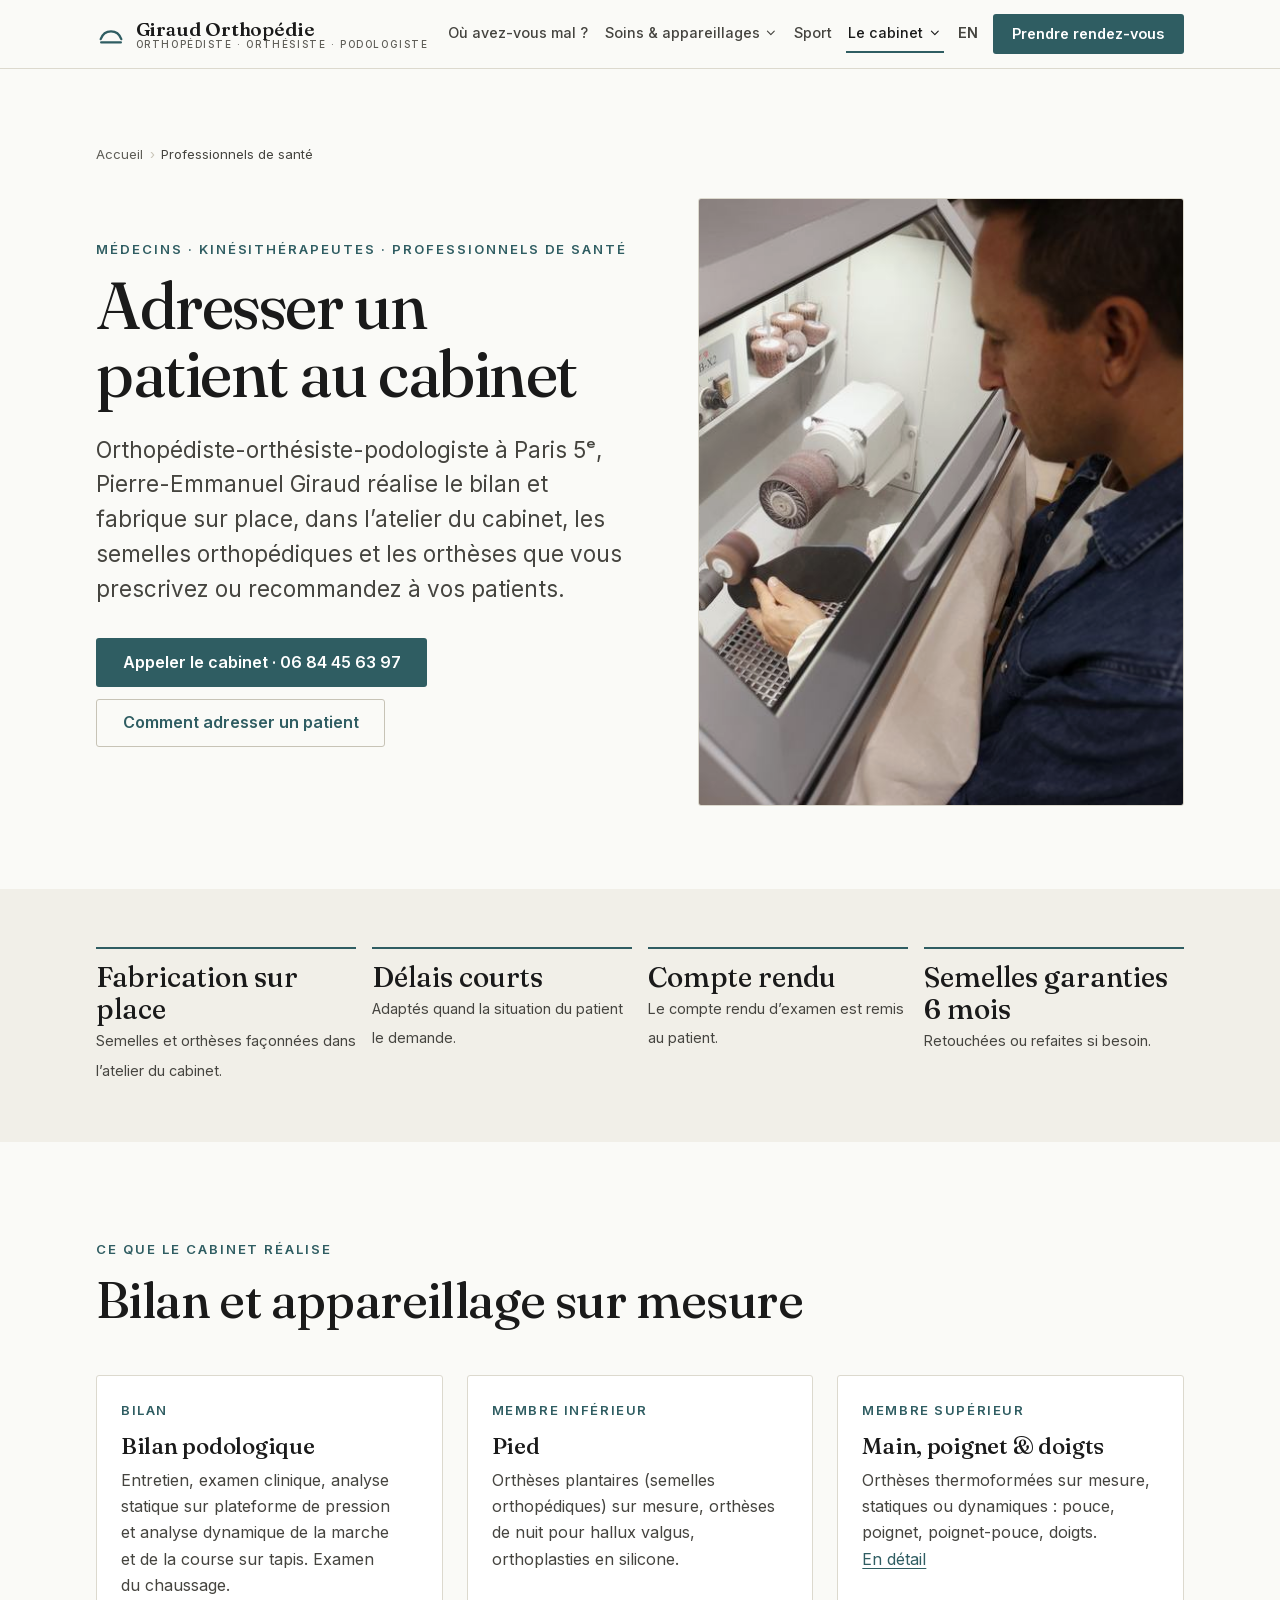
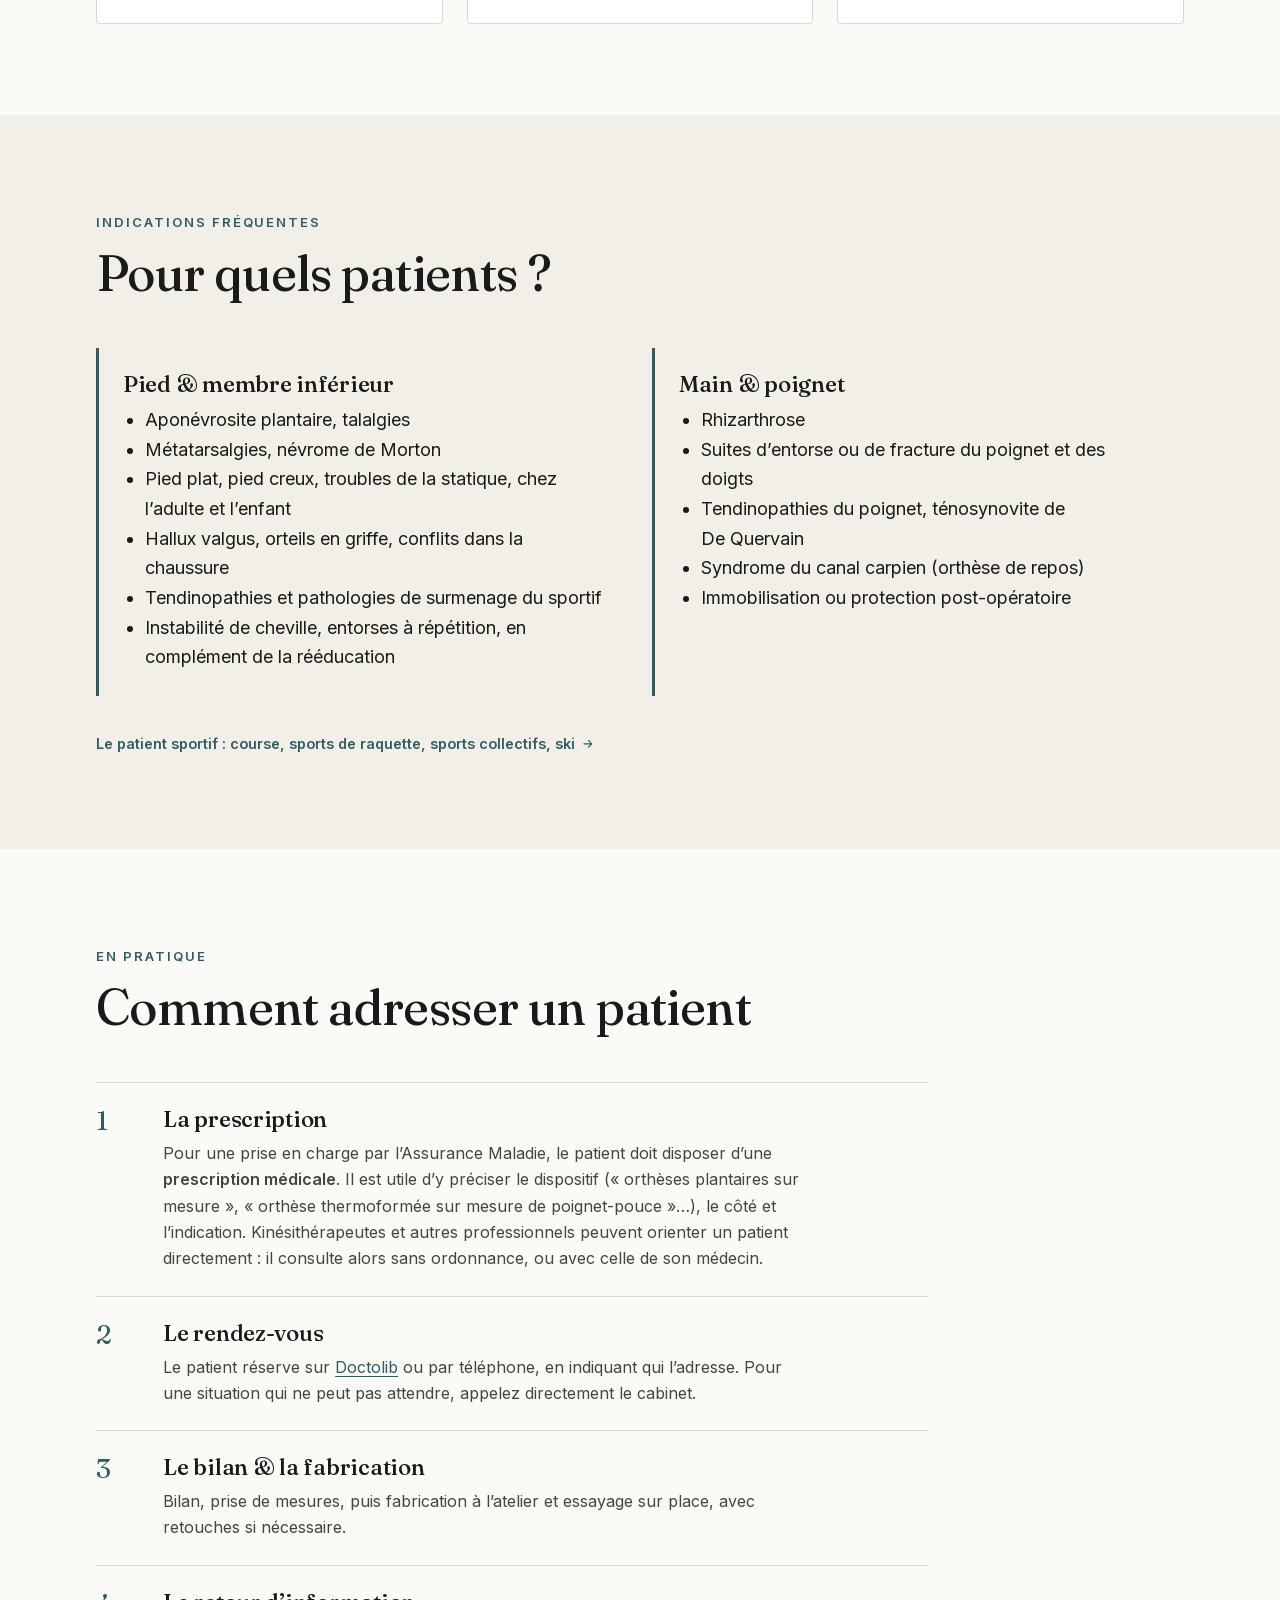
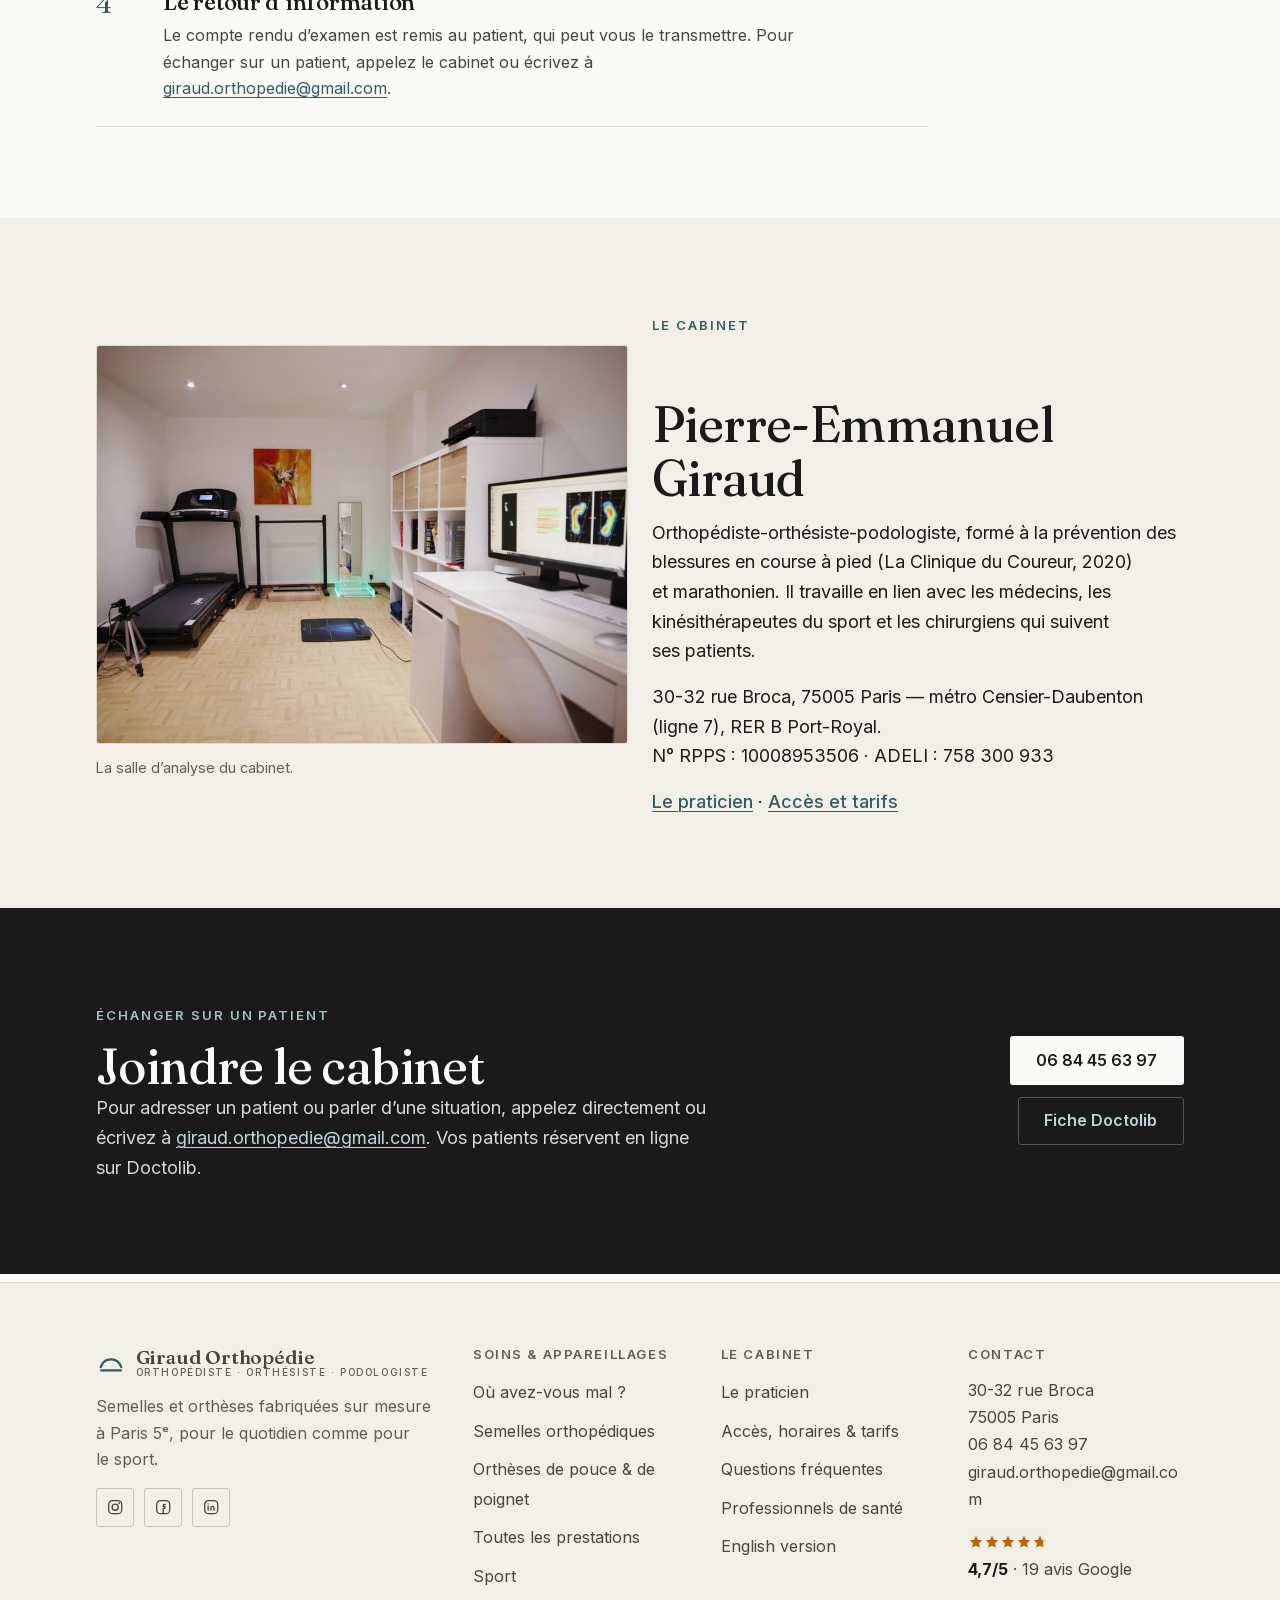
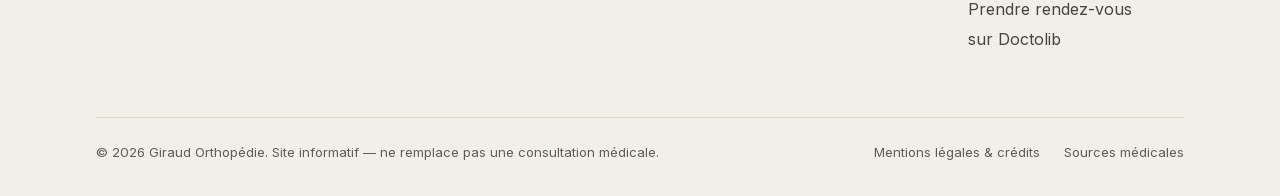
<file: professionnels-de-sante.html>
<!DOCTYPE html>
<html lang="fr">
<head>
<meta charset="utf-8">
<script>document.documentElement.classList.add('js');</script>
<meta name="viewport" content="width=device-width, initial-scale=1">
<title>Médecins, kinésithérapeutes : adresser un patient | Giraud Orthopédie Paris 5ᵉ</title>
<meta name="description" content="Adresser un patient à un orthopédiste-orthésiste-podologiste à Paris 5ᵉ : bilan podologique, orthèses plantaires et orthèses thermoformées sur mesure fabriquées sur place. Indications, prescription, contact direct.">
<meta name="theme-color" content="#FAFAF7">
<link rel="canonical" href="https://www.giraud-orthopedie.fr/professionnels-de-sante.html">
<meta property="og:site_name" content="Giraud Orthopédie">
<meta property="og:url" content="https://www.giraud-orthopedie.fr/professionnels-de-sante.html">
<meta name="twitter:card" content="summary_large_image">
<meta property="og:type" content="website">
<meta property="og:locale" content="fr_FR">
<meta property="og:title" content="Adresser un patient — Giraud Orthopédie">
<meta property="og:description" content="Bilan et appareillage sur mesure fabriqué sur place, à Paris 5ᵉ. Indications, prescription, contact direct.">
<meta property="og:image" content="https://www.giraud-orthopedie.fr/assets/img/og-image.png">
<meta property="og:image:width" content="1200">
<meta property="og:image:height" content="630">
<link rel="icon" href="assets/img/favicon.svg" type="image/svg+xml">
<link rel="apple-touch-icon" href="assets/img/favicon.svg">
<link rel="preload" href="assets/fonts/inter-latin.woff2" as="font" type="font/woff2" crossorigin>
<link rel="preload" href="assets/fonts/fraunces-latin.woff2" as="font" type="font/woff2" crossorigin>
<link rel="stylesheet" href="assets/css/style.css">
<script type="application/ld+json">
{
  "@context": "https://schema.org",
  "@graph": [
    {
      "@type": "BreadcrumbList",
      "itemListElement": [
        {
          "@type": "ListItem",
          "position": 1,
          "name": "Accueil",
          "item": "https://www.giraud-orthopedie.fr/"
        },
        {
          "@type": "ListItem",
          "position": 2,
          "name": "Professionnels de santé",
          "item": "https://www.giraud-orthopedie.fr/professionnels-de-sante.html"
        }
      ]
    },
    {
      "@type": "MedicalWebPage",
      "name": "Adresser un patient au cabinet",
      "url": "https://www.giraud-orthopedie.fr/professionnels-de-sante.html",
      "inLanguage": "fr",
      "audience": {
        "@type": "MedicalAudience",
        "audienceType": "Clinician"
      },
      "about": {
        "@id": "https://www.giraud-orthopedie.fr/#cabinet"
      }
    }
  ]
}
</script>
</head>
<body>
<a class="skip-link" href="#main">Aller au contenu principal</a>

<header class="site-header">
  <div class="container site-header__inner">
    <a class="brand" href="./" aria-label="Giraud Orthopédie — accueil">
      <svg class="brand__mark" viewBox="0 0 32 32" aria-hidden="true" focusable="false">
        <path d="M5 21.5 C 9 10.5, 23 10.5, 27 21.5" fill="none" stroke="currentColor" stroke-width="2.4" stroke-linecap="round"/>
        <line x1="5.5" y1="25" x2="26.5" y2="25" stroke="currentColor" stroke-width="2.4" stroke-linecap="round"/>
      </svg>
      <span class="brand__name">Giraud Orthopédie<small>Orthopédiste · Orthésiste · Podologiste</small></span>
    </a>
    <button class="menu-toggle" type="button" aria-expanded="false" aria-controls="site-nav">
      <span class="menu-toggle__bars" aria-hidden="true"><span></span></span>
      <span>Menu</span>
    </button>
    <nav class="site-nav" id="site-nav" data-collapsible aria-label="Navigation principale">
      <ul class="site-nav__list">
        <li><a class="site-nav__link" href="douleurs.html">Où avez-vous mal&nbsp;?</a></li>
        <li class="site-nav__item has-sub">
          <button class="site-nav__link site-nav__toggle" type="button" aria-expanded="false" aria-controls="sub-soins">Soins &amp; appareillages<svg class="site-nav__chev" viewBox="0 0 24 24" fill="none" stroke="currentColor" stroke-width="2" stroke-linecap="round" stroke-linejoin="round" aria-hidden="true"><path d="m6 9 6 6 6-6"/></svg></button>
          <span class="site-nav__heading">Soins &amp; appareillages</span>
          <ul class="site-nav__sub" id="sub-soins">
          <li><a href="semelles-orthopediques-paris.html">Semelles orthopédiques</a></li>
          <li><a href="orthese-pouce-poignet-sur-mesure.html">Orthèses de pouce &amp; de poignet</a></li>
          <li><a href="prestations.html#hallux">Orthèses de nuit &amp; orthoplasties</a></li>
          <li><a href="prestations.html">Toutes les prestations</a></li>
          </ul>
        </li>
        <li><a class="site-nav__link" href="sport.html">Sport</a></li>
        <li class="site-nav__item has-sub is-current">
          <button class="site-nav__link site-nav__toggle" type="button" aria-expanded="false" aria-controls="sub-cabinet">Le cabinet<svg class="site-nav__chev" viewBox="0 0 24 24" fill="none" stroke="currentColor" stroke-width="2" stroke-linecap="round" stroke-linejoin="round" aria-hidden="true"><path d="m6 9 6 6 6-6"/></svg></button>
          <span class="site-nav__heading">Le cabinet</span>
          <ul class="site-nav__sub" id="sub-cabinet">
          <li><a href="praticien.html">Le praticien</a></li>
          <li><a href="infos-pratiques.html">Accès, horaires &amp; tarifs</a></li>
          <li><a href="faq.html">Questions fréquentes</a></li>
          <li><a href="professionnels-de-sante.html" aria-current="page">Professionnels de santé</a></li>
          </ul>
        </li>
        <li><a class="site-nav__link site-nav__lang" href="custom-orthotics-paris.html" hreflang="en" lang="en" title="English version">EN<span class="site-nav__lang-long"> — English version</span></a></li>
        <li><a class="btn btn--primary" href="https://www.doctolib.fr/orthopediste-orthesiste/paris/pierre-emmanuel-giraud" target="_blank" rel="noopener">Prendre rendez-vous</a></li>
      </ul>
    </nav>
  </div>
</header>

<main id="main">

  <!-- HÉROS -->
  <section class="hero">
    <div class="container">
      <nav class="breadcrumb" aria-label="Fil d’Ariane" style="padding-top:0;margin-bottom:var(--sp-6)">
        <ol>
          <li><a href="./">Accueil</a></li>
          <li aria-current="page">Professionnels de santé</li>
        </ol>
      </nav>
      <div class="hero__grid">
        <div>
          <span class="eyebrow">Médecins · Kinésithérapeutes · Professionnels de santé</span>
          <h1 class="hero__title">Adresser un patient au cabinet</h1>
          <p class="lead hero__lead">Orthopédiste-orthésiste-podologiste à Paris 5ᵉ, Pierre-Emmanuel Giraud réalise le bilan et fabrique sur place, dans l’atelier du cabinet, les semelles orthopédiques et les orthèses que vous prescrivez ou recommandez à vos patients.</p>
          <div class="btn-row hero__cta">
            <a class="btn btn--primary btn--lg" href="tel:+33684456397">Appeler le cabinet · 06&nbsp;84&nbsp;45&nbsp;63&nbsp;97</a>
            <a class="btn btn--ghost btn--lg" href="#adresser">Comment adresser un patient</a>
          </div>
        </div>
        <figure class="figure figure--tall figure--real">
          <img src="assets/img/pierre-emmanuel-giraud-orthopediste-atelier-900.jpg" srcset="assets/img/pierre-emmanuel-giraud-orthopediste-atelier-900.jpg 900w, assets/img/pierre-emmanuel-giraud-orthopediste-atelier-1600.jpg 1600w" sizes="(min-width: 58em) 34rem, 100vw" width="900" height="600" style="object-position:70% 50%" alt="Pierre-Emmanuel Giraud façonnant une semelle orthopédique dans l’atelier de son cabinet, Paris 5ᵉ." fetchpriority="high" decoding="async">
        </figure>
      </div>
    </div>
  </section>

  <!-- CHIFFRES CLÉS -->
  <section class="section--tight section--alt" aria-label="L’essentiel">
    <div class="container" style="padding-block:clamp(2rem,1.5rem+2vw,3rem)">
      <ul class="facts facts--4">
        <li><strong>Fabrication sur place</strong><span>Semelles et orthèses façonnées dans l’atelier du cabinet.</span></li>
        <li><strong>Délais courts</strong><span>Adaptés quand la situation du patient le demande.</span></li>
        <li><strong>Compte rendu</strong><span>Le compte rendu d’examen est remis au patient.</span></li>
        <li><strong>Semelles garanties 6&nbsp;mois</strong><span>Retouchées ou refaites si besoin.</span></li>
      </ul>
    </div>
  </section>

  <!-- CE QUI EST PRIS EN CHARGE -->
  <section class="section" aria-labelledby="offre-title">
    <div class="container">
      <div class="section-head">
        <span class="eyebrow">Ce que le cabinet réalise</span>
        <h2 id="offre-title">Bilan et appareillage sur mesure</h2>
      </div>
      <div class="grid grid--3">
        <div class="card">
          <span class="card__kicker">Bilan</span>
          <h3>Bilan podologique</h3>
          <p>Entretien, examen clinique, analyse statique sur plateforme de pression et analyse dynamique de la marche et de la course sur tapis. Examen du chaussage.</p>
        </div>
        <div class="card">
          <span class="card__kicker">Membre inférieur</span>
          <h3>Pied</h3>
          <p>Orthèses plantaires (semelles orthopédiques) sur mesure, orthèses de nuit pour hallux valgus, orthoplasties en silicone.</p>
        </div>
        <div class="card">
          <span class="card__kicker">Membre supérieur</span>
          <h3>Main, poignet &amp; doigts</h3>
          <p>Orthèses thermoformées sur mesure, statiques ou dynamiques&nbsp;: pouce, poignet, poignet-pouce, doigts. <a href="orthese-pouce-poignet-sur-mesure.html">En détail</a></p>
        </div>
      </div>
    </div>
  </section>

  <!-- INDICATIONS -->
  <section class="section section--alt" aria-labelledby="indications-title">
    <div class="container">
      <div class="section-head">
        <span class="eyebrow">Indications fréquentes</span>
        <h2 id="indications-title">Pour quels patients&nbsp;?</h2>
      </div>
      <div class="grid grid--2">
        <aside class="note">
          <h3>Pied &amp; membre inférieur</h3>
          <ul>
            <li>Aponévrosite plantaire, talalgies</li>
            <li>Métatarsalgies, névrome de Morton</li>
            <li>Pied plat, pied creux, troubles de la statique, chez l’adulte et l’enfant</li>
            <li>Hallux valgus, orteils en griffe, conflits dans la chaussure</li>
            <li>Tendinopathies et pathologies de surmenage du sportif</li>
            <li>Instabilité de cheville, entorses à répétition, en complément de la rééducation</li>
          </ul>
        </aside>
        <aside class="note">
          <h3>Main &amp; poignet</h3>
          <ul>
            <li>Rhizarthrose</li>
            <li>Suites d’entorse ou de fracture du poignet et des doigts</li>
            <li>Tendinopathies du poignet, ténosynovite de De&nbsp;Quervain</li>
            <li>Syndrome du canal carpien (orthèse de repos)</li>
            <li>Immobilisation ou protection post-opératoire</li>
          </ul>
        </aside>
      </div>
      <p class="mt-6"><a class="arrow-link" href="sport.html">Le patient sportif&nbsp;: course, sports de raquette, sports collectifs, ski <svg class="ico" viewBox="0 0 24 24" fill="none" stroke="currentColor" stroke-width="1.9" stroke-linecap="round" stroke-linejoin="round" aria-hidden="true"><path d="M5 12h14M13 6l6 6-6 6"/></svg></a></p>
    </div>
  </section>

  <!-- COMMENT ADRESSER -->
  <section id="adresser" class="section" aria-labelledby="adresser-title">
    <div class="container">
      <div class="section-head">
        <span class="eyebrow">En pratique</span>
        <h2 id="adresser-title">Comment adresser un patient</h2>
      </div>
      <div class="steps measure-wide">
        <div class="step"><span class="step__n" aria-hidden="true">1</span><div><h3>La prescription</h3><p>Pour une prise en charge par l’Assurance Maladie, le patient doit disposer d’une <strong>prescription médicale</strong>. Il est utile d’y préciser le dispositif («&nbsp;orthèses plantaires sur mesure&nbsp;», «&nbsp;orthèse thermoformée sur mesure de poignet-pouce&nbsp;»…), le côté et l’indication. Kinésithérapeutes et autres professionnels peuvent orienter un patient directement&nbsp;: il consulte alors sans ordonnance, ou avec celle de son médecin.</p></div></div>
        <div class="step"><span class="step__n" aria-hidden="true">2</span><div><h3>Le rendez-vous</h3><p>Le patient réserve sur <a href="https://www.doctolib.fr/orthopediste-orthesiste/paris/pierre-emmanuel-giraud" target="_blank" rel="noopener">Doctolib</a> ou par téléphone, en indiquant qui l’adresse. Pour une situation qui ne peut pas attendre, appelez directement le cabinet.</p></div></div>
        <div class="step"><span class="step__n" aria-hidden="true">3</span><div><h3>Le bilan &amp; la fabrication</h3><p>Bilan, prise de mesures, puis fabrication à l’atelier et essayage sur place, avec retouches si nécessaire.</p></div></div>
        <div class="step"><span class="step__n" aria-hidden="true">4</span><div><h3>Le retour d’information</h3><p>Le compte rendu d’examen est remis au patient, qui peut vous le transmettre. Pour échanger sur un patient, appelez le cabinet ou écrivez à <a href="mailto:giraud.orthopedie@gmail.com">giraud.orthopedie@gmail.com</a>.</p></div></div>
      </div>
    </div>
  </section>

  <!-- LE CABINET -->
  <section class="section section--alt" aria-labelledby="cabinet-title">
    <div class="container">
      <div class="grid grid--2" style="gap:clamp(2rem,1rem+4vw,4.5rem);align-items:center">
        <figure class="figure-wrap">
          <div class="figure figure--real" style="aspect-ratio:4/3">
            <img src="assets/img/analyse-foulee-tapis-plateforme-paris-5-900.jpg" srcset="assets/img/analyse-foulee-tapis-plateforme-paris-5-900.jpg 900w, assets/img/analyse-foulee-tapis-plateforme-paris-5-1600.jpg 1600w" sizes="(min-width: 40em) 45vw, 100vw" width="900" height="600" alt="Salle d’analyse du cabinet : tapis de course, plateforme de pression et logiciel d’analyse des appuis." loading="lazy" decoding="async">
          </div>
          <figcaption>La salle d’analyse du cabinet.</figcaption>
        </figure>
        <div class="prose">
          <span class="eyebrow">Le cabinet</span>
          <h2 id="cabinet-title">Pierre-Emmanuel Giraud</h2>
          <p>Orthopédiste-orthésiste-podologiste, formé à la prévention des blessures en course à pied (La Clinique du Coureur, 2020) et marathonien. Il travaille en lien avec les médecins, les kinésithérapeutes du sport et les chirurgiens qui suivent ses patients.</p>
          <p>30-32 rue Broca, 75005 Paris — métro Censier-Daubenton (ligne&nbsp;7), RER&nbsp;B Port-Royal.<br>N°&nbsp;RPPS&nbsp;: 10008953506 · ADELI&nbsp;: 758&nbsp;300&nbsp;933</p>
          <p><a href="praticien.html">Le praticien</a> · <a href="infos-pratiques.html">Accès et tarifs</a></p>
        </div>
      </div>
    </div>
  </section>

  <!-- CTA -->
  <section class="section cta-band section--ink" aria-labelledby="rdv-title">
    <div class="container">
      <div class="cta-band__grid">
        <div>
          <span class="eyebrow">Échanger sur un patient</span>
          <h2 id="rdv-title">Joindre le cabinet</h2>
          <p class="flow">Pour adresser un patient ou parler d’une situation, appelez directement ou écrivez à <a href="mailto:giraud.orthopedie@gmail.com">giraud.orthopedie@gmail.com</a>. Vos patients réservent en ligne sur Doctolib.</p>
        </div>
        <div class="cta-band__actions">
          <a class="btn btn--on-ink btn--lg" href="tel:+33684456397">06&nbsp;84&nbsp;45&nbsp;63&nbsp;97</a>
          <a class="btn btn--ghost btn--lg" href="https://www.doctolib.fr/orthopediste-orthesiste/paris/pierre-emmanuel-giraud" target="_blank" rel="noopener" style="color:#B9D6D8;border-color:rgba(255,255,255,.25)">Fiche Doctolib</a>
        </div>
      </div>
    </div>
  </section>

</main>

<footer class="site-footer">
  <div class="container">
    <div class="site-footer__grid">
      <div class="footer-col footer-brand">
        <a class="brand" href="./" aria-label="Giraud Orthopédie — accueil">
          <svg class="brand__mark" viewBox="0 0 32 32" aria-hidden="true" focusable="false">
            <path d="M5 21.5 C 9 10.5, 23 10.5, 27 21.5" fill="none" stroke="currentColor" stroke-width="2.4" stroke-linecap="round"/>
            <line x1="5.5" y1="25" x2="26.5" y2="25" stroke="currentColor" stroke-width="2.4" stroke-linecap="round"/>
          </svg>
          <span class="brand__name">Giraud Orthopédie<small>Orthopédiste · Orthésiste · Podologiste</small></span>
        </a>
        <p>Semelles et orthèses fabriquées sur mesure à Paris 5ᵉ, pour le quotidien comme pour le sport.</p>
        <div class="footer-social">
          <a href="https://www.instagram.com/giraud_orthopedie_paris/" target="_blank" rel="noopener" aria-label="Instagram (nouvelle fenêtre)">
            <svg class="ico" viewBox="0 0 24 24" fill="none" stroke="currentColor" stroke-width="1.7" aria-hidden="true"><rect x="3.5" y="3.5" width="17" height="17" rx="5"/><circle cx="12" cy="12" r="4"/><circle cx="17.2" cy="6.8" r="1.1" fill="currentColor" stroke="none"/></svg>
          </a>
          <a href="https://www.facebook.com/p/Giraud-Orthop%C3%A9die-100063667833870/" target="_blank" rel="noopener" aria-label="Facebook (nouvelle fenêtre)">
            <svg class="ico" viewBox="0 0 24 24" fill="none" stroke="currentColor" stroke-width="1.7" stroke-linecap="round" stroke-linejoin="round" aria-hidden="true"><rect x="3.5" y="3.5" width="17" height="17" rx="5"/><path d="M14.6 8.2h-1.1c-.85 0-1.4.55-1.4 1.45V11h2.3l-.4 2.4h-1.9V20"/></svg>
          </a>
          <a href="https://www.linkedin.com/in/pierre-emmanuel-giraud-6b8389175/" target="_blank" rel="noopener" aria-label="LinkedIn (nouvelle fenêtre)">
            <svg class="ico" viewBox="0 0 24 24" fill="none" stroke="currentColor" stroke-width="1.7" stroke-linecap="round" stroke-linejoin="round" aria-hidden="true"><rect x="3.5" y="3.5" width="17" height="17" rx="5"/><path d="M8 10.5V16M8 7.7v.01M11.6 16v-3.1a2 2 0 0 1 4 0V16"/></svg>
          </a>
        </div>
      </div>
      <div class="footer-col">
        <h2>Soins &amp; appareillages</h2>
        <ul>
          <li><a href="douleurs.html">Où avez-vous mal&nbsp;?</a></li>
          <li><a href="semelles-orthopediques-paris.html">Semelles orthopédiques</a></li>
          <li><a href="orthese-pouce-poignet-sur-mesure.html">Orthèses de pouce &amp; de poignet</a></li>
          <li><a href="prestations.html">Toutes les prestations</a></li>
          <li><a href="sport.html">Sport</a></li>
        </ul>
      </div>
      <div class="footer-col">
        <h2>Le cabinet</h2>
        <ul>
          <li><a href="praticien.html">Le praticien</a></li>
          <li><a href="infos-pratiques.html">Accès, horaires &amp; tarifs</a></li>
          <li><a href="faq.html">Questions fréquentes</a></li>
          <li><a href="professionnels-de-sante.html" aria-current="page">Professionnels de santé</a></li>
          <li><a href="custom-orthotics-paris.html" hreflang="en" lang="en">English version</a></li>
        </ul>
      </div>
      <div class="footer-col">
        <h2>Contact</h2>
        <address>
          30-32 rue Broca<br>
          75005 Paris<br>
          <a href="tel:+33684456397">06&nbsp;84&nbsp;45&nbsp;63&nbsp;97</a><br>
          <a href="mailto:giraud.orthopedie@gmail.com">giraud.orthopedie@gmail.com</a>
        </address>
        <p style="margin-top:var(--sp-4)"><a class="rating rating--footer" href="https://www.google.com/maps?cid=18077941117600670560" target="_blank" rel="noopener"><span class="stars" style="--rating:4.7" aria-hidden="true"></span><span><span class="rating__score">4,7/5</span> · 19 avis Google<span class="sr-only"> (nouvelle fenêtre)</span></span></a></p>
        <p style="margin-top:var(--sp-3)"><a href="https://www.doctolib.fr/orthopediste-orthesiste/paris/pierre-emmanuel-giraud" target="_blank" rel="noopener">Prendre rendez-vous sur Doctolib</a></p>
      </div>
    </div>
    <div class="footer-bottom">
      <p>© 2026 Giraud Orthopédie. Site informatif — ne remplace pas une consultation médicale.</p>
      <nav aria-label="Liens secondaires">
        <a href="mentions-legales.html">Mentions légales &amp; crédits</a>
        <a href="sport.html#sources">Sources médicales</a>
      </nav>
    </div>
  </div>
</footer>

<div class="mobile-cta" role="region" aria-label="Prise de rendez-vous rapide">
  <a class="btn btn--primary" href="https://www.doctolib.fr/orthopediste-orthesiste/paris/pierre-emmanuel-giraud" target="_blank" rel="noopener">Prendre rendez-vous</a>
  <a class="btn btn--ghost" href="tel:+33684456397" aria-label="Appeler le cabinet au 06 84 45 63 97">Appeler</a>
</div>

<script src="assets/js/main.js"></script>
</body>
</html>
</file>
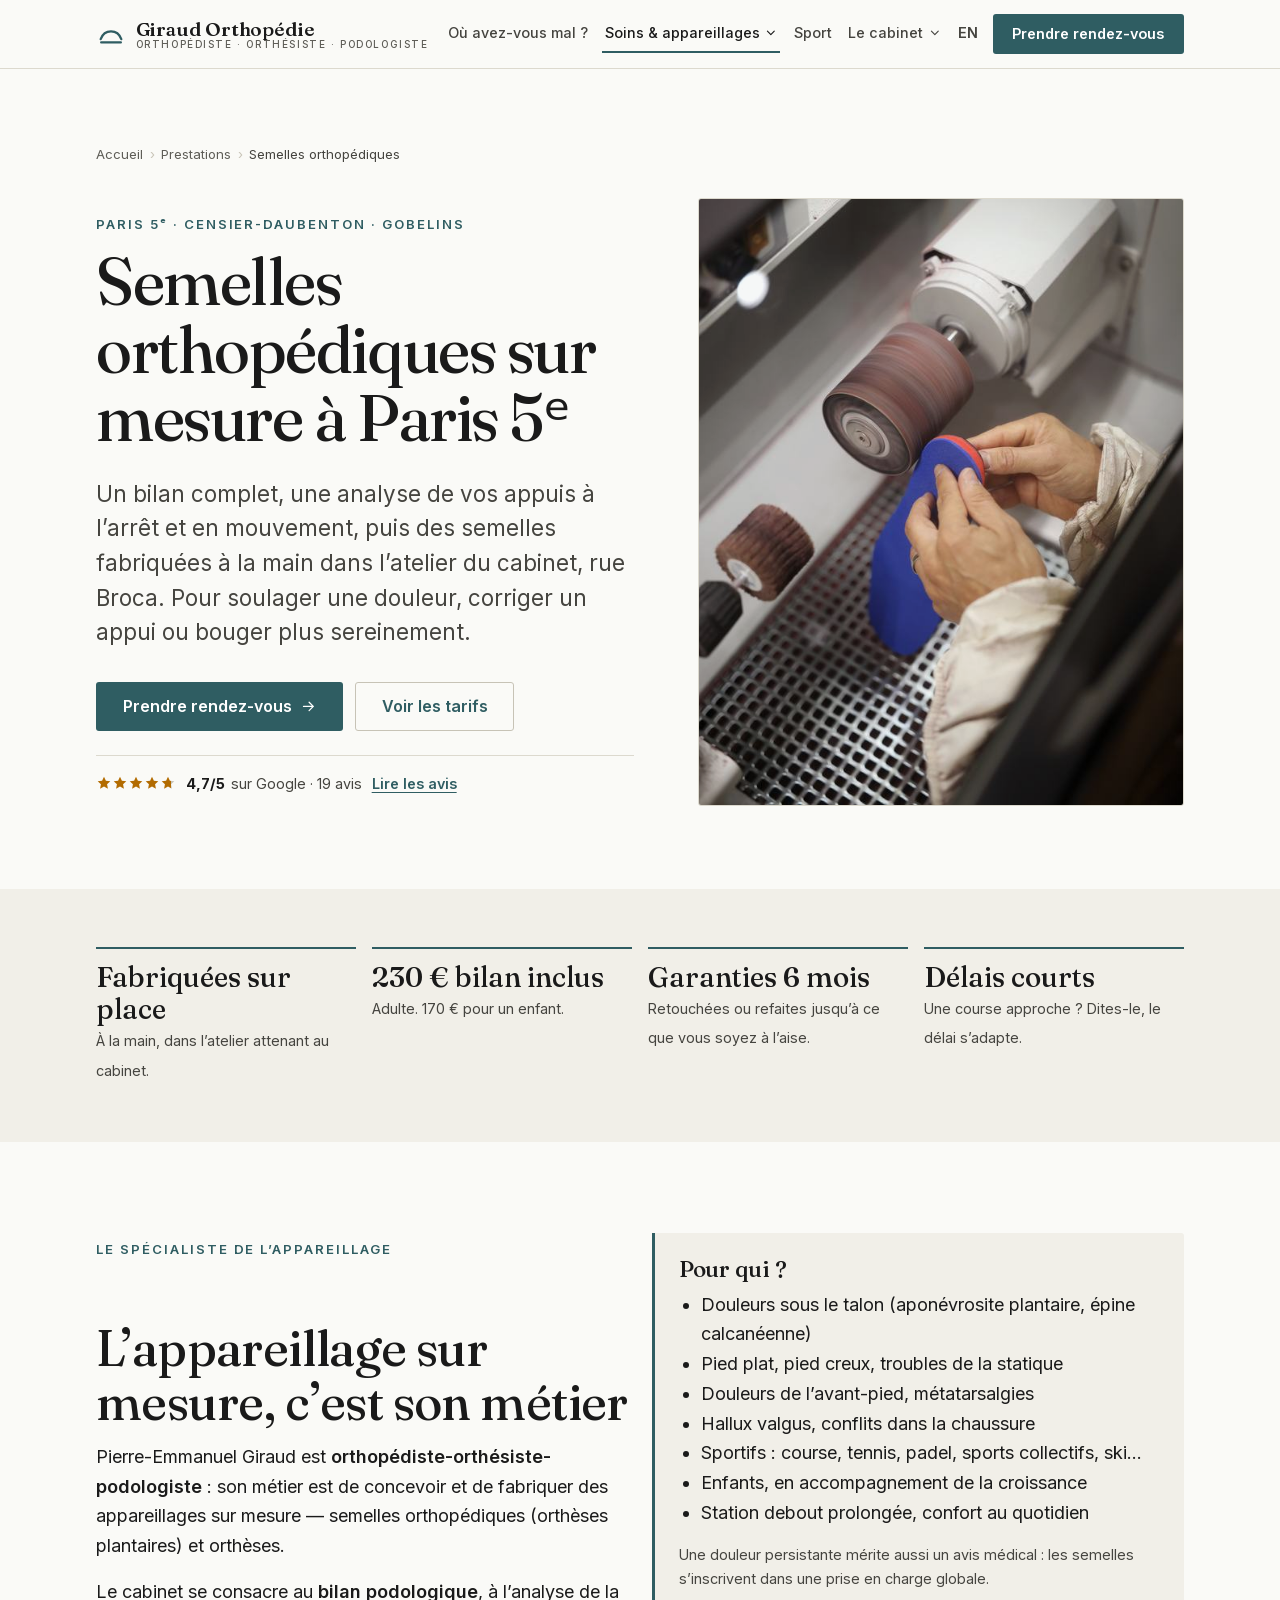
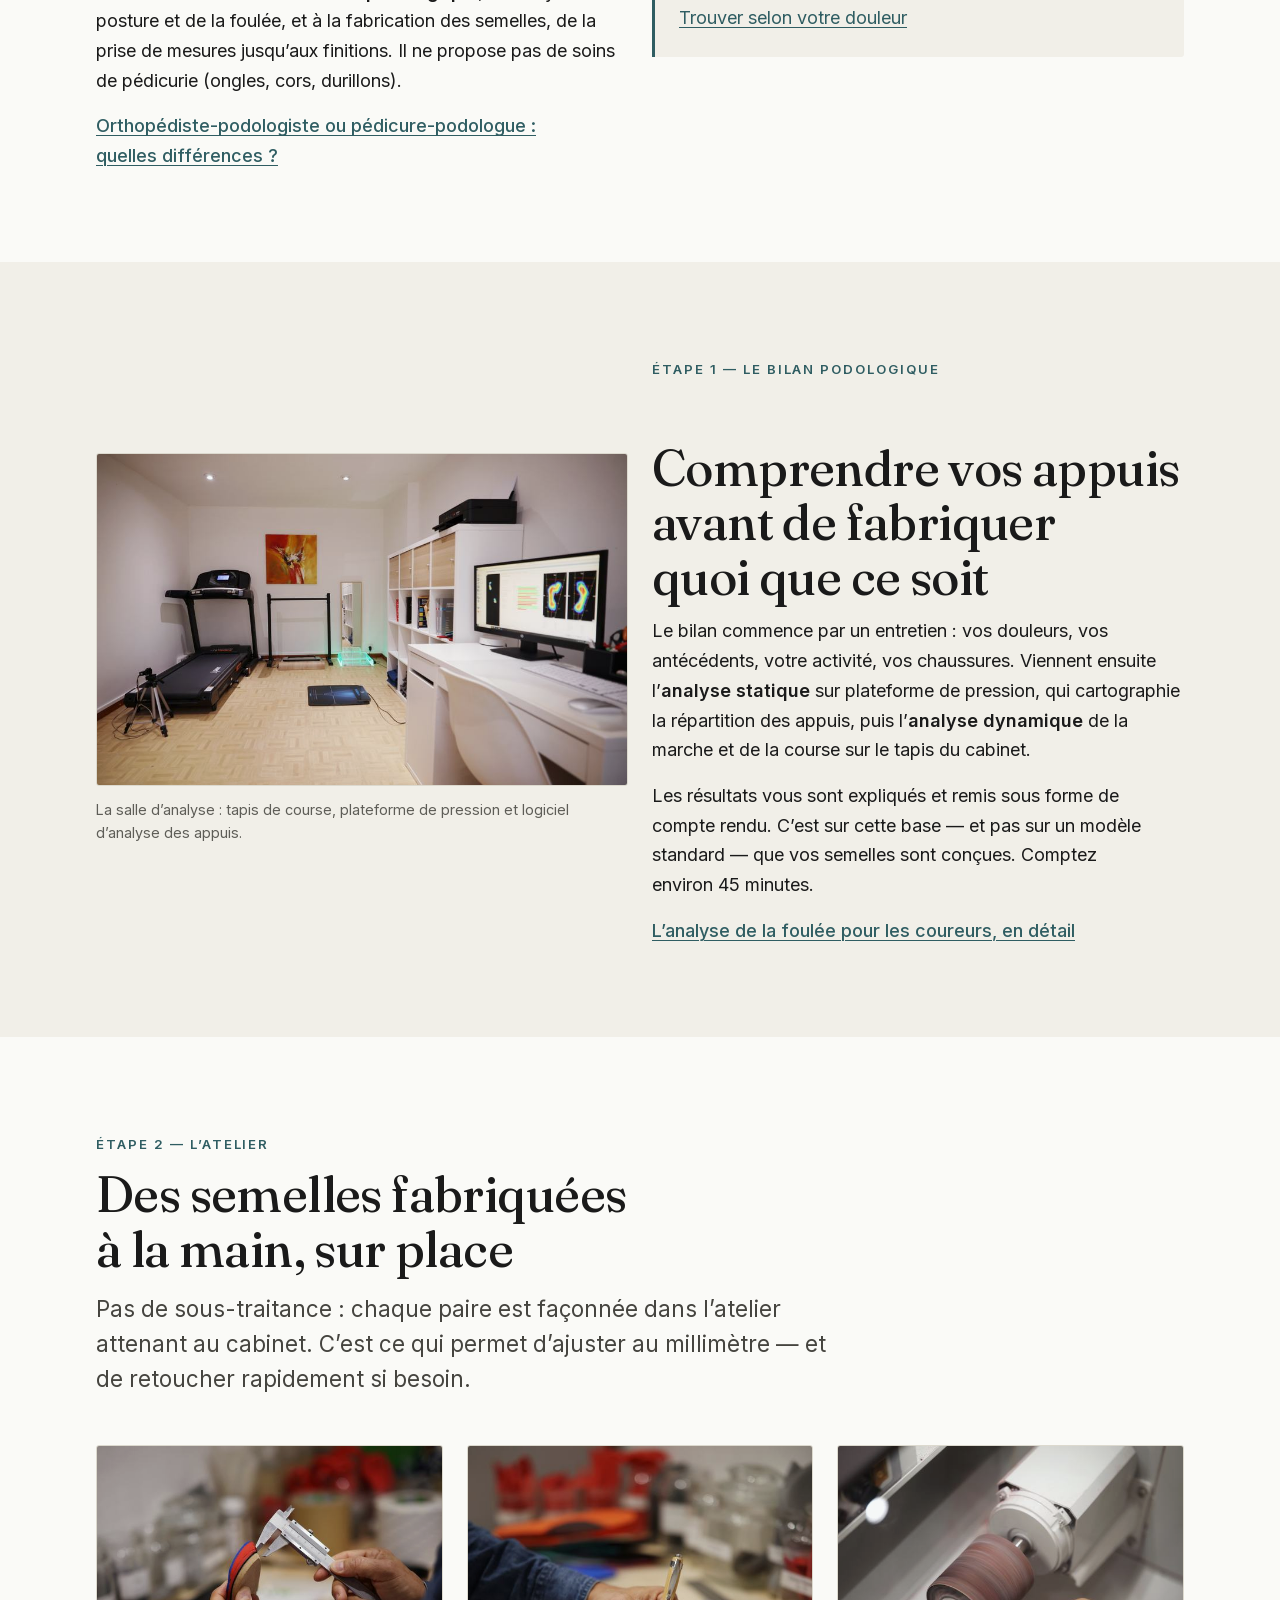
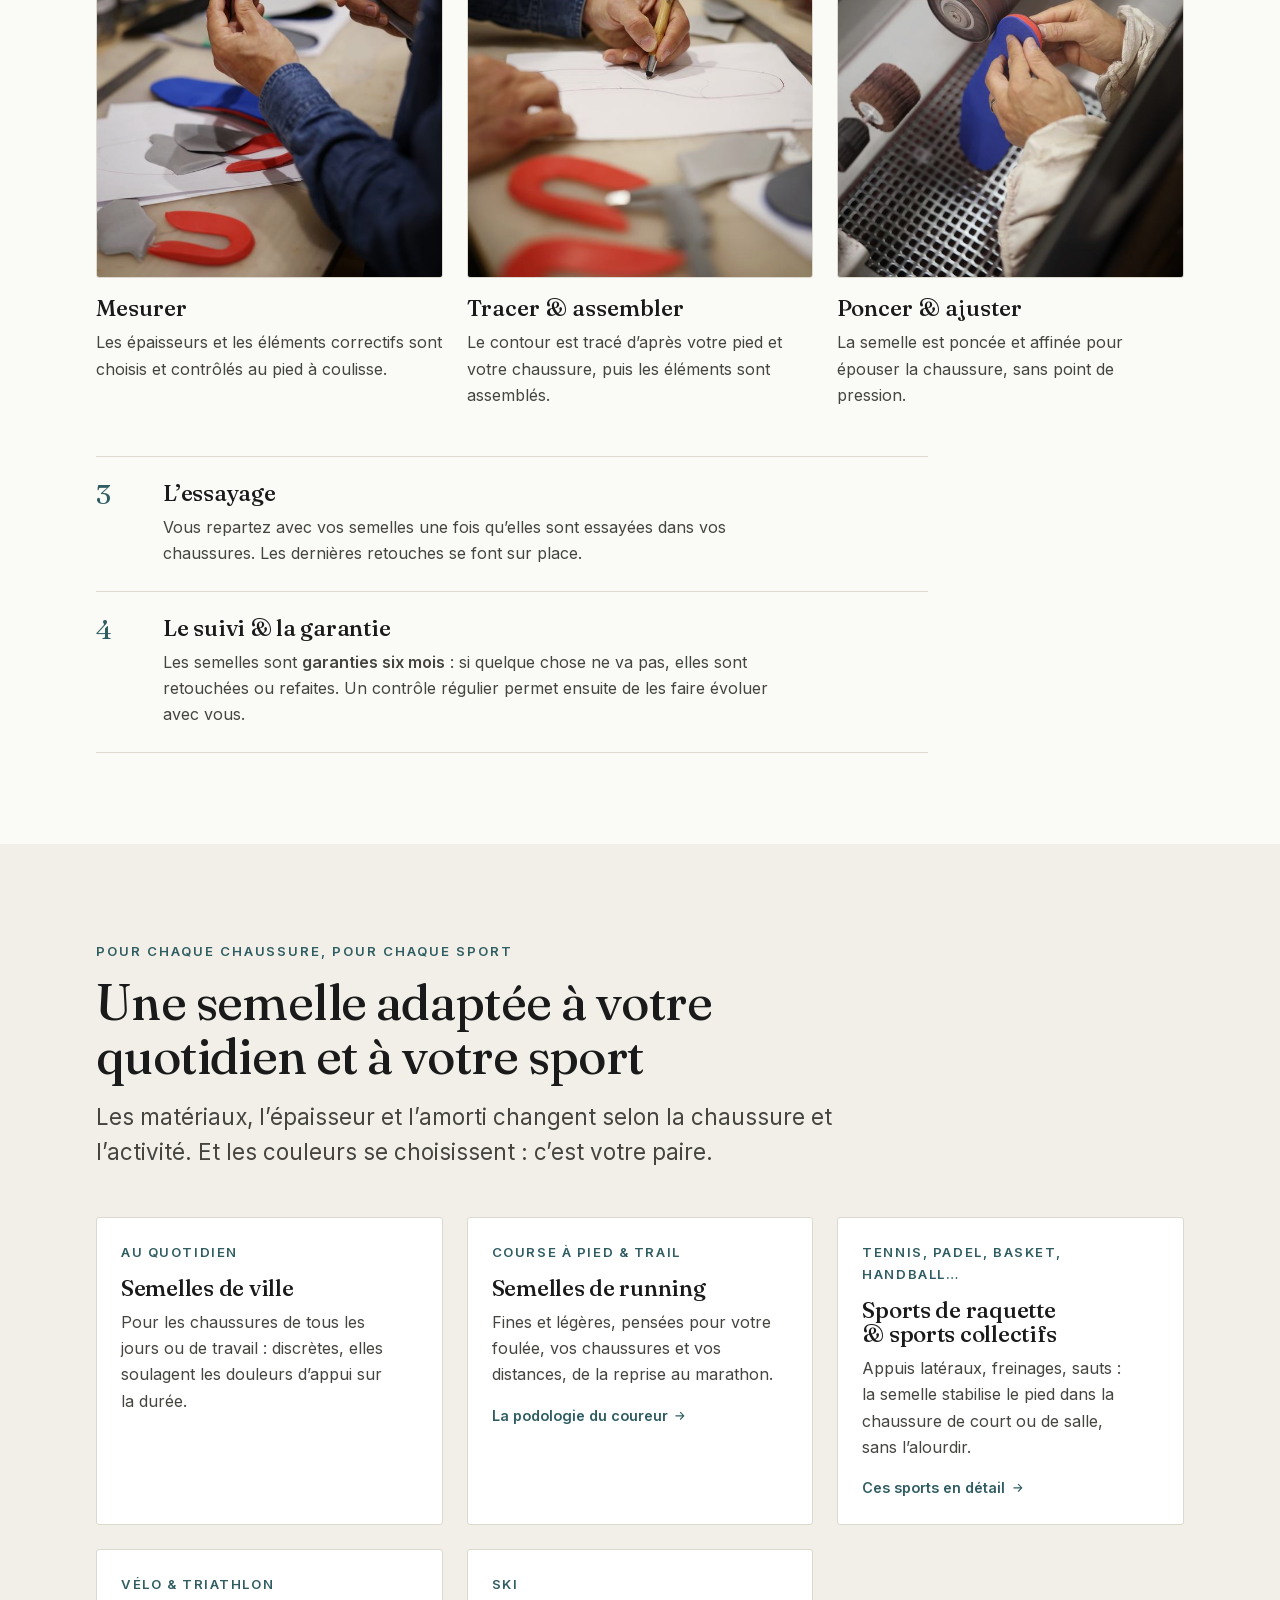
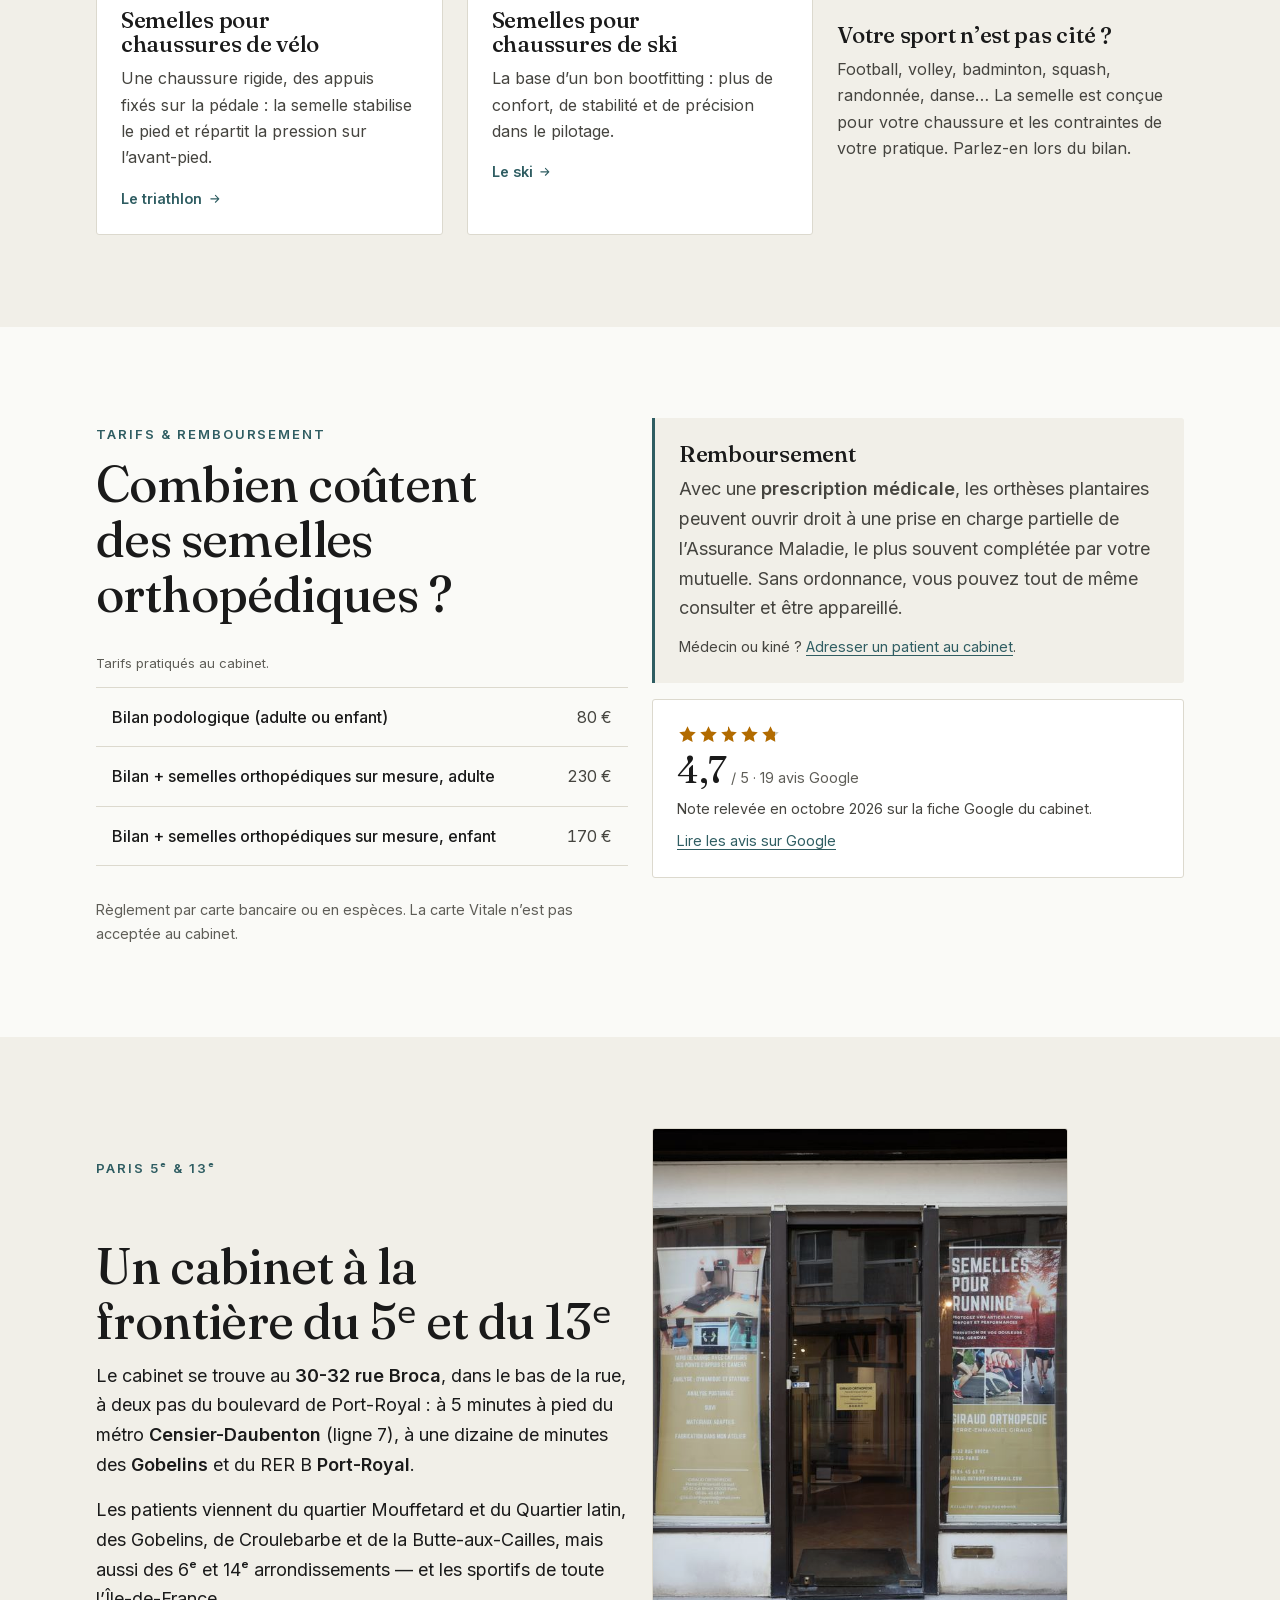
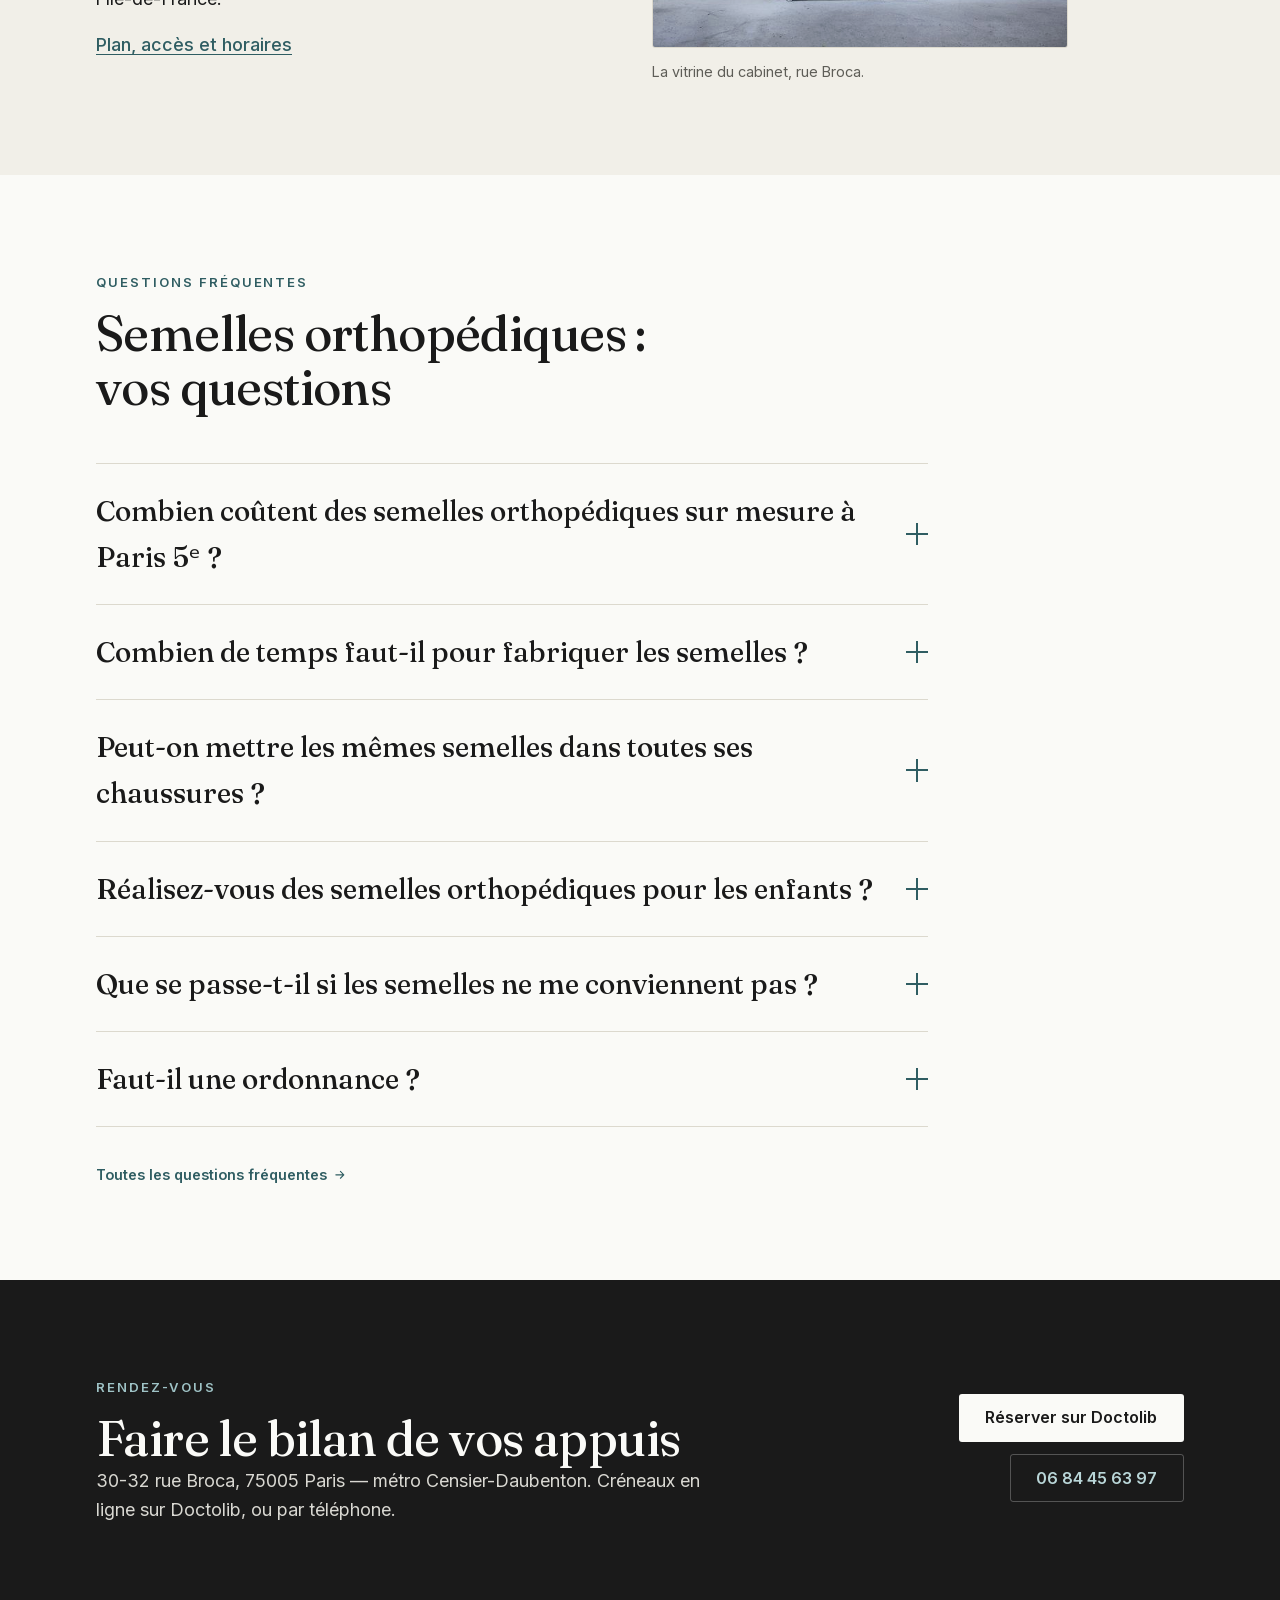
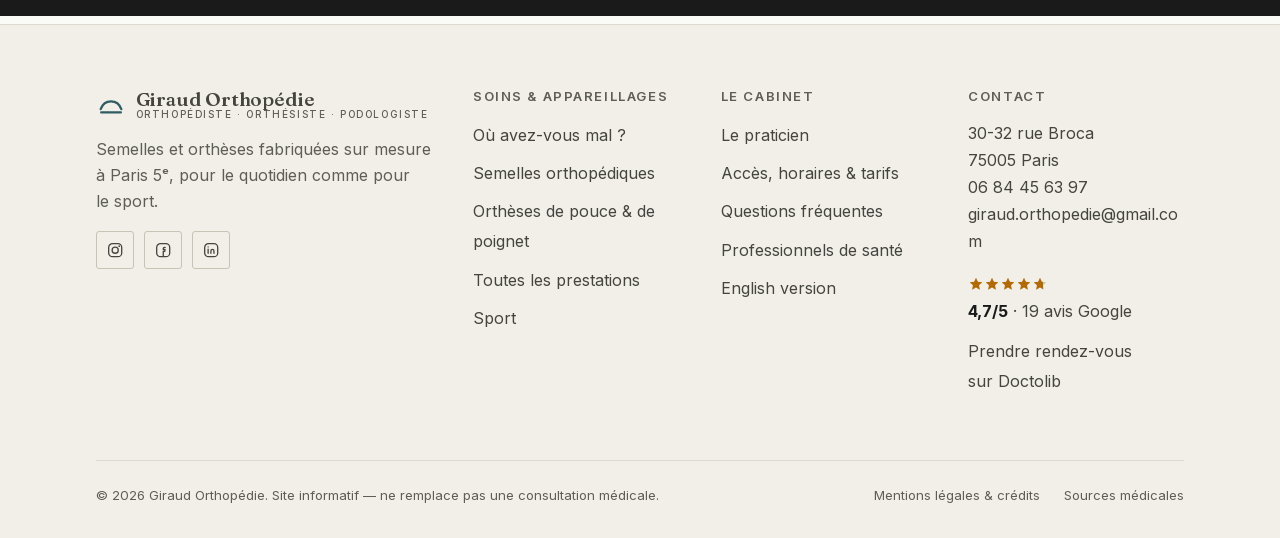
<file: semelles-orthopediques-paris.html>
<!DOCTYPE html>
<html lang="fr">
<head>
<meta charset="utf-8">
<script>document.documentElement.classList.add('js');</script>
<meta name="viewport" content="width=device-width, initial-scale=1">
<title>Semelles orthopédiques sur mesure à Paris 5ᵉ — fabriquées au cabinet | Giraud Orthopédie</title>
<meta name="description" content="Semelles orthopédiques sur mesure à Paris 5ᵉ (Censier-Daubenton, Gobelins) : bilan podologique, analyse de la foulée et fabrication à la main dans l’atelier du cabinet. 230 € bilan inclus. Note Google 4,7/5.">
<meta name="theme-color" content="#FAFAF7">
<link rel="canonical" href="https://www.giraud-orthopedie.fr/semelles-orthopediques-paris.html">
<meta property="og:site_name" content="Giraud Orthopédie">
<meta property="og:url" content="https://www.giraud-orthopedie.fr/semelles-orthopediques-paris.html">
<meta name="twitter:card" content="summary_large_image">
<meta property="og:type" content="website">
<meta property="og:locale" content="fr_FR">
<meta property="og:title" content="Semelles orthopédiques sur mesure à Paris 5ᵉ — Giraud Orthopédie">
<meta property="og:description" content="Bilan, analyse de la foulée et semelles fabriquées à la main dans l’atelier du cabinet, rue Broca.">
<meta property="og:image" content="https://www.giraud-orthopedie.fr/assets/img/og-image.png">
<meta property="og:image:width" content="1200">
<meta property="og:image:height" content="630">
<link rel="icon" href="assets/img/favicon.svg" type="image/svg+xml">
<link rel="apple-touch-icon" href="assets/img/favicon.svg">
<link rel="preload" href="assets/fonts/inter-latin.woff2" as="font" type="font/woff2" crossorigin>
<link rel="preload" href="assets/fonts/fraunces-latin.woff2" as="font" type="font/woff2" crossorigin>
<link rel="stylesheet" href="assets/css/style.css">
<script type="application/ld+json">
{
  "@context": "https://schema.org",
  "@graph": [
    {
      "@type": "BreadcrumbList",
      "itemListElement": [
        {"@type": "ListItem", "position": 1, "name": "Accueil", "item": "https://www.giraud-orthopedie.fr/"},
        {"@type": "ListItem", "position": 2, "name": "Prestations", "item": "https://www.giraud-orthopedie.fr/prestations.html"},
        {"@type": "ListItem", "position": 3, "name": "Semelles orthopédiques sur mesure à Paris 5ᵉ", "item": "https://www.giraud-orthopedie.fr/semelles-orthopediques-paris.html"}
      ]
    },
    {
      "@type": "Service",
      "name": "Semelles orthopédiques sur mesure (orthèses plantaires)",
      "serviceType": "Semelles orthopédiques sur mesure",
      "areaServed": [{"@type": "City", "name": "Paris"}],
      "provider": {"@id": "https://www.giraud-orthopedie.fr/#cabinet"},
      "offers": [
        {"@type": "Offer", "name": "Bilan podologique", "price": "80", "priceCurrency": "EUR"},
        {"@type": "Offer", "name": "Bilan podologique + semelles orthopédiques sur mesure (adulte)", "price": "230", "priceCurrency": "EUR"},
        {"@type": "Offer", "name": "Bilan podologique + semelles orthopédiques sur mesure (enfant)", "price": "170", "priceCurrency": "EUR"}
      ]
    },
    {
      "@type": "FAQPage",
      "mainEntity": [
        {"@type":"Question","name":"Combien coûtent des semelles orthopédiques sur mesure à Paris 5ᵉ ?","acceptedAnswer":{"@type":"Answer","text":"Au cabinet de la rue Broca : 230 € pour un adulte et 170 € pour un enfant, bilan podologique inclus. Le bilan seul coûte 80 €."}},
        {"@type":"Question","name":"Combien de temps faut-il pour fabriquer les semelles ?","acceptedAnswer":{"@type":"Answer","text":"Les semelles sont fabriquées sur place, dans l’atelier du cabinet, ce qui permet des délais courts. Si une course ou un départ approche, signalez-le : le délai est adapté autant que possible."}},
        {"@type":"Question","name":"Peut-on mettre les mêmes semelles dans toutes ses chaussures ?","acceptedAnswer":{"@type":"Answer","text":"Une semelle est conçue pour un type de chaussure. Une paire peut souvent passer d’une chaussure à une autre de forme proche ; pour des usages très différents (ville, running, vélo, ski), une paire dédiée est plus efficace. Le point est fait lors du bilan."}},
        {"@type":"Question","name":"Réalisez-vous des semelles orthopédiques pour les enfants ?","acceptedAnswer":{"@type":"Answer","text":"Oui. Le bilan et les semelles sont adaptés à la croissance de l’enfant. Tarif : 170 €, bilan inclus."}},
        {"@type":"Question","name":"Que se passe-t-il si les semelles ne me conviennent pas ?","acceptedAnswer":{"@type":"Answer","text":"Les semelles sont garanties six mois : pendant cette période, elles sont retouchées ou refaites jusqu’à ce que vous soyez à l’aise."}},
        {"@type":"Question","name":"Faut-il une ordonnance ?","acceptedAnswer":{"@type":"Answer","text":"Non pour consulter et être appareillé. Une prescription médicale est en revanche nécessaire pour demander un remboursement partiel par l’Assurance Maladie et votre mutuelle."}}
      ]
    }
  ]
}
</script>
</head>
<body>
<a class="skip-link" href="#main">Aller au contenu principal</a>

<header class="site-header">
  <div class="container site-header__inner">
    <a class="brand" href="./" aria-label="Giraud Orthopédie — accueil">
      <svg class="brand__mark" viewBox="0 0 32 32" aria-hidden="true" focusable="false">
        <path d="M5 21.5 C 9 10.5, 23 10.5, 27 21.5" fill="none" stroke="currentColor" stroke-width="2.4" stroke-linecap="round"/>
        <line x1="5.5" y1="25" x2="26.5" y2="25" stroke="currentColor" stroke-width="2.4" stroke-linecap="round"/>
      </svg>
      <span class="brand__name">Giraud Orthopédie<small>Orthopédiste · Orthésiste · Podologiste</small></span>
    </a>
    <button class="menu-toggle" type="button" aria-expanded="false" aria-controls="site-nav">
      <span class="menu-toggle__bars" aria-hidden="true"><span></span></span>
      <span>Menu</span>
    </button>
    <nav class="site-nav" id="site-nav" data-collapsible aria-label="Navigation principale">
      <ul class="site-nav__list">
        <li><a class="site-nav__link" href="douleurs.html">Où avez-vous mal&nbsp;?</a></li>
        <li class="site-nav__item has-sub is-current">
          <button class="site-nav__link site-nav__toggle" type="button" aria-expanded="false" aria-controls="sub-soins">Soins &amp; appareillages<svg class="site-nav__chev" viewBox="0 0 24 24" fill="none" stroke="currentColor" stroke-width="2" stroke-linecap="round" stroke-linejoin="round" aria-hidden="true"><path d="m6 9 6 6 6-6"/></svg></button>
          <span class="site-nav__heading">Soins &amp; appareillages</span>
          <ul class="site-nav__sub" id="sub-soins">
          <li><a href="semelles-orthopediques-paris.html" aria-current="page">Semelles orthopédiques</a></li>
          <li><a href="orthese-pouce-poignet-sur-mesure.html">Orthèses de pouce &amp; de poignet</a></li>
          <li><a href="prestations.html#hallux">Orthèses de nuit &amp; orthoplasties</a></li>
          <li><a href="prestations.html">Toutes les prestations</a></li>
          </ul>
        </li>
        <li><a class="site-nav__link" href="sport.html">Sport</a></li>
        <li class="site-nav__item has-sub">
          <button class="site-nav__link site-nav__toggle" type="button" aria-expanded="false" aria-controls="sub-cabinet">Le cabinet<svg class="site-nav__chev" viewBox="0 0 24 24" fill="none" stroke="currentColor" stroke-width="2" stroke-linecap="round" stroke-linejoin="round" aria-hidden="true"><path d="m6 9 6 6 6-6"/></svg></button>
          <span class="site-nav__heading">Le cabinet</span>
          <ul class="site-nav__sub" id="sub-cabinet">
          <li><a href="praticien.html">Le praticien</a></li>
          <li><a href="infos-pratiques.html">Accès, horaires &amp; tarifs</a></li>
          <li><a href="faq.html">Questions fréquentes</a></li>
          <li><a href="professionnels-de-sante.html">Professionnels de santé</a></li>
          </ul>
        </li>
        <li><a class="site-nav__link site-nav__lang" href="custom-orthotics-paris.html" hreflang="en" lang="en" title="English version">EN<span class="site-nav__lang-long"> — English version</span></a></li>
        <li><a class="btn btn--primary" href="https://www.doctolib.fr/orthopediste-orthesiste/paris/pierre-emmanuel-giraud" target="_blank" rel="noopener">Prendre rendez-vous</a></li>
      </ul>
    </nav>
  </div>
</header>

<main id="main">

  <!-- HÉROS -->
  <section class="hero">
    <div class="container">
      <nav class="breadcrumb" aria-label="Fil d’Ariane" style="padding-top:0;margin-bottom:var(--sp-6)">
        <ol>
          <li><a href="./">Accueil</a></li>
          <li><a href="prestations.html">Prestations</a></li>
          <li aria-current="page">Semelles orthopédiques</li>
        </ol>
      </nav>
      <div class="hero__grid">
        <div>
          <span class="eyebrow">Paris 5ᵉ · Censier-Daubenton · Gobelins</span>
          <h1 class="hero__title">Semelles orthopédiques sur mesure à Paris&nbsp;5ᵉ</h1>
          <p class="lead hero__lead">Un bilan complet, une analyse de vos appuis à l’arrêt et en mouvement, puis des semelles fabriquées à la main dans l’atelier du cabinet, rue Broca. Pour soulager une douleur, corriger un appui ou bouger plus sereinement.</p>
          <div class="btn-row hero__cta">
            <a class="btn btn--primary btn--lg" href="https://www.doctolib.fr/orthopediste-orthesiste/paris/pierre-emmanuel-giraud" target="_blank" rel="noopener">
              Prendre rendez-vous
              <svg class="ico" viewBox="0 0 24 24" fill="none" stroke="currentColor" stroke-width="1.8" stroke-linecap="round" stroke-linejoin="round" aria-hidden="true"><path d="M5 12h14M13 6l6 6-6 6"/></svg>
            </a>
            <a class="btn btn--ghost btn--lg" href="#tarifs">Voir les tarifs</a>
          </div>
          <p class="hero__meta">
            <a class="rating" href="https://www.google.com/maps?cid=18077941117600670560" target="_blank" rel="noopener">
              <span class="stars" style="--rating:4.7" aria-hidden="true"></span>
              <span><span class="rating__score">4,7/5</span> sur Google · 19 avis</span>
              <span class="rating__more">Lire les avis<span class="sr-only"> (nouvelle fenêtre)</span></span>
            </a>
          </p>
        </div>
        <figure class="figure figure--tall figure--real">
          <img src="assets/img/semelles-orthopediques-sur-mesure-poncage-900.jpg" srcset="assets/img/semelles-orthopediques-sur-mesure-poncage-600.jpg 600w, assets/img/semelles-orthopediques-sur-mesure-poncage-900.jpg 900w" sizes="(min-width: 58em) 34rem, 100vw" width="900" height="1125" alt="Ponçage d’une semelle orthopédique bleue sur la machine de l’atelier du cabinet Giraud Orthopédie, Paris 5ᵉ." fetchpriority="high" decoding="async">
        </figure>
      </div>
    </div>
  </section>

  <!-- CHIFFRES CLÉS -->
  <section class="section--tight section--alt" aria-label="L’essentiel">
    <div class="container" style="padding-block:clamp(2rem,1.5rem+2vw,3rem)">
      <ul class="facts facts--4">
        <li><strong>Fabriquées sur place</strong><span>À la main, dans l’atelier attenant au cabinet.</span></li>
        <li><strong>230&nbsp;€ bilan inclus</strong><span>Adulte. 170&nbsp;€ pour un enfant.</span></li>
        <li><strong>Garanties 6&nbsp;mois</strong><span>Retouchées ou refaites jusqu’à ce que vous soyez à l’aise.</span></li>
        <li><strong>Délais courts</strong><span>Une course approche&nbsp;? Dites-le, le délai s’adapte.</span></li>
      </ul>
    </div>
  </section>

  <!-- PODOLOGUE / PODOLOGISTE -->
  <section class="section" aria-labelledby="podo-title">
    <div class="container">
      <div class="grid grid--2" style="gap:clamp(2rem,1rem+4vw,4.5rem);align-items:start">
        <div class="prose">
          <span class="eyebrow">Le spécialiste de l’appareillage</span>
          <h2 id="podo-title">L’appareillage sur mesure, c’est son métier</h2>
          <p>Pierre-Emmanuel Giraud est <strong>orthopédiste-orthésiste-podologiste</strong>&nbsp;: son métier est de concevoir et de fabriquer des appareillages sur mesure — semelles orthopédiques (orthèses plantaires) et orthèses.</p>
          <p>Le cabinet se consacre au <strong>bilan podologique</strong>, à l’analyse de la posture et de la foulée, et à la fabrication des semelles, de la prise de mesures jusqu’aux finitions. Il ne propose pas de soins de pédicurie (ongles, cors, durillons).</p>
          <p><a href="faq.html#podologue">Orthopédiste-podologiste ou pédicure-podologue&nbsp;: quelles différences&nbsp;?</a></p>
        </div>
        <aside class="note">
          <h3>Pour qui&nbsp;?</h3>
          <ul>
            <li>Douleurs sous le talon (aponévrosite plantaire, épine calcanéenne)</li>
            <li>Pied plat, pied creux, troubles de la statique</li>
            <li>Douleurs de l’avant-pied, métatarsalgies</li>
            <li>Hallux valgus, conflits dans la chaussure</li>
            <li>Sportifs&nbsp;: course, tennis, padel, sports collectifs, ski…</li>
            <li>Enfants, en accompagnement de la croissance</li>
            <li>Station debout prolongée, confort au quotidien</li>
          </ul>
          <p class="text-muted" style="font-size:var(--fs-75);margin-top:var(--sp-4)">Une douleur persistante mérite aussi un avis médical&nbsp;: les semelles s’inscrivent dans une prise en charge globale.</p>
          <p style="margin-top:var(--sp-3)"><a href="douleurs.html">Trouver selon votre douleur</a></p>
        </aside>
      </div>
    </div>
  </section>

  <!-- LE BILAN -->
  <section class="section section--alt" aria-labelledby="bilan-title">
    <div class="container">
      <div class="grid grid--2" style="gap:clamp(2rem,1rem+4vw,4.5rem);align-items:center">
        <figure class="figure-wrap">
          <div class="figure figure--wide figure--real">
            <img src="assets/img/analyse-foulee-tapis-plateforme-paris-5-900.jpg" srcset="assets/img/analyse-foulee-tapis-plateforme-paris-5-900.jpg 900w, assets/img/analyse-foulee-tapis-plateforme-paris-5-1600.jpg 1600w" sizes="(min-width: 40em) 50vw, 100vw" width="900" height="600" alt="Salle d’analyse du cabinet : tapis de course, plateforme de mesure des pressions plantaires et écran affichant la cartographie des appuis." loading="lazy" decoding="async">
          </div>
          <figcaption>La salle d’analyse&nbsp;: tapis de course, plateforme de pression et logiciel d’analyse des appuis.</figcaption>
        </figure>
        <div class="prose">
          <span class="eyebrow">Étape 1 — le bilan podologique</span>
          <h2 id="bilan-title">Comprendre vos appuis avant de fabriquer quoi que ce soit</h2>
          <p>Le bilan commence par un entretien&nbsp;: vos douleurs, vos antécédents, votre activité, vos chaussures. Viennent ensuite l’<strong>analyse statique</strong> sur plateforme de pression, qui cartographie la répartition des appuis, puis l’<strong>analyse dynamique</strong> de la marche et de la course sur le tapis du cabinet.</p>
          <p>Les résultats vous sont expliqués et remis sous forme de compte rendu. C’est sur cette base — et pas sur un modèle standard — que vos semelles sont conçues. Comptez environ 45&nbsp;minutes.</p>
          <p><a href="sport.html">L’analyse de la foulée pour les coureurs, en détail</a></p>
        </div>
      </div>
    </div>
  </section>

  <!-- FABRICATION -->
  <section class="section" aria-labelledby="atelier-title">
    <div class="container">
      <div class="section-head">
        <span class="eyebrow">Étape 2 — l’atelier</span>
        <h2 id="atelier-title">Des semelles fabriquées à la main, sur place</h2>
        <p class="lead">Pas de sous-traitance&nbsp;: chaque paire est façonnée dans l’atelier attenant au cabinet. C’est ce qui permet d’ajuster au millimètre — et de retoucher rapidement si besoin.</p>
      </div>
      <ul class="gallery">
        <li>
          <figure>
            <div class="figure figure--real"><img src="assets/img/semelles-orthopediques-sur-mesure-mesure-600.jpg" srcset="assets/img/semelles-orthopediques-sur-mesure-mesure-600.jpg 600w, assets/img/semelles-orthopediques-sur-mesure-mesure-900.jpg 900w" sizes="(min-width: 40em) 30vw, 100vw" width="600" height="750" alt="Mesure de l’épaisseur d’une semelle orthopédique au pied à coulisse sur l’établi de l’atelier." loading="lazy" decoding="async"></div>
            <figcaption><strong>Mesurer</strong>Les épaisseurs et les éléments correctifs sont choisis et contrôlés au pied à coulisse.</figcaption>
          </figure>
        </li>
        <li>
          <figure>
            <div class="figure figure--real"><img src="assets/img/semelles-orthopediques-sur-mesure-tracage-600.jpg" srcset="assets/img/semelles-orthopediques-sur-mesure-tracage-600.jpg 600w, assets/img/semelles-orthopediques-sur-mesure-tracage-900.jpg 900w" sizes="(min-width: 40em) 30vw, 100vw" width="600" height="750" alt="Traçage du contour d’une semelle sur papier, entouré d’éléments correctifs rouges en forme de fer à cheval." loading="lazy" decoding="async"></div>
            <figcaption><strong>Tracer &amp; assembler</strong>Le contour est tracé d’après votre pied et votre chaussure, puis les éléments sont assemblés.</figcaption>
          </figure>
        </li>
        <li>
          <figure>
            <div class="figure figure--real"><img src="assets/img/semelles-orthopediques-sur-mesure-poncage-600.jpg" srcset="assets/img/semelles-orthopediques-sur-mesure-poncage-600.jpg 600w, assets/img/semelles-orthopediques-sur-mesure-poncage-900.jpg 900w" sizes="(min-width: 40em) 30vw, 100vw" width="600" height="750" alt="Mains façonnant une semelle bleue contre le rouleau abrasif de la ponceuse de l’atelier." loading="lazy" decoding="async"></div>
            <figcaption><strong>Poncer &amp; ajuster</strong>La semelle est poncée et affinée pour épouser la chaussure, sans point de pression.</figcaption>
          </figure>
        </li>
      </ul>
      <div class="steps measure-wide mt-7">
        <div class="step"><span class="step__n" aria-hidden="true">3</span><div><h3>L’essayage</h3><p>Vous repartez avec vos semelles une fois qu’elles sont essayées dans vos chaussures. Les dernières retouches se font sur place.</p></div></div>
        <div class="step"><span class="step__n" aria-hidden="true">4</span><div><h3>Le suivi &amp; la garantie</h3><p>Les semelles sont <strong>garanties six mois</strong>&nbsp;: si quelque chose ne va pas, elles sont retouchées ou refaites. Un contrôle régulier permet ensuite de les faire évoluer avec vous.</p></div></div>
      </div>
    </div>
  </section>

  <!-- PAR USAGE -->
  <section class="section section--alt" aria-labelledby="usage-title">
    <div class="container">
      <div class="section-head">
        <span class="eyebrow">Pour chaque chaussure, pour chaque sport</span>
        <h2 id="usage-title">Une semelle adaptée à votre quotidien et à votre sport</h2>
        <p class="lead">Les matériaux, l’épaisseur et l’amorti changent selon la chaussure et l’activité. Et les couleurs se choisissent&nbsp;: c’est votre paire.</p>
      </div>
      <div class="grid grid--3">
        <div class="card">
          <span class="card__kicker">Au quotidien</span>
          <h3>Semelles de ville</h3>
          <p>Pour les chaussures de tous les jours ou de travail&nbsp;: discrètes, elles soulagent les douleurs d’appui sur la durée.</p>
        </div>
        <a class="card card--link" href="sport.html#focus">
          <span class="card__kicker">Course à pied &amp; trail</span>
          <h3>Semelles de running</h3>
          <p>Fines et légères, pensées pour votre foulée, vos chaussures et vos distances, de la reprise au marathon.</p>
          <span class="arrow-link">La podologie du coureur <svg class="ico" viewBox="0 0 24 24" fill="none" stroke="currentColor" stroke-width="1.9" stroke-linecap="round" stroke-linejoin="round" aria-hidden="true"><path d="M5 12h14M13 6l6 6-6 6"/></svg></span>
        </a>
        <a class="card card--link" href="sport.html#focus">
          <span class="card__kicker">Tennis, padel, basket, handball…</span>
          <h3>Sports de raquette &amp; sports collectifs</h3>
          <p>Appuis latéraux, freinages, sauts&nbsp;: la semelle stabilise le pied dans la chaussure de court ou de salle, sans l’alourdir.</p>
          <span class="arrow-link">Ces sports en détail <svg class="ico" viewBox="0 0 24 24" fill="none" stroke="currentColor" stroke-width="1.9" stroke-linecap="round" stroke-linejoin="round" aria-hidden="true"><path d="M5 12h14M13 6l6 6-6 6"/></svg></span>
        </a>
        <a class="card card--link" href="sport.html#focus">
          <span class="card__kicker">Vélo &amp; triathlon</span>
          <h3>Semelles pour chaussures de vélo</h3>
          <p>Une chaussure rigide, des appuis fixés sur la pédale&nbsp;: la semelle stabilise le pied et répartit la pression sur l’avant-pied.</p>
          <span class="arrow-link">Le triathlon <svg class="ico" viewBox="0 0 24 24" fill="none" stroke="currentColor" stroke-width="1.9" stroke-linecap="round" stroke-linejoin="round" aria-hidden="true"><path d="M5 12h14M13 6l6 6-6 6"/></svg></span>
        </a>
        <a class="card card--link" href="sport.html#focus">
          <span class="card__kicker">Ski</span>
          <h3>Semelles pour chaussures de ski</h3>
          <p>La base d’un bon bootfitting&nbsp;: plus de confort, de stabilité et de précision dans le pilotage.</p>
          <span class="arrow-link">Le ski <svg class="ico" viewBox="0 0 24 24" fill="none" stroke="currentColor" stroke-width="1.9" stroke-linecap="round" stroke-linejoin="round" aria-hidden="true"><path d="M5 12h14M13 6l6 6-6 6"/></svg></span>
        </a>
        <div class="card card--plain" style="justify-content:center">
          <h3>Votre sport n’est pas cité&nbsp;?</h3>
          <p class="text-muted">Football, volley, badminton, squash, randonnée, danse… La semelle est conçue pour votre chaussure et les contraintes de votre pratique. Parlez-en lors du bilan.</p>
        </div>
      </div>
    </div>
  </section>

  <!-- TARIFS -->
  <section id="tarifs" class="section" aria-labelledby="tarifs-title">
    <div class="container">
      <div class="grid grid--2" style="gap:clamp(2rem,1rem+4vw,4rem);align-items:start">
        <div>
          <span class="eyebrow">Tarifs &amp; remboursement</span>
          <h2 id="tarifs-title">Combien coûtent des semelles orthopédiques&nbsp;?</h2>
          <table class="table mt-6">
            <caption>Tarifs pratiqués au cabinet.</caption>
            <tbody>
              <tr><th scope="row">Bilan podologique (adulte ou enfant)</th><td class="num">80&nbsp;€</td></tr>
              <tr><th scope="row">Bilan + semelles orthopédiques sur mesure, adulte</th><td class="num">230&nbsp;€</td></tr>
              <tr><th scope="row">Bilan + semelles orthopédiques sur mesure, enfant</th><td class="num">170&nbsp;€</td></tr>
            </tbody>
          </table>
          <p class="text-muted mt-6" style="font-size:var(--fs-75)">Règlement par carte bancaire ou en espèces. La carte Vitale n’est pas acceptée au cabinet.</p>
        </div>
        <div class="flow">
          <aside class="note">
            <h3>Remboursement</h3>
            <p>Avec une <strong>prescription médicale</strong>, les orthèses plantaires peuvent ouvrir droit à une prise en charge partielle de l’Assurance Maladie, le plus souvent complétée par votre mutuelle. Sans ordonnance, vous pouvez tout de même consulter et être appareillé.</p>
            <p style="font-size:var(--fs-75)">Médecin ou kiné&nbsp;? <a href="professionnels-de-sante.html">Adresser un patient au cabinet</a>.</p>
          </aside>
          <div class="rating-card">
            <span class="stars" style="--rating:4.7" aria-hidden="true"></span>
            <p class="rating-card__score">4,7<small>/ 5 · 19 avis Google</small></p>
            <p>Note relevée en octobre 2026 sur la fiche Google du cabinet.</p>
            <p><a href="https://www.google.com/maps?cid=18077941117600670560" target="_blank" rel="noopener">Lire les avis sur Google<span class="sr-only"> (nouvelle fenêtre)</span></a></p>
          </div>
        </div>
      </div>
    </div>
  </section>

  <!-- ACCÈS LOCAL -->
  <section class="section section--alt" aria-labelledby="acces-title">
    <div class="container">
      <div class="grid grid--2" style="gap:clamp(2rem,1rem+4vw,4.5rem);align-items:center">
        <div class="prose">
          <span class="eyebrow">Paris 5ᵉ &amp; 13ᵉ</span>
          <h2 id="acces-title">Un cabinet à la frontière du 5ᵉ et du 13ᵉ</h2>
          <p>Le cabinet se trouve au <strong>30-32 rue Broca</strong>, dans le bas de la rue, à deux pas du boulevard de Port-Royal&nbsp;: à 5 minutes à pied du métro <strong>Censier-Daubenton</strong> (ligne&nbsp;7), à une dizaine de minutes des <strong>Gobelins</strong> et du RER&nbsp;B <strong>Port-Royal</strong>.</p>
          <p>Les patients viennent du quartier Mouffetard et du Quartier latin, des Gobelins, de Croulebarbe et de la Butte-aux-Cailles, mais aussi des 6ᵉ et 14ᵉ arrondissements — et les sportifs de toute l’Île-de-France.</p>
          <p><a href="infos-pratiques.html">Plan, accès et horaires</a></p>
        </div>
        <figure class="figure-wrap">
          <div class="figure figure--real" style="aspect-ratio:4/5;max-width:26rem">
            <img src="assets/img/cabinet-giraud-orthopedie-rue-broca-facade-600.jpg" srcset="assets/img/cabinet-giraud-orthopedie-rue-broca-facade-600.jpg 600w, assets/img/cabinet-giraud-orthopedie-rue-broca-facade-900.jpg 900w" sizes="26rem" width="600" height="750" alt="Façade vitrée du cabinet Giraud Orthopédie, 30-32 rue Broca à Paris 5ᵉ, avec ses affiches « Semelles pour running »." loading="lazy" decoding="async">
          </div>
          <figcaption>La vitrine du cabinet, rue Broca.</figcaption>
        </figure>
      </div>
    </div>
  </section>

  <!-- FAQ -->
  <section class="section" aria-labelledby="faq-semelles-title">
    <div class="container">
      <div class="section-head">
        <span class="eyebrow">Questions fréquentes</span>
        <h2 id="faq-semelles-title">Semelles orthopédiques&nbsp;: vos questions</h2>
      </div>
      <div class="accordion measure-wide">
        <details>
          <summary>Combien coûtent des semelles orthopédiques sur mesure à Paris&nbsp;5ᵉ&nbsp;?<span class="sign" aria-hidden="true"></span></summary>
          <div class="accordion__body"><p>Au cabinet&nbsp;: <strong>230&nbsp;€</strong> pour un adulte et <strong>170&nbsp;€</strong> pour un enfant, bilan podologique inclus. Le bilan seul coûte 80&nbsp;€.</p></div>
        </details>
        <details>
          <summary>Combien de temps faut-il pour fabriquer les semelles&nbsp;?<span class="sign" aria-hidden="true"></span></summary>
          <div class="accordion__body"><p>Les semelles sont fabriquées sur place, ce qui permet des délais courts. Si une course ou un départ approche, signalez-le à la prise de rendez-vous&nbsp;: le délai est adapté autant que possible.</p></div>
        </details>
        <details>
          <summary>Peut-on mettre les mêmes semelles dans toutes ses chaussures&nbsp;?<span class="sign" aria-hidden="true"></span></summary>
          <div class="accordion__body"><p>Une semelle est conçue pour un type de chaussure. Une paire passe souvent d’une chaussure à une autre de forme proche&nbsp;; pour des usages très différents (ville, running, vélo, ski), une paire dédiée est plus efficace. Le point est fait lors du bilan.</p></div>
        </details>
        <details>
          <summary>Réalisez-vous des semelles orthopédiques pour les enfants&nbsp;?<span class="sign" aria-hidden="true"></span></summary>
          <div class="accordion__body"><p>Oui. Le bilan et les semelles sont adaptés à la croissance de l’enfant. Tarif&nbsp;: 170&nbsp;€, bilan inclus.</p></div>
        </details>
        <details>
          <summary>Que se passe-t-il si les semelles ne me conviennent pas&nbsp;?<span class="sign" aria-hidden="true"></span></summary>
          <div class="accordion__body"><p>Les semelles sont <strong>garanties six mois</strong>&nbsp;: pendant cette période, elles sont retouchées ou refaites jusqu’à ce que vous soyez à l’aise.</p></div>
        </details>
        <details>
          <summary>Faut-il une ordonnance&nbsp;?<span class="sign" aria-hidden="true"></span></summary>
          <div class="accordion__body"><p>Non pour consulter et être appareillé. Une prescription médicale est en revanche nécessaire pour demander un remboursement partiel par l’Assurance Maladie et votre mutuelle.</p></div>
        </details>
      </div>
      <p class="mt-6"><a class="arrow-link" href="faq.html">Toutes les questions fréquentes <svg class="ico" viewBox="0 0 24 24" fill="none" stroke="currentColor" stroke-width="1.9" stroke-linecap="round" stroke-linejoin="round" aria-hidden="true"><path d="M5 12h14M13 6l6 6-6 6"/></svg></a></p>
    </div>
  </section>

  <section class="section cta-band section--ink" aria-labelledby="rdv-title">
    <div class="container">
      <div class="cta-band__grid">
        <div>
          <span class="eyebrow">Rendez-vous</span>
          <h2 id="rdv-title">Faire le bilan de vos appuis</h2>
          <p class="flow">30-32 rue Broca, 75005 Paris — métro Censier-Daubenton. Créneaux en ligne sur Doctolib, ou par téléphone.</p>
        </div>
        <div class="cta-band__actions">
          <a class="btn btn--on-ink btn--lg" href="https://www.doctolib.fr/orthopediste-orthesiste/paris/pierre-emmanuel-giraud" target="_blank" rel="noopener">Réserver sur Doctolib</a>
          <a class="btn btn--ghost btn--lg" href="tel:+33684456397" style="color:#B9D6D8;border-color:rgba(255,255,255,.25)">06&nbsp;84&nbsp;45&nbsp;63&nbsp;97</a>
        </div>
      </div>
    </div>
  </section>

</main>

<footer class="site-footer">
  <div class="container">
    <div class="site-footer__grid">
      <div class="footer-col footer-brand">
        <a class="brand" href="./" aria-label="Giraud Orthopédie — accueil">
          <svg class="brand__mark" viewBox="0 0 32 32" aria-hidden="true" focusable="false">
            <path d="M5 21.5 C 9 10.5, 23 10.5, 27 21.5" fill="none" stroke="currentColor" stroke-width="2.4" stroke-linecap="round"/>
            <line x1="5.5" y1="25" x2="26.5" y2="25" stroke="currentColor" stroke-width="2.4" stroke-linecap="round"/>
          </svg>
          <span class="brand__name">Giraud Orthopédie<small>Orthopédiste · Orthésiste · Podologiste</small></span>
        </a>
        <p>Semelles et orthèses fabriquées sur mesure à Paris 5ᵉ, pour le quotidien comme pour le sport.</p>
        <div class="footer-social">
          <a href="https://www.instagram.com/giraud_orthopedie_paris/" target="_blank" rel="noopener" aria-label="Instagram (nouvelle fenêtre)">
            <svg class="ico" viewBox="0 0 24 24" fill="none" stroke="currentColor" stroke-width="1.7" aria-hidden="true"><rect x="3.5" y="3.5" width="17" height="17" rx="5"/><circle cx="12" cy="12" r="4"/><circle cx="17.2" cy="6.8" r="1.1" fill="currentColor" stroke="none"/></svg>
          </a>
          <a href="https://www.facebook.com/p/Giraud-Orthop%C3%A9die-100063667833870/" target="_blank" rel="noopener" aria-label="Facebook (nouvelle fenêtre)">
            <svg class="ico" viewBox="0 0 24 24" fill="none" stroke="currentColor" stroke-width="1.7" stroke-linecap="round" stroke-linejoin="round" aria-hidden="true"><rect x="3.5" y="3.5" width="17" height="17" rx="5"/><path d="M14.6 8.2h-1.1c-.85 0-1.4.55-1.4 1.45V11h2.3l-.4 2.4h-1.9V20"/></svg>
          </a>
          <a href="https://www.linkedin.com/in/pierre-emmanuel-giraud-6b8389175/" target="_blank" rel="noopener" aria-label="LinkedIn (nouvelle fenêtre)">
            <svg class="ico" viewBox="0 0 24 24" fill="none" stroke="currentColor" stroke-width="1.7" stroke-linecap="round" stroke-linejoin="round" aria-hidden="true"><rect x="3.5" y="3.5" width="17" height="17" rx="5"/><path d="M8 10.5V16M8 7.7v.01M11.6 16v-3.1a2 2 0 0 1 4 0V16"/></svg>
          </a>
        </div>
      </div>
      <div class="footer-col">
        <h2>Soins &amp; appareillages</h2>
        <ul>
          <li><a href="douleurs.html">Où avez-vous mal&nbsp;?</a></li>
          <li><a href="semelles-orthopediques-paris.html" aria-current="page">Semelles orthopédiques</a></li>
          <li><a href="orthese-pouce-poignet-sur-mesure.html">Orthèses de pouce &amp; de poignet</a></li>
          <li><a href="prestations.html">Toutes les prestations</a></li>
          <li><a href="sport.html">Sport</a></li>
        </ul>
      </div>
      <div class="footer-col">
        <h2>Le cabinet</h2>
        <ul>
          <li><a href="praticien.html">Le praticien</a></li>
          <li><a href="infos-pratiques.html">Accès, horaires &amp; tarifs</a></li>
          <li><a href="faq.html">Questions fréquentes</a></li>
          <li><a href="professionnels-de-sante.html">Professionnels de santé</a></li>
          <li><a href="custom-orthotics-paris.html" hreflang="en" lang="en">English version</a></li>
        </ul>
      </div>
      <div class="footer-col">
        <h2>Contact</h2>
        <address>
          30-32 rue Broca<br>
          75005 Paris<br>
          <a href="tel:+33684456397">06&nbsp;84&nbsp;45&nbsp;63&nbsp;97</a><br>
          <a href="mailto:giraud.orthopedie@gmail.com">giraud.orthopedie@gmail.com</a>
        </address>
        <p style="margin-top:var(--sp-4)"><a class="rating rating--footer" href="https://www.google.com/maps?cid=18077941117600670560" target="_blank" rel="noopener"><span class="stars" style="--rating:4.7" aria-hidden="true"></span><span><span class="rating__score">4,7/5</span> · 19 avis Google<span class="sr-only"> (nouvelle fenêtre)</span></span></a></p>
        <p style="margin-top:var(--sp-3)"><a href="https://www.doctolib.fr/orthopediste-orthesiste/paris/pierre-emmanuel-giraud" target="_blank" rel="noopener">Prendre rendez-vous sur Doctolib</a></p>
      </div>
    </div>
    <div class="footer-bottom">
      <p>© 2026 Giraud Orthopédie. Site informatif — ne remplace pas une consultation médicale.</p>
      <nav aria-label="Liens secondaires">
        <a href="mentions-legales.html">Mentions légales &amp; crédits</a>
        <a href="sport.html#sources">Sources médicales</a>
      </nav>
    </div>
  </div>
</footer>

<div class="mobile-cta" role="region" aria-label="Prise de rendez-vous rapide">
  <a class="btn btn--primary" href="https://www.doctolib.fr/orthopediste-orthesiste/paris/pierre-emmanuel-giraud" target="_blank" rel="noopener">Prendre rendez-vous</a>
  <a class="btn btn--ghost" href="tel:+33684456397" aria-label="Appeler le cabinet au 06 84 45 63 97">Appeler</a>
</div>

<script src="assets/js/main.js"></script>
</body>
</html>
</file>
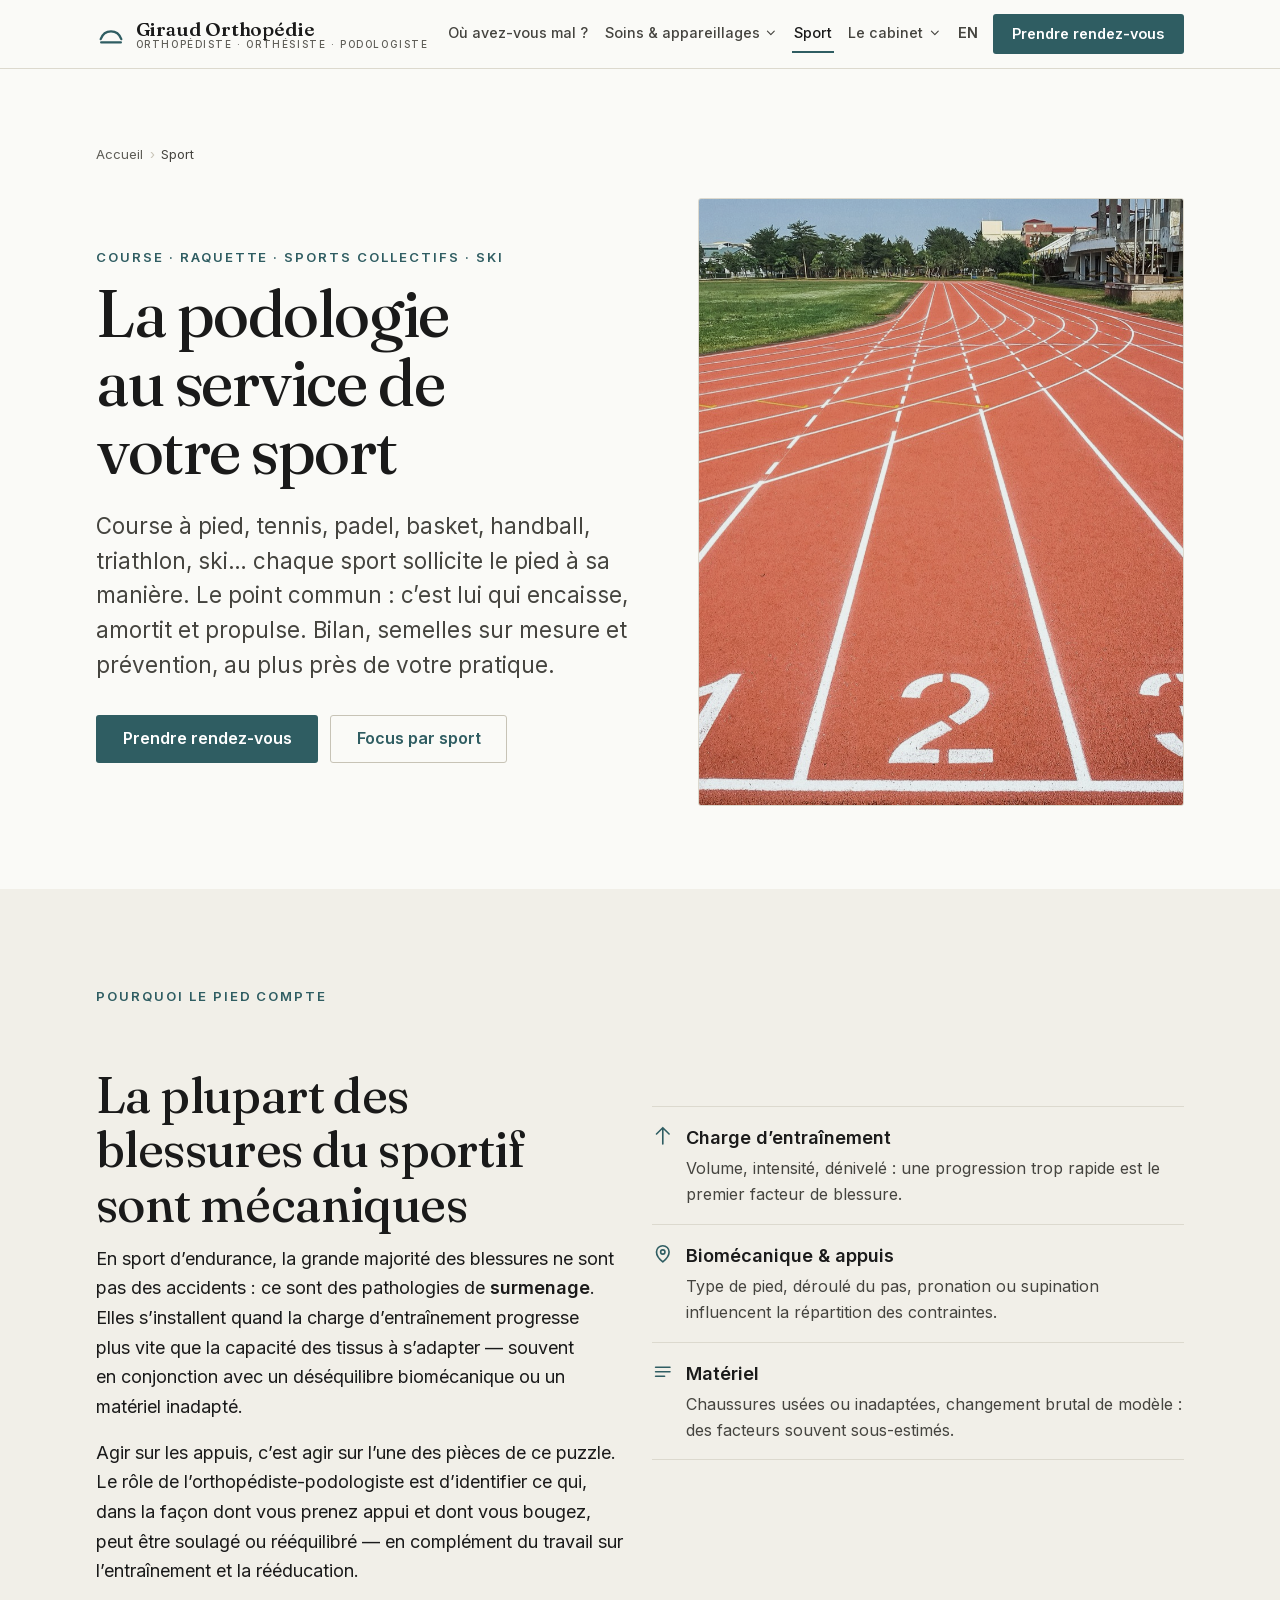
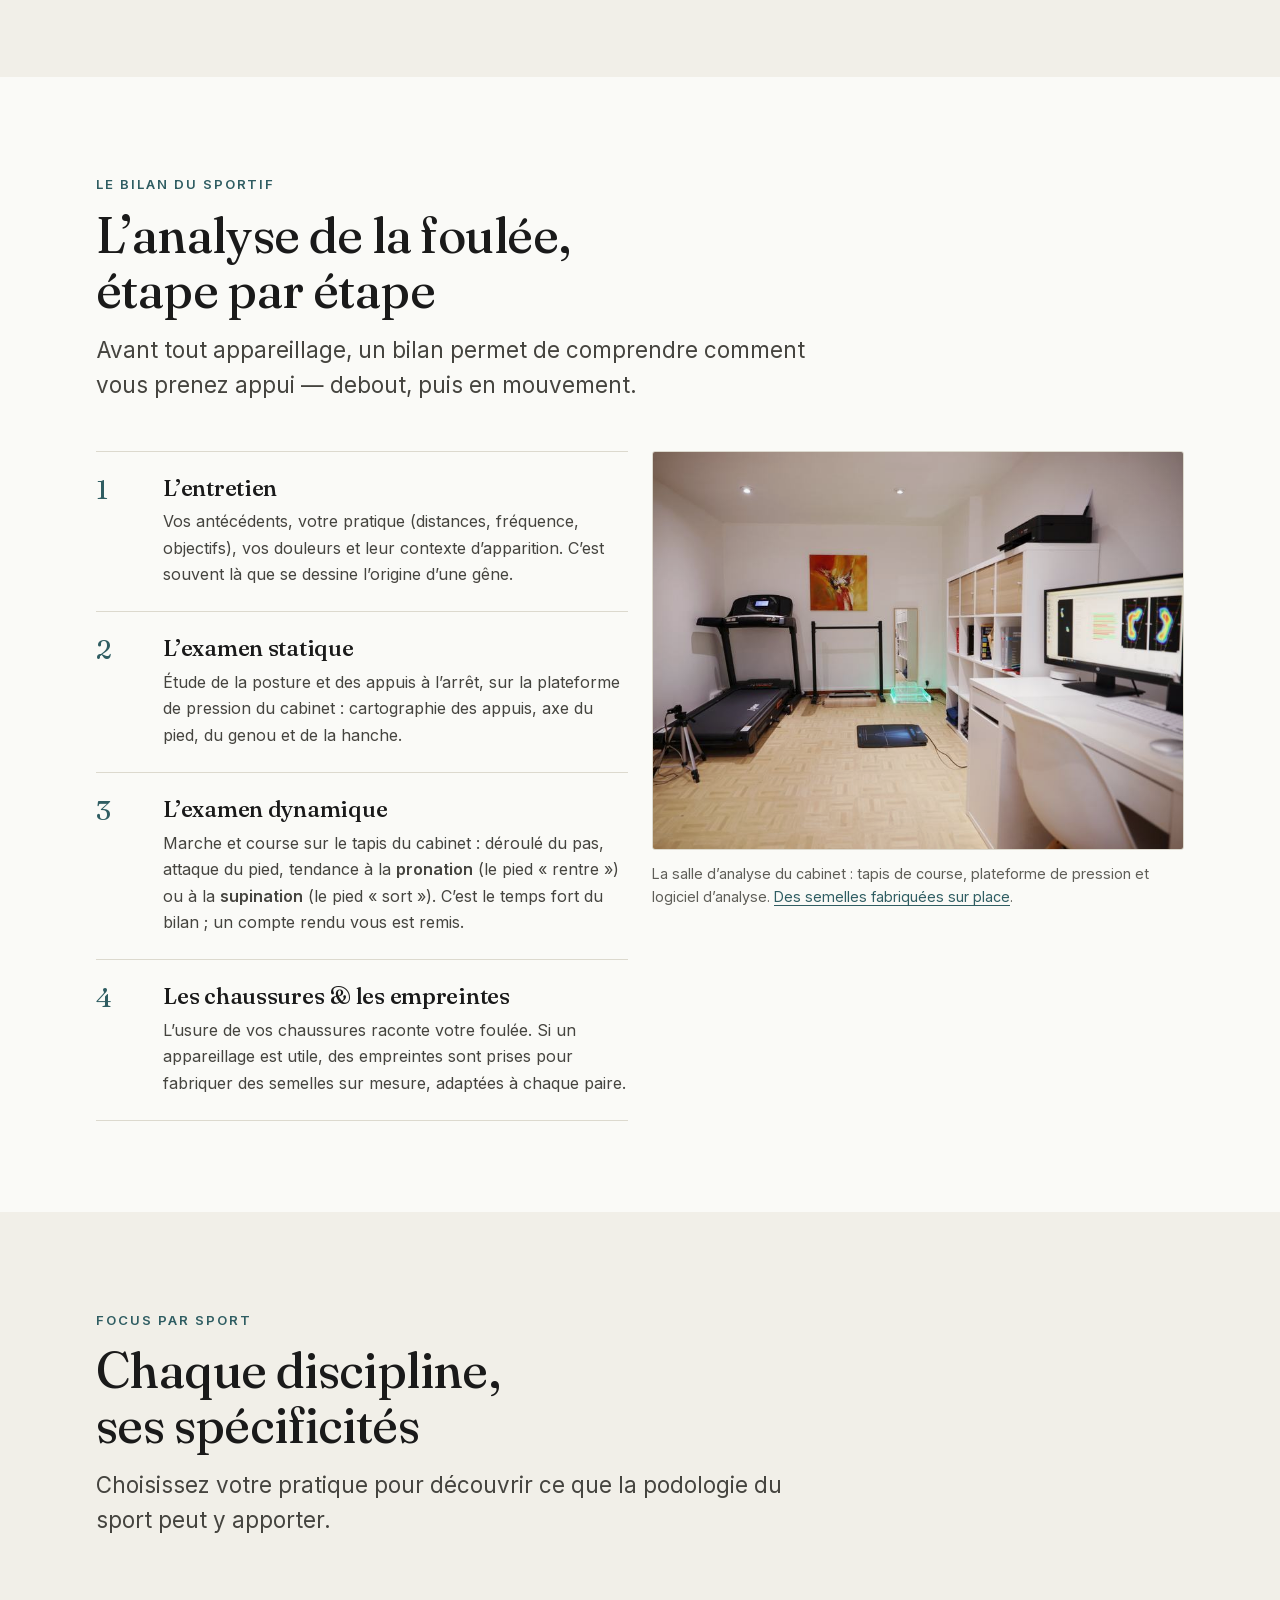
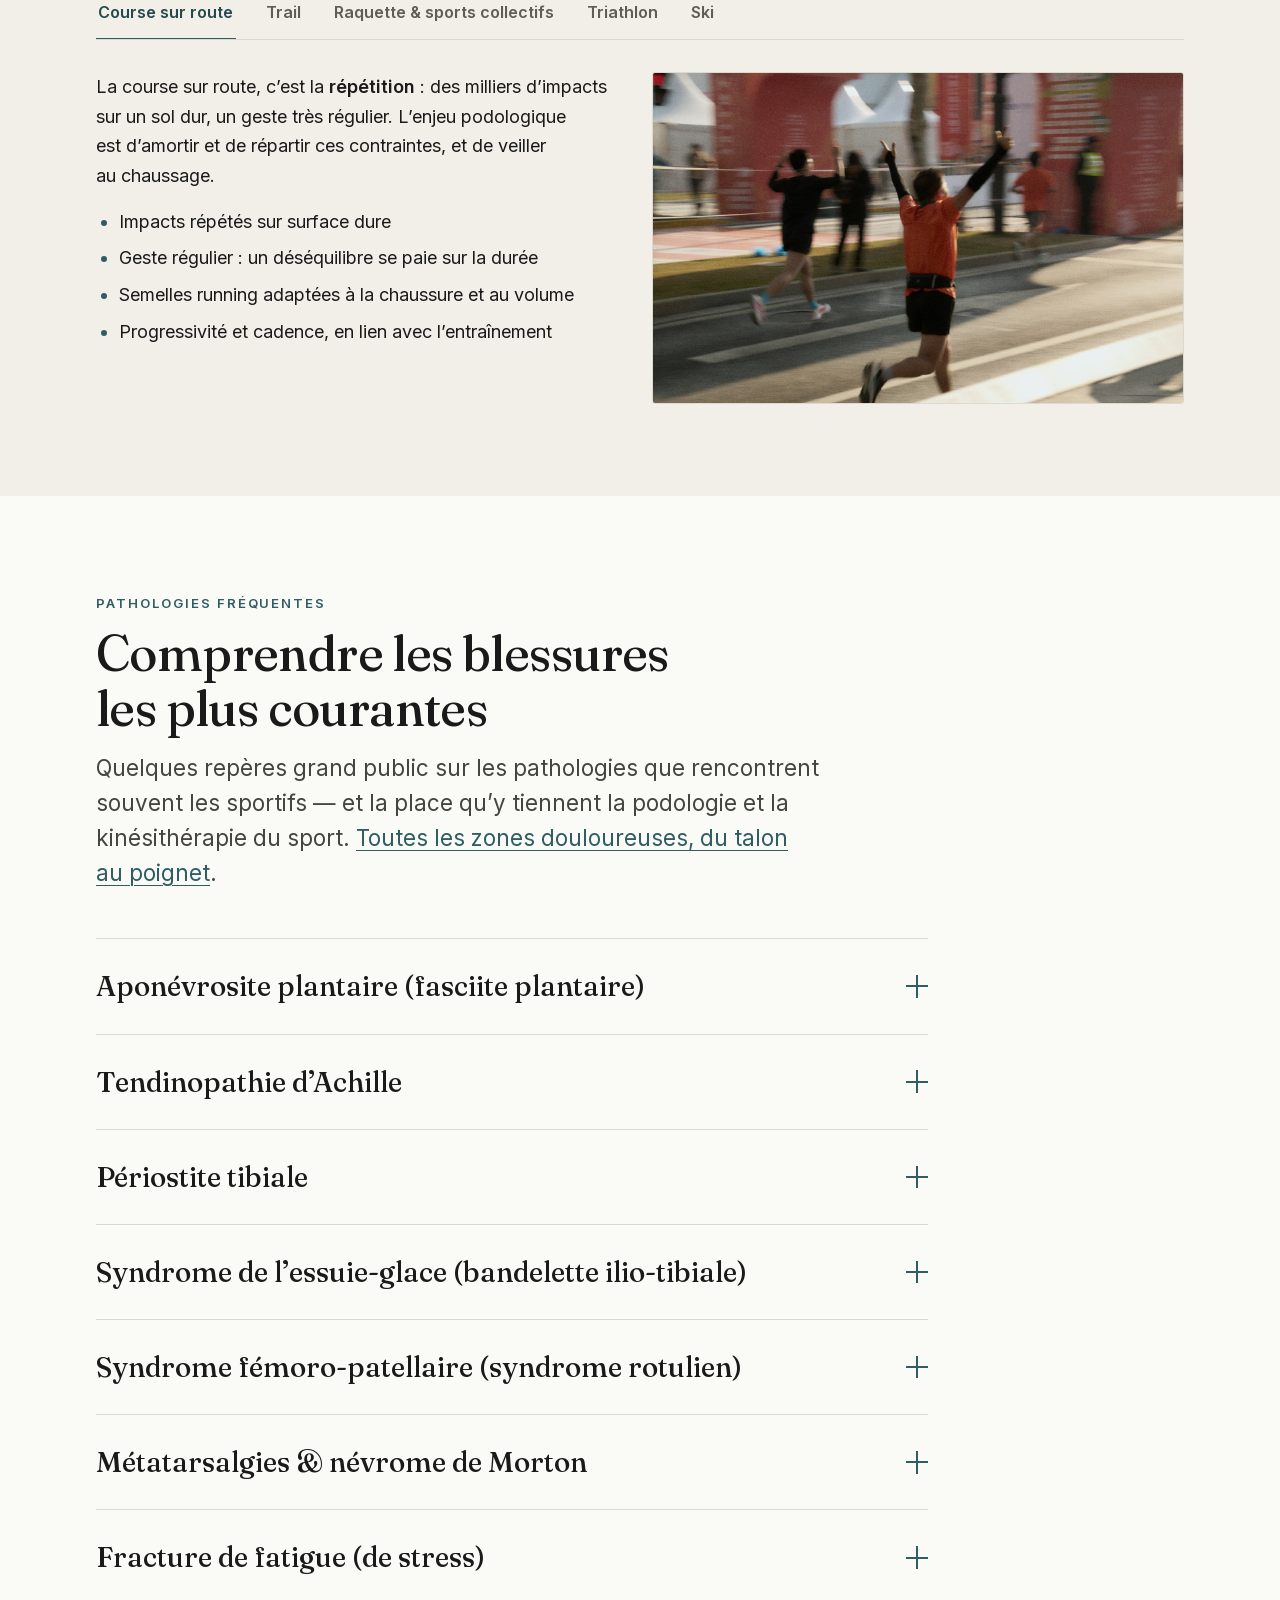
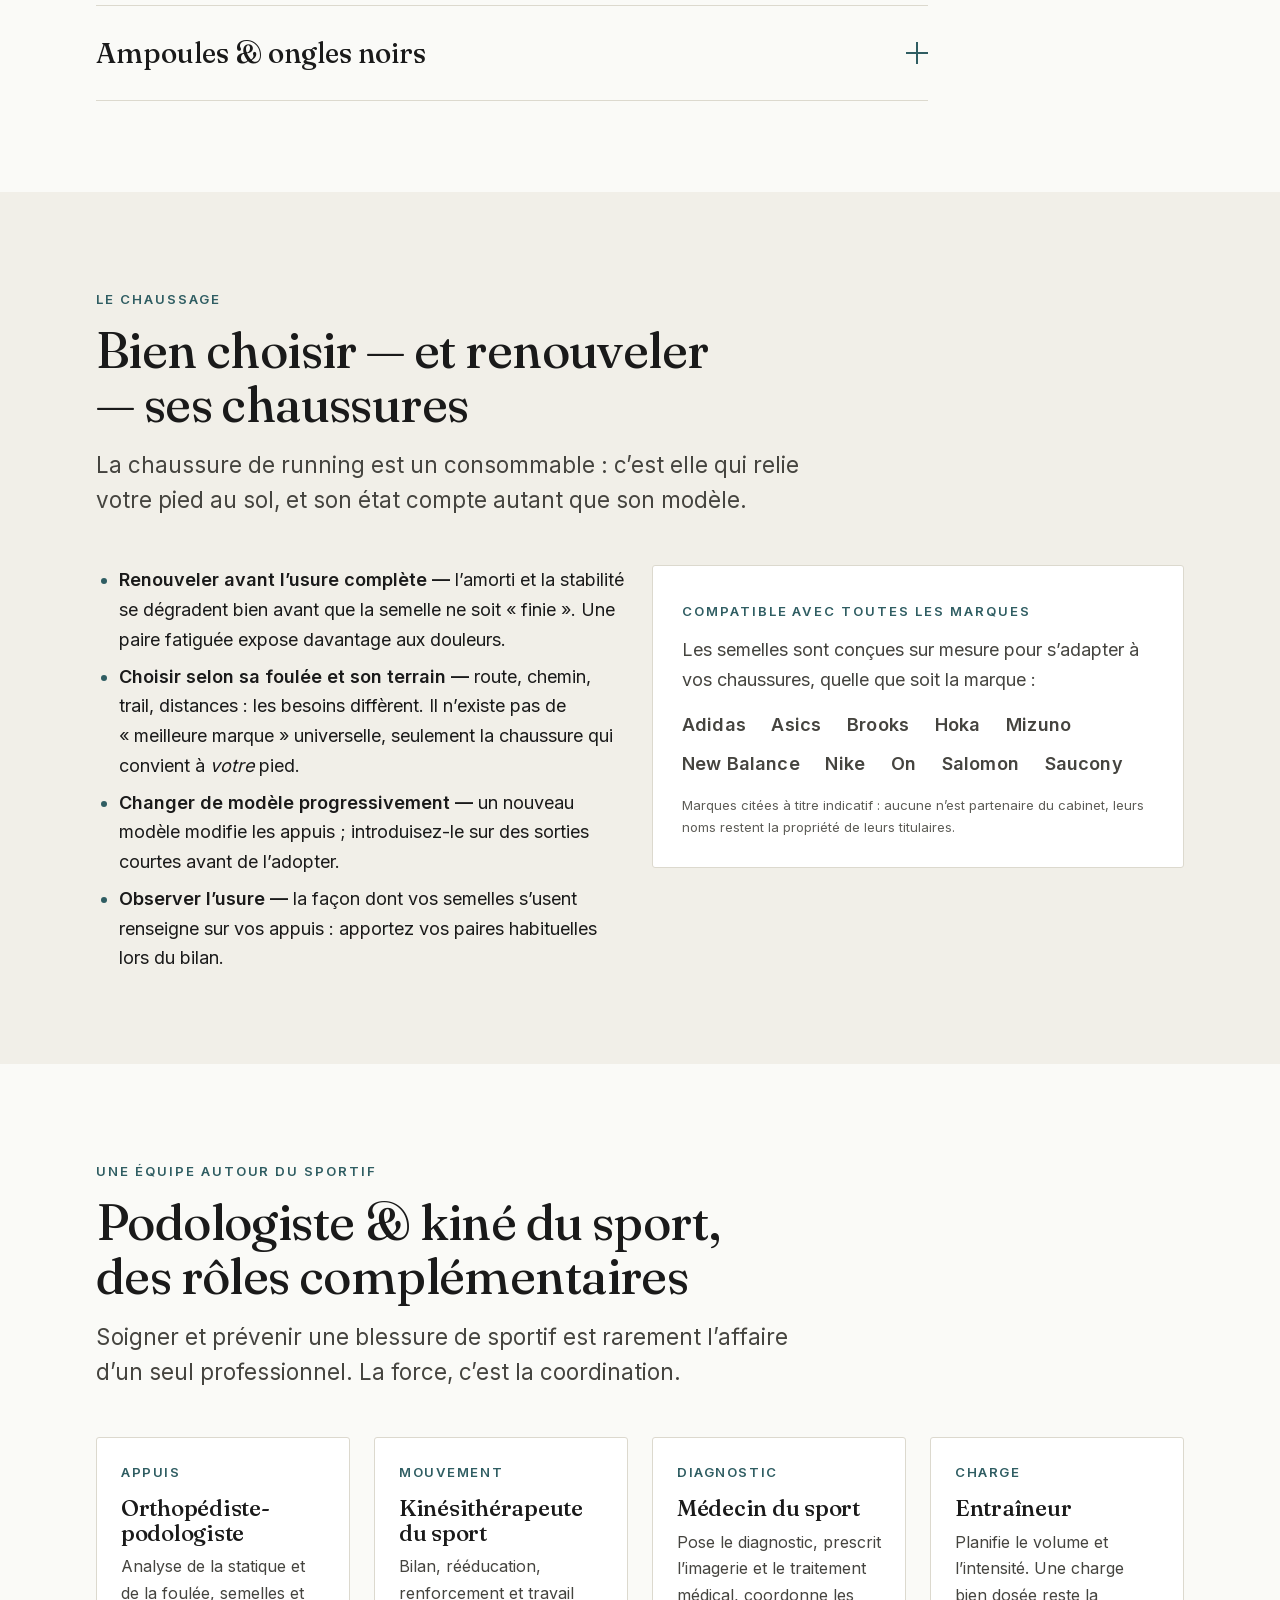
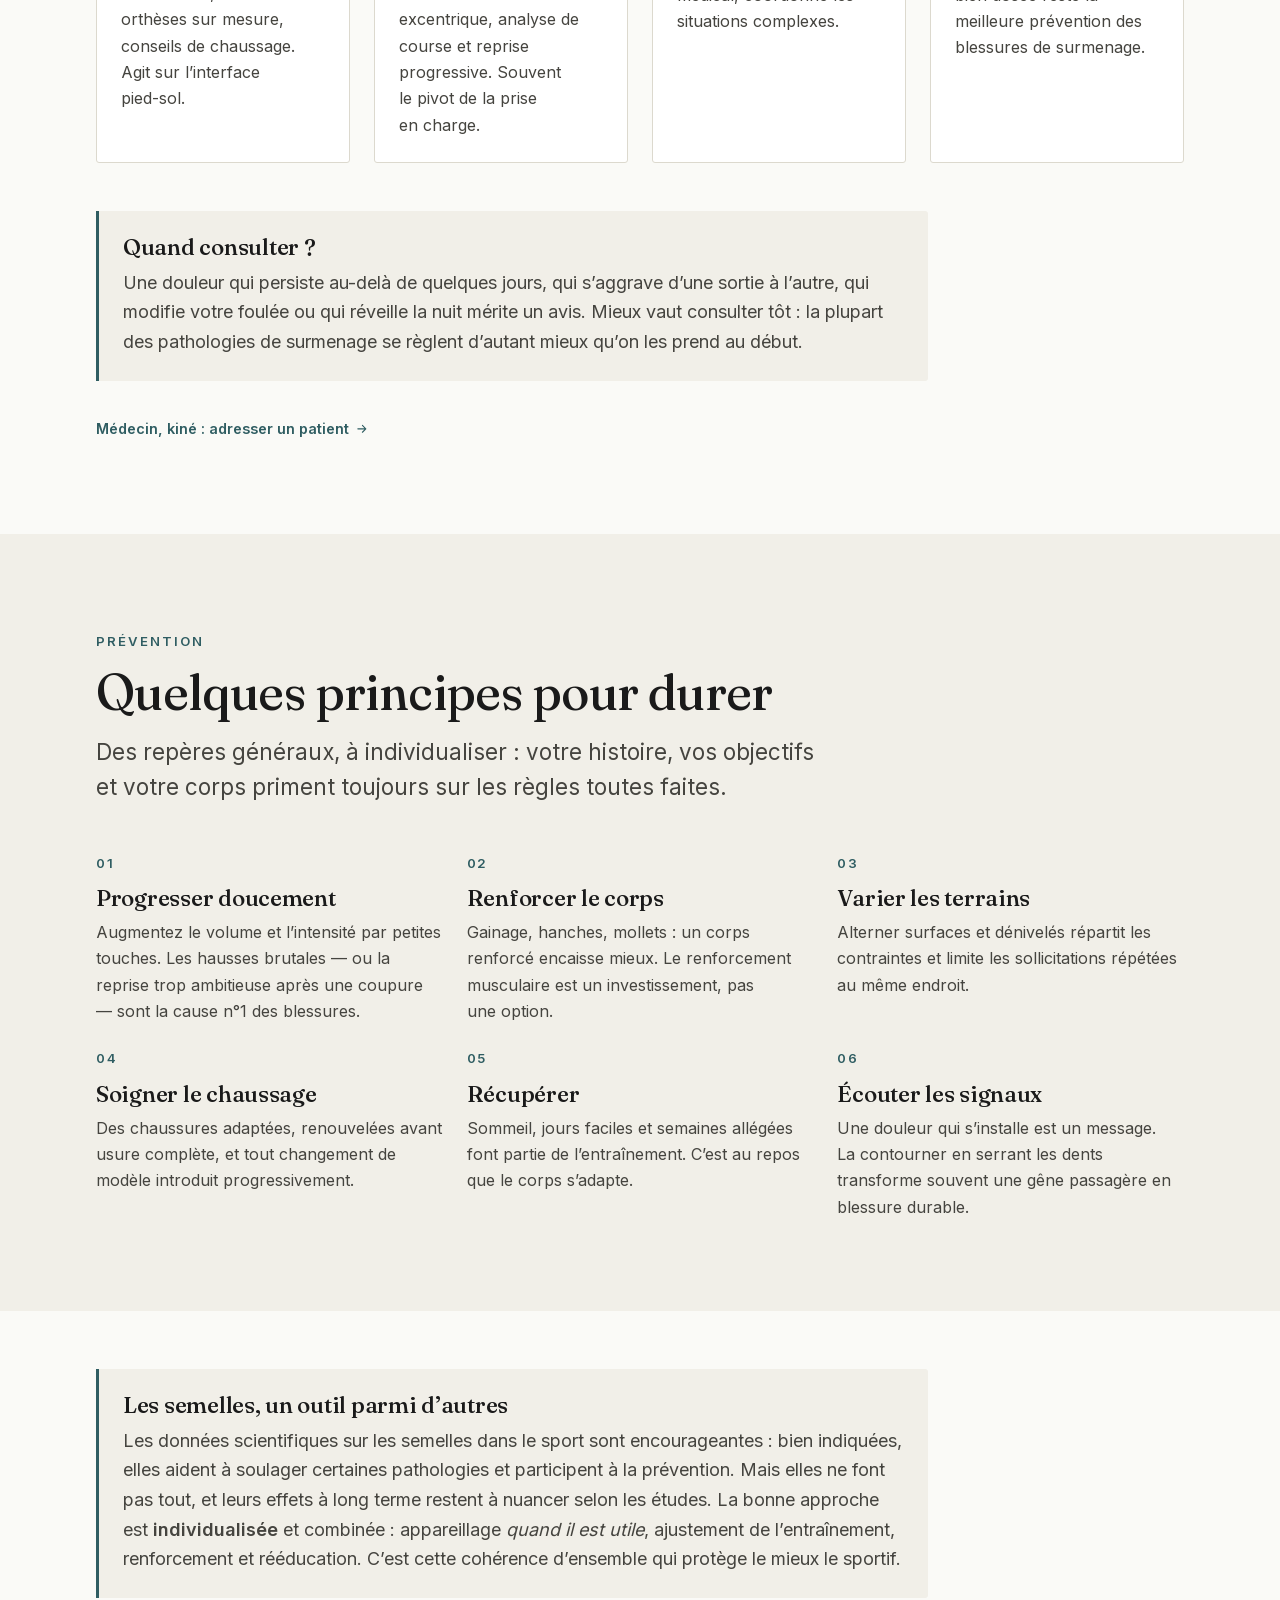
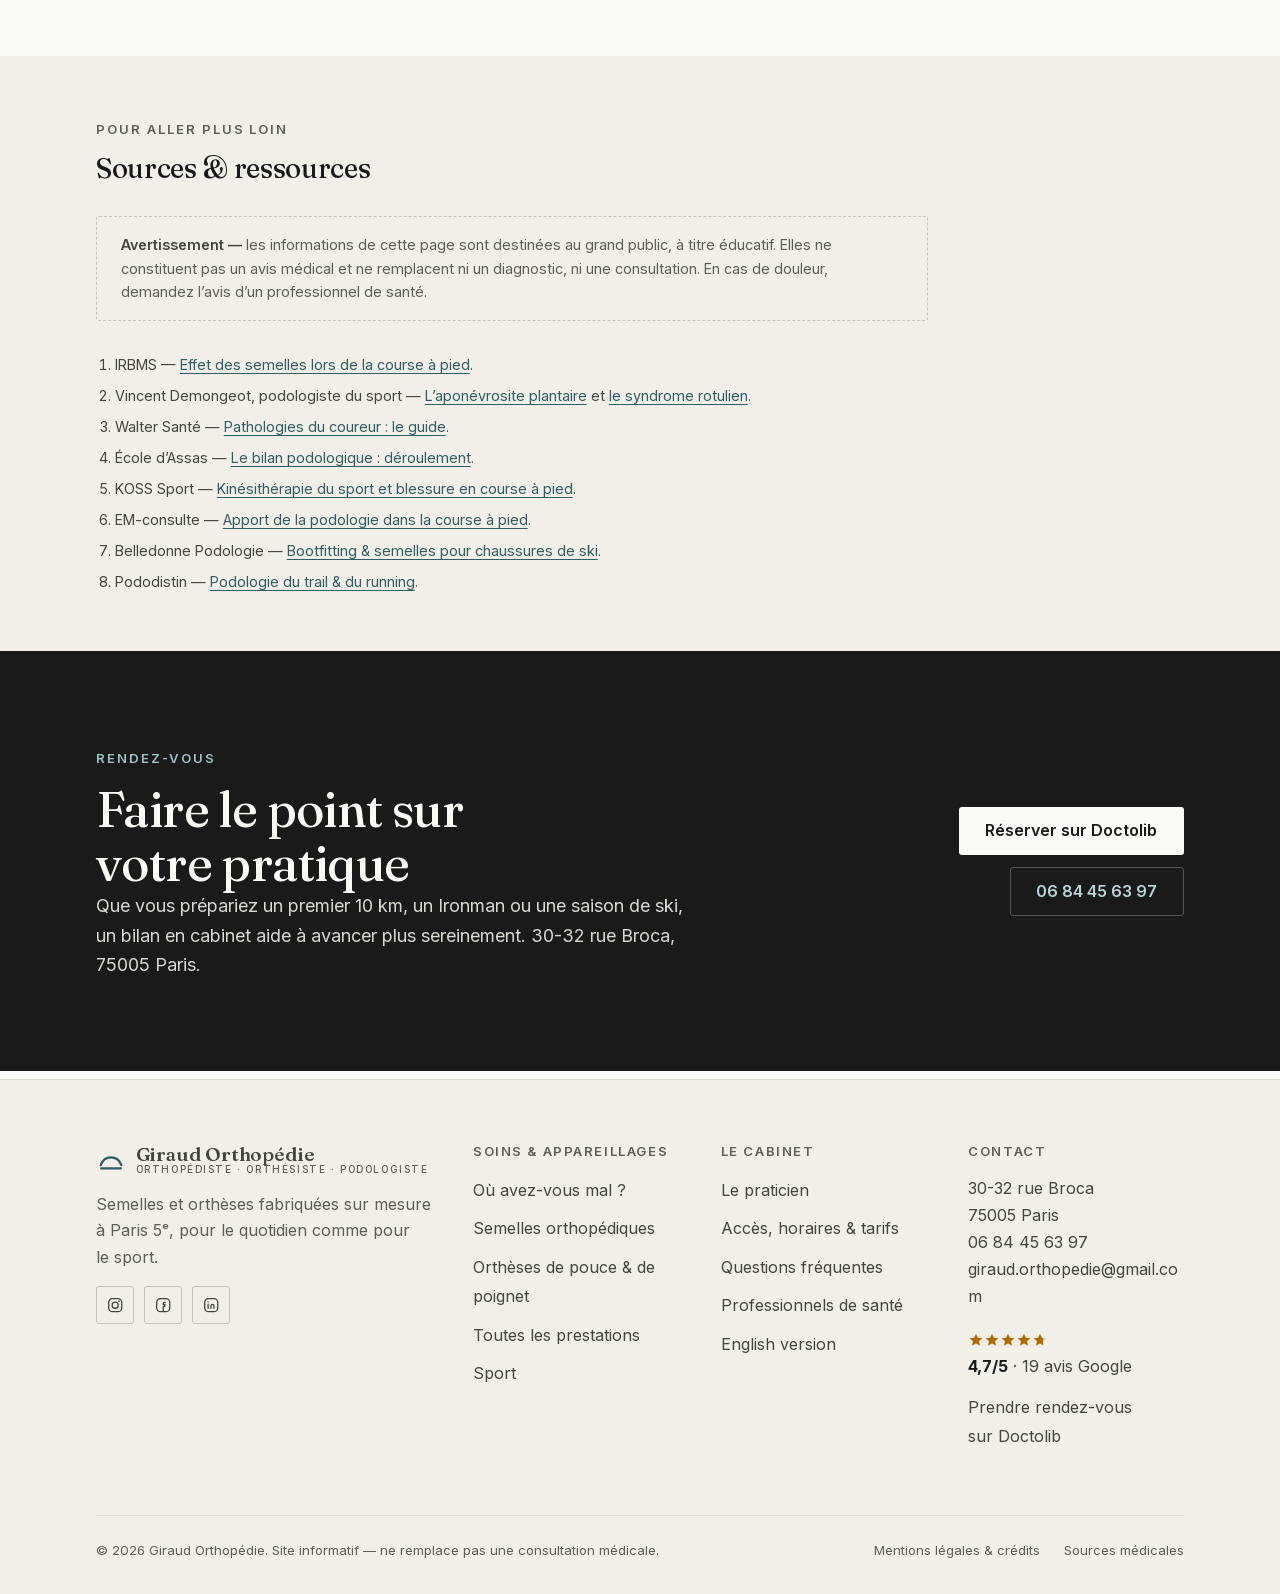
<file: sport.html>
<!DOCTYPE html>
<html lang="fr">
<head>
<meta charset="utf-8">
<script>document.documentElement.classList.add('js');</script>
<meta name="viewport" content="width=device-width, initial-scale=1">
<title>Sport — Podologie du sport : course, tennis, padel, sports collectifs, ski | Giraud Orthopédie</title>
<meta name="description" content="Podologie du sport à Paris 5ᵉ : course à pied, trail, tennis, padel, basket, handball, triathlon, ski et bootfitting. Analyse des appuis et de la foulée, semelles sur mesure adaptées à votre sport, prévention des blessures.">
<meta name="theme-color" content="#FAFAF7">
<link rel="canonical" href="https://www.giraud-orthopedie.fr/sport.html">
<meta property="og:site_name" content="Giraud Orthopédie">
<meta property="og:url" content="https://www.giraud-orthopedie.fr/sport.html">
<meta name="twitter:card" content="summary_large_image">
<meta property="og:type" content="article">
<meta property="og:locale" content="fr_FR">
<meta property="og:title" content="Sport — Podologie du sport">
<meta property="og:description" content="Course, tennis, padel, sports collectifs, triathlon, ski : analyse des appuis, semelles sur mesure et prévention des blessures.">
<meta property="og:image" content="https://www.giraud-orthopedie.fr/assets/img/og-image.png">
<meta property="og:image:width" content="1200">
<meta property="og:image:height" content="630">
<link rel="icon" href="assets/img/favicon.svg" type="image/svg+xml">
<link rel="apple-touch-icon" href="assets/img/favicon.svg">
<link rel="preload" href="assets/fonts/inter-latin.woff2" as="font" type="font/woff2" crossorigin>
<link rel="preload" href="assets/fonts/fraunces-latin.woff2" as="font" type="font/woff2" crossorigin>
<link rel="stylesheet" href="assets/css/style.css">
</head>
<body>
<a class="skip-link" href="#main">Aller au contenu principal</a>

<header class="site-header">
  <div class="container site-header__inner">
    <a class="brand" href="./" aria-label="Giraud Orthopédie — accueil">
      <svg class="brand__mark" viewBox="0 0 32 32" aria-hidden="true" focusable="false">
        <path d="M5 21.5 C 9 10.5, 23 10.5, 27 21.5" fill="none" stroke="currentColor" stroke-width="2.4" stroke-linecap="round"/>
        <line x1="5.5" y1="25" x2="26.5" y2="25" stroke="currentColor" stroke-width="2.4" stroke-linecap="round"/>
      </svg>
      <span class="brand__name">Giraud Orthopédie<small>Orthopédiste · Orthésiste · Podologiste</small></span>
    </a>
    <button class="menu-toggle" type="button" aria-expanded="false" aria-controls="site-nav">
      <span class="menu-toggle__bars" aria-hidden="true"><span></span></span>
      <span>Menu</span>
    </button>
    <nav class="site-nav" id="site-nav" data-collapsible aria-label="Navigation principale">
      <ul class="site-nav__list">
        <li><a class="site-nav__link" href="douleurs.html">Où avez-vous mal&nbsp;?</a></li>
        <li class="site-nav__item has-sub">
          <button class="site-nav__link site-nav__toggle" type="button" aria-expanded="false" aria-controls="sub-soins">Soins &amp; appareillages<svg class="site-nav__chev" viewBox="0 0 24 24" fill="none" stroke="currentColor" stroke-width="2" stroke-linecap="round" stroke-linejoin="round" aria-hidden="true"><path d="m6 9 6 6 6-6"/></svg></button>
          <span class="site-nav__heading">Soins &amp; appareillages</span>
          <ul class="site-nav__sub" id="sub-soins">
          <li><a href="semelles-orthopediques-paris.html">Semelles orthopédiques</a></li>
          <li><a href="orthese-pouce-poignet-sur-mesure.html">Orthèses de pouce &amp; de poignet</a></li>
          <li><a href="prestations.html#hallux">Orthèses de nuit &amp; orthoplasties</a></li>
          <li><a href="prestations.html">Toutes les prestations</a></li>
          </ul>
        </li>
        <li><a class="site-nav__link" href="sport.html" aria-current="page">Sport</a></li>
        <li class="site-nav__item has-sub">
          <button class="site-nav__link site-nav__toggle" type="button" aria-expanded="false" aria-controls="sub-cabinet">Le cabinet<svg class="site-nav__chev" viewBox="0 0 24 24" fill="none" stroke="currentColor" stroke-width="2" stroke-linecap="round" stroke-linejoin="round" aria-hidden="true"><path d="m6 9 6 6 6-6"/></svg></button>
          <span class="site-nav__heading">Le cabinet</span>
          <ul class="site-nav__sub" id="sub-cabinet">
          <li><a href="praticien.html">Le praticien</a></li>
          <li><a href="infos-pratiques.html">Accès, horaires &amp; tarifs</a></li>
          <li><a href="faq.html">Questions fréquentes</a></li>
          <li><a href="professionnels-de-sante.html">Professionnels de santé</a></li>
          </ul>
        </li>
        <li><a class="site-nav__link site-nav__lang" href="custom-orthotics-paris.html" hreflang="en" lang="en" title="English version">EN<span class="site-nav__lang-long"> — English version</span></a></li>
        <li><a class="btn btn--primary" href="https://www.doctolib.fr/orthopediste-orthesiste/paris/pierre-emmanuel-giraud" target="_blank" rel="noopener">Prendre rendez-vous</a></li>
      </ul>
    </nav>
  </div>
</header>

<main id="main">

  <!-- HÉROS -->
  <section class="hero">
    <div class="container">
      <nav class="breadcrumb" aria-label="Fil d’Ariane" style="padding-top:0;margin-bottom:var(--sp-6)">
        <ol>
          <li><a href="./">Accueil</a></li>
          <li aria-current="page">Sport</li>
        </ol>
      </nav>
      <div class="hero__grid">
        <div>
          <span class="eyebrow">Course · Raquette · Sports collectifs · Ski</span>
          <h1 class="hero__title">La podologie au service de votre sport</h1>
          <p class="lead hero__lead">Course à pied, tennis, padel, basket, handball, triathlon, ski… chaque sport sollicite le pied à sa manière. Le point commun&nbsp;: c’est lui qui encaisse, amortit et propulse. Bilan, semelles sur mesure et prévention, au plus près de votre pratique.</p>
          <div class="btn-row">
            <a class="btn btn--primary btn--lg" href="https://www.doctolib.fr/orthopediste-orthesiste/paris/pierre-emmanuel-giraud" target="_blank" rel="noopener">Prendre rendez-vous</a>
            <a class="btn btn--ghost btn--lg" href="#focus">Focus par sport</a>
          </div>
        </div>
        <figure class="figure figure--tall">
          <img src="assets/img/track.jpg" width="1600" height="1066" alt="Lignes et couloirs d’une piste d’athlétisme." fetchpriority="high" decoding="async">
        </figure>
      </div>
    </div>
  </section>

  <!-- INTRO / MÉCANIQUE (généraliste) -->
  <section class="section section--alt" aria-labelledby="meca-title">
    <div class="container">
      <div class="grid grid--2" style="gap:clamp(2rem,1rem+4vw,4.5rem);align-items:center">
        <div class="prose">
          <span class="eyebrow">Pourquoi le pied compte</span>
          <h2 id="meca-title">La plupart des blessures du sportif sont mécaniques</h2>
          <p>En sport d’endurance, la grande majorité des blessures ne sont pas des accidents&nbsp;: ce sont des pathologies de <strong>surmenage</strong>. Elles s’installent quand la charge d’entraînement progresse plus vite que la capacité des tissus à s’adapter — souvent en conjonction avec un déséquilibre biomécanique ou un matériel inadapté.</p>
          <p>Agir sur les appuis, c’est agir sur l’une des pièces de ce puzzle. Le rôle de l’orthopédiste-podologiste est d’identifier ce qui, dans la façon dont vous prenez appui et dont vous bougez, peut être soulagé ou rééquilibré — en complément du travail sur l’entraînement et la rééducation.</p>
        </div>
        <ul class="feature-list">
          <li><svg class="ico" viewBox="0 0 24 24" fill="none" stroke="currentColor" stroke-width="1.8" stroke-linecap="round" stroke-linejoin="round" aria-hidden="true"><path d="M12 3v18M5 10l7-7 7 7"/></svg><div><strong>Charge d’entraînement</strong><p>Volume, intensité, dénivelé&nbsp;: une progression trop rapide est le premier facteur de blessure.</p></div></li>
          <li><svg class="ico" viewBox="0 0 24 24" fill="none" stroke="currentColor" stroke-width="1.8" stroke-linecap="round" stroke-linejoin="round" aria-hidden="true"><path d="M12 21s-7-5.5-7-11a7 7 0 0 1 14 0c0 5.5-7 11-7 11Z"/><circle cx="12" cy="10" r="2.4"/></svg><div><strong>Biomécanique &amp; appuis</strong><p>Type de pied, déroulé du pas, pronation ou supination influencent la répartition des contraintes.</p></div></li>
          <li><svg class="ico" viewBox="0 0 24 24" fill="none" stroke="currentColor" stroke-width="1.8" stroke-linecap="round" stroke-linejoin="round" aria-hidden="true"><path d="M4 7h16M4 12h16M4 17h10"/></svg><div><strong>Matériel</strong><p>Chaussures usées ou inadaptées, changement brutal de modèle&nbsp;: des facteurs souvent sous-estimés.</p></div></li>
        </ul>
      </div>
    </div>
  </section>

  <!-- BILAN (généraliste) -->
  <section class="section" aria-labelledby="bilan-title">
    <div class="container">
      <div class="section-head">
        <span class="eyebrow">Le bilan du sportif</span>
        <h2 id="bilan-title">L’analyse de la foulée, étape par étape</h2>
        <p class="lead">Avant tout appareillage, un bilan permet de comprendre comment vous prenez appui — debout, puis en mouvement.</p>
      </div>
      <div class="grid grid--2" style="gap:clamp(2rem,1rem+4vw,4.5rem);align-items:start">
      <div class="steps">
        <div class="step"><span class="step__n" aria-hidden="true">1</span><div><h3>L’entretien</h3><p>Vos antécédents, votre pratique (distances, fréquence, objectifs), vos douleurs et leur contexte d’apparition. C’est souvent là que se dessine l’origine d’une gêne.</p></div></div>
        <div class="step"><span class="step__n" aria-hidden="true">2</span><div><h3>L’examen statique</h3><p>Étude de la posture et des appuis à l’arrêt, sur la plateforme de pression du cabinet&nbsp;: cartographie des appuis, axe du pied, du genou et de la hanche.</p></div></div>
        <div class="step"><span class="step__n" aria-hidden="true">3</span><div><h3>L’examen dynamique</h3><p>Marche et course sur le tapis du cabinet&nbsp;: déroulé du pas, attaque du pied, tendance à la <strong>pronation</strong> (le pied «&nbsp;rentre&nbsp;») ou à la <strong>supination</strong> (le pied «&nbsp;sort&nbsp;»). C’est le temps fort du bilan&nbsp;; un compte rendu vous est remis.</p></div></div>
        <div class="step"><span class="step__n" aria-hidden="true">4</span><div><h3>Les chaussures &amp; les empreintes</h3><p>L’usure de vos chaussures raconte votre foulée. Si un appareillage est utile, des empreintes sont prises pour fabriquer des semelles sur mesure, adaptées à chaque paire.</p></div></div>
      </div>
      <figure class="figure-wrap">
        <div class="figure figure--real" style="aspect-ratio:4/3">
          <img src="assets/img/analyse-foulee-tapis-plateforme-paris-5-900.jpg" srcset="assets/img/analyse-foulee-tapis-plateforme-paris-5-900.jpg 900w, assets/img/analyse-foulee-tapis-plateforme-paris-5-1600.jpg 1600w" sizes="(min-width: 40em) 45vw, 100vw" width="900" height="600" alt="Salle d’analyse de la foulée : tapis de course, plateforme de pression et écran affichant la cartographie des appuis plantaires." loading="lazy" decoding="async">
        </div>
        <figcaption>La salle d’analyse du cabinet&nbsp;: tapis de course, plateforme de pression et logiciel d’analyse. <a href="semelles-orthopediques-paris.html">Des semelles fabriquées sur place</a>.</figcaption>
      </figure>
      </div>
    </div>
  </section>

  <!-- FOCUS PAR SPORT (onglets interactifs) -->
  <section id="focus" class="section section--alt" aria-labelledby="focus-title">
    <div class="container">
      <div class="section-head">
        <span class="eyebrow">Focus par sport</span>
        <h2 id="focus-title">Chaque discipline, ses spécificités</h2>
        <p class="lead">Choisissez votre pratique pour découvrir ce que la podologie du sport peut y apporter.</p>
      </div>
      <div class="tabs">
        <div class="tabs__list" role="tablist" aria-label="Choisir un sport">
          <button class="tabs__tab" role="tab" id="tab-route" aria-controls="panel-route" aria-selected="true">Course sur route</button>
          <button class="tabs__tab" role="tab" id="tab-trail" aria-controls="panel-trail" aria-selected="false" tabindex="-1">Trail</button>
          <button class="tabs__tab" role="tab" id="tab-raquette" aria-controls="panel-raquette" aria-selected="false" tabindex="-1">Raquette &amp; sports collectifs</button>
          <button class="tabs__tab" role="tab" id="tab-triathlon" aria-controls="panel-triathlon" aria-selected="false" tabindex="-1">Triathlon</button>
          <button class="tabs__tab" role="tab" id="tab-ski" aria-controls="panel-ski" aria-selected="false" tabindex="-1">Ski</button>
        </div>
        <div class="tabs__panels">

          <div class="tabs__panel" role="tabpanel" id="panel-route" aria-labelledby="tab-route" tabindex="0">
            <h3 class="tabs__panel-title">Course sur route</h3>
            <div class="grid grid--2" style="gap:clamp(2rem,1rem+4vw,4rem);align-items:start">
              <div class="prose">
                <p>La course sur route, c’est la <strong>répétition</strong>&nbsp;: des milliers d’impacts sur un sol dur, un geste très régulier. L’enjeu podologique est d’amortir et de répartir ces contraintes, et de veiller au chaussage.</p>
                <ul>
                  <li>Impacts répétés sur surface dure</li>
                  <li>Geste régulier&nbsp;: un déséquilibre se paie sur la durée</li>
                  <li>Semelles running adaptées à la chaussure et au volume</li>
                  <li>Progressivité et cadence, en lien avec l’entraînement</li>
                </ul>
              </div>
              <figure class="figure figure--wide"><img src="assets/img/route.jpg" width="1600" height="1066" alt="Coureur franchissant l’arrivée d’un marathon, bras levés." loading="lazy" decoding="async"></figure>
            </div>
          </div>

          <div class="tabs__panel" role="tabpanel" id="panel-trail" aria-labelledby="tab-trail" tabindex="0">
            <h3 class="tabs__panel-title">Trail &amp; montagne</h3>
            <div class="grid grid--2" style="gap:clamp(2rem,1rem+4vw,4rem);align-items:start">
              <div class="prose">
                <p>Le trail ajoute trois contraintes à la course sur route&nbsp;: le <strong>dénivelé</strong>, le <strong>terrain</strong> et souvent la <strong>durée</strong>.</p>
                <p><strong>En descente,</strong> les impacts et le freinage chargent l’avant-pied (orteils qui butent, ongles noirs). <strong>En montée,</strong> le mollet et le tendon d’Achille travaillent. <strong>Sur terrain irrégulier,</strong> la cheville est très sollicitée&nbsp;: stabilité et proprioception préviennent l’entorse.</p>
                <p>Des semelles qui stabilisent et amortissent sur terrain accidenté, des orthoplasties de protection et un chaussage adapté font la différence sur la durée.</p>
              </div>
              <figure class="figure figure--wide"><img src="assets/img/trail.jpg" width="1600" height="1067" alt="Coureur de trail sur un sentier de montagne." loading="lazy" decoding="async"></figure>
            </div>
          </div>

          <div class="tabs__panel" role="tabpanel" id="panel-raquette" aria-labelledby="tab-raquette" tabindex="0">
            <h3 class="tabs__panel-title">Sports de raquette &amp; sports collectifs</h3>
            <div class="grid grid--2" style="gap:clamp(2rem,1rem+4vw,4rem);align-items:start">
              <div class="prose">
                <p>Tennis, padel, badminton, squash, basket, handball, volley, football&nbsp;: ces sports reposent sur des <strong>appuis explosifs</strong> — démarrages, freinages, changements de direction, sauts et réceptions. Le pied travaille autant sur les côtés que vers l’avant, souvent dans une chaussure de court ou de salle très plate.</p>
                <p>Les contraintes se concentrent sur la <strong>cheville</strong>, l’<strong>avant-pied</strong>, le <strong>talon</strong> et le <strong>tendon d’Achille</strong>. La semelle sur mesure stabilise le pied dans la chaussure, répartit les pressions lors des appuis latéraux et contribue au maintien, sans alourdir. Elle est conçue pour la chaussure de votre sport&nbsp;: court en terre battue ou en dur, padel, parquet, crampons.</p>
              </div>
              <aside class="note">
                <h3>Ce qui est pris en compte</h3>
                <ul>
                  <li>Appuis latéraux et changements de direction</li>
                  <li>Sauts et réceptions (basket, handball, volley)</li>
                  <li>Chaussures de court, de salle ou à crampons</li>
                  <li>Entorses de cheville à répétition&nbsp;: semelle et travail proprioceptif avec le kiné</li>
                </ul>
              </aside>
            </div>
          </div>

          <div class="tabs__panel" role="tabpanel" id="panel-triathlon" aria-labelledby="tab-triathlon" tabindex="0">
            <h3 class="tabs__panel-title">Triathlon</h3>
            <div class="grid grid--2" style="gap:clamp(2rem,1rem+4vw,4rem);align-items:start">
              <div class="prose">
                <p>Nager, rouler, courir&nbsp;: le triathlon enchaîne trois disciplines, mais c’est souvent la <strong>transition du vélo vers la course</strong> qui met le pied à l’épreuve. En descendant du vélo, les jambes sont «&nbsp;verrouillées&nbsp;» par l’effort et la position&nbsp;; les premières foulées se font alors sur des appuis fatigués et parfois désorganisés — les fameuses «&nbsp;jambes de coton&nbsp;».</p>
                <p>Préparer cet enchaînement, c’est soigner l’interface pied-chaussure sur les deux disciplines&nbsp;: une semelle pensée aussi bien pour la chaussure de vélo, rigide, que pour celle de course, souple, aide à stabiliser l’appui, à transmettre l’énergie sans point de conflit et à aborder la course à pied dans de meilleures conditions.</p>
              </div>
              <figure class="figure figure--wide"><img src="assets/img/triathlon.jpg" width="1600" height="1066" alt="Athlète en plein effort de course sur une piste d’athlétisme." loading="lazy" decoding="async"></figure>
            </div>
          </div>

          <div class="tabs__panel" role="tabpanel" id="panel-ski" aria-labelledby="tab-ski" tabindex="0">
            <h3 class="tabs__panel-title">Ski, sports d’hiver &amp; bootfitting</h3>
            <div class="grid grid--2" style="gap:clamp(2rem,1rem+4vw,4rem);align-items:start">
              <div class="prose">
                <p>Rigide et enserrant le pied, la chaussure de ski de série convient rarement parfaitement&nbsp;: douleurs, points de compression, pied qui «&nbsp;bouge&nbsp;», orteils froids, manque de précision.</p>
                <p>C’est l’objet du <strong>bootfitting</strong>&nbsp;: adapter la chaussure de ski à votre pied. La <strong>semelle sur mesure</strong> en est la base&nbsp;: elle cale le pied, améliore le confort, la stabilité et la <strong>précision du pilotage</strong> (les appuis se transmettent mieux aux carres). Ski alpin, ski de randonnée, ski de fond et snowboard.</p>
                <p><strong>Le bootfitting au cabinet&nbsp;:</strong> analyse de vos appuis et de votre position, puis fabrication d’une semelle thermoformée pour votre chaussure de ski, ajustée dans le chausson. Apportez vos chaussures au rendez-vous. Les retouches de la coque elle-même (élargissement, chausson thermoformé) se font en magasin de ski&nbsp;: la semelle sur mesure en est le point de départ.</p>
              </div>
              <figure class="figure figure--wide"><img src="assets/img/ski.jpg" width="1600" height="1066" alt="Chaussures de ski techniques de couleur vive en pleine descente sur la neige." loading="lazy" decoding="async"></figure>
            </div>
          </div>

        </div>
      </div>
    </div>
  </section>

  <!-- PATHOLOGIES (généraliste) -->
  <section id="pathologies" class="section" aria-labelledby="patho-title">
    <div class="container">
      <div class="section-head">
        <span class="eyebrow">Pathologies fréquentes</span>
        <h2 id="patho-title">Comprendre les blessures les plus courantes</h2>
        <p class="lead">Quelques repères grand public sur les pathologies que rencontrent souvent les sportifs — et la place qu’y tiennent la podologie et la kinésithérapie du sport. <a href="douleurs.html">Toutes les zones douloureuses, du talon au poignet</a>.</p>
      </div>
      <div class="accordion measure-wide">
        <details>
          <summary>Aponévrosite plantaire (fasciite plantaire)<span class="sign" aria-hidden="true"></span></summary>
          <div class="accordion__body">
            <p>Douleur sous le talon, typiquement vive aux premiers pas le matin — certains parlent de «&nbsp;clous plantés dans le talon&nbsp;» — qui s’atténue à l’échauffement puis peut revenir. Elle naît d’une sur-sollicitation de l’aponévrose plantaire, la lame fibreuse tendue sous la voûte du pied. Hausse rapide du kilométrage, chaussures usées, pied creux ou pied plat et surfaces dures en sont des facteurs favorisants.</p>
            <p><strong>Côté podologie —</strong> des semelles sur mesure soutiennent la voûte et déchargent la zone douloureuse&nbsp;; le chaussage et la reprise sont ajustés.</p>
            <p><span class="tag">Avec le kiné</span> étirements du mollet et de l’aponévrose, travail des tissus et reprise progressive de la charge.</p>
          </div>
        </details>
        <details>
          <summary>Tendinopathie d’Achille<span class="sign" aria-hidden="true"></span></summary>
          <div class="accordion__body">
            <p>Douleur et raideur du tendon d’Achille, à l’arrière de la cheville, plus marquées au réveil et en début d’effort. C’est l’une des pathologies les plus représentatives du coureur, presque toujours liée à un excès ou à une variation trop rapide de la charge.</p>
            <p><strong>Côté podologie —</strong> l’analyse de la foulée et, parfois, des semelles ou une talonnette permettent de moduler les contraintes sur le tendon.</p>
            <p><span class="tag">Avec le kiné</span> le renforcement excentrique du mollet (protocoles type Stanish/Alfredson) et la réathlétisation progressive sont la pierre angulaire de la prise en charge.</p>
          </div>
        </details>
        <details>
          <summary>Périostite tibiale<span class="sign" aria-hidden="true"></span></summary>
          <div class="accordion__body">
            <p>Douleur diffuse le long du bord interne du tibia, apparaissant à l’effort. Elle touche fréquemment les coureurs lors d’une reprise, d’une augmentation de volume ou d’un entraînement répété sur sol dur (le syndrome de stress tibial médial, ou «&nbsp;shin splints&nbsp;»).</p>
            <p><strong>Côté podologie —</strong> des semelles peuvent amortir et mieux répartir l’appui&nbsp;; les conseils portent aussi sur les surfaces et les chaussures.</p>
            <p><span class="tag">Avec le kiné</span> gestion de la charge, renforcement et, parfois, travail de la foulée (cadence) pour réduire les contraintes.</p>
          </div>
        </details>
        <details>
          <summary>Syndrome de l’essuie-glace (bandelette ilio-tibiale)<span class="sign" aria-hidden="true"></span></summary>
          <div class="accordion__body">
            <p>Douleur sur la face <em>externe</em> du genou, qui apparaît typiquement après quelques minutes de course et oblige souvent à s’arrêter. Elle est liée à la sollicitation de la bandelette ilio-tibiale, surtout sur les sorties longues et en descente.</p>
            <p><strong>Côté podologie —</strong> en cas de désaxation de l’appui, des semelles peuvent contribuer à réduire les contraintes sur le compartiment externe.</p>
            <p><span class="tag">Avec le kiné</span> renforcement des muscles de la hanche (notamment le moyen fessier) et adaptation de l’entraînement sont au cœur du traitement.</p>
          </div>
        </details>
        <details>
          <summary>Syndrome fémoro-patellaire (syndrome rotulien)<span class="sign" aria-hidden="true"></span></summary>
          <div class="accordion__body">
            <p>Douleur à l’avant du genou, autour ou derrière la rotule, majorée en descente, en position accroupie ou après une position assise prolongée — d’où son surnom de «&nbsp;genou du coureur&nbsp;».</p>
            <p><strong>Côté podologie —</strong> lorsque l’appui du pied participe à la contrainte sur la rotule, des semelles peuvent faire partie de la solution.</p>
            <p><span class="tag">Avec le kiné</span> le renforcement du quadriceps et des muscles de la hanche, central, est associé à une reprise dosée.</p>
          </div>
        </details>
        <details>
          <summary>Métatarsalgies &amp; névrome de Morton<span class="sign" aria-hidden="true"></span></summary>
          <div class="accordion__body">
            <p>Douleurs de l’avant-pied, au niveau des têtes des métatarsiens. Le névrome de Morton se traduit volontiers par une brûlure ou une sensation de décharge électrique entre le 3ᵉ et le 4ᵉ orteil, aggravée par des chaussures serrées.</p>
            <p><strong>Côté podologie —</strong> des semelles avec appui de décharge et des conseils de chaussage (largeur, hauteur de l’avant-pied) visent à soulager la zone.</p>
            <p><span class="tag">Avec le kiné / le médecin</span> un avis est utile si la douleur persiste, pour préciser le diagnostic et la conduite à tenir.</p>
          </div>
        </details>
        <details>
          <summary>Fracture de fatigue (de stress)<span class="sign" aria-hidden="true"></span></summary>
          <div class="accordion__body">
            <p>Micro-fissure d’un os (souvent un métatarsien ou le tibia) provoquée par des contraintes répétées. La douleur, d’abord à l’effort, devient localisée, croissante et peut persister au repos. Elle impose une mise au repos et un avis médical.</p>
            <p><span class="tag">Avis médical</span> ce diagnostic relève du médecin (imagerie). La podologie intervient surtout en amont (prévention, gestion des appuis) et lors de la reprise.</p>
          </div>
        </details>
        <details>
          <summary>Ampoules &amp; ongles noirs<span class="sign" aria-hidden="true"></span></summary>
          <div class="accordion__body">
            <p>Désagréments classiques des longues distances&nbsp;: les ampoules résultent de frottements répétés, l’ongle noir (hématome sous l’ongle) de chocs à répétition, souvent en descente ou avec des chaussures mal dimensionnées.</p>
            <p><strong>Côté podologie —</strong> orthoplasties de protection, conseils de chaussage et de laçage permettent de prévenir la plupart de ces problèmes.</p>
          </div>
        </details>
      </div>
    </div>
  </section>

  <!-- CHAUSSAGE & MARQUES (généraliste) -->
  <section id="chaussage" class="section section--alt" aria-labelledby="chaussage-title">
    <div class="container">
      <div class="section-head">
        <span class="eyebrow">Le chaussage</span>
        <h2 id="chaussage-title">Bien choisir — et renouveler — ses chaussures</h2>
        <p class="lead">La chaussure de running est un consommable&nbsp;: c’est elle qui relie votre pied au sol, et son état compte autant que son modèle.</p>
      </div>
      <div class="grid grid--2" style="gap:clamp(2rem,1rem+4vw,4rem);align-items:start">
        <div class="prose">
          <ul>
            <li><strong>Renouveler avant l’usure complète —</strong> l’amorti et la stabilité se dégradent bien avant que la semelle ne soit «&nbsp;finie&nbsp;». Une paire fatiguée expose davantage aux douleurs.</li>
            <li><strong>Choisir selon sa foulée et son terrain —</strong> route, chemin, trail, distances&nbsp;: les besoins diffèrent. Il n’existe pas de «&nbsp;meilleure marque&nbsp;» universelle, seulement la chaussure qui convient à <em>votre</em> pied.</li>
            <li><strong>Changer de modèle progressivement —</strong> un nouveau modèle modifie les appuis&nbsp;; introduisez-le sur des sorties courtes avant de l’adopter.</li>
            <li><strong>Observer l’usure —</strong> la façon dont vos semelles s’usent renseigne sur vos appuis&nbsp;: apportez vos paires habituelles lors du bilan.</li>
          </ul>
        </div>
        <div class="brands-band">
          <span class="eyebrow">Compatible avec toutes les marques</span>
          <p class="measure" style="color:var(--ink-2);margin-bottom:var(--sp-4)">Les semelles sont conçues sur mesure pour s’adapter à vos chaussures, quelle que soit la marque&nbsp;:</p>
          <ul class="brands-list">
            <li>Adidas</li><li>Asics</li><li>Brooks</li><li>Hoka</li><li>Mizuno</li><li>New Balance</li><li>Nike</li><li>On</li><li>Salomon</li><li>Saucony</li>
          </ul>
          <p class="brands-note">Marques citées à titre indicatif&nbsp;: aucune n’est partenaire du cabinet, leurs noms restent la propriété de leurs titulaires.</p>
        </div>
      </div>
    </div>
  </section>

  <!-- PLURIDISCIPLINAIRE (généraliste) -->
  <section class="section" aria-labelledby="pluri-title">
    <div class="container">
      <div class="section-head">
        <span class="eyebrow">Une équipe autour du sportif</span>
        <h2 id="pluri-title">Podologiste &amp; kiné du sport, des rôles complémentaires</h2>
        <p class="lead">Soigner et prévenir une blessure de sportif est rarement l’affaire d’un seul professionnel. La force, c’est la coordination.</p>
      </div>
      <div class="grid grid--4">
        <div class="card"><span class="card__kicker">Appuis</span><h3>Orthopédiste-podologiste</h3><p>Analyse de la statique et de la foulée, semelles et orthèses sur mesure, conseils de chaussage. Agit sur l’interface pied-sol.</p></div>
        <div class="card"><span class="card__kicker">Mouvement</span><h3>Kinésithérapeute du sport</h3><p>Bilan, rééducation, renforcement et travail excentrique, analyse de course et reprise progressive. Souvent le pivot de la prise en charge.</p></div>
        <div class="card"><span class="card__kicker">Diagnostic</span><h3>Médecin du sport</h3><p>Pose le diagnostic, prescrit l’imagerie et le traitement médical, coordonne les situations complexes.</p></div>
        <div class="card"><span class="card__kicker">Charge</span><h3>Entraîneur</h3><p>Planifie le volume et l’intensité. Une charge bien dosée reste la meilleure prévention des blessures de surmenage.</p></div>
      </div>
      <div class="note mt-7 measure-wide">
        <h3>Quand consulter&nbsp;?</h3>
        <p>Une douleur qui persiste au-delà de quelques jours, qui s’aggrave d’une sortie à l’autre, qui modifie votre foulée ou qui réveille la nuit mérite un avis. Mieux vaut consulter tôt&nbsp;: la plupart des pathologies de surmenage se règlent d’autant mieux qu’on les prend au début.</p>
      </div>
      <p class="mt-6"><a class="arrow-link" href="professionnels-de-sante.html">Médecin, kiné&nbsp;: adresser un patient <svg class="ico" viewBox="0 0 24 24" fill="none" stroke="currentColor" stroke-width="1.9" stroke-linecap="round" stroke-linejoin="round" aria-hidden="true"><path d="M5 12h14M13 6l6 6-6 6"/></svg></a></p>
    </div>
  </section>

  <!-- PRÉVENTION (généraliste) -->
  <section class="section section--alt" aria-labelledby="prevention-title">
    <div class="container">
      <div class="section-head">
        <span class="eyebrow">Prévention</span>
        <h2 id="prevention-title">Quelques principes pour durer</h2>
        <p class="lead">Des repères généraux, à individualiser&nbsp;: votre histoire, vos objectifs et votre corps priment toujours sur les règles toutes faites.</p>
      </div>
      <div class="grid grid--3">
        <div class="card card--plain"><span class="card__kicker">01</span><h3>Progresser doucement</h3><p>Augmentez le volume et l’intensité par petites touches. Les hausses brutales — ou la reprise trop ambitieuse après une coupure — sont la cause n°1 des blessures.</p></div>
        <div class="card card--plain"><span class="card__kicker">02</span><h3>Renforcer le corps</h3><p>Gainage, hanches, mollets&nbsp;: un corps renforcé encaisse mieux. Le renforcement musculaire est un investissement, pas une option.</p></div>
        <div class="card card--plain"><span class="card__kicker">03</span><h3>Varier les terrains</h3><p>Alterner surfaces et dénivelés répartit les contraintes et limite les sollicitations répétées au même endroit.</p></div>
        <div class="card card--plain"><span class="card__kicker">04</span><h3>Soigner le chaussage</h3><p>Des chaussures adaptées, renouvelées avant usure complète, et tout changement de modèle introduit progressivement.</p></div>
        <div class="card card--plain"><span class="card__kicker">05</span><h3>Récupérer</h3><p>Sommeil, jours faciles et semaines allégées font partie de l’entraînement. C’est au repos que le corps s’adapte.</p></div>
        <div class="card card--plain"><span class="card__kicker">06</span><h3>Écouter les signaux</h3><p>Une douleur qui s’installe est un message. La contourner en serrant les dents transforme souvent une gêne passagère en blessure durable.</p></div>
      </div>
    </div>
  </section>

  <!-- NUANCE (généraliste) -->
  <section class="section section--tight" aria-labelledby="nuance-title">
    <div class="container">
      <div class="note measure-wide">
        <h3 id="nuance-title">Les semelles, un outil parmi d’autres</h3>
        <p>Les données scientifiques sur les semelles dans le sport sont encourageantes&nbsp;: bien indiquées, elles aident à soulager certaines pathologies et participent à la prévention. Mais elles ne font pas tout, et leurs effets à long terme restent à nuancer selon les études. La bonne approche est <strong>individualisée</strong> et combinée&nbsp;: appareillage <em>quand il est utile</em>, ajustement de l’entraînement, renforcement et rééducation. C’est cette cohérence d’ensemble qui protège le mieux le sportif.</p>
      </div>
    </div>
  </section>

  <!-- SOURCES -->
  <section id="sources" class="section section--tight section--alt" aria-labelledby="sources-title">
    <div class="container">
      <div class="measure-wide">
        <span class="eyebrow eyebrow--muted">Pour aller plus loin</span>
        <h2 id="sources-title" style="font-size:var(--fs-400)">Sources &amp; ressources</h2>
        <p class="disclaimer mt-6"><strong>Avertissement —</strong> les informations de cette page sont destinées au grand public, à titre éducatif. Elles ne constituent pas un avis médical et ne remplacent ni un diagnostic, ni une consultation. En cas de douleur, demandez l’avis d’un professionnel de santé.</p>
        <div class="sources mt-6">
          <ol>
            <li>IRBMS — <a href="https://www.irbms.com/effet-des-semelles-lors-de-la-course-a-pied/" target="_blank" rel="noopener">Effet des semelles lors de la course à pied</a>.</li>
            <li>Vincent Demongeot, podologiste du sport — <a href="https://podologisteparis7.com/podologiste-du-sport/aponevrosite-plantaire/" target="_blank" rel="noopener">L’aponévrosite plantaire</a> et <a href="https://podologisteparis7.com/podologiste-du-sport/syndrome-rotulien-comprendre-et-traiter-cette-pathologie-du-genou/" target="_blank" rel="noopener">le syndrome rotulien</a>.</li>
            <li>Walter Santé — <a href="https://walter-learning.com/blog/sante/podologiste/pathologies-coureur" target="_blank" rel="noopener">Pathologies du coureur&nbsp;: le guide</a>.</li>
            <li>École d’Assas — <a href="https://www.ecoledassas.com/lecole-dassas/actualites/bilan-podologique/" target="_blank" rel="noopener">Le bilan podologique&nbsp;: déroulement</a>.</li>
            <li>KOSS Sport — <a href="https://koss-sport.com/actualites/kine-du-sport-et-blessure-en-course-a-pied/" target="_blank" rel="noopener">Kinésithérapie du sport et blessure en course à pied</a>.</li>
            <li>EM-consulte — <a href="https://www.em-consulte.com/article/1109546/apport-de-la-podologie-dans-la-course-a-pied" target="_blank" rel="noopener">Apport de la podologie dans la course à pied</a>.</li>
            <li>Belledonne Podologie — <a href="https://www.belledonne-podologie.com/bootfitting" target="_blank" rel="noopener">Bootfitting &amp; semelles pour chaussures de ski</a>.</li>
            <li>Pododistin — <a href="https://www.pododistin.fr/podologiste-trail" target="_blank" rel="noopener">Podologie du trail &amp; du running</a>.</li>
          </ol>
        </div>
      </div>
    </div>
  </section>

  <!-- CTA -->
  <section class="section cta-band section--ink" aria-labelledby="rdv-title">
    <div class="container">
      <div class="cta-band__grid">
        <div>
          <span class="eyebrow">Rendez-vous</span>
          <h2 id="rdv-title">Faire le point sur votre pratique</h2>
          <p class="flow">Que vous prépariez un premier 10&nbsp;km, un Ironman ou une saison de ski, un bilan en cabinet aide à avancer plus sereinement. 30-32 rue Broca, 75005 Paris.</p>
        </div>
        <div class="cta-band__actions">
          <a class="btn btn--on-ink btn--lg" href="https://www.doctolib.fr/orthopediste-orthesiste/paris/pierre-emmanuel-giraud" target="_blank" rel="noopener">Réserver sur Doctolib</a>
          <a class="btn btn--ghost btn--lg" href="tel:+33684456397" style="color:#B9D6D8;border-color:rgba(255,255,255,.25)">06&nbsp;84&nbsp;45&nbsp;63&nbsp;97</a>
        </div>
      </div>
    </div>
  </section>

</main>

<footer class="site-footer">
  <div class="container">
    <div class="site-footer__grid">
      <div class="footer-col footer-brand">
        <a class="brand" href="./" aria-label="Giraud Orthopédie — accueil">
          <svg class="brand__mark" viewBox="0 0 32 32" aria-hidden="true" focusable="false">
            <path d="M5 21.5 C 9 10.5, 23 10.5, 27 21.5" fill="none" stroke="currentColor" stroke-width="2.4" stroke-linecap="round"/>
            <line x1="5.5" y1="25" x2="26.5" y2="25" stroke="currentColor" stroke-width="2.4" stroke-linecap="round"/>
          </svg>
          <span class="brand__name">Giraud Orthopédie<small>Orthopédiste · Orthésiste · Podologiste</small></span>
        </a>
        <p>Semelles et orthèses fabriquées sur mesure à Paris 5ᵉ, pour le quotidien comme pour le sport.</p>
        <div class="footer-social">
          <a href="https://www.instagram.com/giraud_orthopedie_paris/" target="_blank" rel="noopener" aria-label="Instagram (nouvelle fenêtre)">
            <svg class="ico" viewBox="0 0 24 24" fill="none" stroke="currentColor" stroke-width="1.7" aria-hidden="true"><rect x="3.5" y="3.5" width="17" height="17" rx="5"/><circle cx="12" cy="12" r="4"/><circle cx="17.2" cy="6.8" r="1.1" fill="currentColor" stroke="none"/></svg>
          </a>
          <a href="https://www.facebook.com/p/Giraud-Orthop%C3%A9die-100063667833870/" target="_blank" rel="noopener" aria-label="Facebook (nouvelle fenêtre)">
            <svg class="ico" viewBox="0 0 24 24" fill="none" stroke="currentColor" stroke-width="1.7" stroke-linecap="round" stroke-linejoin="round" aria-hidden="true"><rect x="3.5" y="3.5" width="17" height="17" rx="5"/><path d="M14.6 8.2h-1.1c-.85 0-1.4.55-1.4 1.45V11h2.3l-.4 2.4h-1.9V20"/></svg>
          </a>
          <a href="https://www.linkedin.com/in/pierre-emmanuel-giraud-6b8389175/" target="_blank" rel="noopener" aria-label="LinkedIn (nouvelle fenêtre)">
            <svg class="ico" viewBox="0 0 24 24" fill="none" stroke="currentColor" stroke-width="1.7" stroke-linecap="round" stroke-linejoin="round" aria-hidden="true"><rect x="3.5" y="3.5" width="17" height="17" rx="5"/><path d="M8 10.5V16M8 7.7v.01M11.6 16v-3.1a2 2 0 0 1 4 0V16"/></svg>
          </a>
        </div>
      </div>
      <div class="footer-col">
        <h2>Soins &amp; appareillages</h2>
        <ul>
          <li><a href="douleurs.html">Où avez-vous mal&nbsp;?</a></li>
          <li><a href="semelles-orthopediques-paris.html">Semelles orthopédiques</a></li>
          <li><a href="orthese-pouce-poignet-sur-mesure.html">Orthèses de pouce &amp; de poignet</a></li>
          <li><a href="prestations.html">Toutes les prestations</a></li>
          <li><a href="sport.html" aria-current="page">Sport</a></li>
        </ul>
      </div>
      <div class="footer-col">
        <h2>Le cabinet</h2>
        <ul>
          <li><a href="praticien.html">Le praticien</a></li>
          <li><a href="infos-pratiques.html">Accès, horaires &amp; tarifs</a></li>
          <li><a href="faq.html">Questions fréquentes</a></li>
          <li><a href="professionnels-de-sante.html">Professionnels de santé</a></li>
          <li><a href="custom-orthotics-paris.html" hreflang="en" lang="en">English version</a></li>
        </ul>
      </div>
      <div class="footer-col">
        <h2>Contact</h2>
        <address>
          30-32 rue Broca<br>
          75005 Paris<br>
          <a href="tel:+33684456397">06&nbsp;84&nbsp;45&nbsp;63&nbsp;97</a><br>
          <a href="mailto:giraud.orthopedie@gmail.com">giraud.orthopedie@gmail.com</a>
        </address>
        <p style="margin-top:var(--sp-4)"><a class="rating rating--footer" href="https://www.google.com/maps?cid=18077941117600670560" target="_blank" rel="noopener"><span class="stars" style="--rating:4.7" aria-hidden="true"></span><span><span class="rating__score">4,7/5</span> · 19 avis Google<span class="sr-only"> (nouvelle fenêtre)</span></span></a></p>
        <p style="margin-top:var(--sp-3)"><a href="https://www.doctolib.fr/orthopediste-orthesiste/paris/pierre-emmanuel-giraud" target="_blank" rel="noopener">Prendre rendez-vous sur Doctolib</a></p>
      </div>
    </div>
    <div class="footer-bottom">
      <p>© 2026 Giraud Orthopédie. Site informatif — ne remplace pas une consultation médicale.</p>
      <nav aria-label="Liens secondaires">
        <a href="mentions-legales.html">Mentions légales &amp; crédits</a>
        <a href="sport.html#sources">Sources médicales</a>
      </nav>
    </div>
  </div>
</footer>

<div class="mobile-cta" role="region" aria-label="Prise de rendez-vous rapide">
  <a class="btn btn--primary" href="https://www.doctolib.fr/orthopediste-orthesiste/paris/pierre-emmanuel-giraud" target="_blank" rel="noopener">Prendre rendez-vous</a>
  <a class="btn btn--ghost" href="tel:+33684456397" aria-label="Appeler le cabinet au 06 84 45 63 97">Appeler</a>
</div>

<script src="assets/js/main.js"></script>
</body>
</html>
</file>
<file: assets/css/style.css>
/* ==========================================================================
   Giraud Orthopédie — Design system « éditorial clinique »
   Sobre · accessible (WCAG 2.1 AA) · polices auto-hébergées (RGPD)
   ========================================================================== */

/* --- Polices auto-hébergées (variable : un fichier couvre 400–700) -------- */
@font-face {
  font-family: 'Fraunces';
  font-style: normal;
  font-weight: 400 700;
  font-display: swap;
  src: url('../fonts/fraunces-latin.woff2') format('woff2');
  unicode-range: U+0000-00FF, U+0131, U+0152-0153, U+02BB-02BC, U+02C6, U+02DA,
    U+02DC, U+0304, U+0308, U+0329, U+2000-206F, U+20AC, U+2122, U+2191, U+2193,
    U+2212, U+2215, U+FEFF, U+FFFD;
}
@font-face {
  font-family: 'Fraunces';
  font-style: normal;
  font-weight: 400 700;
  font-display: swap;
  src: url('../fonts/fraunces-latinext.woff2') format('woff2');
  unicode-range: U+0100-02BA, U+02BD-02C5, U+02C7-02CC, U+02CE-02D7, U+02DD-02FF,
    U+0304, U+0308, U+0329, U+1D00-1DBF, U+1E00-1E9F, U+1EF2-1EFF, U+2020,
    U+20A0-20AB, U+20AD-20C0, U+2113, U+2C60-2C7F, U+A720-A7FF;
}
@font-face {
  font-family: 'Inter';
  font-style: normal;
  font-weight: 400 700;
  font-display: swap;
  src: url('../fonts/inter-latin.woff2') format('woff2');
  unicode-range: U+0000-00FF, U+0131, U+0152-0153, U+02BB-02BC, U+02C6, U+02DA,
    U+02DC, U+0304, U+0308, U+0329, U+2000-206F, U+20AC, U+2122, U+2191, U+2193,
    U+2212, U+2215, U+FEFF, U+FFFD;
}
@font-face {
  font-family: 'Inter';
  font-style: normal;
  font-weight: 400 700;
  font-display: swap;
  src: url('../fonts/inter-latinext.woff2') format('woff2');
  unicode-range: U+0100-02BA, U+02BD-02C5, U+02C7-02CC, U+02CE-02D7, U+02DD-02FF,
    U+0304, U+0308, U+0329, U+1D00-1DBF, U+1E00-1E9F, U+1EF2-1EFF, U+2020,
    U+20A0-20AB, U+20AD-20C0, U+2113, U+2C60-2C7F, U+A720-A7FF;
}

/* --- Jetons (design tokens) ---------------------------------------------- */
:root {
  /* Couleurs — testées pour le contraste AA sur fond papier */
  --paper:       #FAFAF7;
  --paper-2:     #F1EFE8;
  --paper-3:     #E9E6DC;
  --ink:         #1A1A1A;   /* texte principal  — ~15:1 */
  --ink-2:       #45443F;   /* texte secondaire — ~9:1  */
  --muted:       #5E5D57;   /* texte tertiaire  — ~6:1  */
  --line:        #DCD9CE;
  --line-2:      #C7C3B6;
  --accent:      #2F5D62;   /* vert-bleu profond — ~7.3:1 */
  --accent-2:    #244A4E;   /* survol / actif */
  --accent-ink:  #1E3D40;
  --accent-tint: #E7EEED;
  --white:       #FFFFFF;
  --focus:       #1D4ED8;   /* anneau de focus, contraste élevé */

  /* Typographie */
  --font-serif: 'Fraunces', Georgia, 'Times New Roman', serif;
  --font-sans:  'Inter', -apple-system, BlinkMacSystemFont, 'Segoe UI', Roboto,
                Helvetica, Arial, sans-serif;

  /* Échelle de taille — fluide */
  --fs-50:  0.82rem;
  --fs-75:  0.9rem;
  --fs-100: 1rem;
  --fs-200: 1.125rem;
  --fs-300: clamp(1.22rem, 1.12rem + 0.4vw, 1.4rem);
  --fs-400: clamp(1.42rem, 1.25rem + 0.7vw, 1.75rem);
  --fs-500: clamp(1.72rem, 1.45rem + 1.2vw, 2.3rem);
  --fs-600: clamp(2.1rem, 1.6rem + 2.2vw, 3.1rem);
  --fs-700: clamp(2.55rem, 1.8rem + 3.4vw, 4.1rem);

  /* Espacement */
  --sp-1: 0.25rem; --sp-2: 0.5rem;  --sp-3: 0.75rem; --sp-4: 1rem;
  --sp-5: 1.5rem;  --sp-6: 2rem;    --sp-7: 3rem;    --sp-8: 4rem;
  --sp-9: 6rem;    --sp-10: 8rem;

  /* Divers */
  --radius: 3px;
  --container: 73rem;
  --measure: 38rem;        /* largeur de lecture confortable */
  --ease: cubic-bezier(0.2, 0.6, 0.2, 1);
}

/* --- Réinitialisation moderne -------------------------------------------- */
*, *::before, *::after { box-sizing: border-box; }
* { margin: 0; }
html { -webkit-text-size-adjust: 100%; scroll-behavior: smooth; }
@media (prefers-reduced-motion: reduce) {
  html { scroll-behavior: auto; }
  *, *::before, *::after {
    animation-duration: 0.001ms !important;
    animation-iteration-count: 1 !important;
    transition-duration: 0.001ms !important;
  }
}
body {
  font-family: var(--font-sans);
  font-size: var(--fs-200);
  line-height: 1.65;
  color: var(--ink);
  background: var(--paper);
  -webkit-font-smoothing: antialiased;
  text-rendering: optimizeLegibility;
  font-feature-settings: "kern", "liga", "calt";
}
img, picture, svg, video { display: block; max-width: 100%; }
img { height: auto; }
input, button, textarea, select { font: inherit; color: inherit; }
:where(ul, ol) { padding-left: 1.2em; }

/* Ancrage : décalage pour le bandeau collant */
:where(section, h2, h3)[id] { scroll-margin-top: 6rem; }

/* --- Accessibilité : focus visible & lien d'évitement -------------------- */
:focus-visible {
  outline: 3px solid var(--focus);
  outline-offset: 2px;
  border-radius: 1px;
}
:focus:not(:focus-visible) { outline: none; }

.skip-link {
  position: absolute;
  left: var(--sp-4);
  top: -100px;
  z-index: 200;
  background: var(--ink);
  color: var(--white);
  padding: 0.7em 1.1em;
  border-radius: var(--radius);
  font-weight: 600;
  text-decoration: none;
  transition: top 0.15s var(--ease);
}
.skip-link:focus { top: var(--sp-4); }

.sr-only {
  position: absolute !important;
  width: 1px; height: 1px;
  padding: 0; margin: -1px;
  overflow: hidden; clip: rect(0 0 0 0);
  white-space: nowrap; border: 0;
}

/* --- Typographie --------------------------------------------------------- */
h1, h2, h3, h4 {
  font-family: var(--font-serif);
  font-weight: 460;
  line-height: 1.1;
  letter-spacing: -0.012em;
  font-optical-sizing: auto;
  color: var(--ink);
  text-wrap: balance;
}
h1 { font-size: var(--fs-700); letter-spacing: -0.022em; line-height: 1.04; }
h2 { font-size: var(--fs-600); }
h3 { font-size: var(--fs-400); font-weight: 500; }
h4 { font-size: var(--fs-300); font-weight: 500; }

p { text-wrap: pretty; }
a { color: var(--accent); text-decoration-thickness: 1px; text-underline-offset: 0.18em; }
a:hover { color: var(--accent-2); }

strong { font-weight: 600; }

.eyebrow {
  display: inline-block;
  font-size: var(--fs-50);
  font-weight: 600;
  letter-spacing: 0.15em;
  text-transform: uppercase;
  color: var(--accent);
  margin-bottom: var(--sp-3);
}
.eyebrow--muted { color: var(--muted); }

.lead {
  font-size: var(--fs-300);
  line-height: 1.55;
  color: var(--ink-2);
  max-width: 34em;
}

/* Prose : blocs de texte longs et lisibles */
.prose { max-width: var(--measure); }
.prose > * + * { margin-top: var(--sp-4); }
.prose h2 { margin-top: var(--sp-7); }
.prose h3 { margin-top: var(--sp-6); }
.prose h2 + p, .prose h3 + p { margin-top: var(--sp-3); }
.prose ul, .prose ol { padding-left: 1.25em; }
.prose li + li { margin-top: 0.4em; }
.prose li::marker { color: var(--accent); }
.prose a { font-weight: 500; }

/* --- Mise en page -------------------------------------------------------- */
.container {
  width: 100%;
  max-width: var(--container);
  margin-inline: auto;
  padding-inline: clamp(1.15rem, 0.6rem + 2.6vw, 2.5rem);
}
.section { padding-block: clamp(3.5rem, 2.5rem + 4vw, 6.5rem); }
.section--tight { padding-block: clamp(2.5rem, 2rem + 2vw, 4rem); }
.section--alt { background: var(--paper-2); }
.section--ink { background: var(--ink); color: var(--paper); }
.divider { border: 0; border-top: 1px solid var(--line); }

.section-head { max-width: 46rem; margin-bottom: var(--sp-7); }
.section-head .lead { margin-top: var(--sp-4); }

/* Grilles utilitaires */
.grid { display: grid; gap: var(--sp-5); }
.grid > *, .hero__grid > *, .cta-band__grid > * { min-width: 0; }
@media (min-width: 40em) {
  .grid--2 { grid-template-columns: repeat(2, 1fr); }
  .grid--3 { grid-template-columns: repeat(3, 1fr); }
}
@media (min-width: 60em) {
  .grid--3-lg { grid-template-columns: repeat(3, 1fr); }
  .grid--4 { grid-template-columns: repeat(4, 1fr); }
}

/* --- En-tête / navigation ------------------------------------------------ */
.site-header {
  position: sticky;
  top: 0;
  z-index: 100;
  background: color-mix(in srgb, var(--paper) 88%, transparent);
  backdrop-filter: saturate(1.4) blur(8px);
  border-bottom: 1px solid var(--line);
}
.site-header__inner {
  display: flex;
  align-items: center;
  justify-content: space-between;
  gap: var(--sp-4);
  min-height: 4.25rem;
}
.brand {
  display: inline-flex;
  align-items: center;
  gap: 0.6rem;
  text-decoration: none;
  color: var(--ink);
}
.brand:hover { color: var(--ink); }
.brand__mark { width: 30px; height: 30px; flex: none; color: var(--accent); }
.brand__name {
  font-family: var(--font-serif);
  font-weight: 560;
  font-size: 1.2rem;
  letter-spacing: -0.01em;
  line-height: 1.05;
}
.brand__name small {
  display: block;
  font-family: var(--font-sans);
  font-weight: 500;
  font-size: 0.62rem;
  letter-spacing: 0.16em;
  text-transform: uppercase;
  color: var(--muted);
}

.site-nav { display: flex; align-items: center; gap: clamp(0.5rem, 1.2vw, 1.25rem); }
.site-nav__list {
  display: flex;
  align-items: center;
  gap: clamp(0.5rem, 0.9vw, 0.85rem);
  list-style: none;
  margin: 0; padding: 0;
}
.site-nav .btn { white-space: nowrap; }
@media (min-width: 80.0625em) { .brand__name small { white-space: nowrap; } }
.site-nav__link {
  display: inline-block;
  padding: 0.4rem 0.15rem;
  font-size: var(--fs-75);
  font-weight: 500;
  color: var(--ink-2);
  text-decoration: none;
  white-space: nowrap;
  border-bottom: 2px solid transparent;
}
.site-nav__link:hover { color: var(--ink); border-bottom-color: var(--line-2); }
.site-nav__link[aria-current="page"] { color: var(--ink); border-bottom-color: var(--accent); }

.menu-toggle {
  display: none;
  align-items: center;
  gap: 0.5rem;
  background: transparent;
  border: 1px solid var(--line-2);
  border-radius: var(--radius);
  padding: 0.5rem 0.7rem;
  font-size: var(--fs-75);
  font-weight: 600;
  color: var(--ink);
  cursor: pointer;
}
.menu-toggle__bars { width: 18px; height: 12px; position: relative; }
.menu-toggle__bars::before,
.menu-toggle__bars::after,
.menu-toggle__bars span {
  content: ""; position: absolute; left: 0; right: 0; height: 2px;
  background: var(--ink); transition: transform 0.2s var(--ease), opacity 0.2s var(--ease);
}
.menu-toggle__bars::before { top: 0; }
.menu-toggle__bars span { top: 5px; }
.menu-toggle__bars::after { bottom: 0; }
.menu-toggle[aria-expanded="true"] .menu-toggle__bars::before { transform: translateY(5px) rotate(45deg); }
.menu-toggle[aria-expanded="true"] .menu-toggle__bars span { opacity: 0; }
.menu-toggle[aria-expanded="true"] .menu-toggle__bars::after { transform: translateY(-5px) rotate(-45deg); }

/* Comportement mobile — uniquement si JS est actif (amélioration progressive).
   Seuil à 70em : en dessous, le menu et le bouton ne tiennent plus sur une ligne. */
@media (max-width: 70em) {
  .js .menu-toggle { display: inline-flex; }
  .js .site-nav[data-collapsible] {
    position: absolute;
    left: 0; right: 0; top: 100%;
    flex-direction: column;
    align-items: stretch;
    gap: 0;
    background: var(--paper);
    border-bottom: 1px solid var(--line);
    box-shadow: 0 12px 24px -18px rgba(0,0,0,0.4);
    padding: var(--sp-3) clamp(1.15rem, 0.6rem + 2.6vw, 2.5rem) var(--sp-5);
    max-height: calc(100dvh - 4.25rem);
    overflow-y: auto;
  }
  .js .site-nav[data-collapsible][hidden] { display: none; }
  .js .site-nav[data-collapsible] .site-nav__list {
    flex-direction: column;
    align-items: stretch;
    gap: 0;
    width: 100%;
  }
  .js .site-nav[data-collapsible] .site-nav__link {
    padding: 0.85rem 0;
    font-size: var(--fs-200);
    border-bottom: 1px solid var(--line);
  }
  .js .site-nav[data-collapsible] .site-nav__link[aria-current="page"] {
    border-bottom-color: var(--line);
    color: var(--accent);
  }
  .js .site-nav[data-collapsible] .btn { margin-top: var(--sp-4); justify-content: center; }
}


/* --- Menus déroulants (Soins & appareillages, Le cabinet) --------------- */
.site-nav__item { position: relative; }
.site-nav__toggle {
  appearance: none; background: none; border: 0; border-bottom: 2px solid transparent;
  font: inherit; font-size: var(--fs-75); font-weight: 500; color: var(--ink-2);
  display: inline-flex; align-items: center; gap: 0.3em; cursor: pointer;
}
.site-nav__toggle:hover { color: var(--ink); }
.site-nav__chev { width: 0.95em; height: 0.95em; transition: transform 0.15s var(--ease); }
.site-nav__toggle[aria-expanded="true"] .site-nav__chev { transform: rotate(180deg); }
.has-sub.is-current > .site-nav__toggle { color: var(--ink); border-bottom-color: var(--accent); }
.site-nav__heading { display: none; }
.site-nav__lang { font-weight: 600; letter-spacing: 0.04em; }
.site-nav__lang-long { position: absolute; width: 1px; height: 1px; overflow: hidden; clip: rect(0 0 0 0); white-space: nowrap; }
.site-nav__sub {
  list-style: none; margin: 0; padding: 0.4rem;
  position: absolute; top: calc(100% + 0.55rem); left: -0.6rem; z-index: 120;
  min-width: 17.5rem;
  background: var(--white); border: 1px solid var(--line); border-radius: var(--radius);
  box-shadow: 0 18px 36px -22px rgba(0, 0, 0, 0.4);
}
.site-nav__sub a {
  display: block; padding: 0.65rem 0.8rem; border-radius: 2px;
  font-size: var(--fs-75); font-weight: 500; color: var(--ink-2); text-decoration: none;
}
.site-nav__sub a:hover { background: var(--accent-tint); color: var(--accent-2); }
.site-nav__sub a[aria-current="page"] { color: var(--accent); font-weight: 600; }
.js .site-nav__sub { display: none; }
.js .has-sub.is-open > .site-nav__sub { display: block; }
html:not(.js) .site-nav__sub { display: none; }
html:not(.js) .has-sub:hover > .site-nav__sub, html:not(.js) .has-sub:focus-within > .site-nav__sub { display: block; }

@media (max-width: 70em) {
  .js .site-nav[data-collapsible] .site-nav__item { position: static; }
  .js .site-nav[data-collapsible] .site-nav__list > li > .site-nav__link { display: block; }
  .js .site-nav[data-collapsible] .site-nav__toggle { display: none; }
  .js .site-nav[data-collapsible] .site-nav__heading {
    display: block; padding: 1.1rem 0 0.35rem;
    font-size: var(--fs-50); font-weight: 600; letter-spacing: 0.14em; text-transform: uppercase; color: var(--muted);
  }
  .js .site-nav[data-collapsible] .site-nav__sub {
    display: block; position: static; min-width: 0; padding: 0;
    background: none; border: 0; box-shadow: none;
  }
  .js .site-nav[data-collapsible] .site-nav__sub a {
    padding: 0.8rem 0 0.8rem 0.9rem; font-size: var(--fs-200);
    border-left: 2px solid var(--line); border-bottom: 1px solid var(--line); border-radius: 0;
  }
  .js .site-nav[data-collapsible] .site-nav__sub a[aria-current="page"] { border-left-color: var(--accent); }
  .js .site-nav[data-collapsible] .site-nav__lang-long { position: static; width: auto; height: auto; clip: auto; }
}

/* --- Boutons ------------------------------------------------------------- */
.btn {
  display: inline-flex;
  align-items: center;
  justify-content: center;
  gap: 0.5em;
  padding: 0.72em 1.3em;
  font-size: var(--fs-75);
  font-weight: 600;
  line-height: 1.2;
  text-decoration: none;
  border: 1px solid transparent;
  border-radius: var(--radius);
  cursor: pointer;
  transition: background-color 0.18s var(--ease), border-color 0.18s var(--ease), color 0.18s var(--ease);
}
.btn--primary { background: var(--accent); color: var(--white); }
.btn--primary:hover { background: var(--accent-2); color: var(--white); }
.btn--ghost { background: transparent; color: var(--accent); border-color: var(--line-2); }
.btn--ghost:hover { border-color: var(--accent); background: var(--accent-tint); color: var(--accent-2); }
.btn--on-ink { background: var(--paper); color: var(--ink); }
.btn--on-ink:hover { background: var(--white); color: var(--ink); }
.btn .ico { width: 1.05em; height: 1.05em; }
.btn--lg { padding: 0.85em 1.6em; font-size: var(--fs-100); }

.btn-row { display: flex; flex-wrap: wrap; gap: var(--sp-3); align-items: center; }

/* Lien « flèche » discret */
.arrow-link {
  display: inline-flex;
  align-items: center;
  gap: 0.4em;
  font-weight: 600;
  font-size: var(--fs-75);
  text-decoration: none;
  color: var(--accent);
}
.arrow-link .ico { width: 0.95em; height: 0.95em; transition: transform 0.18s var(--ease); }
.arrow-link:hover .ico { transform: translateX(3px); }

/* --- Héros --------------------------------------------------------------- */
.hero { padding-top: clamp(2.5rem, 1.5rem + 4vw, 5rem); padding-bottom: clamp(3rem, 2rem + 4vw, 5.5rem); }
.hero__grid { display: grid; gap: clamp(2rem, 1rem + 4vw, 4rem); align-items: center; }
@media (min-width: 58em) {
  .hero__grid { grid-template-columns: 1.05fr 0.95fr; }
}
.hero__title { margin-bottom: var(--sp-5); }
.hero__lead { margin-bottom: var(--sp-6); }
.hero__cta { margin-bottom: var(--sp-5); }
.hero__meta {
  display: flex; flex-wrap: wrap; gap: 0.5rem 1.4rem;
  font-size: var(--fs-75); color: var(--muted);
  padding-top: var(--sp-4); border-top: 1px solid var(--line);
}
.hero__meta span { display: inline-flex; align-items: center; gap: 0.45em; }
.hero__meta .ico { width: 1em; height: 1em; color: var(--accent); }

/* --- Média / figures (traitement teinté sobre) -------------------------- */
.figure { position: relative; margin: 0; border: 1px solid var(--line); border-radius: var(--radius); overflow: hidden; background: var(--paper-3); }
.figure img { width: 100%; height: 100%; object-fit: cover; filter: saturate(0.82) contrast(1.02); }
.figure::after {
  content: ""; position: absolute; inset: 0;
  background: var(--accent); opacity: 0.10; mix-blend-mode: multiply; pointer-events: none;
}
.figure--tall { aspect-ratio: 4 / 5; }
.figure--wide { aspect-ratio: 16 / 10; }
.figure--band { aspect-ratio: 21 / 9; }
figcaption, .credit {
  font-size: var(--fs-50); color: var(--muted); margin-top: var(--sp-2);
}
/* Photos réelles du cabinet : traitement plus léger que les images d'illustration */
.figure--real img { filter: saturate(0.94) contrast(1.02); }
.figure--real::after { opacity: 0.05; }
.figure-wrap { margin: 0; }
.figure-wrap figcaption { font-size: var(--fs-75); color: var(--muted); margin-top: var(--sp-3); }

/* --- Galerie « l'atelier » ---------------------------------------------- */
.gallery { display: grid; gap: var(--sp-5); list-style: none; padding: 0; margin: 0; }
@media (min-width: 40em) { .gallery { grid-template-columns: repeat(3, 1fr); } }
.gallery figure { margin: 0; }
.gallery .figure { aspect-ratio: 4 / 5; }
.gallery figcaption { margin-top: var(--sp-3); font-size: var(--fs-100); color: var(--ink-2); }
.gallery figcaption strong { display: block; font-family: var(--font-serif); font-weight: 500; font-size: var(--fs-300); color: var(--ink); margin-bottom: 0.15rem; }
.gallery__n { font-family: var(--font-serif); color: var(--accent); margin-right: 0.35em; }

/* --- Note Google --------------------------------------------------------- */
.stars {
  --size: 1rem;
  display: inline-block; flex: none;
  width: calc(var(--size) * 5); height: var(--size);
  background: linear-gradient(90deg, #B26B00 calc(var(--rating, 5) / 5 * 100%), var(--line-2) 0);
  -webkit-mask: url("data:image/svg+xml,%3Csvg xmlns='http://www.w3.org/2000/svg' viewBox='0 0 24 24'%3E%3Cpath d='M12 2.6l2.85 6.05 6.6.8-4.86 4.55 1.27 6.55L12 17.3l-5.86 3.25 1.27-6.55L2.55 9.45l6.6-.8z'/%3E%3C/svg%3E") 0 0 / var(--size) var(--size) repeat-x;
          mask: url("data:image/svg+xml,%3Csvg xmlns='http://www.w3.org/2000/svg' viewBox='0 0 24 24'%3E%3Cpath d='M12 2.6l2.85 6.05 6.6.8-4.86 4.55 1.27 6.55L12 17.3l-5.86 3.25 1.27-6.55L2.55 9.45l6.6-.8z'/%3E%3C/svg%3E") 0 0 / var(--size) var(--size) repeat-x;
}
.rating {
  display: inline-flex; align-items: center; flex-wrap: wrap; gap: 0.35rem 0.6rem;
  font-size: var(--fs-75); color: var(--ink-2); text-decoration: none;
}
.rating__score { font-weight: 700; color: var(--ink); }
.rating__more { color: var(--accent); font-weight: 600; text-decoration: underline; text-decoration-thickness: 1px; text-underline-offset: 0.18em; }
a.rating:hover .rating__more { color: var(--accent-2); }
.rating-card {
  display: grid; gap: var(--sp-2);
  background: var(--white); border: 1px solid var(--line); border-radius: var(--radius);
  padding: var(--sp-5);
}
.rating-card .stars { --size: 1.3rem; }
.rating-card .rating-card__score { font-family: var(--font-serif); font-size: var(--fs-500); line-height: 1; color: var(--ink); }
.rating-card .rating-card__score small { font-family: var(--font-sans); font-size: var(--fs-75); color: var(--muted); margin-left: 0.3em; }
.rating-card p { font-size: var(--fs-75); color: var(--ink-2); }

/* --- Chiffres clés ------------------------------------------------------- */
.facts { display: grid; gap: var(--sp-4); list-style: none; padding: 0; margin: 0; }
@media (min-width: 40em) { .facts { grid-template-columns: repeat(2, 1fr); } }
@media (min-width: 64em) { .facts--4 { grid-template-columns: repeat(4, 1fr); } }
.facts li { border-top: 2px solid var(--accent); padding-top: var(--sp-3); }
.facts strong { display: block; font-family: var(--font-serif); font-weight: 500; font-size: var(--fs-400); line-height: 1.15; color: var(--ink); }
.facts span { font-size: var(--fs-75); color: var(--ink-2); }

/* --- Carte (OpenStreetMap, sans cookie) ---------------------------------- */
.map { border: 1px solid var(--line); border-radius: var(--radius); overflow: hidden; background: var(--paper-3); aspect-ratio: 4 / 3; }
.map iframe { display: block; width: 100%; height: 100%; border: 0; }

/* --- Cartes -------------------------------------------------------------- */
.card {
  display: flex; flex-direction: column;
  background: var(--white);
  border: 1px solid var(--line);
  border-radius: var(--radius);
  padding: var(--sp-5);
  transition: border-color 0.18s var(--ease), transform 0.18s var(--ease);
}
.card--link { text-decoration: none; color: inherit; }
.card--link:hover { border-color: var(--line-2); transform: translateY(-2px); }
.card--link:hover h3 { color: var(--accent-2); }
.card__kicker { font-size: var(--fs-50); font-weight: 600; letter-spacing: 0.12em; text-transform: uppercase; color: var(--accent); margin-bottom: var(--sp-3); }
.card h3 { font-size: var(--fs-300); margin-bottom: var(--sp-2); }
.card p { color: var(--ink-2); font-size: var(--fs-100); }
.card .arrow-link { margin-top: var(--sp-4); }
.card__num {
  font-family: var(--font-serif); font-size: 1.9rem; line-height: 1;
  color: var(--accent); font-weight: 420; margin-bottom: var(--sp-3);
}

/* Carte sur fond papier (sans bord blanc) */
.card--plain { background: transparent; border: 0; padding: 0; }

/* --- Liste de définitions / caractéristiques ----------------------------- */
.feature-list { list-style: none; padding: 0; margin: 0; }
.feature-list li {
  display: grid; grid-template-columns: auto 1fr; gap: 0.8rem;
  padding: var(--sp-4) 0; border-top: 1px solid var(--line);
}
.feature-list li:last-child { border-bottom: 1px solid var(--line); }
.feature-list .ico { width: 1.35rem; height: 1.35rem; color: var(--accent); margin-top: 0.15rem; }
.feature-list strong { display: block; margin-bottom: 0.15rem; }
.feature-list p { color: var(--ink-2); font-size: var(--fs-100); }

/* --- Étapes (parcours de soin) ------------------------------------------ */
.steps { counter-reset: step; display: grid; gap: 0; }
.step { display: grid; grid-template-columns: 3.2rem 1fr; gap: var(--sp-4); padding: var(--sp-5) 0; border-top: 1px solid var(--line); }
.step:last-child { border-bottom: 1px solid var(--line); }
.step__n { font-family: var(--font-serif); font-size: 1.7rem; color: var(--accent); line-height: 1; font-weight: 420; }
.step h3 { font-size: var(--fs-300); margin-bottom: var(--sp-2); }
.step p { color: var(--ink-2); font-size: var(--fs-100); max-width: 40em; }

/* --- Accordéon (pathologies) — éléments natifs <details> ---------------- */
.accordion { border-top: 1px solid var(--line); }
.accordion details { border-bottom: 1px solid var(--line); }
.accordion summary {
  display: flex; align-items: center; justify-content: space-between; gap: var(--sp-4);
  padding: var(--sp-5) 0;
  cursor: pointer; list-style: none;
  font-family: var(--font-serif); font-size: var(--fs-400); font-weight: 500; color: var(--ink);
}
.accordion summary::-webkit-details-marker { display: none; }
.accordion summary:hover { color: var(--accent-2); }
.accordion summary .sign { flex: none; width: 1.4rem; height: 1.4rem; position: relative; }
.accordion summary .sign::before,
.accordion summary .sign::after {
  content: ""; position: absolute; background: var(--accent); transition: transform 0.2s var(--ease);
}
.accordion summary .sign::before { top: 50%; left: 0; right: 0; height: 2px; transform: translateY(-50%); }
.accordion summary .sign::after { left: 50%; top: 0; bottom: 0; width: 2px; transform: translateX(-50%); }
.accordion details[open] summary .sign::after { transform: translateX(-50%) scaleY(0); }
.accordion__body { padding-bottom: var(--sp-6); max-width: 46rem; }
.accordion__body > * + * { margin-top: var(--sp-3); }
.accordion__body .tag { margin-top: var(--sp-4); }

/* Petite étiquette */
.tag {
  display: inline-flex; align-items: center; gap: 0.4em;
  font-size: var(--fs-50); font-weight: 600; letter-spacing: 0.04em;
  color: var(--accent-ink); background: var(--accent-tint);
  padding: 0.3em 0.7em; border-radius: 100px;
}
.tag .ico { width: 0.9em; height: 0.9em; }

/* --- Encadré / note ------------------------------------------------------ */
.note {
  border-left: 3px solid var(--accent);
  background: var(--paper-2);
  padding: var(--sp-5);
  border-radius: 0 var(--radius) var(--radius) 0;
}
.note h3 { font-size: var(--fs-300); margin-bottom: var(--sp-2); }
.note p { color: var(--ink-2); }
.note p + p { margin-top: var(--sp-3); }
.section--ink .note { background: rgba(255,255,255,0.06); border-left-color: var(--paper); }
.section--ink .note p { color: var(--paper); }

/* --- Citation en exergue ------------------------------------------------- */
.pullquote {
  font-family: var(--font-serif);
  font-weight: 460;
  font-size: var(--fs-500);
  line-height: 1.2;
  letter-spacing: -0.01em;
  color: var(--ink);
  max-width: 24em;
}
.pullquote cite {
  display: block;
  margin-top: var(--sp-4);
  font-family: var(--font-sans);
  font-style: normal;
  font-size: var(--fs-75);
  font-weight: 600;
  letter-spacing: 0.04em;
  color: var(--muted);
}
.prose blockquote {
  border-left: 3px solid var(--accent);
  padding-left: var(--sp-5);
  margin-left: 0;
  font-family: var(--font-serif);
  font-size: var(--fs-400);
  font-weight: 460;
  line-height: 1.3;
  color: var(--ink);
}

/* --- Bandeau d'appel (CTA) ----------------------------------------------- */
.section--ink .eyebrow { color: #9FC3C6; }
.section--ink h2, .section--ink h3 { color: var(--paper); }
.section--ink p { color: #D9D8D2; }
.section--ink a:not(.btn) { color: #B9D6D8; }

.cta-band__grid { display: grid; gap: var(--sp-6); align-items: center; }
@media (min-width: 50em) { .cta-band__grid { grid-template-columns: 1.4fr 1fr; } }
.cta-band__actions { display: flex; flex-direction: column; gap: var(--sp-3); align-items: flex-start; }
@media (min-width: 50em) { .cta-band__actions { align-items: flex-end; } }

/* --- Tableau simple (tarifs / horaires) ---------------------------------- */
.table { width: 100%; border-collapse: collapse; font-size: var(--fs-100); }
.table caption { text-align: left; color: var(--muted); font-size: var(--fs-50); margin-bottom: var(--sp-3); }
.table th, .table td { text-align: left; padding: var(--sp-4) var(--sp-4); border-top: 1px solid var(--line); vertical-align: top; }
.table tr:last-child td, .table tr:last-child th { border-bottom: 1px solid var(--line); }
.table th[scope="row"] { font-weight: 500; color: var(--ink); }
.table td.num { text-align: right; white-space: nowrap; font-variant-numeric: tabular-nums; color: var(--ink-2); }
@media (max-width: 40em) { .table td.num { white-space: normal; min-width: 5.5em; } .table th, .table td { padding-inline: var(--sp-3); } }

/* --- Fil d'Ariane -------------------------------------------------------- */
.breadcrumb { font-size: var(--fs-50); color: var(--muted); padding-top: var(--sp-5); }
.breadcrumb ol { list-style: none; display: flex; flex-wrap: wrap; gap: 0.5em; padding: 0; margin: 0; }
.breadcrumb li::after { content: "›"; margin-left: 0.5em; color: var(--line-2); }
.breadcrumb li:last-child::after { content: ""; }
.breadcrumb a { color: var(--muted); text-decoration: none; }
.breadcrumb a:hover { color: var(--accent); text-decoration: underline; }
.breadcrumb [aria-current="page"] { color: var(--ink-2); }

/* --- Bloc contact / coordonnées ------------------------------------------ */
.contact-grid { display: grid; gap: var(--sp-6); }
@media (min-width: 48em) { .contact-grid { grid-template-columns: repeat(2, 1fr); } }
.contact-item h3 { font-size: var(--fs-200); font-weight: 600; font-family: var(--font-sans); letter-spacing: 0; margin-bottom: var(--sp-2); }
.contact-item p, .contact-item address { font-style: normal; color: var(--ink-2); }
.contact-item a { text-decoration: none; }
.contact-item a:hover { text-decoration: underline; }

/* --- Pied de page -------------------------------------------------------- */
.site-footer { background: var(--paper-2); border-top: 1px solid var(--line); padding-block: var(--sp-8) var(--sp-6); margin-top: var(--sp-2); }
.site-footer__grid { display: grid; gap: var(--sp-6); }
@media (min-width: 46em) { .site-footer__grid { grid-template-columns: 1.4fr 1fr 1fr; } }
@media (min-width: 64em) { .site-footer__grid { grid-template-columns: 1.6fr 1fr 1fr 1fr; } }
.footer-col h2 { font-size: var(--fs-50); font-family: var(--font-sans); font-weight: 600; letter-spacing: 0.12em; text-transform: uppercase; color: var(--muted); margin-bottom: var(--sp-4); }
.footer-col ul { list-style: none; padding: 0; margin: 0; display: grid; gap: 0.55rem; }
.footer-col a { color: var(--ink-2); text-decoration: none; font-size: var(--fs-100); }
.footer-col a:hover { color: var(--accent); text-decoration: underline; }
.footer-col address { font-style: normal; color: var(--ink-2); font-size: var(--fs-100); line-height: 1.7; overflow-wrap: anywhere; }
@media (max-width: 46em) { .footer-col ul a { display: inline-block; padding-block: 0.3rem; } }
.footer-brand .brand { margin-bottom: var(--sp-4); }
.footer-brand p { color: var(--muted); font-size: var(--fs-100); max-width: 26em; }
.footer-social { display: flex; gap: 0.6rem; margin-top: var(--sp-4); }
.footer-social a {
  display: inline-flex; align-items: center; justify-content: center;
  width: 2.4rem; height: 2.4rem; border: 1px solid var(--line-2); border-radius: var(--radius); color: var(--ink-2);
}
.footer-social a:hover { border-color: var(--accent); color: var(--accent); }
.footer-social .ico { width: 1.15rem; height: 1.15rem; }
.footer-bottom {
  margin-top: var(--sp-8); padding-top: var(--sp-5); border-top: 1px solid var(--line);
  display: flex; flex-wrap: wrap; gap: var(--sp-3) var(--sp-5); align-items: center; justify-content: space-between;
  font-size: var(--fs-50); color: var(--muted);
}
.footer-bottom nav { display: flex; flex-wrap: wrap; gap: var(--sp-3) var(--sp-5); }
.footer-bottom a { color: var(--muted); text-decoration: none; }
.footer-bottom a:hover { color: var(--accent); text-decoration: underline; }

/* --- Avertissement médical ----------------------------------------------- */
.disclaimer {
  font-size: var(--fs-75); color: var(--muted);
  border: 1px dashed var(--line-2); border-radius: var(--radius);
  padding: var(--sp-4) var(--sp-5);
}
.disclaimer strong { color: var(--ink-2); }

/* --- Liste de sources ---------------------------------------------------- */
.sources { font-size: var(--fs-75); color: var(--ink-2); }
.sources ol { padding-left: 1.3em; }
.sources li { margin-top: 0.5em; }
.sources a { word-break: break-word; }

/* --- Utilitaires --------------------------------------------------------- */
.flow > * + * { margin-top: var(--sp-4); }
.flow-lg > * + * { margin-top: var(--sp-6); }
.mt-6 { margin-top: var(--sp-6); }
.mt-7 { margin-top: var(--sp-7); }
.text-muted { color: var(--muted); }
.measure { max-width: var(--measure); }
.measure-wide { max-width: 52rem; }
.placeholder { /* repère d'édition — voir HTML commenté */ }

/* Marque éditoriale subtile sous les titres de section */
.rule-accent { width: 2.5rem; height: 2px; background: var(--accent); border: 0; margin-bottom: var(--sp-5); }

/* --- Bande « marques » (noms cités, sans logo) --------------------------- */
.brands-band {
  border: 1px solid var(--line);
  border-radius: var(--radius);
  padding: clamp(1.25rem, 1rem + 1vw, 2rem);
  background: var(--white);
}
.brands-band .eyebrow { margin-bottom: var(--sp-3); }
.brands-list {
  display: flex;
  flex-wrap: wrap;
  gap: 0.6rem 1.6rem;
  list-style: none;
  padding: 0;
  margin: 0;
}
.brands-list li { font-weight: 600; font-size: var(--fs-200); color: var(--ink-2); letter-spacing: 0.01em; }
.brands-note { margin-top: var(--sp-4); font-size: var(--fs-50); color: var(--muted); }

/* --- Onglets « Focus par sport » (WAI-ARIA) ------------------------------ */
.tabs__list {
  display: none;
  gap: clamp(0.75rem, 2.2vw, 2rem);
  border-bottom: 1px solid var(--line);
  overflow-x: auto;
  -webkit-overflow-scrolling: touch;
  scrollbar-width: none;
}
.tabs__list::-webkit-scrollbar { display: none; }
.js .tabs__list { display: flex; }
.tabs__tab {
  flex: 0 0 auto;
  appearance: none;
  background: none;
  border: 0;
  border-bottom: 2px solid transparent;
  margin-bottom: -1px;
  padding: 0.8rem 0.15rem;
  font-family: var(--font-sans);
  font-weight: 600;
  font-size: var(--fs-100);
  color: var(--muted);
  white-space: nowrap;
  cursor: pointer;
  transition: color 0.15s var(--ease), border-color 0.15s var(--ease);
}
.tabs__tab:hover { color: var(--ink); }
.tabs__tab[aria-selected="true"] { color: var(--accent-2); border-bottom-color: var(--accent); }
.tabs__panels { margin-top: var(--sp-6); }
.tabs__panel[hidden] { display: none; }
.tabs__panel:focus-visible { outline: 3px solid var(--focus); outline-offset: 4px; border-radius: 2px; }
.tabs__panel-title { margin-bottom: var(--sp-5); }
/* En mode onglets (JS), le titre de panneau ferait doublon avec l'onglet : on le masque visuellement mais on le garde pour les lecteurs d'écran. */
.js .tabs__panel-title { position: absolute; width: 1px; height: 1px; padding: 0; margin: -1px; overflow: hidden; clip: rect(0 0 0 0); white-space: nowrap; border: 0; }
/* Sans JavaScript : tous les panneaux sont empilés et séparés */
html:not(.js) .tabs__panel + .tabs__panel { margin-top: var(--sp-7); border-top: 1px solid var(--line); padding-top: var(--sp-6); }

/* --- « Où avez-vous mal ? » : schéma cliquable ------------------------- */
.bodymap { display: grid; gap: var(--sp-5); }
@media (min-width: 40em) { .bodymap { grid-template-columns: repeat(2, minmax(0, 1fr)); } }
@media (min-width: 60em) { .bodymap { grid-template-columns: repeat(3, minmax(0, 1fr)); } }
.bodymap figure { margin: 0; background: var(--white); border: 1px solid var(--line); border-radius: var(--radius); padding: var(--sp-5) var(--sp-4); }
.bodymap svg { width: 100%; height: auto; max-height: 27rem; margin-inline: auto; }
.bodymap figcaption { text-align: center; font-size: var(--fs-75); color: var(--muted); margin-top: var(--sp-3); }
.body-outline { fill: var(--paper-2); stroke: var(--line-2); stroke-width: 2; }
.zone { cursor: pointer; }
.zone__area { fill: var(--accent); fill-opacity: 0.1; stroke: var(--accent); stroke-opacity: 0.45; stroke-width: 1.5; transition: fill-opacity 0.15s var(--ease); }
.zone__line { stroke: var(--line-2); stroke-width: 1.2; }
.zone__label { font-family: var(--font-sans); font-size: 13px; font-weight: 600; fill: var(--ink-2); }
.zone:hover .zone__area { fill-opacity: 0.35; }
.zone:hover .zone__label { fill: var(--accent-2); }
.zone:focus { outline: none; }
.zone:focus-visible .zone__area { fill-opacity: 0.35; stroke: var(--focus); stroke-width: 3; stroke-opacity: 1; }
.zone:focus-visible .zone__label { fill: var(--focus); text-decoration: underline; }
.zone-list { display: flex; flex-wrap: wrap; gap: var(--sp-2); list-style: none; padding: 0; margin: var(--sp-6) 0 0; }
.pain__grid { display: grid; gap: clamp(1.5rem, 1rem + 3vw, 3.5rem); align-items: start; }
@media (min-width: 56em) { .pain__grid { grid-template-columns: 1.15fr 1fr; } }
.pain__grid h3 { font-size: var(--fs-300); margin-bottom: var(--sp-2); }
.pain__grid .prose h3 + p, .pain__grid .prose h3 + ul { margin-top: var(--sp-2); }
.note--alert { border-left-color: #8A5A00; }
.back-link { display: inline-block; margin-top: var(--sp-5); font-size: var(--fs-75); color: var(--muted); }

/* --- Barre d'action mobile (RDV / appel toujours à portée de pouce) ------ */
.mobile-cta { display: none; }
@media (max-width: 64em) {
  .mobile-cta {
    display: flex; gap: var(--sp-2);
    position: fixed; left: 0; right: 0; bottom: 0; z-index: 90;
    padding: 0.6rem clamp(1.15rem, 0.6rem + 2.6vw, 2.5rem) calc(0.6rem + env(safe-area-inset-bottom));
    background: color-mix(in srgb, var(--paper) 94%, transparent);
    backdrop-filter: saturate(1.4) blur(8px);
    border-top: 1px solid var(--line);
  }
  .mobile-cta .btn { flex: 1; padding-block: 0.8em; }
  .mobile-cta .btn--ghost { flex: 0 0 auto; }
  body { padding-bottom: 4.25rem; }
}

/* --- Impression ---------------------------------------------------------- */
@media print {
  .site-header, .site-footer, .cta-band, .menu-toggle, .skip-link, .mobile-cta { display: none !important; }
  body { background: #fff; color: #000; font-size: 11pt; }
  .figure::after { display: none; }
  a { color: #000; text-decoration: underline; }
}
</file>
